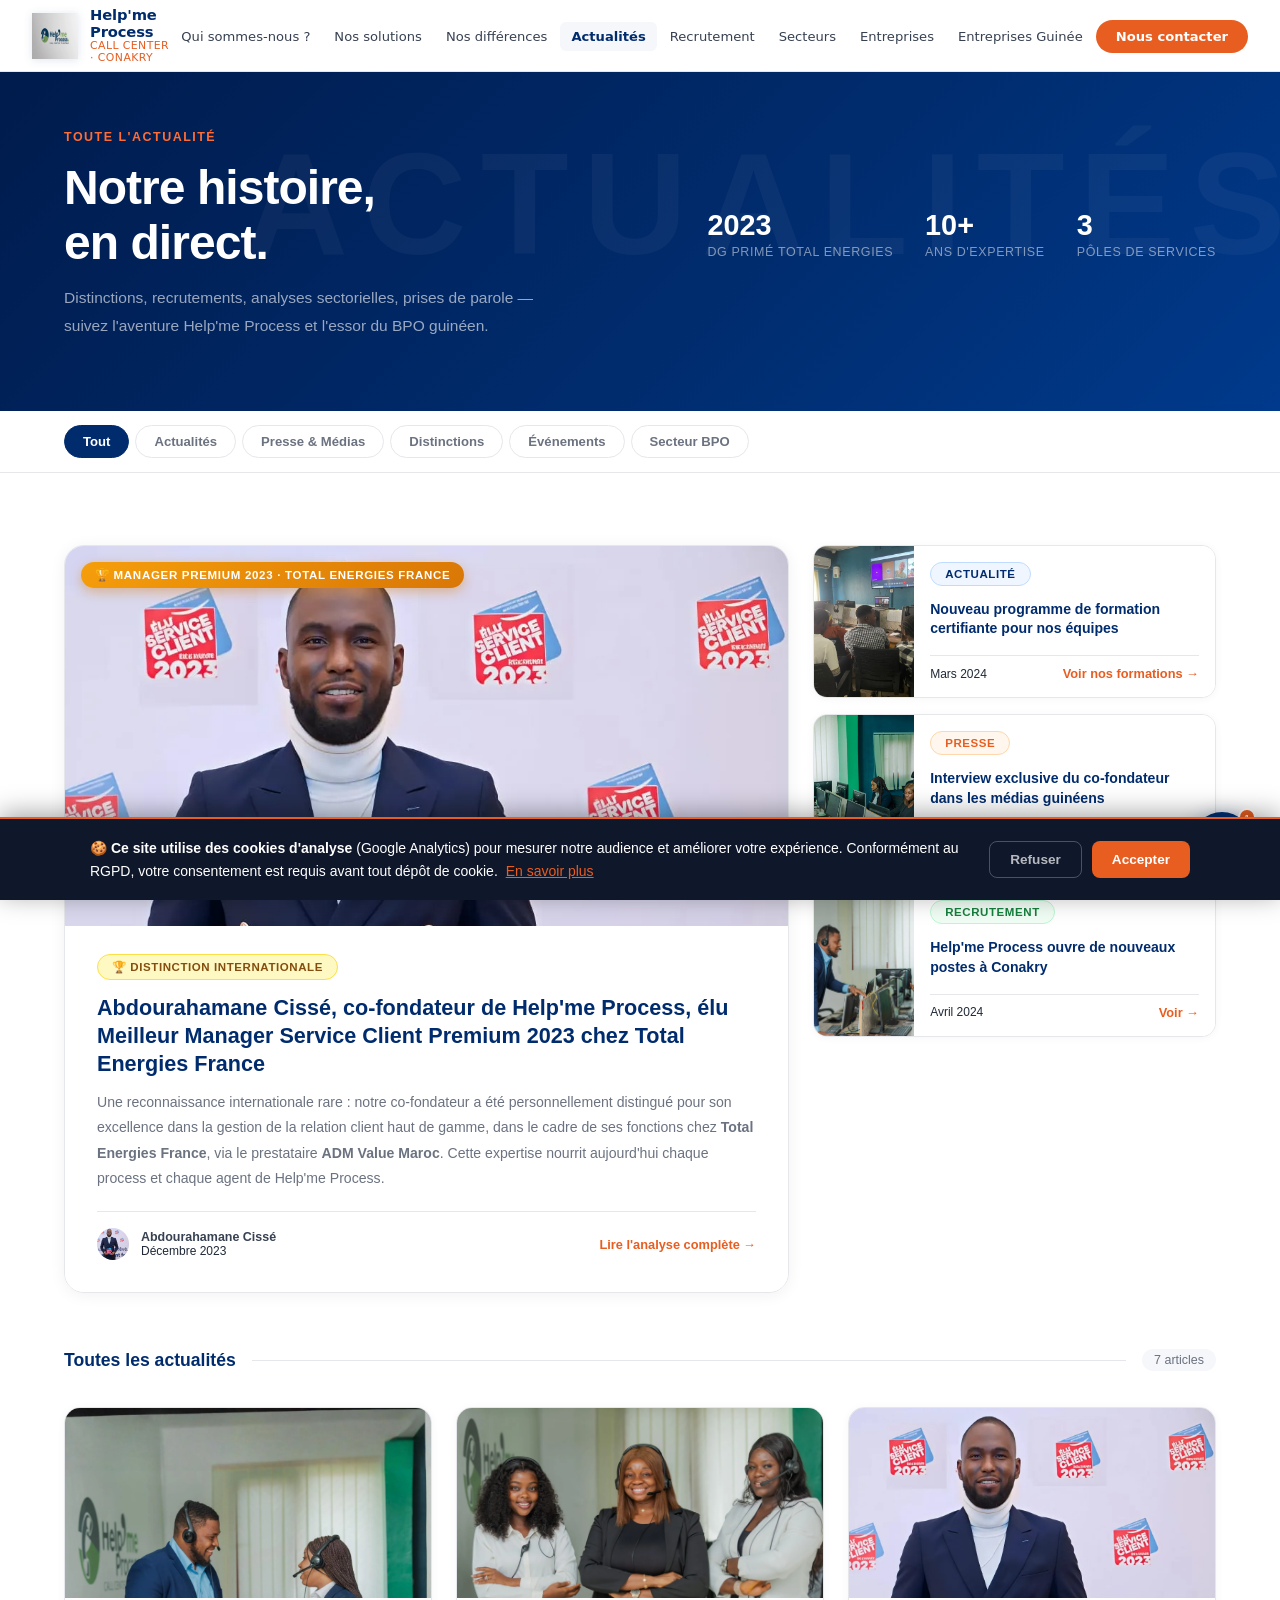
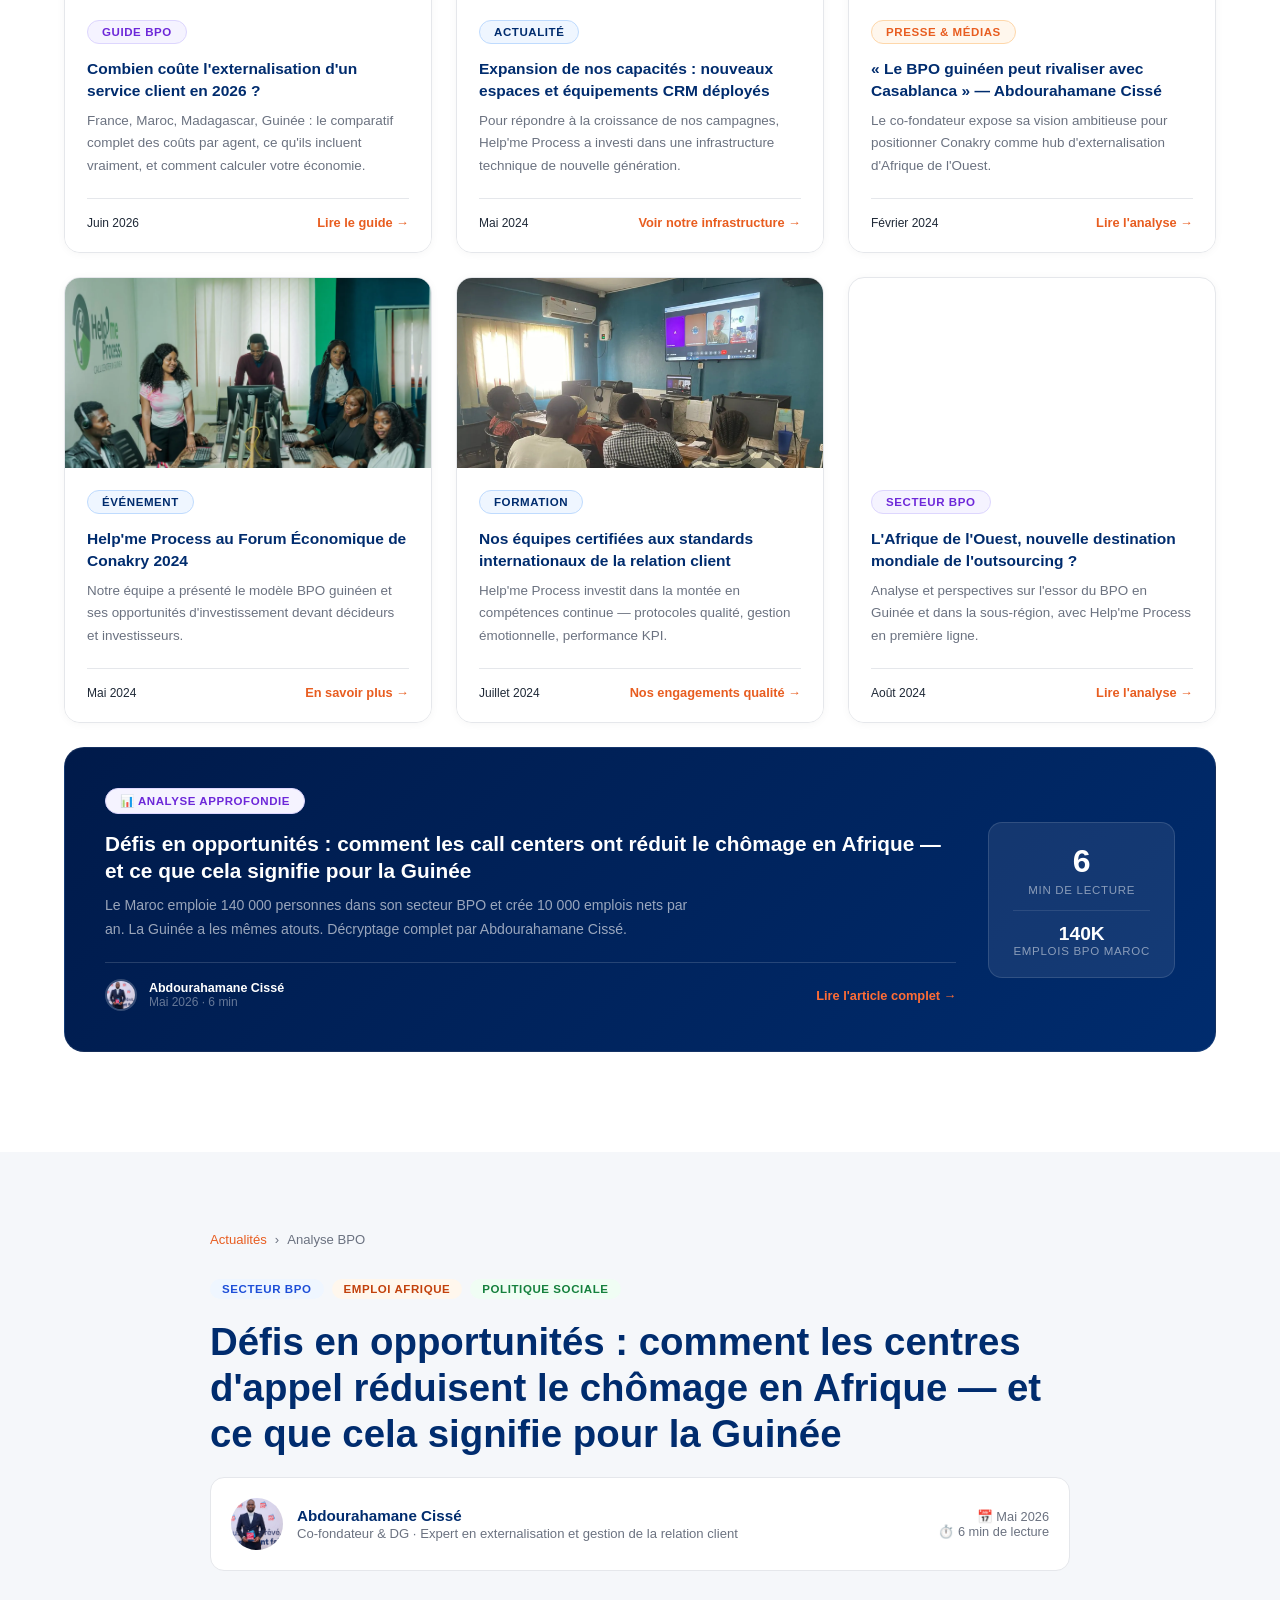
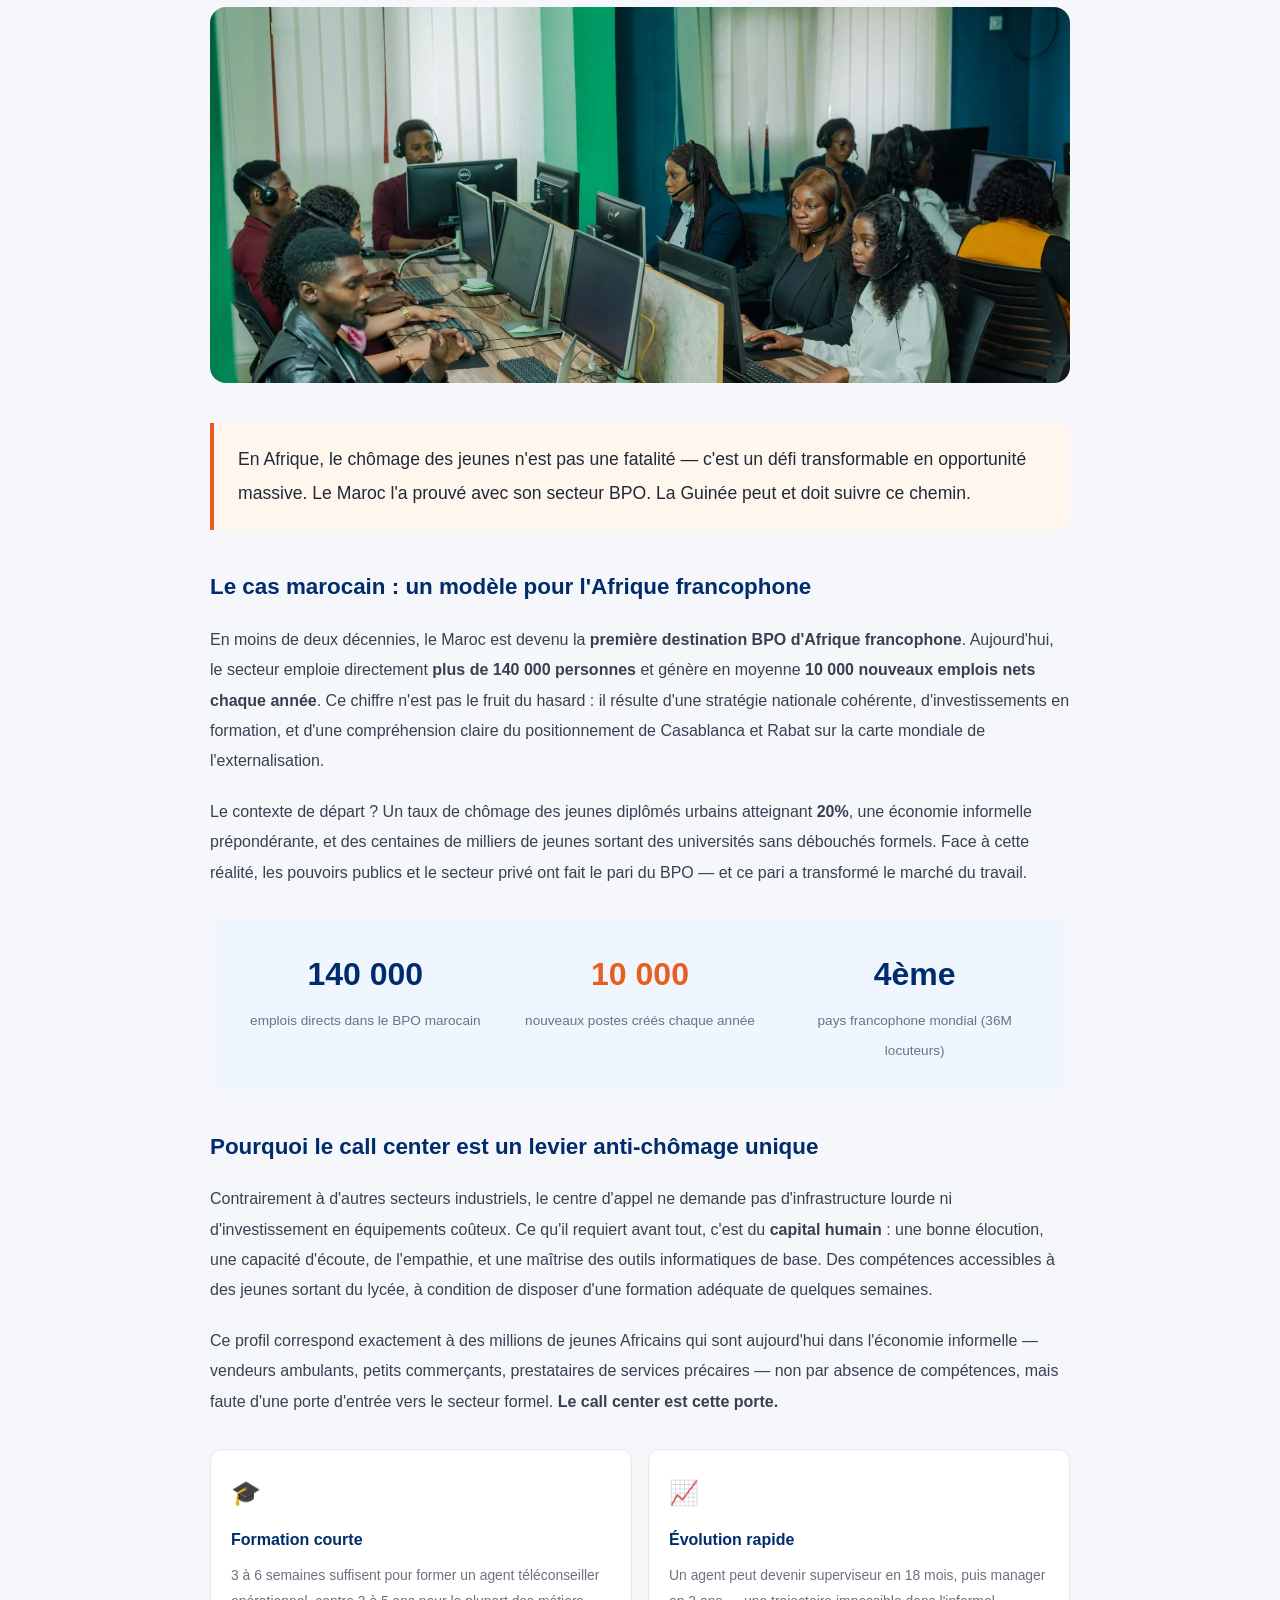
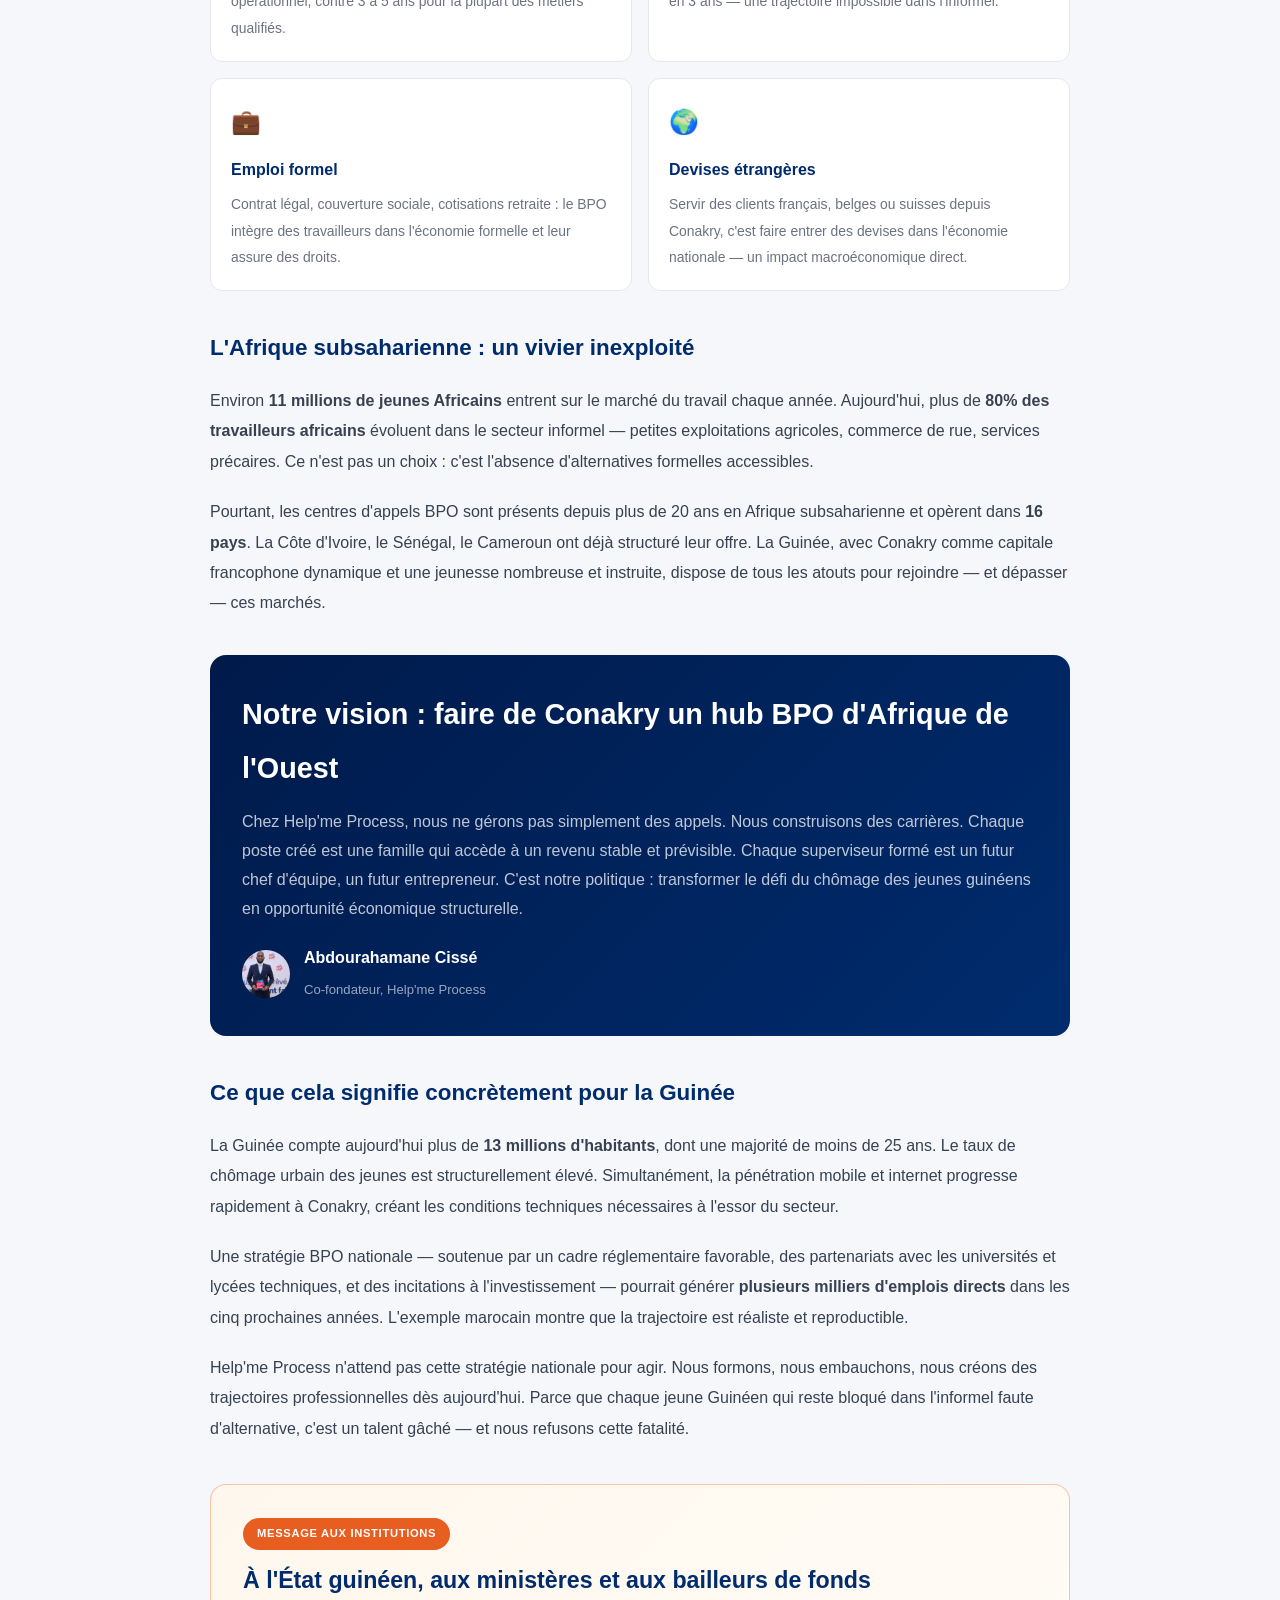
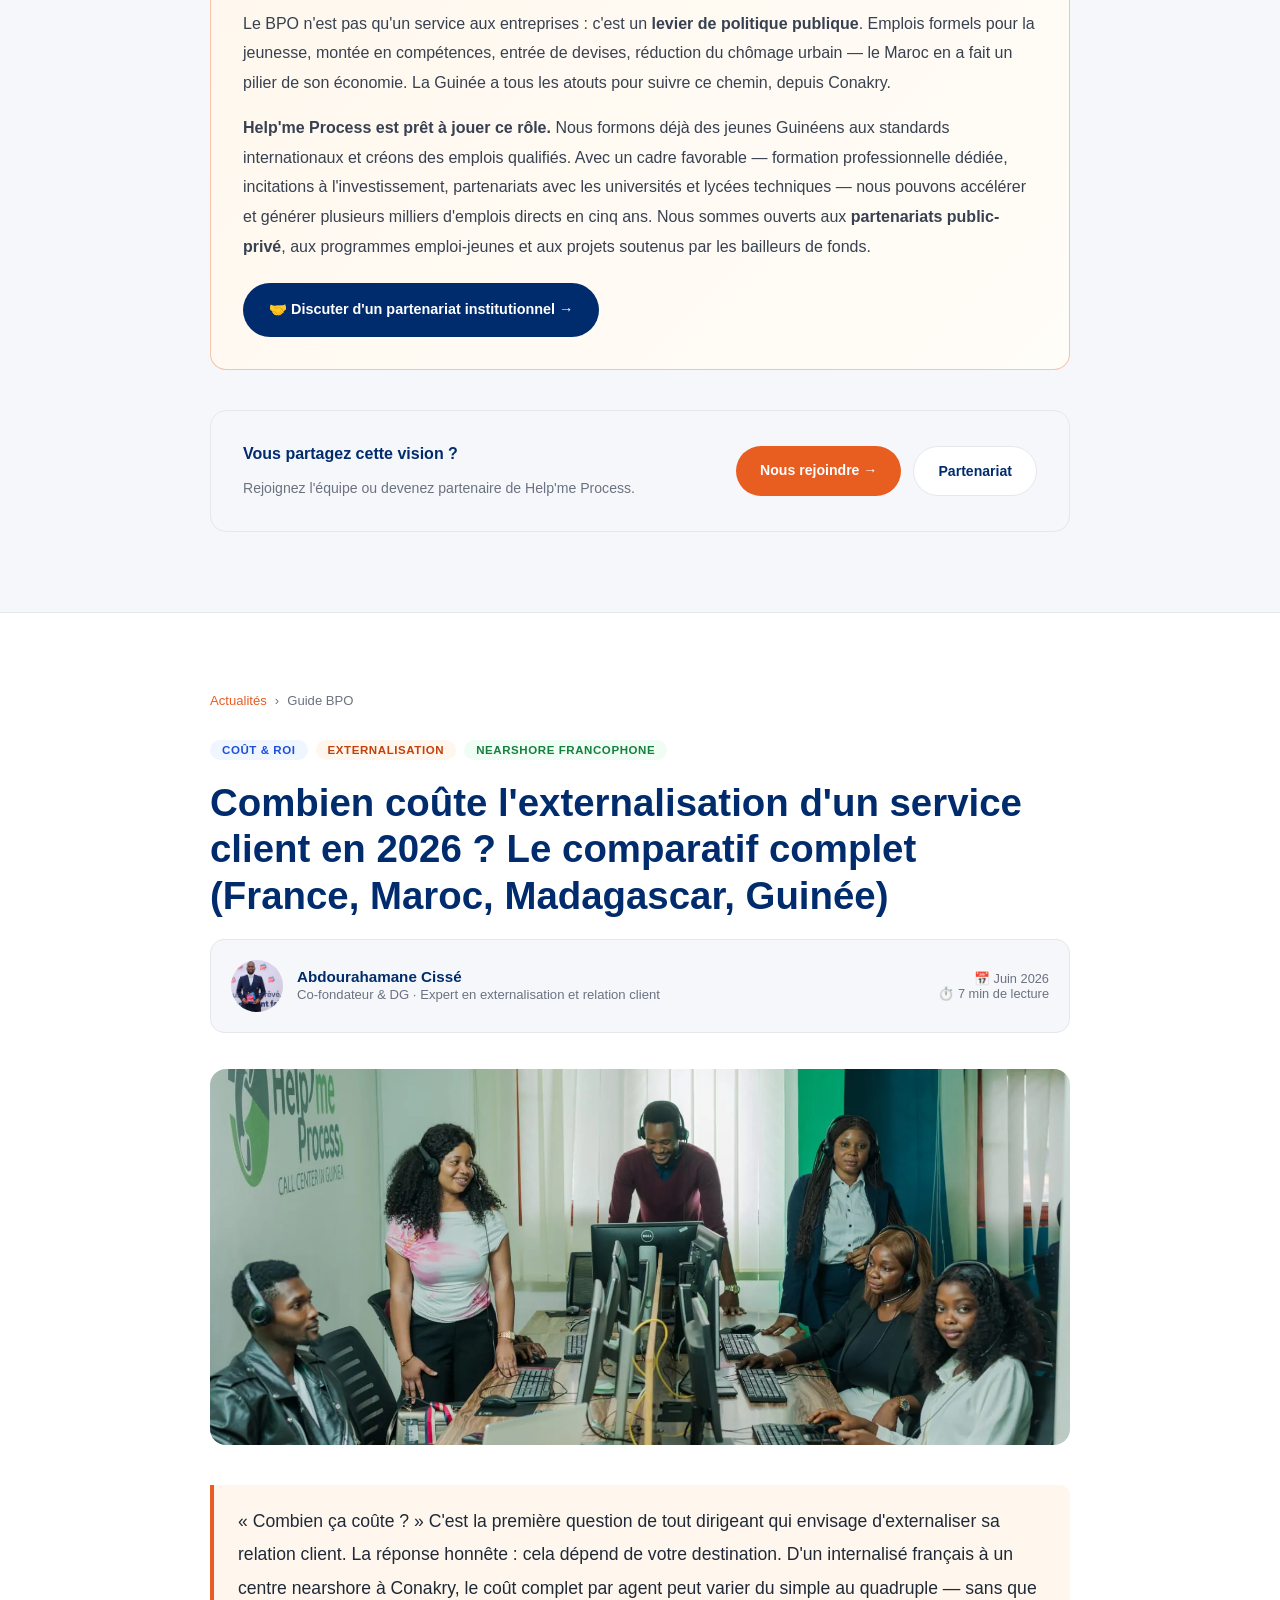
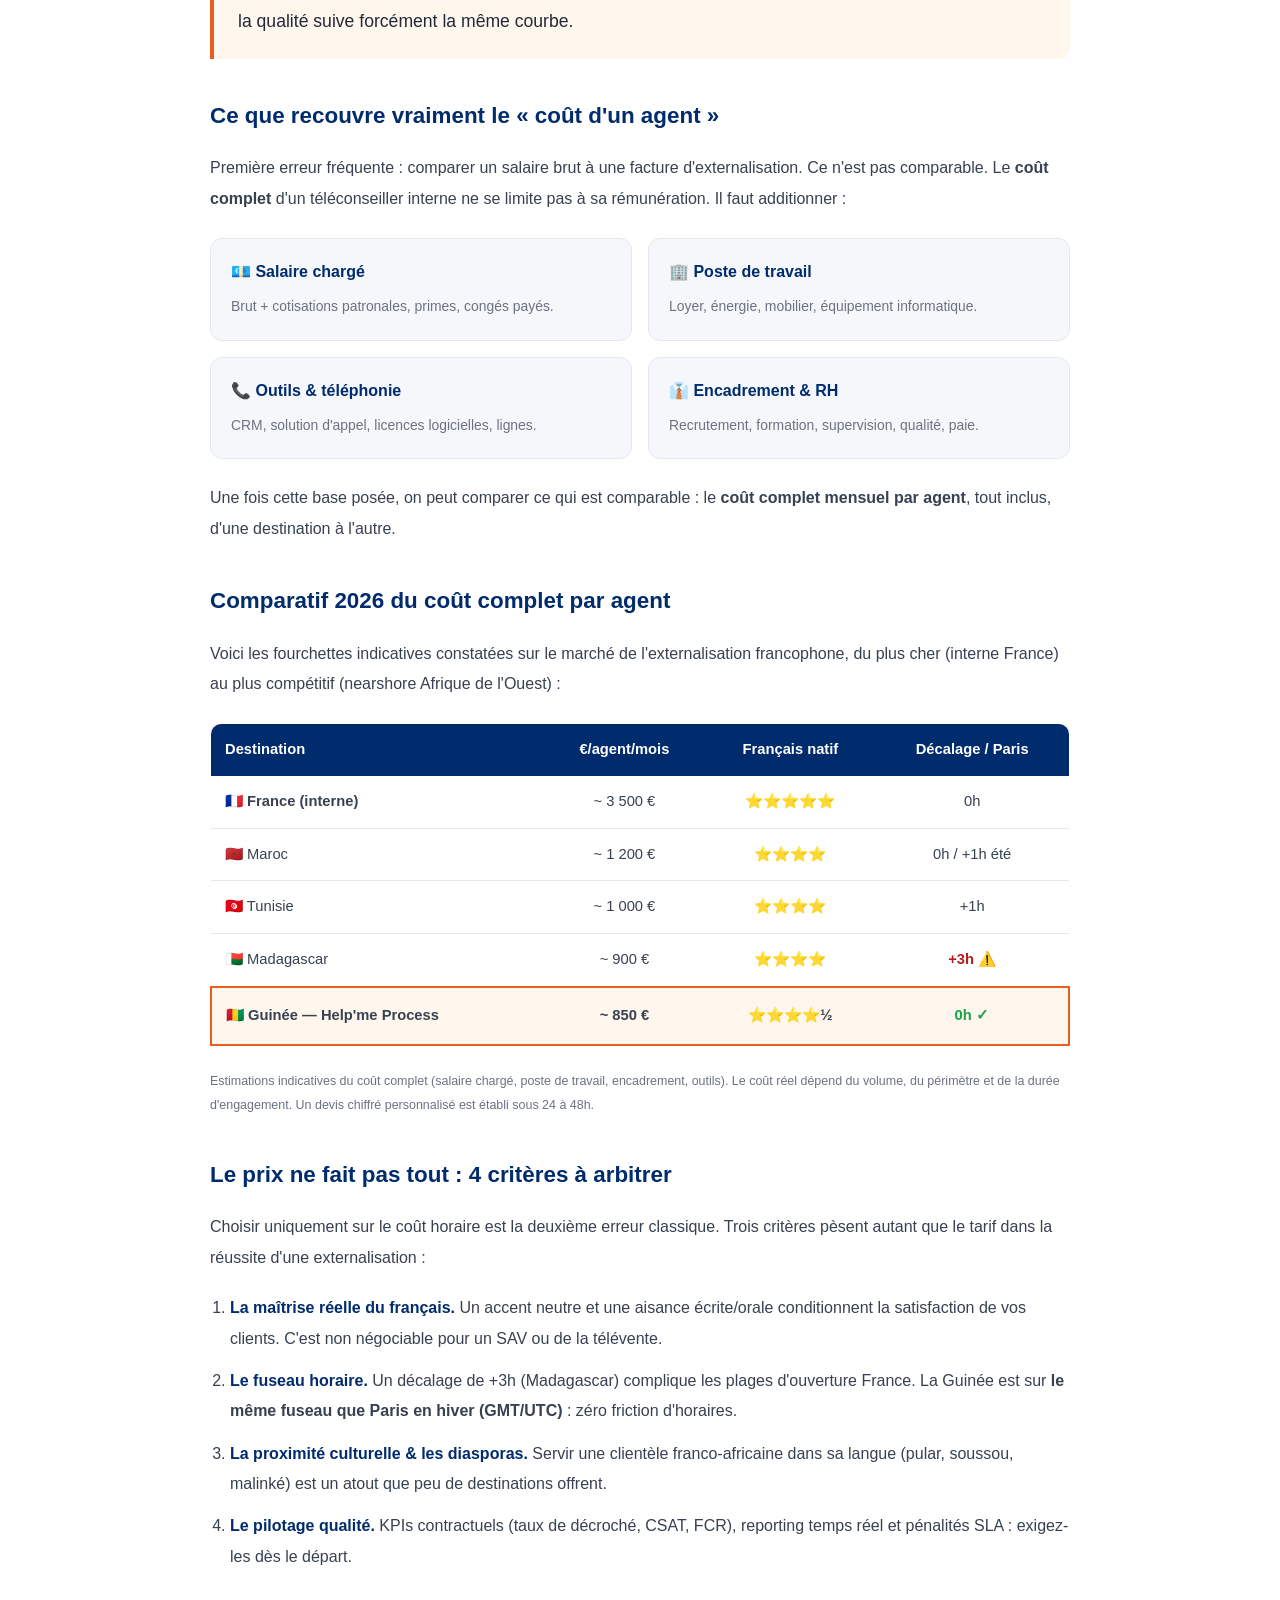
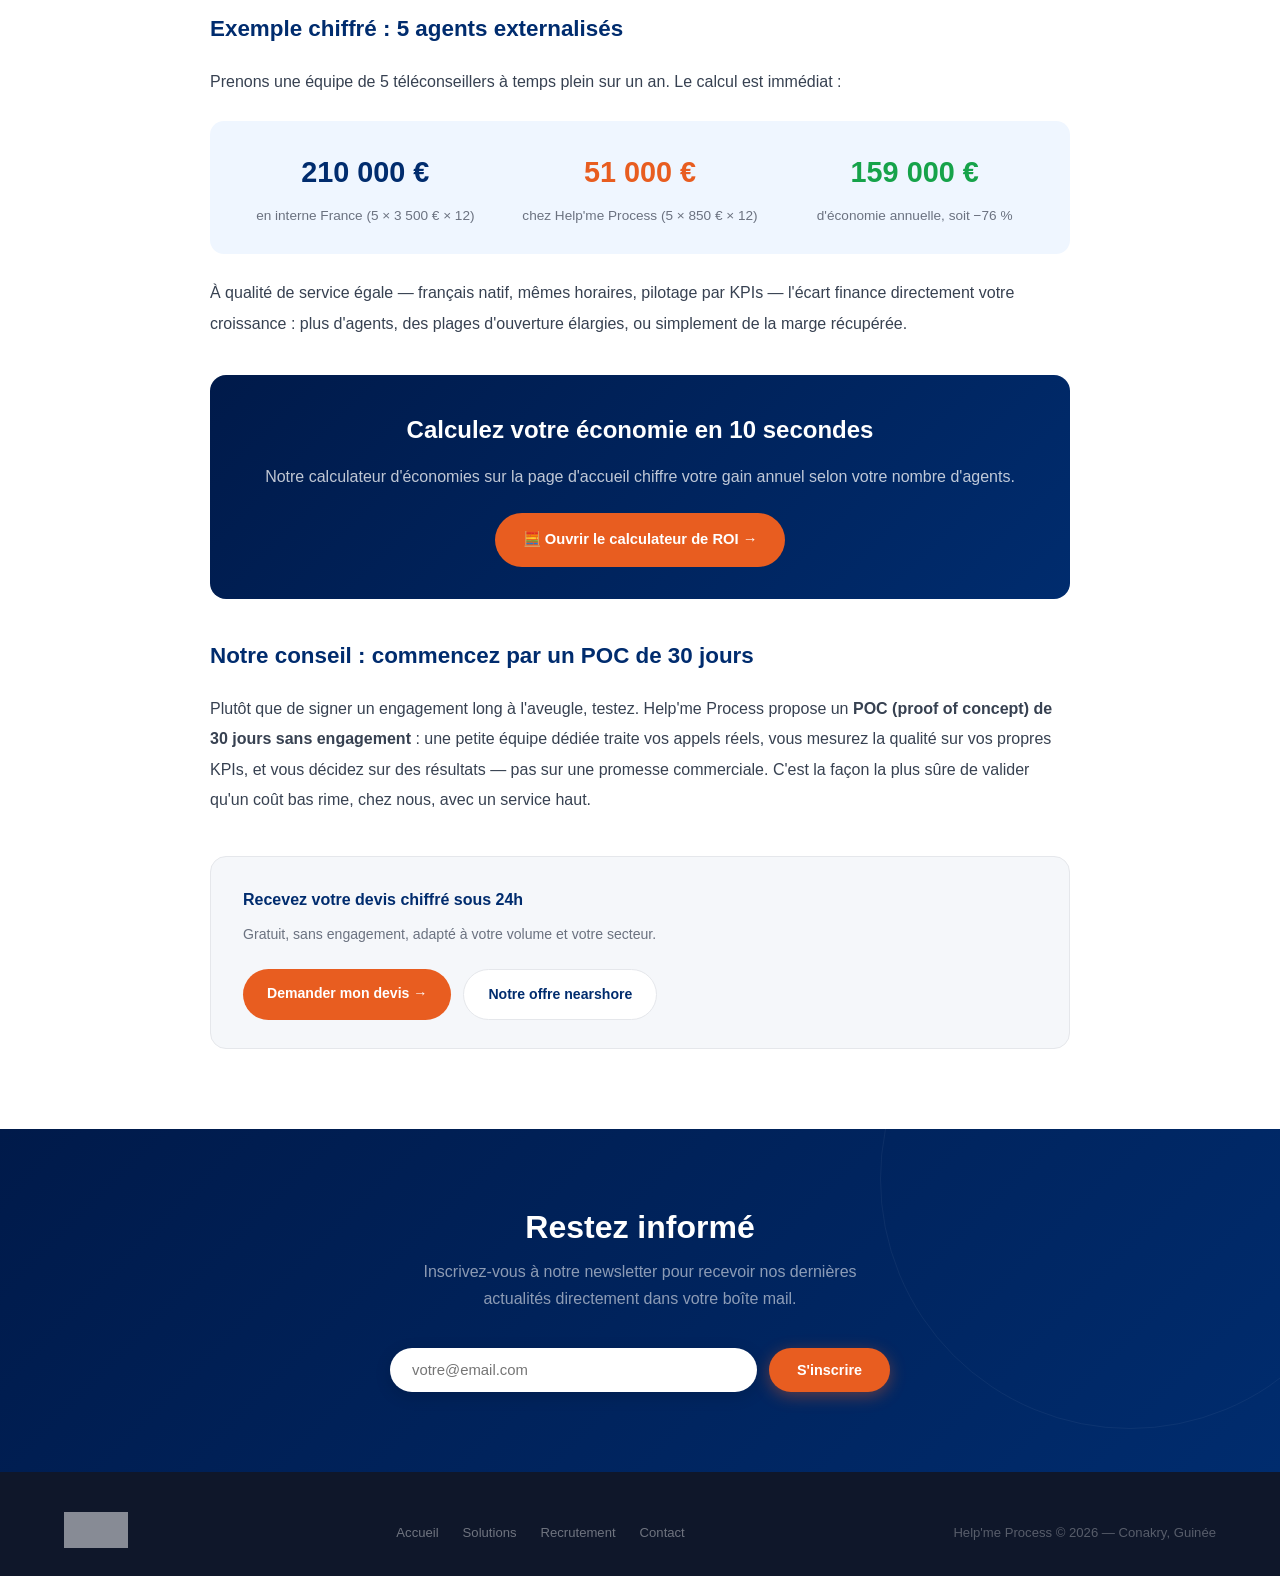
<file: actualites.html>
<!DOCTYPE html>
<html lang="fr">
<head>
  <meta charset="UTF-8"/>
  <meta name="viewport" content="width=device-width, initial-scale=1.0"/>
  <meta name="description" content="Actualités Help'me Process — Distinctions, formations, partenariats, vie d'entreprise du premier call center premium à Conakry."/>
  <title>Actualités | Help'me Process</title>
  <link rel="canonical" href="https://helpmeprocess.com/actualites.html"/>
  <meta property="og:title" content="Actualités | Help'me Process — Call Center Conakry"/>
  <meta property="og:description" content="Actualités Help'me Process — Distinctions, formations, partenariats, vie d'entreprise du premier call center premium à Conakry."/>
  <meta property="og:type" content="website"/>
  <meta property="og:locale" content="fr_FR"/>
  <meta property="og:url" content="https://helpmeprocess.com/actualites.html"/>
  <meta property="og:site_name" content="Help'me Process"/>
  <meta property="og:image" content="https://helpmeprocess.com/hero-team.jpeg"/>
  <meta property="og:image:alt" content="Équipe Help'me Process — centre d'appel à Conakry"/>
  <meta name="twitter:card" content="summary_large_image"/>
  <meta name="twitter:title" content="Actualités | Help'me Process"/>
  <meta name="twitter:description" content="Distinctions, formations, partenariats et vie d'entreprise du call center premium à Conakry."/>
  <meta name="twitter:image" content="https://helpmeprocess.com/hero-team.jpeg"/>
  <meta http-equiv="Content-Security-Policy" content="default-src 'self'; img-src 'self' data: https://img.youtube.com; style-src 'self' 'unsafe-inline' https://fonts.googleapis.com; font-src 'self' https://fonts.gstatic.com; script-src 'self' 'unsafe-inline'; frame-src https://www.youtube.com; connect-src 'self'; object-src 'none'; base-uri 'self'; form-action 'self'; frame-ancestors 'none'; upgrade-insecure-requests"/>
  <meta http-equiv="X-Content-Type-Options" content="nosniff"/>
  <meta name="referrer" content="strict-origin-when-cross-origin"/>
  <meta http-equiv="Permissions-Policy" content="geolocation=(), microphone=(), camera=(), payment=()"/>
  <meta name="theme-color" content="#002C6E"/>
    <link rel="icon" href="logo.jpeg" type="image/jpeg"/>
  <link rel="apple-touch-icon" href="logo.jpeg"/>
  <link rel="preconnect" href="https://fonts.googleapis.com"/>
  <link rel="preconnect" href="https://fonts.gstatic.com" crossorigin/>
  <link href="https://fonts.googleapis.com/css2?family=Inter:wght@300;400;500;600;700;800;900&display=swap" rel="stylesheet"/>
  <style>
    *,*::before,*::after{box-sizing:border-box;margin:0;padding:0}
    :root{
      --navy:#002C6E;--navy2:#003A8C;--navy3:#001A4A;
      --orange:#E85D20;--orange2:#FF6D35;
      --white:#fff;--light:#F5F7FA;--dark:#0F172A;
      --gray:#6B7280;--border:#E5E7EB;--text:#1F2937;--text2:#374151;
    }
    html{scroll-behavior:smooth}
    body{font-family:'Inter',sans-serif;color:var(--text);background:#fff;overflow-x:hidden;-webkit-font-smoothing:antialiased}

    /* NAV */
    nav{position:fixed;inset:0 0 auto;z-index:999;height:72px;display:flex;align-items:center;padding:0 64px;background:#fff;border-bottom:1px solid var(--border);transition:box-shadow .3s}
    nav.scrolled{box-shadow:0 2px 20px rgba(0,0,0,.08)}
    .nav-inner{display:flex;align-items:center;justify-content:space-between;width:100%;max-width:1280px;margin:0 auto}
    .nav-logo{display:flex;align-items:center;gap:12px;text-decoration:none}
    .nav-logo img{height:44px;display:block}
    .nav-logo-text strong{display:block;font-size:.92rem;font-weight:800;color:var(--navy)}
    .nav-logo-text span{display:block;font-size:.68rem;font-weight:500;color:var(--orange);letter-spacing:.04em;text-transform:uppercase}
    .nav-links{display:flex;align-items:center;gap:8px;list-style:none}
    .nav-links a{text-decoration:none;color:var(--text2);font-weight:500;font-size:.9rem;padding:8px 16px;border-radius:6px;transition:all .2s}
    .nav-links a:hover,.nav-links a.active{color:var(--navy);background:var(--light)}
    .nav-cta{background:var(--orange);color:#fff!important;padding:10px 24px!important;border-radius:50px!important;font-weight:600!important;font-size:.88rem!important}
    .nav-cta:hover{background:var(--orange2)!important}
    .burger{display:none;flex-direction:column;gap:5px;cursor:pointer;padding:4px}
    .burger span{width:24px;height:2px;background:var(--navy);border-radius:2px}
    .mob-nav{display:none;position:fixed;inset:72px 0 0;background:#fff;z-index:998;padding:24px;flex-direction:column;gap:4px;border-top:1px solid var(--border)}
    .mob-nav.open{display:flex}
    .mob-nav a{font-size:1rem;font-weight:500;color:var(--text2);text-decoration:none;padding:12px 16px;border-radius:8px}

    /* HERO PAGE */
    .page-hero{
      padding:130px 64px 72px;
      background:linear-gradient(135deg,var(--navy3) 0%,var(--navy) 60%,var(--navy2) 100%);
      position:relative;overflow:hidden;
    }
    .page-hero::after{
      content:'ACTUALITÉS';
      position:absolute;right:-20px;top:50%;transform:translateY(-50%);
      font-size:9rem;font-weight:900;color:rgba(255,255,255,.04);
      letter-spacing:.1em;white-space:nowrap;pointer-events:none;
    }
    .page-hero-inner{max-width:1280px;margin:0 auto;display:flex;align-items:center;justify-content:space-between;gap:40px;flex-wrap:wrap;position:relative}
    .page-hero-left .eyebrow{color:var(--orange2);font-size:.78rem;font-weight:700;text-transform:uppercase;letter-spacing:.12em;display:block;margin-bottom:16px}
    .page-hero-left h1{font-size:clamp(2rem,4vw,3rem);font-weight:900;color:#fff;letter-spacing:-.02em;margin-bottom:14px;line-height:1.15}
    .page-hero-left p{color:rgba(255,255,255,.6);font-size:.97rem;max-width:480px;line-height:1.75}
    .page-hero-stats{display:flex;gap:32px;flex-wrap:wrap}
    .ph-stat strong{display:block;font-size:1.8rem;font-weight:900;color:#fff}
    .ph-stat span{font-size:.78rem;color:rgba(255,255,255,.5);text-transform:uppercase;letter-spacing:.05em}

    /* FILTERS */
    .filters{background:#fff;border-bottom:1px solid var(--border);padding:0 64px;position:sticky;top:72px;z-index:10}
    .filters-inner{max-width:1280px;margin:0 auto;display:flex;gap:6px;align-items:center;overflow-x:auto;scrollbar-width:none;padding:14px 0}
    .filters-inner::-webkit-scrollbar{display:none}
    .filter-btn{
      white-space:nowrap;padding:8px 18px;border-radius:50px;border:1.5px solid var(--border);
      background:#fff;font-family:'Inter',sans-serif;font-size:.82rem;font-weight:600;
      color:var(--gray);cursor:pointer;transition:all .2s;flex-shrink:0;
    }
    .filter-btn:hover,.filter-btn.active{background:var(--navy);color:#fff;border-color:var(--navy)}

    /* SECTION NEWS */
    section.news{padding:72px 64px 100px;background:#fff}
    .news-wrap{max-width:1280px;margin:0 auto}

    /* FEATURED — magazine style */
    .news-featured{
      display:grid;grid-template-columns:1.8fr 1fr;gap:24px;
      margin-bottom:56px;
    }
    .art-big{
      border-radius:20px;overflow:hidden;
      box-shadow:0 2px 16px rgba(0,0,0,.06);
      display:flex;flex-direction:column;
      transition:all .35s;cursor:pointer;
      border:1px solid var(--border);
    }
    .art-big:hover{box-shadow:0 16px 56px rgba(0,44,110,.14);transform:translateY(-5px)}
    .art-img{overflow:hidden;position:relative}
    .art-img img{width:100%;height:100%;object-fit:cover;object-position:top center;transition:transform .6s ease}
    .art-big .art-img{height:340px}
    .art-big:hover .art-img img{transform:scale(1.04)}
    .art-award-ribbon{
      position:absolute;top:16px;left:16px;
      background:linear-gradient(135deg,#F59E0B,#D97706);
      color:#fff;font-size:.72rem;font-weight:800;text-transform:uppercase;letter-spacing:.06em;
      padding:6px 14px;border-radius:50px;display:flex;align-items:center;gap:6px;
      box-shadow:0 4px 12px rgba(217,119,6,.4);
    }
    .art-body{padding:28px 32px 32px;flex:1;display:flex;flex-direction:column;background:#fff}
    .art-cat{
      display:inline-flex;align-items:center;gap:6px;padding:5px 14px;border-radius:50px;
      font-size:.72rem;font-weight:700;letter-spacing:.05em;text-transform:uppercase;
      margin-bottom:14px;width:fit-content;
    }
    .cat-prix{background:#FEF9C3;color:#854D0E;border:1px solid #FDE047}
    .cat-actu{background:#EFF6FF;color:var(--navy);border:1px solid #BFDBFE}
    .cat-presse{background:#FFF7ED;color:var(--orange);border:1px solid #FED7AA}
    .cat-emploi{background:#F0FDF4;color:#15803D;border:1px solid #BBF7D0}
    .cat-bpo{background:#F5F3FF;color:#6D28D9;border:1px solid #DDD6FE}
    .art-body h2{font-size:1.35rem;font-weight:800;color:var(--navy);line-height:1.3;margin-bottom:12px}
    .art-body h3{font-size:1rem;font-weight:700;color:var(--navy);line-height:1.4;margin-bottom:8px}
    .art-body p{font-size:.88rem;color:var(--gray);line-height:1.8;flex:1;margin-bottom:0}
    .art-meta{display:flex;align-items:center;gap:12px;margin-top:20px;padding-top:16px;border-top:1px solid var(--border)}
    .art-ava{width:32px;height:32px;border-radius:50%;overflow:hidden;flex-shrink:0}
    .art-ava img{width:100%;height:100%;object-fit:cover;object-position:top center}
    .art-author{font-size:.78rem;font-weight:600;color:var(--text2)}
    .art-date{font-size:.75rem;color:var(--gray2)}
    .art-lire{
      margin-left:auto;display:inline-flex;align-items:center;gap:5px;
      color:var(--orange);font-weight:700;font-size:.8rem;text-decoration:none;
      transition:gap .2s,color .2s;white-space:nowrap;
    }
    .art-lire:hover{gap:10px;color:var(--orange2)}

    /* SIDE ARTICLES */
    .art-side{display:flex;flex-direction:column;gap:16px}
    .art-sm{
      border-radius:14px;overflow:hidden;border:1px solid var(--border);
      display:flex;flex-direction:row;transition:all .3s;cursor:pointer;background:#fff;
      box-shadow:0 1px 8px rgba(0,0,0,.04);
    }
    .art-sm:hover{box-shadow:0 8px 28px rgba(0,44,110,.1);transform:translateY(-3px)}
    .art-sm .art-img{width:100px;min-width:100px;height:auto}
    .art-sm .art-body{padding:16px;flex:1}
    .art-sm .art-body h3{font-size:.88rem;line-height:1.4;margin-bottom:6px}
    .art-sm .art-meta{margin-top:10px;padding-top:10px}

    /* SEPARATOR */
    .news-sep{display:flex;align-items:center;gap:16px;margin:48px 0 36px}
    .news-sep h2{font-size:1.1rem;font-weight:800;color:var(--navy);white-space:nowrap}
    .news-sep-line{flex:1;height:1px;background:var(--border)}
    .news-sep-count{font-size:.78rem;color:var(--gray);background:var(--light);padding:4px 12px;border-radius:50px;white-space:nowrap}

    /* GRID */
    .news-grid{display:grid;grid-template-columns:repeat(3,1fr);gap:24px}
    .art-card{
      border-radius:16px;overflow:hidden;border:1px solid var(--border);
      display:flex;flex-direction:column;transition:all .35s;cursor:pointer;background:#fff;
      box-shadow:0 1px 8px rgba(0,0,0,.04);
    }
    .art-card:hover{box-shadow:0 12px 40px rgba(0,44,110,.12);transform:translateY(-5px)}
    .art-card .art-img{height:190px}
    .art-card .art-body{padding:22px;flex:1;display:flex;flex-direction:column}
    .art-card .art-body h3{font-size:.97rem;margin-bottom:8px}
    .art-card .art-body p{font-size:.84rem;color:var(--gray);line-height:1.7;flex:1}

    /* ARTICLE FEATURED BPO (big analysis) */
    .art-analysis{
      background:linear-gradient(135deg,var(--navy3),var(--navy));
      border-radius:20px;padding:40px;display:grid;grid-template-columns:1fr auto;gap:32px;
      align-items:center;margin-top:24px;cursor:pointer;transition:all .3s;
      border:1px solid rgba(255,255,255,.08);
    }
    .art-analysis:hover{transform:translateY(-3px);box-shadow:0 16px 48px rgba(0,44,110,.3)}
    .art-analysis-txt h3{font-size:1.3rem;font-weight:800;color:#fff;margin-bottom:10px;line-height:1.3}
    .art-analysis-txt p{color:rgba(255,255,255,.6);font-size:.88rem;line-height:1.7;max-width:600px}
    .art-analysis-txt .art-meta{border-color:rgba(255,255,255,.15);margin-top:20px}
    .art-analysis-txt .art-date{color:rgba(255,255,255,.4)}
    .art-analysis-txt .art-lire{color:var(--orange2)}
    .art-analysis-badge{
      background:rgba(255,255,255,.08);border:1px solid rgba(255,255,255,.12);
      border-radius:14px;padding:20px 24px;text-align:center;flex-shrink:0;
    }
    .art-analysis-badge strong{display:block;font-size:2rem;font-weight:900;color:#fff}
    .art-analysis-badge span{font-size:.72rem;color:rgba(255,255,255,.5);text-transform:uppercase;letter-spacing:.06em}

    /* NEWSLETTER */
    .newsletter{
      background:linear-gradient(135deg,var(--navy3),var(--navy));
      padding:80px 64px;text-align:center;position:relative;overflow:hidden;
    }
    .newsletter::before{content:'';position:absolute;width:500px;height:500px;border-radius:50%;border:1px solid rgba(255,255,255,.05);top:-200px;right:-100px}
    .newsletter h2{font-size:2rem;font-weight:800;color:#fff;margin-bottom:12px;position:relative}
    .newsletter p{color:rgba(255,255,255,.55);margin-bottom:36px;position:relative;max-width:500px;margin-left:auto;margin-right:auto;line-height:1.7}
    .nl-form{display:flex;gap:12px;max-width:500px;margin:0 auto;flex-wrap:wrap;position:relative}
    .nl-input{flex:1;min-width:220px;padding:14px 22px;border-radius:50px;border:none;font-family:'Inter',sans-serif;font-size:.93rem;outline:none;box-shadow:0 4px 16px rgba(0,0,0,.15)}
    .nl-btn{padding:14px 28px;border-radius:50px;border:none;background:var(--orange);color:#fff;font-family:'Inter',sans-serif;font-weight:700;font-size:.9rem;cursor:pointer;transition:all .2s;box-shadow:0 4px 16px rgba(232,93,32,.4)}
    .nl-btn:hover{background:var(--orange2);transform:translateY(-2px)}

    /* FOOTER */
    footer{background:var(--dark);padding:40px 64px 24px}
    .ft-bottom{max-width:1280px;margin:0 auto;display:flex;justify-content:space-between;align-items:center;flex-wrap:wrap;gap:12px}
    .ft-bottom p{font-size:.82rem;color:rgba(255,255,255,.3)}
    .ft-logo img{height:36px;filter:brightness(0) invert(1);opacity:.5}
    .ft-links{display:flex;gap:24px}
    .ft-links a{color:rgba(255,255,255,.4);text-decoration:none;font-size:.82rem;transition:color .2s}
    .ft-links a:hover{color:#fff}

    /* FADE */
    .fi{opacity:0;transform:translateY(24px);transition:opacity .65s ease,transform .65s ease}
    .fi.on{opacity:1;transform:translateY(0)}
    .fi-d1{transition-delay:.1s}.fi-d2{transition-delay:.2s}.fi-d3{transition-delay:.3s}

    /* RESPONSIVE */
    @media(max-width:1100px){nav,.page-hero,.filters,section.news,.newsletter,footer{padding-left:32px;padding-right:32px}}
    @media(max-width:900px){
      .news-featured{grid-template-columns:1fr}
      .news-grid{grid-template-columns:1fr 1fr}
      .art-analysis{grid-template-columns:1fr}
      .art-analysis-badge{display:none}
    }
    @media(max-width:640px){
      .nav-links{display:none}.burger{display:flex}.nav-logo-text{display:none}
      .page-hero,.filters,section.news,.newsletter,footer{padding-left:20px;padding-right:20px}
      .news-grid{grid-template-columns:1fr}
      .nl-form{flex-direction:column}.nl-input,.nl-btn{width:100%;border-radius:12px}
      .art-analysis{padding:24px}
    }
  </style>
  <!-- Google Analytics 4 -->
  <script>
    window.dataLayer=window.dataLayer||[];function gtag(){dataLayer.push(arguments);}
    gtag('consent','default',{'analytics_storage':'denied','ad_storage':'denied'});
    function loadGA4(){
      if(document.getElementById('ga4script')) return;
      var s=document.createElement('script');
      s.id='ga4script';s.async=true;
      s.src='https://www.googletagmanager.com/gtag/js?id=G-37403M153P';
      document.head.appendChild(s);
      gtag('consent','update',{'analytics_storage':'granted'});
      gtag('js',new Date());gtag('config','G-37403M153P');
    }
    if(localStorage.getItem('hp_cookie_consent')==='granted') loadGA4();
  </script>
  <link rel="stylesheet" href="/nav.css"/>
</head>
<body>

<!-- Scroll Progress Bar -->
<div id="scrollProgress" style="position:fixed;top:0;left:0;height:3px;width:0;background:linear-gradient(90deg,var(--orange),#FFD700);z-index:10000;transition:width .1s ease-out;box-shadow:0 0 10px rgba(232,93,32,.5)"></div>

<!-- NAV -->
<nav id="nav">
  <div class="nav-inner">
    <a href="index.html" class="nav-logo">
      <picture><source srcset="logo.webp" type="image/webp"><img src="logo.jpeg" alt="Help'me Process" loading="lazy" decoding="async"/></picture>
      <div class="nav-logo-text"><strong>Help'me Process</strong><span>Call Center · Conakry</span></div>
    </a>
    <ul class="nav-links">
      <li><a href="index.html#about">Qui sommes-nous ?</a></li>
      <li><a href="index.html#services">Nos solutions</a></li>
      <li><a href="index.html#pourquoi">Nos différences</a></li>
      <li><a href="actualites.html" class="active">Actualités</a></li>
      <li><a href="recrutement.html">Recrutement</a></li>
      <li><a href="presentation-entreprises.html">Entreprises</a></li>
      <li><a href="index.html#contact" class="nav-cta">Nous contacter</a></li>
    </ul>
    <div class="burger" id="burger"><span></span><span></span><span></span></div>
  </div>
</nav>
<div class="mob-nav" id="mobnav">
  <a href="index.html" onclick="cm()">Accueil</a>
  <a href="index.html#services" onclick="cm()">Nos solutions</a>
  <a href="actualites.html" onclick="cm()">Actualités</a>
  <a href="recrutement.html" onclick="cm()">Recrutement</a>
  <a href="index.html#contact" onclick="cm()">Nous contacter →</a>
</div>

<!-- PAGE HERO -->
<div class="page-hero">
  <div class="page-hero-inner">
    <div class="page-hero-left">
      <span class="eyebrow">Toute l'actualité</span>
      <h1>Notre histoire,<br/>en direct.</h1>
      <p>Distinctions, recrutements, analyses sectorielles, prises de parole — suivez l'aventure Help'me Process et l'essor du BPO guinéen.</p>
    </div>
    <div class="page-hero-stats">
      <div class="ph-stat"><strong>2023</strong><span>DG primé Total Energies</span></div>
      <div class="ph-stat"><strong>10+</strong><span>Ans d'expertise</span></div>
      <div class="ph-stat"><strong>3</strong><span>Pôles de services</span></div>
    </div>
  </div>
</div>

<!-- FILTERS -->
<div class="filters">
  <div class="filters-inner">
    <button class="filter-btn active">Tout</button>
    <button class="filter-btn">Actualités</button>
    <button class="filter-btn cat-orange">Presse & Médias</button>
    <button class="filter-btn">Distinctions</button>
    <button class="filter-btn">Événements</button>
    <button class="filter-btn">Secteur BPO</button>
  </div>
</div>

<!-- ARTICLES -->
<section class="news">
  <div class="news-wrap">

    <!-- FEATURED -->
    <div class="news-featured fi">
      <article class="art-big">
        <div class="art-img" style="height:380px">
          <div class="art-award-ribbon">🏆 Manager Premium 2023 · Total Energies France</div>
          <picture><source srcset="award.webp" type="image/webp"><img src="award.jpeg" alt="Abdourahamane Cissé — Manager Service Client Premium Total Energies France 2023" style="object-position:top center" loading="lazy" decoding="async"/></picture>
        </div>
        <div class="art-body">
          <span class="art-cat cat-prix">🏆 Distinction internationale</span>
          <h2>Abdourahamane Cissé, co-fondateur de Help'me Process, élu Meilleur Manager Service Client Premium 2023 chez Total Energies France</h2>
          <p>Une reconnaissance internationale rare : notre co-fondateur a été personnellement distingué pour son excellence dans la gestion de la relation client haut de gamme, dans le cadre de ses fonctions chez <strong>Total Energies France</strong>, via le prestataire <strong>ADM Value Maroc</strong>. Cette expertise nourrit aujourd'hui chaque process et chaque agent de Help'me Process.</p>
          <div class="art-meta">
            <div class="art-ava"><picture><source srcset="award.webp" type="image/webp"><img src="award.jpeg" alt="Abdourahamane Cissé" loading="lazy" decoding="async"/></picture></div>
            <div>
              <div class="art-author">Abdourahamane Cissé</div>
              <div class="art-date">Décembre 2023</div>
            </div>
            <a href="#article-maroc" class="art-lire">Lire l'analyse complète →</a>
          </div>
        </div>
      </article>

      <div class="art-side fi fi-d1">
        <article class="art-sm">
          <div class="art-img"><picture><source srcset="training.webp" type="image/webp"><img src="training.jpeg" alt="Formation" loading="lazy" decoding="async"/></picture></div>
          <div class="art-body">
            <span class="art-cat cat-actu">Actualité</span>
            <h3>Nouveau programme de formation certifiante pour nos équipes</h3>
            <div class="art-meta">
              <span class="art-date">Mars 2024</span>
              <a href="recrutement.html" class="art-lire">Voir nos formations →</a>
            </div>
          </div>
        </article>
        <article class="art-sm">
          <div class="art-img"><picture><source srcset="open-space.webp" type="image/webp"><img src="open-space.jpeg" alt="Open space" loading="lazy" decoding="async"/></picture></div>
          <div class="art-body">
            <span class="art-cat cat-presse">Presse</span>
            <h3>Interview exclusive du co-fondateur dans les médias guinéens</h3>
            <div class="art-meta">
              <span class="art-date">Janvier 2024</span>
              <a href="index.html#fondateur" class="art-lire">Découvrir le fondateur →</a>
            </div>
          </div>
        </article>
        <article class="art-sm">
          <div class="art-img"><picture><source srcset="manager-coaching.webp" type="image/webp"><img src="manager-coaching.jpeg" alt="Coaching" loading="lazy" decoding="async"/></picture></div>
          <div class="art-body">
            <span class="art-cat cat-emploi">Recrutement</span>
            <h3>Help'me Process ouvre de nouveaux postes à Conakry</h3>
            <div class="art-meta">
              <span class="art-date">Avril 2024</span>
              <a href="recrutement.html" class="art-lire">Voir →</a>
            </div>
          </div>
        </article>
      </div>
    </div>

    <!-- SEPARATOR -->
    <div class="news-sep fi">
      <h2>Toutes les actualités</h2>
      <div class="news-sep-line"></div>
      <span class="news-sep-count">7 articles</span>
    </div>

    <!-- GRID -->
    <div class="news-grid">
      <!-- Article SEO : guide coût externalisation (requête acheteur à forte intention) -->
      <article class="art-card fi">
        <div class="art-img"><picture><source srcset="duo-agents.webp" type="image/webp"><img src="duo-agents.jpeg" alt="Agents de centre d'appel Help'me Process à Conakry" loading="lazy" decoding="async"/></picture></div>
        <div class="art-body">
          <span class="art-cat cat-bpo">Guide BPO</span>
          <h3>Combien coûte l'externalisation d'un service client en 2026 ?</h3>
          <p>France, Maroc, Madagascar, Guinée : le comparatif complet des coûts par agent, ce qu'ils incluent vraiment, et comment calculer votre économie.</p>
          <div class="art-meta">
            <span class="art-date">Juin 2026</span>
            <a href="#article-cout" class="art-lire">Lire le guide →</a>
          </div>
        </div>
      </article>

      <article class="art-card fi">
        <div class="art-img"><picture><source srcset="hero-team.webp" type="image/webp"><img src="hero-team.jpeg" alt="Équipe" loading="lazy" decoding="async"/></picture></div>
        <div class="art-body">
          <span class="art-cat cat-actu">Actualité</span>
          <h3>Expansion de nos capacités : nouveaux espaces et équipements CRM déployés</h3>
          <p>Pour répondre à la croissance de nos campagnes, Help'me Process a investi dans une infrastructure technique de nouvelle génération.</p>
          <div class="art-meta">
            <span class="art-date">Mai 2024</span>
            <a href="index.html#infrastructure" class="art-lire">Voir notre infrastructure →</a>
          </div>
        </div>
      </article>

      <article class="art-card fi fi-d1">
        <div class="art-img"><picture><source srcset="award.webp" type="image/webp"><img src="award.jpeg" alt="Abdourahamane Cissé" style="object-position:top center" loading="lazy" decoding="async"/></picture></div>
        <div class="art-body">
          <span class="art-cat cat-presse">Presse & Médias</span>
          <h3>« Le BPO guinéen peut rivaliser avec Casablanca » — Abdourahamane Cissé</h3>
          <p>Le co-fondateur expose sa vision ambitieuse pour positionner Conakry comme hub d'externalisation d'Afrique de l'Ouest.</p>
          <div class="art-meta">
            <span class="art-date">Février 2024</span>
            <a href="#article-maroc" class="art-lire">Lire l'analyse →</a>
          </div>
        </div>
      </article>

      <article class="art-card fi fi-d2">
        <div class="art-img"><picture><source srcset="team-office.webp" type="image/webp"><img src="team-office.jpeg" alt="Équipe" loading="lazy" decoding="async"/></picture></div>
        <div class="art-body">
          <span class="art-cat cat-actu">Événement</span>
          <h3>Help'me Process au Forum Économique de Conakry 2024</h3>
          <p>Notre équipe a présenté le modèle BPO guinéen et ses opportunités d'investissement devant décideurs et investisseurs.</p>
          <div class="art-meta">
            <span class="art-date">Mai 2024</span>
            <a href="presentation-entreprises.html" class="art-lire">En savoir plus →</a>
          </div>
        </div>
      </article>

      <article class="art-card fi">
        <div class="art-img"><picture><source srcset="training2.webp" type="image/webp"><img src="training2.jpeg" alt="Formation" loading="lazy" decoding="async"/></picture></div>
        <div class="art-body">
          <span class="art-cat cat-actu">Formation</span>
          <h3>Nos équipes certifiées aux standards internationaux de la relation client</h3>
          <p>Help'me Process investit dans la montée en compétences continue — protocoles qualité, gestion émotionnelle, performance KPI.</p>
          <div class="art-meta">
            <span class="art-date">Juillet 2024</span>
            <a href="index.html#pourquoi" class="art-lire">Nos engagements qualité →</a>
          </div>
        </div>
      </article>

      <article class="art-card fi fi-d1">
        <div class="art-img"><picture><source srcset="agents-travail.webp" type="image/webp"><img src="agents-travail.jpeg" alt="Agents" loading="lazy" decoding="async"/></picture></div>
        <div class="art-body">
          <span class="art-cat cat-bpo">Secteur BPO</span>
          <h3>L'Afrique de l'Ouest, nouvelle destination mondiale de l'outsourcing ?</h3>
          <p>Analyse et perspectives sur l'essor du BPO en Guinée et dans la sous-région, avec Help'me Process en première ligne.</p>
          <div class="art-meta">
            <span class="art-date">Août 2024</span>
            <a href="#article-maroc" class="art-lire">Lire l'analyse →</a>
          </div>
        </div>
      </article>
    </div>

    <!-- ARTICLE ANALYSE DARK -->
    <div class="art-analysis fi" onclick="document.getElementById('article-maroc').scrollIntoView({behavior:'smooth'})">
      <div class="art-analysis-txt">
        <span class="art-cat cat-bpo" style="margin-bottom:16px;display:inline-flex">📊 Analyse approfondie</span>
        <h3>Défis en opportunités : comment les call centers ont réduit le chômage en Afrique — et ce que cela signifie pour la Guinée</h3>
        <p>Le Maroc emploie 140 000 personnes dans son secteur BPO et crée 10 000 emplois nets par an. La Guinée a les mêmes atouts. Décryptage complet par Abdourahamane Cissé.</p>
        <div class="art-meta">
          <div class="art-ava" style="border:2px solid rgba(255,255,255,.2)"><picture><source srcset="award.webp" type="image/webp"><img src="award.jpeg" alt="Abdourahamane Cissé" loading="lazy" decoding="async"/></picture></div>
          <div><div class="art-author" style="color:#fff">Abdourahamane Cissé</div><div class="art-date">Mai 2026 · 6 min</div></div>
          <a href="#article-maroc" class="art-lire">Lire l'article complet →</a>
        </div>
      </div>
      <div class="art-analysis-badge">
        <strong>6</strong><span>min de lecture</span>
        <div style="margin-top:12px;padding-top:12px;border-top:1px solid rgba(255,255,255,.1)">
          <strong style="font-size:1.2rem">140K</strong><span style="display:block">emplois BPO Maroc</span>
        </div>
      </div>
    </div>

  </div>
</section>

<!-- ══ ARTICLE COMPLET : MAROC / AFRIQUE ══ -->
<section id="article-maroc" style="background:var(--light);padding:80px 64px">
  <div style="max-width:860px;margin:0 auto">
    <!-- Breadcrumb -->
    <div style="font-size:.82rem;color:var(--gray);margin-bottom:32px;display:flex;align-items:center;gap:8px">
      <a href="actualites.html" style="color:var(--orange);text-decoration:none">Actualités</a>
      <span>›</span><span>Analyse BPO</span>
    </div>

    <!-- Tags -->
    <div style="display:flex;flex-wrap:wrap;gap:8px;margin-bottom:20px">
      <span style="background:#EFF6FF;color:#1D4ED8;font-size:.72rem;font-weight:700;text-transform:uppercase;letter-spacing:.05em;padding:4px 12px;border-radius:50px">Secteur BPO</span>
      <span style="background:#FFF7ED;color:#C2410C;font-size:.72rem;font-weight:700;text-transform:uppercase;letter-spacing:.05em;padding:4px 12px;border-radius:50px">Emploi Afrique</span>
      <span style="background:#F0FDF4;color:#15803D;font-size:.72rem;font-weight:700;text-transform:uppercase;letter-spacing:.05em;padding:4px 12px;border-radius:50px">Politique sociale</span>
    </div>

    <!-- Title -->
    <h1 style="font-size:clamp(1.6rem,3vw,2.4rem);font-weight:900;color:var(--navy);line-height:1.2;margin-bottom:20px">
      Défis en opportunités : comment les centres d'appel réduisent le chômage en Afrique — et ce que cela signifie pour la Guinée
    </h1>

    <!-- Author -->
    <div style="display:flex;align-items:center;gap:14px;padding:20px;background:#fff;border-radius:14px;border:1px solid var(--border);margin-bottom:36px">
      <div style="width:52px;height:52px;border-radius:50%;overflow:hidden;flex-shrink:0">
        <picture><source srcset="award.webp" type="image/webp"><img src="award.jpeg" style="width:100%;height:100%;object-fit:cover;object-position:top center" alt="Abdourahamane Cissé" loading="lazy" decoding="async"/></picture>
      </div>
      <div>
        <strong style="display:block;font-size:.95rem;color:var(--navy)">Abdourahamane Cissé</strong>
        <span style="font-size:.82rem;color:var(--gray)">Co-fondateur & DG · Expert en externalisation et gestion de la relation client</span>
      </div>
      <div style="margin-left:auto;text-align:right;font-size:.8rem;color:var(--gray)">
        <span style="display:block">📅 Mai 2026</span>
        <span>⏱️ 6 min de lecture</span>
      </div>
    </div>

    <!-- Cover image -->
    <div style="border-radius:16px;overflow:hidden;margin-bottom:40px;aspect-ratio:16/7">
      <picture><source srcset="open-space.webp" type="image/webp"><img src="open-space.jpeg" style="width:100%;height:100%;object-fit:cover" alt="Centre d'appel Help'me Process" loading="lazy" decoding="async"/></picture>
    </div>

    <!-- Article body -->
    <div style="font-size:1rem;line-height:1.9;color:var(--text2)">

      <p style="font-size:1.1rem;font-weight:500;color:var(--text);margin-bottom:28px;padding:20px 24px;border-left:4px solid var(--orange);background:#FFF7ED;border-radius:0 10px 10px 0">
        En Afrique, le chômage des jeunes n'est pas une fatalité — c'est un défi transformable en opportunité massive. Le Maroc l'a prouvé avec son secteur BPO. La Guinée peut et doit suivre ce chemin.
      </p>

      <h2 style="font-size:1.4rem;font-weight:800;color:var(--navy);margin:36px 0 16px">Le cas marocain : un modèle pour l'Afrique francophone</h2>
      <p style="margin-bottom:20px">
        En moins de deux décennies, le Maroc est devenu la <strong>première destination BPO d'Afrique francophone</strong>. Aujourd'hui, le secteur emploie directement <strong>plus de 140 000 personnes</strong> et génère en moyenne <strong>10 000 nouveaux emplois nets chaque année</strong>. Ce chiffre n'est pas le fruit du hasard : il résulte d'une stratégie nationale cohérente, d'investissements en formation, et d'une compréhension claire du positionnement de Casablanca et Rabat sur la carte mondiale de l'externalisation.
      </p>
      <p style="margin-bottom:20px">
        Le contexte de départ ? Un taux de chômage des jeunes diplômés urbains atteignant <strong>20%</strong>, une économie informelle prépondérante, et des centaines de milliers de jeunes sortant des universités sans débouchés formels. Face à cette réalité, les pouvoirs publics et le secteur privé ont fait le pari du BPO — et ce pari a transformé le marché du travail.
      </p>

      <div style="background:#EFF6FF;border-radius:14px;padding:24px 28px;margin:32px 0;display:grid;grid-template-columns:repeat(3,1fr);gap:20px;text-align:center">
        <div><strong style="display:block;font-size:2rem;font-weight:900;color:var(--navy)">140 000</strong><span style="font-size:.85rem;color:var(--gray)">emplois directs dans le BPO marocain</span></div>
        <div><strong style="display:block;font-size:2rem;font-weight:900;color:var(--orange)">10 000</strong><span style="font-size:.85rem;color:var(--gray)">nouveaux postes créés chaque année</span></div>
        <div><strong style="display:block;font-size:2rem;font-weight:900;color:var(--navy)">4ème</strong><span style="font-size:.85rem;color:var(--gray)">pays francophone mondial (36M locuteurs)</span></div>
      </div>

      <h2 style="font-size:1.4rem;font-weight:800;color:var(--navy);margin:36px 0 16px">Pourquoi le call center est un levier anti-chômage unique</h2>
      <p style="margin-bottom:20px">
        Contrairement à d'autres secteurs industriels, le centre d'appel ne demande pas d'infrastructure lourde ni d'investissement en équipements coûteux. Ce qu'il requiert avant tout, c'est du <strong>capital humain</strong> : une bonne élocution, une capacité d'écoute, de l'empathie, et une maîtrise des outils informatiques de base. Des compétences accessibles à des jeunes sortant du lycée, à condition de disposer d'une formation adéquate de quelques semaines.
      </p>
      <p style="margin-bottom:20px">
        Ce profil correspond exactement à des millions de jeunes Africains qui sont aujourd'hui dans l'économie informelle — vendeurs ambulants, petits commerçants, prestataires de services précaires — non par absence de compétences, mais faute d'une porte d'entrée vers le secteur formel. <strong>Le call center est cette porte.</strong>
      </p>

      <div style="display:grid;grid-template-columns:1fr 1fr;gap:16px;margin:32px 0">
        <div style="background:#fff;border:1px solid var(--border);border-radius:12px;padding:20px">
          <div style="font-size:1.5rem;margin-bottom:10px">🎓</div>
          <strong style="display:block;color:var(--navy);margin-bottom:6px">Formation courte</strong>
          <p style="font-size:.87rem;color:var(--gray)">3 à 6 semaines suffisent pour former un agent téléconseiller opérationnel, contre 3 à 5 ans pour la plupart des métiers qualifiés.</p>
        </div>
        <div style="background:#fff;border:1px solid var(--border);border-radius:12px;padding:20px">
          <div style="font-size:1.5rem;margin-bottom:10px">📈</div>
          <strong style="display:block;color:var(--navy);margin-bottom:6px">Évolution rapide</strong>
          <p style="font-size:.87rem;color:var(--gray)">Un agent peut devenir superviseur en 18 mois, puis manager en 3 ans — une trajectoire impossible dans l'informel.</p>
        </div>
        <div style="background:#fff;border:1px solid var(--border);border-radius:12px;padding:20px">
          <div style="font-size:1.5rem;margin-bottom:10px">💼</div>
          <strong style="display:block;color:var(--navy);margin-bottom:6px">Emploi formel</strong>
          <p style="font-size:.87rem;color:var(--gray)">Contrat légal, couverture sociale, cotisations retraite : le BPO intègre des travailleurs dans l'économie formelle et leur assure des droits.</p>
        </div>
        <div style="background:#fff;border:1px solid var(--border);border-radius:12px;padding:20px">
          <div style="font-size:1.5rem;margin-bottom:10px">🌍</div>
          <strong style="display:block;color:var(--navy);margin-bottom:6px">Devises étrangères</strong>
          <p style="font-size:.87rem;color:var(--gray)">Servir des clients français, belges ou suisses depuis Conakry, c'est faire entrer des devises dans l'économie nationale — un impact macroéconomique direct.</p>
        </div>
      </div>

      <h2 style="font-size:1.4rem;font-weight:800;color:var(--navy);margin:36px 0 16px">L'Afrique subsaharienne : un vivier inexploité</h2>
      <p style="margin-bottom:20px">
        Environ <strong>11 millions de jeunes Africains</strong> entrent sur le marché du travail chaque année. Aujourd'hui, plus de <strong>80% des travailleurs africains</strong> évoluent dans le secteur informel — petites exploitations agricoles, commerce de rue, services précaires. Ce n'est pas un choix : c'est l'absence d'alternatives formelles accessibles.
      </p>
      <p style="margin-bottom:20px">
        Pourtant, les centres d'appels BPO sont présents depuis plus de 20 ans en Afrique subsaharienne et opèrent dans <strong>16 pays</strong>. La Côte d'Ivoire, le Sénégal, le Cameroun ont déjà structuré leur offre. La Guinée, avec Conakry comme capitale francophone dynamique et une jeunesse nombreuse et instruite, dispose de tous les atouts pour rejoindre — et dépasser — ces marchés.
      </p>

      <div style="background:linear-gradient(135deg,var(--navy3),var(--navy));border-radius:16px;padding:32px;margin:36px 0;color:#fff">
        <div style="font-size:1.8rem;font-weight:900;margin-bottom:12px">Notre vision : faire de Conakry un hub BPO d'Afrique de l'Ouest</div>
        <p style="color:rgba(255,255,255,.75);line-height:1.8;margin-bottom:20px">
          Chez Help'me Process, nous ne gérons pas simplement des appels. Nous construisons des carrières. Chaque poste créé est une famille qui accède à un revenu stable et prévisible. Chaque superviseur formé est un futur chef d'équipe, un futur entrepreneur. C'est notre politique : transformer le défi du chômage des jeunes guinéens en opportunité économique structurelle.
        </p>
        <div style="display:flex;align-items:center;gap:14px">
          <div style="width:48px;height:48px;border-radius:50%;overflow:hidden;flex-shrink:0">
            <picture><source srcset="award.webp" type="image/webp"><img src="award.jpeg" alt="Abdourahamane Cissé, co-fondateur de Help'me Process" style="width:100%;height:100%;object-fit:cover;object-position:top center" loading="lazy" decoding="async"/></picture>
          </div>
          <div>
            <strong style="display:block;color:#fff">Abdourahamane Cissé</strong>
            <span style="font-size:.82rem;color:rgba(255,255,255,.6)">Co-fondateur, Help'me Process</span>
          </div>
        </div>
      </div>

      <h2 style="font-size:1.4rem;font-weight:800;color:var(--navy);margin:36px 0 16px">Ce que cela signifie concrètement pour la Guinée</h2>
      <p style="margin-bottom:20px">
        La Guinée compte aujourd'hui plus de <strong>13 millions d'habitants</strong>, dont une majorité de moins de 25 ans. Le taux de chômage urbain des jeunes est structurellement élevé. Simultanément, la pénétration mobile et internet progresse rapidement à Conakry, créant les conditions techniques nécessaires à l'essor du secteur.
      </p>
      <p style="margin-bottom:20px">
        Une stratégie BPO nationale — soutenue par un cadre réglementaire favorable, des partenariats avec les universités et lycées techniques, et des incitations à l'investissement — pourrait générer <strong>plusieurs milliers d'emplois directs</strong> dans les cinq prochaines années. L'exemple marocain montre que la trajectoire est réaliste et reproductible.
      </p>
      <p style="margin-bottom:20px">
        Help'me Process n'attend pas cette stratégie nationale pour agir. Nous formons, nous embauchons, nous créons des trajectoires professionnelles dès aujourd'hui. Parce que chaque jeune Guinéen qui reste bloqué dans l'informel faute d'alternative, c'est un talent gâché — et nous refusons cette fatalité.
      </p>

      <!-- PLAIDOYER INSTITUTIONNEL -->
      <div style="background:linear-gradient(135deg,#FFF7ED,#FFFDF8);border:1px solid rgba(232,93,32,.35);border-radius:16px;padding:32px;margin:40px 0">
        <span style="display:inline-block;background:var(--orange);color:#fff;font-size:.7rem;font-weight:800;text-transform:uppercase;letter-spacing:.06em;padding:5px 14px;border-radius:50px;margin-bottom:16px">Message aux institutions</span>
        <h2 style="font-size:1.45rem;font-weight:900;color:var(--navy);margin:0 0 14px;line-height:1.25">À l'État guinéen, aux ministères et aux bailleurs de fonds</h2>
        <p style="margin-bottom:16px;color:var(--text2);line-height:1.85">
          Le BPO n'est pas qu'un service aux entreprises : c'est un <strong>levier de politique publique</strong>. Emplois formels pour la jeunesse, montée en compétences, entrée de devises, réduction du chômage urbain — le Maroc en a fait un pilier de son économie. La Guinée a tous les atouts pour suivre ce chemin, depuis Conakry.
        </p>
        <p style="margin-bottom:22px;color:var(--text2);line-height:1.85">
          <strong>Help'me Process est prêt à jouer ce rôle.</strong> Nous formons déjà des jeunes Guinéens aux standards internationaux et créons des emplois qualifiés. Avec un cadre favorable — formation professionnelle dédiée, incitations à l'investissement, partenariats avec les universités et lycées techniques — nous pouvons accélérer et générer plusieurs milliers d'emplois directs en cinq ans. Nous sommes ouverts aux <strong>partenariats public-privé</strong>, aux programmes emploi-jeunes et aux projets soutenus par les bailleurs de fonds.
        </p>
        <a href="index.html#contact" style="display:inline-flex;align-items:center;gap:8px;padding:13px 26px;background:var(--navy);color:#fff;border-radius:50px;text-decoration:none;font-weight:700;font-size:.9rem">🤝 Discuter d'un partenariat institutionnel →</a>
      </div>

      <!-- CTA -->
      <div style="background:var(--light);border-radius:16px;padding:28px 32px;margin-top:40px;display:flex;align-items:center;justify-content:space-between;flex-wrap:wrap;gap:20px;border:1px solid var(--border)">
        <div>
          <strong style="display:block;font-size:1rem;color:var(--navy);margin-bottom:4px">Vous partagez cette vision ?</strong>
          <span style="font-size:.88rem;color:var(--gray)">Rejoignez l'équipe ou devenez partenaire de Help'me Process.</span>
        </div>
        <div style="display:flex;gap:12px;flex-wrap:wrap">
          <a href="recrutement.html" style="padding:11px 24px;background:var(--orange);color:#fff;border-radius:50px;text-decoration:none;font-weight:600;font-size:.88rem">Nous rejoindre →</a>
          <a href="index.html#contact" style="padding:11px 24px;background:#fff;color:var(--navy);border-radius:50px;text-decoration:none;font-weight:600;font-size:.88rem;border:1.5px solid var(--border)">Partenariat</a>
        </div>
      </div>
    </div>
  </div>
</section>

<!-- ══════════ ARTICLE SEO — COÛT EXTERNALISATION ══════════ -->
<!-- Article de fond optimisé pour requêtes acheteur : « coût externalisation
     service client », « prix call center externalisé », « tarif BPO 2026 ».
     Données reprises du comparatif de l'accueil (850 € vs 3 500 €). -->
<section id="article-cout" style="background:#fff;padding:80px 64px;border-top:1px solid var(--border)">
  <div style="max-width:860px;margin:0 auto">
    <!-- Breadcrumb -->
    <div style="font-size:.82rem;color:var(--gray);margin-bottom:32px;display:flex;align-items:center;gap:8px">
      <a href="actualites.html" style="color:var(--orange);text-decoration:none">Actualités</a>
      <span>›</span><span>Guide BPO</span>
    </div>

    <!-- Tags -->
    <div style="display:flex;flex-wrap:wrap;gap:8px;margin-bottom:20px">
      <span style="background:#EFF6FF;color:#1D4ED8;font-size:.72rem;font-weight:700;text-transform:uppercase;letter-spacing:.05em;padding:4px 12px;border-radius:50px">Coût & ROI</span>
      <span style="background:#FFF7ED;color:#C2410C;font-size:.72rem;font-weight:700;text-transform:uppercase;letter-spacing:.05em;padding:4px 12px;border-radius:50px">Externalisation</span>
      <span style="background:#F0FDF4;color:#15803D;font-size:.72rem;font-weight:700;text-transform:uppercase;letter-spacing:.05em;padding:4px 12px;border-radius:50px">Nearshore francophone</span>
    </div>

    <!-- Title -->
    <h1 style="font-size:clamp(1.6rem,3vw,2.4rem);font-weight:900;color:var(--navy);line-height:1.2;margin-bottom:20px">
      Combien coûte l'externalisation d'un service client en 2026 ? Le comparatif complet (France, Maroc, Madagascar, Guinée)
    </h1>

    <!-- Author -->
    <div style="display:flex;align-items:center;gap:14px;padding:20px;background:var(--light);border-radius:14px;border:1px solid var(--border);margin-bottom:36px">
      <div style="width:52px;height:52px;border-radius:50%;overflow:hidden;flex-shrink:0">
        <picture><source srcset="award.webp" type="image/webp"><img src="award.jpeg" style="width:100%;height:100%;object-fit:cover;object-position:top center" alt="Abdourahamane Cissé" loading="lazy" decoding="async"/></picture>
      </div>
      <div>
        <strong style="display:block;font-size:.95rem;color:var(--navy)">Abdourahamane Cissé</strong>
        <span style="font-size:.82rem;color:var(--gray)">Co-fondateur &amp; DG · Expert en externalisation et relation client</span>
      </div>
      <div style="margin-left:auto;text-align:right;font-size:.8rem;color:var(--gray)">
        <span style="display:block">📅 Juin 2026</span>
        <span>⏱️ 7 min de lecture</span>
      </div>
    </div>

    <!-- Cover image -->
    <div style="border-radius:16px;overflow:hidden;margin-bottom:40px;aspect-ratio:16/7">
      <picture><source srcset="team-office.webp" type="image/webp"><img src="team-office.jpeg" style="width:100%;height:100%;object-fit:cover" alt="Équipe d'un centre d'appel externalisé francophone à Conakry" loading="lazy" decoding="async"/></picture>
    </div>

    <!-- Article body -->
    <div style="font-size:1rem;line-height:1.9;color:var(--text2)">

      <p style="font-size:1.1rem;font-weight:500;color:var(--text);margin-bottom:28px;padding:20px 24px;border-left:4px solid var(--orange);background:#FFF7ED;border-radius:0 10px 10px 0">
        « Combien ça coûte ? » C'est la première question de tout dirigeant qui envisage d'externaliser sa relation client. La réponse honnête : cela dépend de votre destination. D'un internalisé français à un centre nearshore à Conakry, le coût complet par agent peut varier du simple au quadruple — sans que la qualité suive forcément la même courbe.
      </p>

      <h2 style="font-size:1.4rem;font-weight:800;color:var(--navy);margin:36px 0 16px">Ce que recouvre vraiment le « coût d'un agent »</h2>
      <p style="margin-bottom:20px">
        Première erreur fréquente : comparer un salaire brut à une facture d'externalisation. Ce n'est pas comparable. Le <strong>coût complet</strong> d'un téléconseiller interne ne se limite pas à sa rémunération. Il faut additionner :
      </p>
      <div style="display:grid;grid-template-columns:1fr 1fr;gap:16px;margin:24px 0">
        <div style="background:var(--light);border:1px solid var(--border);border-radius:12px;padding:18px 20px"><strong style="display:block;color:var(--navy);margin-bottom:4px">💶 Salaire chargé</strong><span style="font-size:.87rem;color:var(--gray)">Brut + cotisations patronales, primes, congés payés.</span></div>
        <div style="background:var(--light);border:1px solid var(--border);border-radius:12px;padding:18px 20px"><strong style="display:block;color:var(--navy);margin-bottom:4px">🏢 Poste de travail</strong><span style="font-size:.87rem;color:var(--gray)">Loyer, énergie, mobilier, équipement informatique.</span></div>
        <div style="background:var(--light);border:1px solid var(--border);border-radius:12px;padding:18px 20px"><strong style="display:block;color:var(--navy);margin-bottom:4px">📞 Outils & téléphonie</strong><span style="font-size:.87rem;color:var(--gray)">CRM, solution d'appel, licences logicielles, lignes.</span></div>
        <div style="background:var(--light);border:1px solid var(--border);border-radius:12px;padding:18px 20px"><strong style="display:block;color:var(--navy);margin-bottom:4px">👔 Encadrement & RH</strong><span style="font-size:.87rem;color:var(--gray)">Recrutement, formation, supervision, qualité, paie.</span></div>
      </div>
      <p style="margin-bottom:20px">
        Une fois cette base posée, on peut comparer ce qui est comparable : le <strong>coût complet mensuel par agent</strong>, tout inclus, d'une destination à l'autre.
      </p>

      <h2 style="font-size:1.4rem;font-weight:800;color:var(--navy);margin:36px 0 16px">Comparatif 2026 du coût complet par agent</h2>
      <p style="margin-bottom:20px">
        Voici les fourchettes indicatives constatées sur le marché de l'externalisation francophone, du plus cher (interne France) au plus compétitif (nearshore Afrique de l'Ouest) :
      </p>
      <div style="overflow-x:auto;margin:24px 0">
        <table style="width:100%;border-collapse:collapse;font-size:.92rem;min-width:520px">
          <thead>
            <tr style="background:var(--navy);color:#fff">
              <th style="text-align:left;padding:12px 14px;border-radius:10px 0 0 0">Destination</th>
              <th style="text-align:center;padding:12px 14px">€/agent/mois</th>
              <th style="text-align:center;padding:12px 14px">Français natif</th>
              <th style="text-align:center;padding:12px 14px;border-radius:0 10px 0 0">Décalage / Paris</th>
            </tr>
          </thead>
          <tbody>
            <tr style="border-bottom:1px solid var(--border)"><td style="padding:12px 14px"><strong>🇫🇷 France (interne)</strong></td><td style="text-align:center">~ 3 500 €</td><td style="text-align:center">⭐⭐⭐⭐⭐</td><td style="text-align:center">0h</td></tr>
            <tr style="border-bottom:1px solid var(--border)"><td style="padding:12px 14px">🇲🇦 Maroc</td><td style="text-align:center">~ 1 200 €</td><td style="text-align:center">⭐⭐⭐⭐</td><td style="text-align:center">0h / +1h été</td></tr>
            <tr style="border-bottom:1px solid var(--border)"><td style="padding:12px 14px">🇹🇳 Tunisie</td><td style="text-align:center">~ 1 000 €</td><td style="text-align:center">⭐⭐⭐⭐</td><td style="text-align:center">+1h</td></tr>
            <tr style="border-bottom:1px solid var(--border)"><td style="padding:12px 14px">🇲🇬 Madagascar</td><td style="text-align:center">~ 900 €</td><td style="text-align:center">⭐⭐⭐⭐</td><td style="text-align:center;color:#B91C1C;font-weight:700">+3h ⚠️</td></tr>
            <tr style="background:#FFF7ED;border:2px solid var(--orange)"><td style="padding:14px"><strong>🇬🇳 Guinée — Help'me Process</strong></td><td style="text-align:center"><strong>~ 850 €</strong></td><td style="text-align:center"><strong>⭐⭐⭐⭐½</strong></td><td style="text-align:center;color:#16A34A;font-weight:700">0h ✓</td></tr>
          </tbody>
        </table>
      </div>
      <p style="font-size:.78rem;color:var(--gray);margin-bottom:20px">
        Estimations indicatives du coût complet (salaire chargé, poste de travail, encadrement, outils). Le coût réel dépend du volume, du périmètre et de la durée d'engagement. Un devis chiffré personnalisé est établi sous 24 à 48h.
      </p>

      <h2 style="font-size:1.4rem;font-weight:800;color:var(--navy);margin:36px 0 16px">Le prix ne fait pas tout : 4 critères à arbitrer</h2>
      <p style="margin-bottom:20px">
        Choisir uniquement sur le coût horaire est la deuxième erreur classique. Trois critères pèsent autant que le tarif dans la réussite d'une externalisation :
      </p>
      <ol style="margin:0 0 24px 20px;padding:0">
        <li style="margin-bottom:12px"><strong style="color:var(--navy)">La maîtrise réelle du français.</strong> Un accent neutre et une aisance écrite/orale conditionnent la satisfaction de vos clients. C'est non négociable pour un SAV ou de la télévente.</li>
        <li style="margin-bottom:12px"><strong style="color:var(--navy)">Le fuseau horaire.</strong> Un décalage de +3h (Madagascar) complique les plages d'ouverture France. La Guinée est sur <strong>le même fuseau que Paris en hiver (GMT/UTC)</strong> : zéro friction d'horaires.</li>
        <li style="margin-bottom:12px"><strong style="color:var(--navy)">La proximité culturelle &amp; les diasporas.</strong> Servir une clientèle franco-africaine dans sa langue (pular, soussou, malinké) est un atout que peu de destinations offrent.</li>
        <li style="margin-bottom:12px"><strong style="color:var(--navy)">Le pilotage qualité.</strong> KPIs contractuels (taux de décroché, CSAT, FCR), reporting temps réel et pénalités SLA : exigez-les dès le départ.</li>
      </ol>

      <h2 style="font-size:1.4rem;font-weight:800;color:var(--navy);margin:36px 0 16px">Exemple chiffré : 5 agents externalisés</h2>
      <p style="margin-bottom:20px">
        Prenons une équipe de 5 téléconseillers à temps plein sur un an. Le calcul est immédiat :
      </p>
      <div style="background:#EFF6FF;border-radius:14px;padding:24px 28px;margin:24px 0;display:grid;grid-template-columns:repeat(3,1fr);gap:20px;text-align:center">
        <div><strong style="display:block;font-size:1.8rem;font-weight:900;color:var(--navy)">210 000 €</strong><span style="font-size:.85rem;color:var(--gray)">en interne France (5 × 3 500 € × 12)</span></div>
        <div><strong style="display:block;font-size:1.8rem;font-weight:900;color:var(--orange)">51 000 €</strong><span style="font-size:.85rem;color:var(--gray)">chez Help'me Process (5 × 850 € × 12)</span></div>
        <div><strong style="display:block;font-size:1.8rem;font-weight:900;color:#16A34A">159 000 €</strong><span style="font-size:.85rem;color:var(--gray)">d'économie annuelle, soit −76 %</span></div>
      </div>
      <p style="margin-bottom:20px">
        À qualité de service égale — français natif, mêmes horaires, pilotage par KPIs — l'écart finance directement votre croissance : plus d'agents, des plages d'ouverture élargies, ou simplement de la marge récupérée.
      </p>

      <!-- CTA calculateur -->
      <div style="background:linear-gradient(135deg,var(--navy3),var(--navy));border-radius:16px;padding:32px;margin:36px 0;color:#fff;text-align:center">
        <div style="font-size:1.5rem;font-weight:900;margin-bottom:10px">Calculez votre économie en 10 secondes</div>
        <p style="color:rgba(255,255,255,.75);line-height:1.8;margin-bottom:22px">Notre calculateur d'économies sur la page d'accueil chiffre votre gain annuel selon votre nombre d'agents.</p>
        <a href="index.html#roi" style="display:inline-flex;align-items:center;gap:8px;padding:13px 28px;background:var(--orange);color:#fff;border-radius:50px;text-decoration:none;font-weight:700;font-size:.92rem">🧮 Ouvrir le calculateur de ROI →</a>
      </div>

      <h2 style="font-size:1.4rem;font-weight:800;color:var(--navy);margin:36px 0 16px">Notre conseil : commencez par un POC de 30 jours</h2>
      <p style="margin-bottom:20px">
        Plutôt que de signer un engagement long à l'aveugle, testez. Help'me Process propose un <strong>POC (proof of concept) de 30 jours sans engagement</strong> : une petite équipe dédiée traite vos appels réels, vous mesurez la qualité sur vos propres KPIs, et vous décidez sur des résultats — pas sur une promesse commerciale. C'est la façon la plus sûre de valider qu'un coût bas rime, chez nous, avec un service haut.
      </p>

      <!-- CTA final -->
      <div style="background:var(--light);border-radius:16px;padding:28px 32px;margin-top:40px;display:flex;align-items:center;justify-content:space-between;flex-wrap:wrap;gap:20px;border:1px solid var(--border)">
        <div>
          <strong style="display:block;font-size:1rem;color:var(--navy);margin-bottom:4px">Recevez votre devis chiffré sous 24h</strong>
          <span style="font-size:.88rem;color:var(--gray)">Gratuit, sans engagement, adapté à votre volume et votre secteur.</span>
        </div>
        <div style="display:flex;gap:12px;flex-wrap:wrap">
          <a href="index.html#contact" style="padding:11px 24px;background:var(--orange);color:#fff;border-radius:50px;text-decoration:none;font-weight:600;font-size:.88rem">Demander mon devis →</a>
          <a href="bpo-nearshore-francophone.html" style="padding:11px 24px;background:#fff;color:var(--navy);border-radius:50px;text-decoration:none;font-weight:600;font-size:.88rem;border:1.5px solid var(--border)">Notre offre nearshore</a>
        </div>
      </div>
    </div>
  </div>
</section>

<!-- NEWSLETTER -->
<div class="newsletter">
  <h2>Restez informé</h2>
  <p>Inscrivez-vous à notre newsletter pour recevoir nos dernières actualités directement dans votre boîte mail.</p>
  <div class="nl-form">
    <input class="nl-input" type="email" placeholder="votre@email.com"/>
    <button class="nl-btn" onclick="this.textContent='✓ Inscrit !';this.style.background='#16A34A'">S'inscrire</button>
  </div>
</div>

<!-- FOOTER -->
<footer>
  <div class="ft-bottom">
    <a href="index.html" class="ft-logo"><picture><source srcset="logo.webp" type="image/webp"><img src="logo.jpeg" alt="Help'me Process" loading="lazy" decoding="async"/></picture></a>
    <div class="ft-links">
      <a href="index.html">Accueil</a>
      <a href="index.html#services">Solutions</a>
      <a href="recrutement.html">Recrutement</a>
      <a href="index.html#contact">Contact</a>
    </div>
    <p>Help'me Process © 2026 — Conakry, Guinée</p>
  </div>
</footer>

<script>
  const nav=document.getElementById('nav');
  window.addEventListener('scroll',()=>nav.classList.toggle('scrolled',scrollY>20));
  const burger=document.getElementById('burger');
  const mob=document.getElementById('mobnav');
  burger.addEventListener('click',()=>mob.classList.toggle('open'));
  function cm(){mob.classList.remove('open')}

  document.querySelectorAll('.filter-btn').forEach(btn=>{
    btn.addEventListener('click',function(){
      document.querySelectorAll('.filter-btn').forEach(b=>b.classList.remove('active'));
      this.classList.add('active');
    });
  });

  const io=new IntersectionObserver(e=>e.forEach(x=>{if(x.isIntersecting){x.target.classList.add('on');io.unobserve(x.target)}}),{threshold:.1});
  document.querySelectorAll('.fi').forEach(el=>io.observe(el));

  /* Scroll Progress Bar */
  (function(){
    const bar=document.getElementById('scrollProgress');
    if(!bar)return;
    let ticking=false;
    window.addEventListener('scroll',()=>{
      if(!ticking){
        requestAnimationFrame(()=>{
          const h=document.documentElement.scrollHeight-window.innerHeight;
          bar.style.width=(h>0?(window.scrollY/h)*100:0)+'%';
          ticking=false;
        });
        ticking=true;
      }
    },{passive:true});
  })();

  /* Magnetic CTA buttons */
  (function(){
    if(window.matchMedia('(pointer:coarse)').matches)return;
    document.querySelectorAll('.nav-cta,.btn-orange,.filter-btn').forEach(btn=>{
      btn.style.transition='transform .25s cubic-bezier(.23,1,.32,1)';
      btn.addEventListener('mousemove',e=>{
        const r=btn.getBoundingClientRect();
        btn.style.transform=`translate(${(e.clientX-(r.left+r.width/2))*0.15}px,${(e.clientY-(r.top+r.height/2))*0.2}px)`;
      });
      btn.addEventListener('mouseleave',()=>{btn.style.transform='translate(0,0)'});
    });
  })();
</script>
<script src="chatbot.js"></script>

<!-- ══════════ BANNIÈRE RGPD ══════════ -->
<div id="cookieBanner" style="display:none;position:fixed;bottom:0;left:0;right:0;z-index:99999;background:#0F172A;border-top:2px solid #E85D20;padding:18px 24px;box-shadow:0 -4px 24px rgba(0,0,0,.35)">
  <div style="max-width:1100px;margin:0 auto;display:flex;align-items:center;gap:20px;flex-wrap:wrap;justify-content:space-between">
    <div style="flex:1;min-width:260px">
      <p style="color:#fff;font-family:'Inter',sans-serif;font-size:.875rem;line-height:1.6;margin:0">
        🍪 <strong>Ce site utilise des cookies d'analyse</strong> (Google Analytics) pour mesurer notre audience et améliorer votre expérience. Conformément au RGPD, votre consentement est requis avant tout dépôt de cookie.
        <a href="mentions-legales.html" style="color:#E85D20;text-decoration:underline;margin-left:4px">En savoir plus</a>
      </p>
    </div>
    <div style="display:flex;gap:10px;flex-shrink:0">
      <button onclick="cookieDecline()" style="padding:10px 20px;border-radius:8px;border:1.5px solid rgba(255,255,255,.25);background:transparent;color:rgba(255,255,255,.7);font-family:'Inter',sans-serif;font-size:.85rem;font-weight:600;cursor:pointer">Refuser</button>
      <button onclick="cookieAccept()" style="padding:10px 20px;border-radius:8px;border:none;background:#E85D20;color:#fff;font-family:'Inter',sans-serif;font-size:.85rem;font-weight:700;cursor:pointer">Accepter</button>
    </div>
  </div>
</div>
<script>
  (function(){
    var consent = localStorage.getItem('hp_cookie_consent');
    if(!consent) document.getElementById('cookieBanner').style.display='block';
  })();
  function cookieAccept(){
    localStorage.setItem('hp_cookie_consent','granted');
    document.getElementById('cookieBanner').style.display='none';
    loadGA4();
  }
  function cookieDecline(){
    localStorage.setItem('hp_cookie_consent','denied');
    document.getElementById('cookieBanner').style.display='none';
  }
</script>
  <script src="/nav.js" defer></script>
  <script src="/back-to-top.js" defer></script>
  <script src="/sticky-cta.js" defer></script>
</body>
</html>
</file>
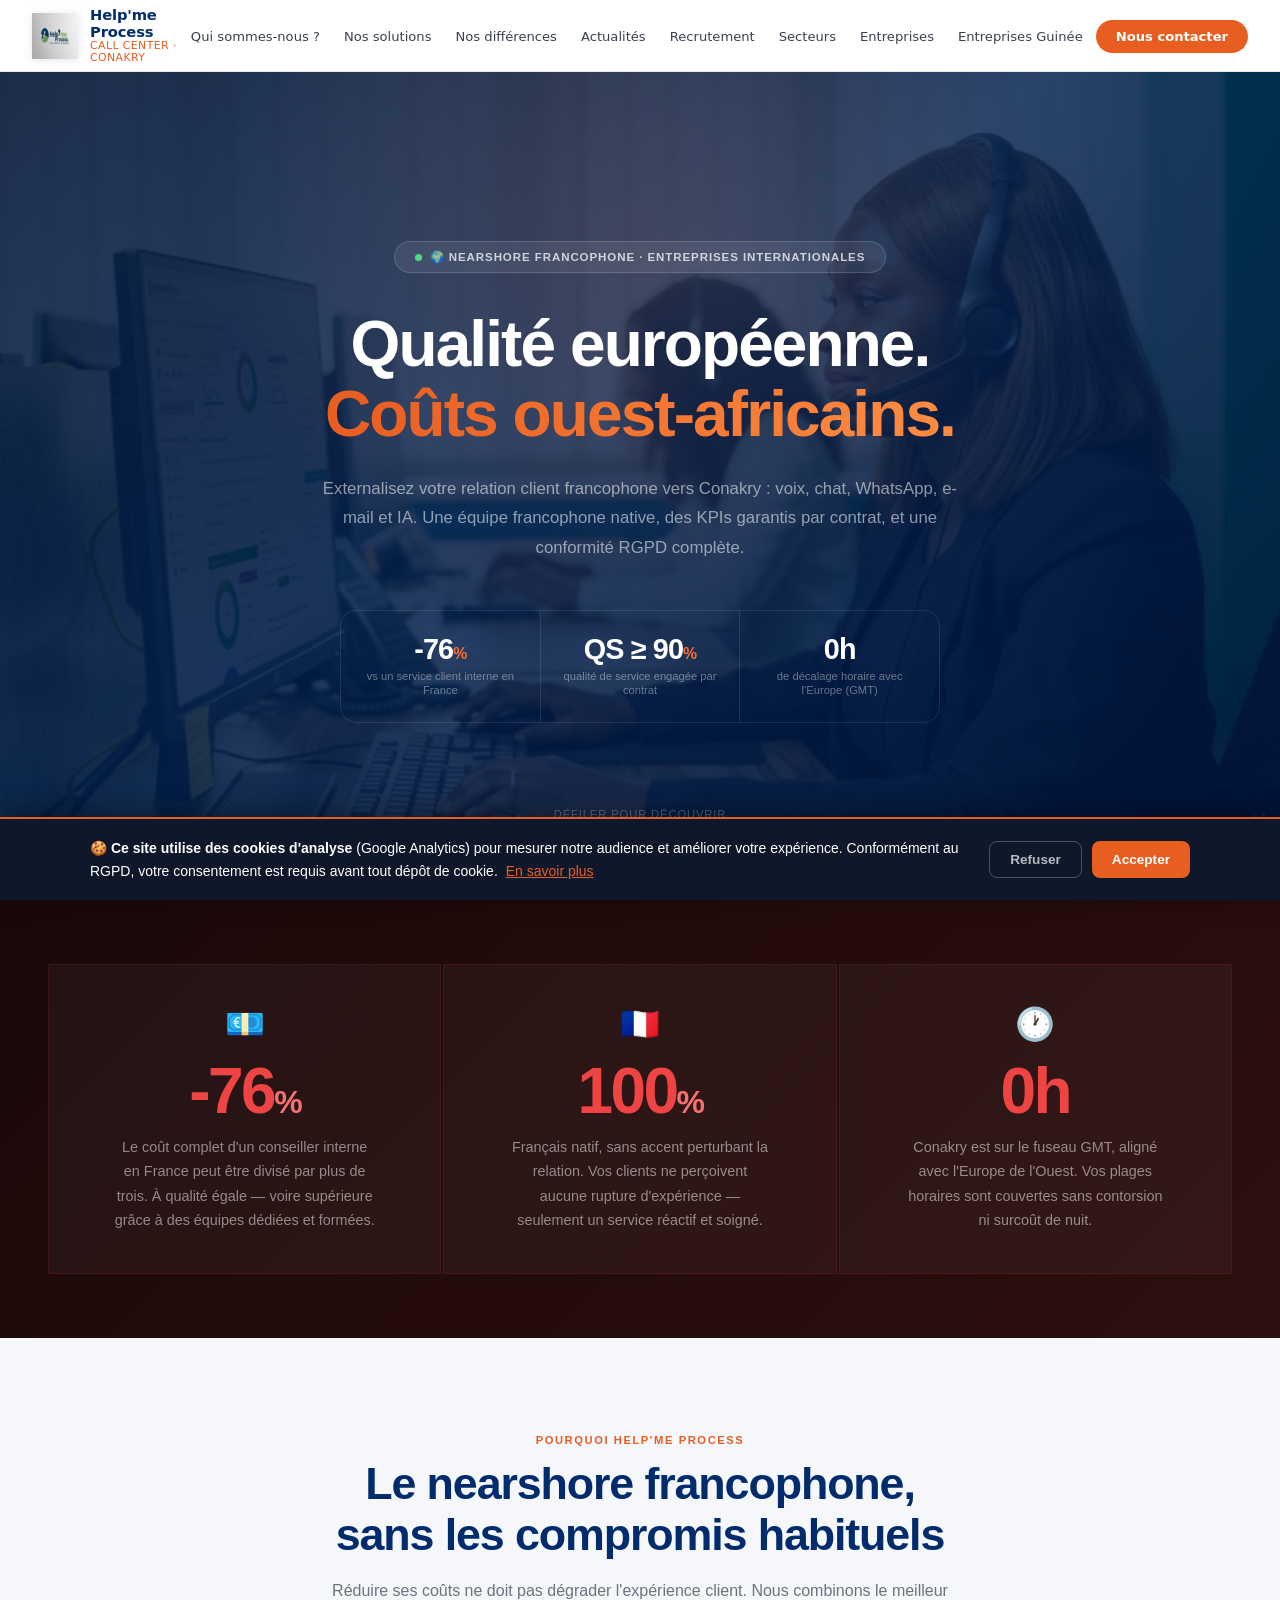
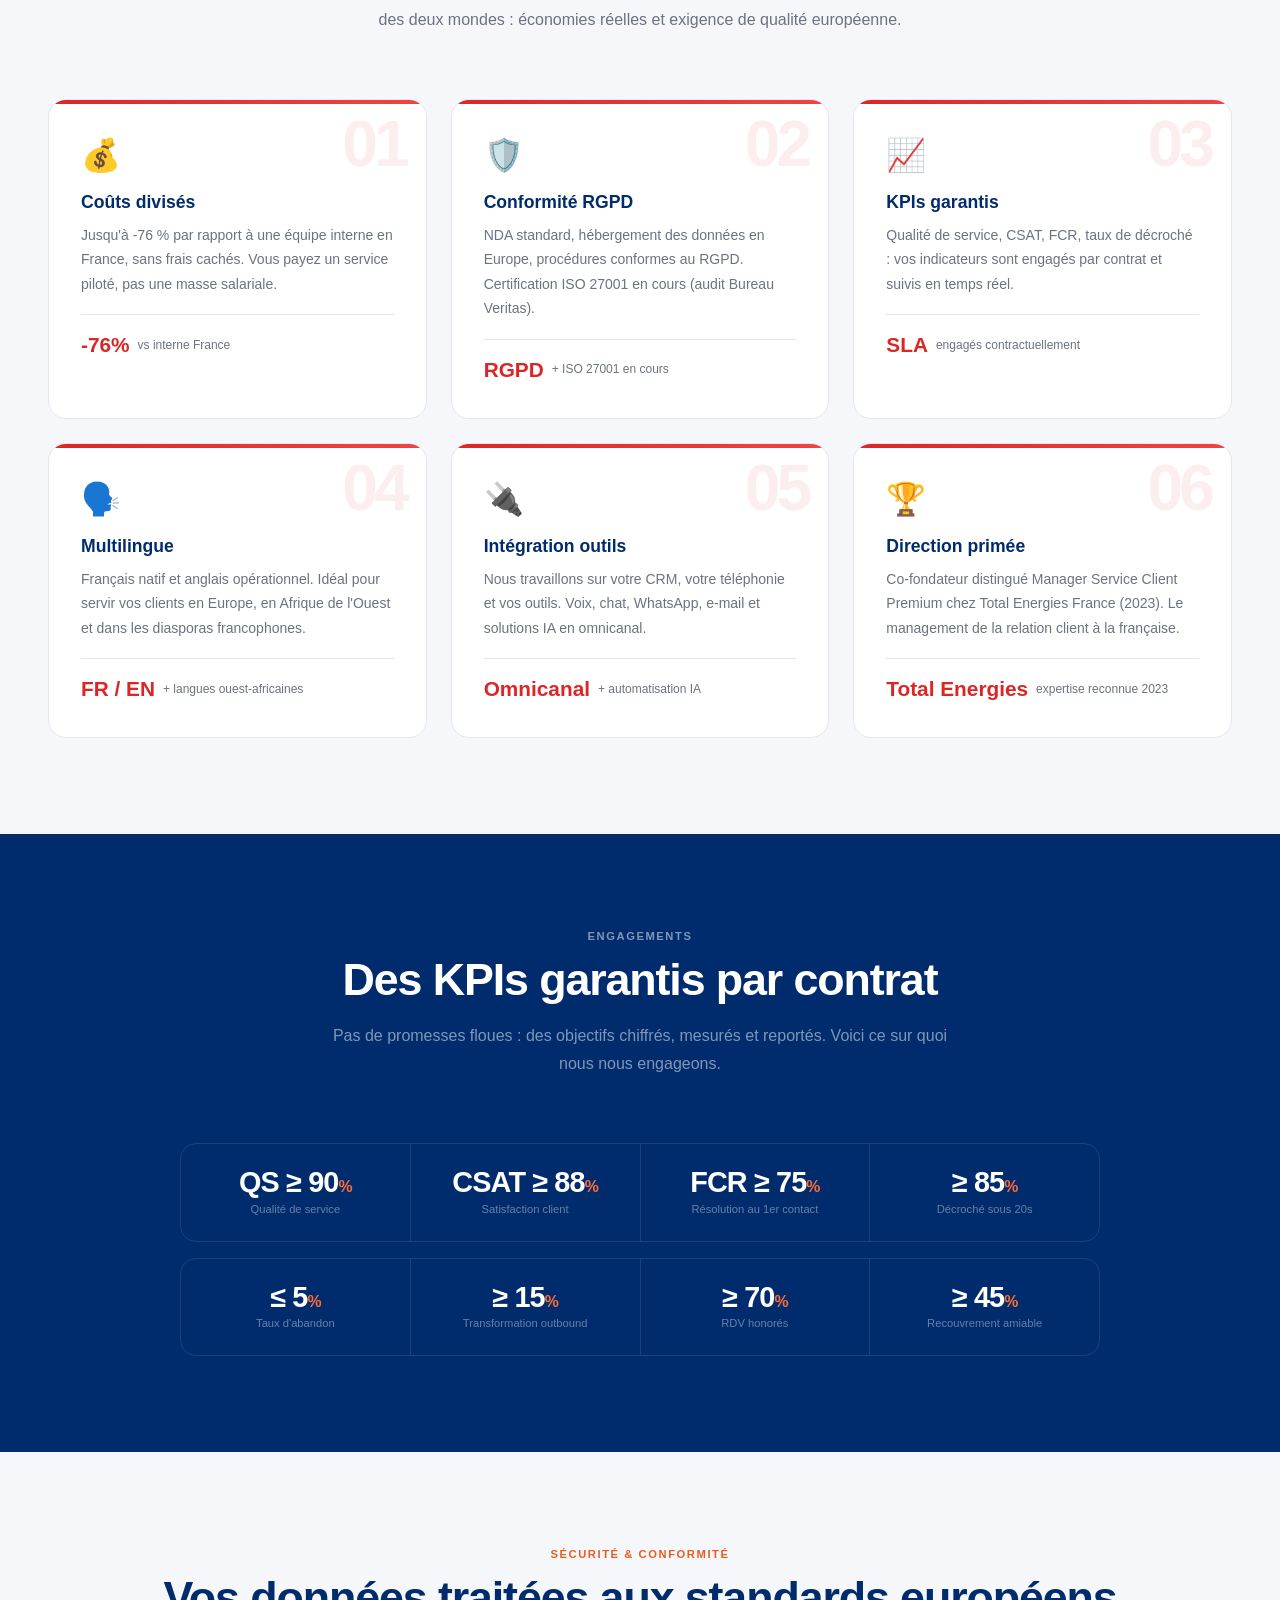
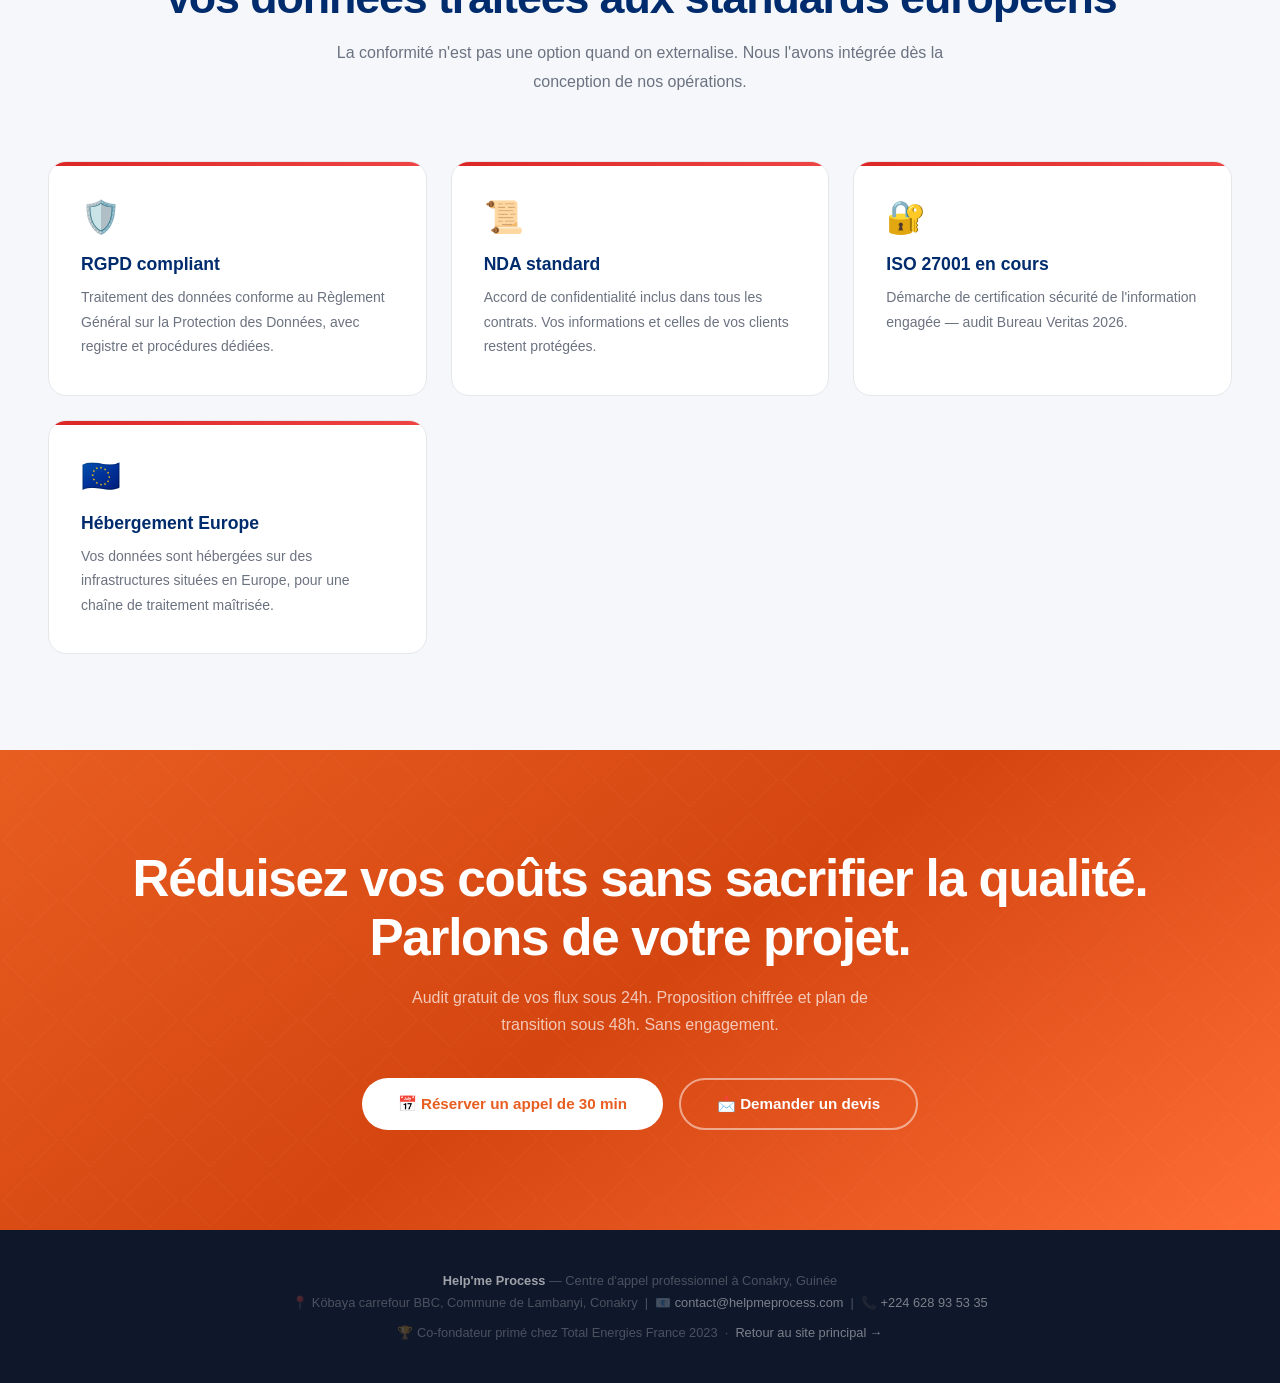
<file: bpo-nearshore-francophone.html>
<!DOCTYPE html>
<html lang="fr">
<head>
  <meta charset="UTF-8"/>
  <meta name="viewport" content="width=device-width, initial-scale=1.0"/>
  <meta name="description" content="Centre d'appel BPO nearshore francophone à Conakry : qualité européenne, coûts ouest-africains. Jusqu'à -76% vs interne France, KPIs garantis, conformité RGPD et hébergement Europe."/>
  <meta name="keywords" content="BPO francophone Afrique, centre d'appel offshore francophone, outsourcing call center francophone, externalisation relation client Afrique de l'Ouest, nearshore francophone, délocalisation service client francophone, call center pas cher francophone"/>
  <title>BPO & centre d'appel nearshore francophone | Conakry, Guinée — Help'me Process</title>
  <link rel="canonical" href="https://helpmeprocess.com/bpo-nearshore-francophone.html"/>
  <meta property="og:title" content="BPO & centre d'appel nearshore francophone | Conakry, Guinée"/>
  <meta property="og:description" content="BPO nearshore francophone à Conakry : qualité européenne, coûts ouest-africains. Jusqu'à -76% vs interne France, KPIs garantis, conformité RGPD."/>
  <meta property="og:type" content="website"/>
  <meta property="og:locale" content="fr_FR"/>
  <meta property="og:url" content="https://helpmeprocess.com/bpo-nearshore-francophone.html"/>
  <meta property="og:site_name" content="Help'me Process"/>
  <meta property="og:image" content="https://helpmeprocess.com/hero-team.jpeg"/>
  <meta property="og:image:alt" content="Équipe Help'me Process — centre d'appel à Conakry"/>
  <meta name="twitter:card" content="summary_large_image"/>
  <meta name="twitter:title" content="BPO nearshore francophone à Conakry — Help'me Process"/>
  <meta name="twitter:description" content="Qualité européenne, coûts ouest-africains. Jusqu'à -76% vs interne France, KPIs garantis, RGPD."/>
  <meta name="twitter:image" content="https://helpmeprocess.com/hero-team.jpeg"/>
  <script type="application/ld+json">
  {
    "@context": "https://schema.org",
    "@type": "Service",
    "serviceType": "BPO et centre d'appel nearshore francophone",
    "name": "BPO & centre d'appel nearshore francophone à Conakry",
    "description": "Centre d'appel BPO nearshore francophone à Conakry : qualité européenne, coûts ouest-africains. Jusqu'à -76% vs une équipe interne en France, KPIs garantis, conformité RGPD et hébergement Europe.",
    "url": "https://helpmeprocess.com/bpo-nearshore-francophone.html",
    "areaServed": ["FR", "Europe", "GN", "Afrique de l'Ouest"],
    "provider": {
      "@type": "Organization",
      "name": "Help'me Process",
      "url": "https://helpmeprocess.com/",
      "logo": "https://helpmeprocess.com/logo.jpeg",
      "telephone": "+224628935335",
      "address": {
        "@type": "PostalAddress",
        "streetAddress": "Köbaya carrefour BBC, Immeuble Monopole, Commune de Lambanyi",
        "addressLocality": "Conakry",
        "addressCountry": "GN"
      }
    }
  }
  </script>
  <script type="application/ld+json">
  {
    "@context": "https://schema.org",
    "@type": "BreadcrumbList",
    "itemListElement": [
      { "@type": "ListItem", "position": 1, "name": "Accueil", "item": "https://helpmeprocess.com/" },
      { "@type": "ListItem", "position": 2, "name": "BPO nearshore francophone", "item": "https://helpmeprocess.com/bpo-nearshore-francophone.html" }
    ]
  }
  </script>
  <meta http-equiv="Content-Security-Policy" content="default-src 'self'; img-src 'self' data: https://img.youtube.com; style-src 'self' 'unsafe-inline' https://fonts.googleapis.com; font-src 'self' https://fonts.gstatic.com; script-src 'self' 'unsafe-inline'; frame-src https://www.youtube.com; connect-src 'self'; object-src 'none'; base-uri 'self'; form-action 'self'; frame-ancestors 'none'; upgrade-insecure-requests"/>
  <meta http-equiv="X-Content-Type-Options" content="nosniff"/>
  <meta name="referrer" content="strict-origin-when-cross-origin"/>
  <meta http-equiv="Permissions-Policy" content="geolocation=(), microphone=(), camera=(), payment=()"/>
  <meta name="theme-color" content="#002C6E"/>
    <link rel="icon" href="logo.jpeg" type="image/jpeg"/>
  <link rel="apple-touch-icon" href="logo.jpeg"/>
  <link rel="preconnect" href="https://fonts.googleapis.com"/>
  <link rel="preconnect" href="https://fonts.gstatic.com" crossorigin/>
  <link href="https://fonts.googleapis.com/css2?family=Inter:wght@300;400;500;600;700;800;900&display=swap" rel="stylesheet"/>
  <style>
    *,*::before,*::after{box-sizing:border-box;margin:0;padding:0}
    :root{
      --navy:#002C6E;--navy2:#003A8C;--navy3:#001A4A;
      --orange:#E85D20;--orange2:#FF6D35;
      --light:#F5F7FA;--dark:#0F172A;
      --gray:#6B7280;--border:#E5E7EB;--text:#1F2937;--text2:#374151;
      --red:#DC2626;--green:#16A34A;--gold:#C8960E;
    }
    html{scroll-behavior:smooth}
    body{font-family:'Inter',sans-serif;color:var(--text);background:#fff;-webkit-font-smoothing:antialiased;overflow-x:hidden}

    /* ── NAV ── */
    nav{position:fixed;inset:0 0 auto;z-index:99;height:64px;display:flex;align-items:center;padding:0 32px;background:rgba(255,255,255,.96);backdrop-filter:blur(12px);border-bottom:1px solid var(--border)}
    .nav-in{display:flex;align-items:center;justify-content:space-between;width:100%;max-width:1400px;margin:0 auto;gap:16px}
    .nav-logo{display:flex;align-items:center;gap:10px;text-decoration:none;flex-shrink:0}
    .nav-logo img{height:36px}
    .nav-logo strong{font-size:.88rem;font-weight:800;color:var(--navy)}
    .nav-logo span{font-size:.65rem;font-weight:500;color:var(--orange);text-transform:uppercase;letter-spacing:.05em}
    .nav-logo-txt{display:flex;flex-direction:column;line-height:1.1}
    .nav-links{display:flex;align-items:center;gap:2px;list-style:none;flex:1;justify-content:center}
    .nav-links a{text-decoration:none;color:var(--gray);font-weight:500;font-size:.82rem;padding:7px 11px;border-radius:6px;transition:all .2s;white-space:nowrap}
    .nav-links a:hover,.nav-links a.active{color:var(--navy);background:var(--light)}
    .nav-tag{display:inline-flex;align-items:center;gap:6px;background:rgba(232,93,32,.08);border:1px solid rgba(232,93,32,.2);color:var(--orange);padding:5px 14px;border-radius:50px;font-size:.72rem;font-weight:700;letter-spacing:.04em;white-space:nowrap;flex-shrink:0}
    .nav-cta-btn{background:var(--orange);color:#fff;padding:9px 20px;border-radius:50px;font-size:.82rem;font-weight:700;text-decoration:none;transition:all .2s;white-space:nowrap;flex-shrink:0}
    .nav-cta-btn:hover{background:var(--orange2)}
    @media print{nav{display:none}}

    /* ── HERO COVER ── */
    .cover{
      min-height:100vh;padding-top:64px;
      background:url('coaching2.jpeg') center top / cover no-repeat;
      display:flex;align-items:center;justify-content:center;
      position:relative;overflow:hidden;text-align:center;
    }
    .cover::before{
      content:'';position:absolute;inset:0;
      background:linear-gradient(145deg,rgba(0,18,50,.88) 0%,rgba(0,32,80,.82) 45%,rgba(0,20,60,.90) 100%);
    }
    .cover::after{
      content:'';position:absolute;top:-200px;left:50%;transform:translateX(-50%);
      width:900px;height:900px;border-radius:50%;
      background:radial-gradient(circle,rgba(232,93,32,.12),transparent 65%);
      pointer-events:none;
    }
    .cover-inner{position:relative;z-index:1;max-width:900px;padding:40px 48px}
    .cover-tag{
      display:inline-flex;align-items:center;gap:8px;
      background:rgba(255,255,255,.08);border:1px solid rgba(255,255,255,.15);
      color:rgba(255,255,255,.75);padding:8px 20px;border-radius:50px;
      font-size:.72rem;font-weight:700;letter-spacing:.08em;text-transform:uppercase;
      margin-bottom:36px;
    }
    .cover-dot{width:7px;height:7px;border-radius:50%;background:#4ADE80;animation:pulse 1.5s infinite}
    @keyframes pulse{0%,100%{opacity:1}50%{opacity:.3}}
    .cover h1{
      font-size:clamp(2.4rem,5vw,4rem);font-weight:900;color:#fff;
      line-height:1.1;letter-spacing:-.03em;margin-bottom:24px;
    }
    .cover h1 em{
      font-style:normal;
      background:linear-gradient(90deg,var(--orange),#FF8C42);
      -webkit-background-clip:text;-webkit-text-fill-color:transparent;background-clip:text;
    }
    .cover-sub{font-size:1.05rem;color:rgba(255,255,255,.55);line-height:1.75;max-width:640px;margin:0 auto 48px}
    .cover-stats{
      display:flex;justify-content:center;gap:0;
      border:1px solid rgba(255,255,255,.1);border-radius:16px;overflow:hidden;
      max-width:600px;margin:0 auto;
    }
    .cst{flex:1;padding:24px 16px;text-align:center;border-right:1px solid rgba(255,255,255,.1)}
    .cst:last-child{border-right:none}
    .cst-num{font-size:1.8rem;font-weight:900;color:#fff;letter-spacing:-.03em;line-height:1}
    .cst-num span{font-size:55%;color:var(--orange2)}
    .cst-lbl{font-size:.7rem;color:rgba(255,255,255,.4);margin-top:5px;line-height:1.3;font-weight:500}
    .scroll-hint{position:absolute;bottom:36px;left:50%;transform:translateX(-50%);display:flex;flex-direction:column;align-items:center;gap:8px;color:rgba(255,255,255,.3);font-size:.7rem;letter-spacing:.08em;text-transform:uppercase}
    .scroll-hint::after{content:'';display:block;width:1px;height:36px;background:linear-gradient(to bottom,rgba(255,255,255,.3),transparent)}

    /* ── SECTION BASE ── */
    .sec{padding:96px 48px;max-width:1200px;margin:0 auto}
    .sec-full{padding:96px 48px;background:var(--light)}
    .sec-full .sec{padding:0;background:none}
    .sec-dark{padding:96px 48px;background:var(--navy)}
    .sec-dark .sec{padding:0;background:none}
    .eyebrow{font-size:.7rem;font-weight:700;text-transform:uppercase;letter-spacing:.14em;color:var(--orange);display:block;margin-bottom:12px}
    .eyebrow-white{color:rgba(255,255,255,.5)}
    h2.big{font-size:clamp(1.9rem,3.5vw,2.9rem);font-weight:900;color:var(--navy);line-height:1.15;letter-spacing:-.025em;margin-bottom:16px}
    h2.big-white{color:#fff}
    .lead{font-size:1rem;color:var(--gray);line-height:1.8;max-width:620px}
    .lead-white{color:rgba(255,255,255,.5)}
    .hd{margin-bottom:64px}
    .hd.c{text-align:center}.hd.c .lead{margin:0 auto}

    /* ── ALERTE CHIFFRES ── */
    .alert-strip{
      background:linear-gradient(135deg,#1A0808 0%,#2D0F0F 100%);
      padding:64px 48px;
    }
    .alert-inner{max-width:1200px;margin:0 auto;display:grid;grid-template-columns:repeat(3,1fr);gap:2px}
    .alert-card{
      background:rgba(255,255,255,.04);border:1px solid rgba(220,38,38,.15);
      padding:40px 36px;text-align:center;
      transition:background .3s;
    }
    .alert-card:hover{background:rgba(220,38,38,.08)}
    .alert-num{font-size:clamp(3rem,5vw,4.5rem);font-weight:900;color:#EF4444;letter-spacing:-.04em;line-height:1;margin-bottom:12px}
    .alert-num span{font-size:50%;color:#F87171}
    .alert-txt{font-size:.9rem;color:rgba(255,255,255,.5);line-height:1.7;max-width:260px;margin:0 auto}
    .alert-ico{font-size:2rem;margin-bottom:16px;display:block}

    /* ── PROBLÈMES ── */
    .probs-grid{display:grid;grid-template-columns:repeat(3,1fr);gap:24px}
    .prob-card{
      background:#fff;border:1px solid var(--border);border-radius:18px;
      padding:36px 32px;position:relative;overflow:hidden;
      transition:all .3s;
    }
    .prob-card:hover{box-shadow:0 12px 40px rgba(220,38,38,.1);border-color:rgba(220,38,38,.25);transform:translateY(-4px)}
    .prob-card::before{content:'';position:absolute;top:0;left:0;right:0;height:4px;background:linear-gradient(90deg,#DC2626,#EF4444)}
    .prob-num{
      font-size:4rem;font-weight:900;letter-spacing:-.06em;
      color:rgba(220,38,38,.08);line-height:1;
      position:absolute;top:12px;right:20px;
    }
    .prob-ico{font-size:2rem;margin-bottom:18px;display:block}
    .prob-card h3{font-size:1.1rem;font-weight:800;color:var(--navy);margin-bottom:10px}
    .prob-card p{font-size:.875rem;color:var(--gray);line-height:1.75}
    .prob-impact{
      display:flex;align-items:center;gap:8px;
      margin-top:18px;padding-top:18px;border-top:1px solid var(--border);
    }
    .prob-impact-val{font-size:1.3rem;font-weight:900;color:#DC2626}
    .prob-impact-txt{font-size:.75rem;color:var(--gray);line-height:1.35}

    /* ── CAS PRATIQUES ── */
    .cas-list{display:flex;flex-direction:column;gap:32px}
    .cas{
      background:#fff;border-radius:20px;border:1px solid var(--border);
      overflow:hidden;transition:box-shadow .3s;
    }
    .cas:hover{box-shadow:0 8px 40px rgba(0,0,0,.08)}
    .cas-head{
      padding:28px 36px;
      display:flex;align-items:center;justify-content:space-between;
      border-bottom:1px solid var(--border);
      gap:16px;
    }
    .cas-sector-badge{
      display:inline-flex;align-items:center;gap:8px;
      background:var(--navy);color:#fff;
      padding:8px 18px;border-radius:50px;
      font-size:.78rem;font-weight:700;letter-spacing:.03em;flex-shrink:0;
    }
    .cas-title{font-size:1.15rem;font-weight:800;color:var(--navy);flex:1}
    .cas-body{display:grid;grid-template-columns:1fr auto 1fr auto 1fr;align-items:stretch;gap:0}
    .cas-col{padding:32px 36px}
    .cas-col-arrow{display:flex;align-items:center;justify-content:center;padding:0 16px;color:var(--orange);font-size:1.6rem}
    .cas-col h4{font-size:.68rem;font-weight:700;text-transform:uppercase;letter-spacing:.1em;margin-bottom:14px}
    .cas-col-prob h4{color:#DC2626}
    .cas-col-sol h4{color:var(--green)}
    .cas-col-res h4{color:var(--navy)}
    .cas-col-prob{background:#FEF2F2;border-right:1px solid #FECACA}
    .cas-col-sol{background:#F0FDF4;border-right:1px solid #BBF7D0}
    .cas-col-res{background:var(--light)}
    .cas-col p{font-size:.87rem;line-height:1.7;color:var(--text2)}
    .cas-metric{font-size:2.2rem;font-weight:900;color:var(--navy);letter-spacing:-.04em;line-height:1;margin-bottom:4px}
    .cas-metric-txt{font-size:.78rem;color:var(--gray);line-height:1.4}
    .cas-cost{
      display:flex;align-items:center;gap:10px;
      margin-top:14px;padding:10px 14px;
      background:#fff;border-radius:10px;border:1px solid var(--border);
    }
    .cas-cost-ico{font-size:1.1rem}
    .cas-cost-txt{font-size:.78rem;color:var(--gray);font-weight:600}
    .cas-cost-val{font-size:.9rem;font-weight:800;color:var(--green);margin-left:auto}

    /* ── ROI TABLEAU ── */
    .roi-wrap{overflow-x:auto}
    .roi-table{width:100%;border-collapse:collapse;border-radius:16px;overflow:hidden;box-shadow:0 4px 32px rgba(0,0,0,.07)}
    .roi-table th{background:var(--navy);color:#fff;padding:18px 24px;text-align:left;font-size:.8rem;font-weight:700;letter-spacing:.04em;text-transform:uppercase}
    .roi-table th:first-child{border-radius:0}
    .roi-table td{padding:18px 24px;border-bottom:1px solid var(--border);font-size:.9rem;color:var(--text2)}
    .roi-table tr:last-child td{border-bottom:none}
    .roi-table tr:hover td{background:#F8FAFF}
    .roi-table .highlight{background:rgba(232,93,32,.04)}
    .roi-table .highlight td{color:var(--navy);font-weight:700}
    .roi-table .roi-good{color:var(--green);font-weight:700}
    .roi-table .roi-bad{color:var(--red);font-weight:600}
    .roi-table .roi-neutral{color:var(--gray)}

    /* ── OFFRE PACKS ── */
    .packs-grid{display:grid;grid-template-columns:repeat(3,1fr);gap:24px}
    .pack{
      border-radius:20px;overflow:hidden;border:1px solid var(--border);
      display:flex;flex-direction:column;transition:all .3s;
    }
    .pack:hover{box-shadow:0 12px 40px rgba(0,44,110,.1);transform:translateY(-4px)}
    .pack.featured{border-color:var(--orange);box-shadow:0 8px 32px rgba(232,93,32,.2)}
    .pack-head{padding:32px 28px}
    .pack.p1 .pack-head{background:var(--light)}
    .pack.p2 .pack-head{background:var(--navy)}
    .pack.p3 .pack-head{background:var(--navy3)}
    .pack-badge{display:inline-block;background:var(--orange);color:#fff;font-size:.66rem;font-weight:800;letter-spacing:.06em;text-transform:uppercase;padding:4px 10px;border-radius:50px;margin-bottom:14px}
    .pack-name{font-size:1.3rem;font-weight:900;margin-bottom:4px}
    .pack.p1 .pack-name{color:var(--navy)}
    .pack.p2 .pack-name,.pack.p3 .pack-name{color:#fff}
    .pack-desc{font-size:.82rem;line-height:1.65}
    .pack.p1 .pack-desc{color:var(--gray)}
    .pack.p2 .pack-desc,.pack.p3 .pack-desc{color:rgba(255,255,255,.5)}
    .pack-body{padding:28px;flex:1;background:#fff}
    .pack-list{list-style:none;display:flex;flex-direction:column;gap:10px;margin-bottom:24px}
    .pack-list li{font-size:.875rem;color:var(--text2);display:flex;align-items:flex-start;gap:10px;padding-bottom:10px;border-bottom:1px solid var(--border)}
    .pack-list li:last-child{border-bottom:none;padding-bottom:0}
    .pack-list li::before{content:'✓';color:var(--green);font-weight:800;flex-shrink:0}
    .pack-cta{
      display:block;text-align:center;padding:13px;border-radius:50px;
      font-weight:700;font-size:.88rem;text-decoration:none;transition:all .2s;
    }
    .pack.p1 .pack-cta{background:var(--light);color:var(--navy);border:1.5px solid var(--border)}
    .pack.p1 .pack-cta:hover{background:var(--navy);color:#fff;border-color:var(--navy)}
    .pack.p2 .pack-cta,.pack.p3 .pack-cta{background:var(--orange);color:#fff}
    .pack.p2 .pack-cta:hover,.pack.p3 .pack-cta:hover{background:var(--orange2)}

    /* ── TÉMOIGNAGES ── */
    .testi-grid{display:grid;grid-template-columns:repeat(3,1fr);gap:24px}
    .tcard{background:#fff;border:1px solid var(--border);border-radius:18px;padding:36px 32px;transition:all .3s}
    .tcard:hover{box-shadow:0 8px 32px rgba(0,0,0,.08);background:var(--light)}
    .stars{color:var(--orange);font-size:.95rem;letter-spacing:2px;margin-bottom:14px}
    .tcard q{font-size:.9rem;color:var(--text2);line-height:1.75;font-style:italic;display:block;margin-bottom:20px;quotes:'"' '"'}
    .t-author{display:flex;align-items:center;gap:12px;border-top:1px solid var(--border);padding-top:18px}
    .t-ava{width:42px;height:42px;border-radius:50%;background:linear-gradient(135deg,var(--navy),var(--navy2));display:flex;align-items:center;justify-content:center;color:#fff;font-weight:800;font-size:.88rem;flex-shrink:0}
    .t-name{font-weight:700;font-size:.85rem;color:var(--navy)}
    .t-role{font-size:.75rem;color:var(--gray)}

    /* ── CTA FINAL ── */
    .final-cta{
      background:linear-gradient(145deg,var(--orange) 0%,#D44510 50%,var(--orange2) 100%);
      padding:100px 48px;text-align:center;position:relative;overflow:hidden;
    }
    .final-cta::before{
      content:'';position:absolute;inset:0;
      background-image:url("data:image/svg+xml,%3Csvg xmlns='http://www.w3.org/2000/svg' width='60' height='60'%3E%3Cpolygon points='30,3 57,30 30,57 3,30' fill='none' stroke='%23ffffff' stroke-width='0.6' opacity='0.08'/%3E%3C/svg%3E");
    }
    .final-cta h2{font-size:clamp(2rem,4vw,3.2rem);font-weight:900;color:#fff;margin-bottom:16px;letter-spacing:-.025em;line-height:1.15;position:relative;z-index:1}
    .final-cta p{color:rgba(255,255,255,.7);font-size:1rem;margin-bottom:40px;position:relative;z-index:1;max-width:520px;margin-left:auto;margin-right:auto;line-height:1.7}
    .final-btns{display:flex;gap:16px;justify-content:center;flex-wrap:wrap;position:relative;z-index:1}
    .btn-white{background:#fff;color:var(--orange);padding:15px 36px;border-radius:50px;font-weight:700;font-size:.95rem;text-decoration:none;transition:all .2s;display:inline-flex;align-items:center;gap:8px}
    .btn-white:hover{background:var(--light);transform:translateY(-2px)}
    .btn-outline-white{background:transparent;color:#fff;border:2px solid rgba(255,255,255,.5);padding:15px 36px;border-radius:50px;font-weight:600;font-size:.95rem;text-decoration:none;transition:all .2s;display:inline-flex;align-items:center;gap:8px}
    .btn-outline-white:hover{background:rgba(255,255,255,.12);border-color:#fff}

    /* ── FOOTER ── */
    .pres-footer{background:var(--dark);padding:40px 48px;text-align:center}
    .pres-footer p{font-size:.8rem;color:rgba(255,255,255,.25);line-height:1.7}
    .pres-footer a{color:rgba(255,255,255,.45);text-decoration:none}
    .pres-footer a:hover{color:#fff}

    /* ── FADE IN ── */
    .fi{opacity:0;transform:translateY(24px);transition:opacity .6s ease,transform .6s ease}
    .fi.on{opacity:1;transform:none}
    .fi-d1{transition-delay:.1s}.fi-d2{transition-delay:.2s}.fi-d3{transition-delay:.3s}

    /* ── RESPONSIVE ── */
    @media(max-width:900px){
      .probs-grid,.packs-grid,.testi-grid{grid-template-columns:1fr 1fr}
      .alert-inner{grid-template-columns:1fr}
      .cas-body{grid-template-columns:1fr;grid-template-rows:auto}
      .cas-col-arrow{display:none}
      .cas-col-prob,.cas-col-sol{border-right:none;border-bottom:1px solid var(--border)}
    }
    @media(max-width:600px){
      .probs-grid,.packs-grid,.testi-grid{grid-template-columns:1fr}
      .sec,.sec-full,.sec-dark,.alert-strip,.final-cta{padding:64px 20px}
      nav{padding:0 20px}
      .cover-stats{flex-direction:column;max-width:280px}
      .cst{border-right:none;border-bottom:1px solid rgba(255,255,255,.1)}
      .cst:last-child{border-bottom:none}
      .cas-head{flex-direction:column;align-items:flex-start}
    }
    @media print{
      nav,.scroll-hint{display:none}
      .cover{min-height:auto;padding:60px 48px}
      .fi{opacity:1;transform:none}
      .sec,.sec-full,.sec-dark,.alert-strip,.final-cta{padding:48px}
      .probs-grid{grid-template-columns:repeat(3,1fr)}
    }
  </style>
  <!-- Google Analytics 4 -->
  <script>
    window.dataLayer=window.dataLayer||[];function gtag(){dataLayer.push(arguments);}
    gtag('consent','default',{'analytics_storage':'denied','ad_storage':'denied'});
    function loadGA4(){
      if(document.getElementById('ga4script')) return;
      var s=document.createElement('script');
      s.id='ga4script';s.async=true;
      s.src='https://www.googletagmanager.com/gtag/js?id=G-37403M153P';
      document.head.appendChild(s);
      gtag('consent','update',{'analytics_storage':'granted'});
      gtag('js',new Date());gtag('config','G-37403M153P');
    }
    if(localStorage.getItem('hp_cookie_consent')==='granted') loadGA4();
  </script>
  <link rel="stylesheet" href="/nav.css"/>
</head>
<body>

<!-- Scroll Progress Bar -->
<div id="scrollProgress" style="position:fixed;top:0;left:0;height:3px;width:0;background:linear-gradient(90deg,var(--orange),#FFD700);z-index:10000;transition:width .1s ease-out;box-shadow:0 0 10px rgba(232,93,32,.5)"></div>

<!-- ══════════ NAV ══════════ -->
<nav>
  <div class="nav-in">
    <a href="index.html" class="nav-logo">
      <picture><source srcset="logo.webp" type="image/webp"><img src="logo.jpeg" alt="Help'me Process" loading="lazy" decoding="async"/></picture>
      <div class="nav-logo-txt">
        <strong>Help'me Process</strong>
        <span>Call Center · Conakry</span>
      </div>
    </a>
    <ul class="nav-links">
      <li><a href="index.html#about">Qui sommes-nous ?</a></li>
      <li><a href="index.html#services">Nos solutions</a></li>
      <li><a href="index.html#pourquoi">Nos différences</a></li>
      <li><a href="actualites.html">Actualités</a></li>
      <li><a href="recrutement.html">Recrutement</a></li>
      <li><a href="presentation-entreprises.html">Entreprises</a></li>
    </ul>
    <div style="display:flex;align-items:center;gap:12px;flex-shrink:0">
      <div class="nav-tag">🌍 International</div>
      <a href="#contact-final" class="nav-cta-btn">Devis gratuit →</a>
    </div>
  </div>
</nav>

<!-- ══════════ COUVERTURE ══════════ -->

<!-- ══════════ COUVERTURE ══════════ -->
<section class="cover">
  <div class="cover-inner">
    <div class="cover-tag"><span class="cover-dot"></span>🌍 Nearshore francophone · entreprises internationales</div>
    <h1>Qualité européenne.<br/><em>Coûts ouest-africains.</em></h1>
    <p class="cover-sub">Externalisez votre relation client francophone vers Conakry : voix, chat, WhatsApp, e-mail et IA. Une équipe francophone native, des KPIs garantis par contrat, et une conformité RGPD complète.</p>
    <div class="cover-stats">
      <div class="cst"><div class="cst-num">-76<span>%</span></div><div class="cst-lbl">vs un service client interne en France</div></div>
      <div class="cst"><div class="cst-num">QS ≥ 90<span>%</span></div><div class="cst-lbl">qualité de service engagée par contrat</div></div>
      <div class="cst"><div class="cst-num">0h</div><div class="cst-lbl">de décalage horaire avec l'Europe (GMT)</div></div>
    </div>
  </div>
  <div class="scroll-hint">Défiler pour découvrir</div>
</section>

<!-- ══════════ POURQUOI ══════════ -->
<div class="alert-strip">
  <div class="alert-inner">
    <div class="alert-card fi">
      <span class="alert-ico">💶</span>
      <div class="alert-num">-76<span>%</span></div>
      <div class="alert-txt">Le coût complet d'un conseiller interne en France peut être divisé par plus de trois. À qualité égale — voire supérieure grâce à des équipes dédiées et formées.</div>
    </div>
    <div class="alert-card fi fi-d1">
      <span class="alert-ico">🇫🇷</span>
      <div class="alert-num">100<span>%</span></div>
      <div class="alert-txt">Français natif, sans accent perturbant la relation. Vos clients ne perçoivent aucune rupture d'expérience — seulement un service réactif et soigné.</div>
    </div>
    <div class="alert-card fi fi-d2">
      <span class="alert-ico">🕐</span>
      <div class="alert-num">0h</div>
      <div class="alert-txt">Conakry est sur le fuseau GMT, aligné avec l'Europe de l'Ouest. Vos plages horaires sont couvertes sans contorsion ni surcoût de nuit.</div>
    </div>
  </div>
</div>

<!-- ══════════ AVANTAGES ══════════ -->
<div class="sec-full">
  <div class="sec">
    <div class="hd c fi">
      <span class="eyebrow">Pourquoi Help'me Process</span>
      <h2 class="big">Le nearshore francophone,<br/>sans les compromis habituels</h2>
      <p class="lead">Réduire ses coûts ne doit pas dégrader l'expérience client. Nous combinons le meilleur des deux mondes : économies réelles et exigence de qualité européenne.</p>
    </div>
    <div class="probs-grid">
      <div class="prob-card fi">
        <div class="prob-num">01</div>
        <span class="prob-ico">💰</span>
        <h3>Coûts divisés</h3>
        <p>Jusqu'à -76 % par rapport à une équipe interne en France, sans frais cachés. Vous payez un service piloté, pas une masse salariale.</p>
        <div class="prob-impact"><div class="prob-impact-val">-76%</div><div class="prob-impact-txt">vs interne France</div></div>
      </div>
      <div class="prob-card fi fi-d1">
        <div class="prob-num">02</div>
        <span class="prob-ico">🛡️</span>
        <h3>Conformité RGPD</h3>
        <p>NDA standard, hébergement des données en Europe, procédures conformes au RGPD. Certification ISO 27001 en cours (audit Bureau Veritas).</p>
        <div class="prob-impact"><div class="prob-impact-val">RGPD</div><div class="prob-impact-txt">+ ISO 27001 en cours</div></div>
      </div>
      <div class="prob-card fi fi-d2">
        <div class="prob-num">03</div>
        <span class="prob-ico">📈</span>
        <h3>KPIs garantis</h3>
        <p>Qualité de service, CSAT, FCR, taux de décroché : vos indicateurs sont engagés par contrat et suivis en temps réel.</p>
        <div class="prob-impact"><div class="prob-impact-val">SLA</div><div class="prob-impact-txt">engagés contractuellement</div></div>
      </div>
      <div class="prob-card fi">
        <div class="prob-num">04</div>
        <span class="prob-ico">🗣️</span>
        <h3>Multilingue</h3>
        <p>Français natif et anglais opérationnel. Idéal pour servir vos clients en Europe, en Afrique de l'Ouest et dans les diasporas francophones.</p>
        <div class="prob-impact"><div class="prob-impact-val">FR / EN</div><div class="prob-impact-txt">+ langues ouest-africaines</div></div>
      </div>
      <div class="prob-card fi fi-d1">
        <div class="prob-num">05</div>
        <span class="prob-ico">🔌</span>
        <h3>Intégration outils</h3>
        <p>Nous travaillons sur votre CRM, votre téléphonie et vos outils. Voix, chat, WhatsApp, e-mail et solutions IA en omnicanal.</p>
        <div class="prob-impact"><div class="prob-impact-val">Omnicanal</div><div class="prob-impact-txt">+ automatisation IA</div></div>
      </div>
      <div class="prob-card fi fi-d2">
        <div class="prob-num">06</div>
        <span class="prob-ico">🏆</span>
        <h3>Direction primée</h3>
        <p>Co-fondateur distingué Manager Service Client Premium chez Total Energies France (2023). Le management de la relation client à la française.</p>
        <div class="prob-impact"><div class="prob-impact-val">Total Energies</div><div class="prob-impact-txt">expertise reconnue 2023</div></div>
      </div>
    </div>
  </div>
</div>

<!-- ══════════ KPIs GARANTIS ══════════ -->
<div class="sec-dark">
  <div class="sec">
    <div class="hd c fi">
      <span class="eyebrow eyebrow-white">Engagements</span>
      <h2 class="big big-white">Des KPIs garantis par contrat</h2>
      <p class="lead lead-white">Pas de promesses floues : des objectifs chiffrés, mesurés et reportés. Voici ce sur quoi nous nous engageons.</p>
    </div>
    <div class="cover-stats" style="max-width:920px;flex-wrap:wrap">
      <div class="cst"><div class="cst-num">QS ≥ 90<span>%</span></div><div class="cst-lbl">Qualité de service</div></div>
      <div class="cst"><div class="cst-num">CSAT ≥ 88<span>%</span></div><div class="cst-lbl">Satisfaction client</div></div>
      <div class="cst"><div class="cst-num">FCR ≥ 75<span>%</span></div><div class="cst-lbl">Résolution au 1er contact</div></div>
      <div class="cst"><div class="cst-num">≥ 85<span>%</span></div><div class="cst-lbl">Décroché sous 20s</div></div>
    </div>
    <div class="cover-stats" style="max-width:920px;flex-wrap:wrap;margin-top:16px">
      <div class="cst"><div class="cst-num">≤ 5<span>%</span></div><div class="cst-lbl">Taux d'abandon</div></div>
      <div class="cst"><div class="cst-num">≥ 15<span>%</span></div><div class="cst-lbl">Transformation outbound</div></div>
      <div class="cst"><div class="cst-num">≥ 70<span>%</span></div><div class="cst-lbl">RDV honorés</div></div>
      <div class="cst"><div class="cst-num">≥ 45<span>%</span></div><div class="cst-lbl">Recouvrement amiable</div></div>
    </div>
  </div>
</div>

<!-- ══════════ CONFORMITÉ ══════════ -->
<div class="sec-full">
  <div class="sec">
    <div class="hd c fi">
      <span class="eyebrow">Sécurité & conformité</span>
      <h2 class="big">Vos données traitées aux standards européens</h2>
      <p class="lead">La conformité n'est pas une option quand on externalise. Nous l'avons intégrée dès la conception de nos opérations.</p>
    </div>
    <div class="probs-grid">
      <div class="prob-card fi"><span class="prob-ico">🛡️</span><h3>RGPD compliant</h3><p>Traitement des données conforme au Règlement Général sur la Protection des Données, avec registre et procédures dédiées.</p></div>
      <div class="prob-card fi fi-d1"><span class="prob-ico">📜</span><h3>NDA standard</h3><p>Accord de confidentialité inclus dans tous les contrats. Vos informations et celles de vos clients restent protégées.</p></div>
      <div class="prob-card fi fi-d2"><span class="prob-ico">🔐</span><h3>ISO 27001 en cours</h3><p>Démarche de certification sécurité de l'information engagée — audit Bureau Veritas 2026.</p></div>
      <div class="prob-card fi"><span class="prob-ico">🇪🇺</span><h3>Hébergement Europe</h3><p>Vos données sont hébergées sur des infrastructures situées en Europe, pour une chaîne de traitement maîtrisée.</p></div>
    </div>
  </div>
</div>

<!-- ══════════ CTA FINALE ══════════ -->
<div class="final-cta" id="contact-final">
  <h2>Réduisez vos coûts sans sacrifier la qualité.<br/>Parlons de votre projet.</h2>
  <p>Audit gratuit de vos flux sous 24h. Proposition chiffrée et plan de transition sous 48h. Sans engagement.</p>
  <div class="final-btns">
    <a href="https://calendly.com/xprocesssarl/30min" target="_blank" rel="noopener noreferrer" class="btn-white">📅 Réserver un appel de 30 min</a>
    <a href="index.html#devis-international" class="btn-outline-white">📩 Demander un devis</a>
  </div>
</div>

<!-- ══════════ FOOTER ══════════ -->
<div class="pres-footer">
  <p>
    <strong style="color:rgba(255,255,255,.6)">Help'me Process</strong> — Centre d'appel professionnel à Conakry, Guinée<br/>
    📍 Köbaya carrefour BBC, Commune de Lambanyi, Conakry &nbsp;|&nbsp;
    📧 <a href="mailto:contact@helpmeprocess.com">contact@helpmeprocess.com</a> &nbsp;|&nbsp;
    📞 <a href="tel:+224628935335">+224 628 93 53 35</a><br/>
    <span style="margin-top:8px;display:block">🏆 Co-fondateur primé chez Total Energies France 2023 &nbsp;·&nbsp; <a href="index.html">Retour au site principal →</a></span>
  </p>
</div>

<script>
  // Fade-in observer
  const io = new IntersectionObserver(entries=>{
    entries.forEach(e=>{if(e.isIntersecting){e.target.classList.add('on');io.unobserve(e.target)}})
  },{threshold:.08});
  document.querySelectorAll('.fi').forEach(el=>io.observe(el));

  /* Scroll Progress Bar */
  (function(){
    const bar=document.getElementById('scrollProgress');
    if(!bar)return;
    let ticking=false;
    window.addEventListener('scroll',()=>{
      if(!ticking){
        requestAnimationFrame(()=>{
          const h=document.documentElement.scrollHeight-window.innerHeight;
          bar.style.width=(h>0?(window.scrollY/h)*100:0)+'%';
          ticking=false;
        });
        ticking=true;
      }
    },{passive:true});
  })();

  /* Magnetic CTA buttons */
  (function(){
    if(window.matchMedia('(pointer:coarse)').matches)return;
    document.querySelectorAll('.nav-cta-btn,.btn-pack,.cta-btn').forEach(btn=>{
      btn.style.transition='transform .25s cubic-bezier(.23,1,.32,1)';
      btn.addEventListener('mousemove',e=>{
        const r=btn.getBoundingClientRect();
        btn.style.transform=`translate(${(e.clientX-(r.left+r.width/2))*0.15}px,${(e.clientY-(r.top+r.height/2))*0.2}px)`;
      });
      btn.addEventListener('mouseleave',()=>{btn.style.transform='translate(0,0)'});
    });
  })();
</script>

<!-- ══════════ BANNIÈRE RGPD ══════════ -->
<div id="cookieBanner" style="display:none;position:fixed;bottom:0;left:0;right:0;z-index:99999;background:#0F172A;border-top:2px solid #E85D20;padding:18px 24px;box-shadow:0 -4px 24px rgba(0,0,0,.35)">
  <div style="max-width:1100px;margin:0 auto;display:flex;align-items:center;gap:20px;flex-wrap:wrap;justify-content:space-between">
    <div style="flex:1;min-width:260px">
      <p style="color:#fff;font-family:'Inter',sans-serif;font-size:.875rem;line-height:1.6;margin:0">
        🍪 <strong>Ce site utilise des cookies d'analyse</strong> (Google Analytics) pour mesurer notre audience et améliorer votre expérience. Conformément au RGPD, votre consentement est requis avant tout dépôt de cookie.
        <a href="mentions-legales.html" style="color:#E85D20;text-decoration:underline;margin-left:4px">En savoir plus</a>
      </p>
    </div>
    <div style="display:flex;gap:10px;flex-shrink:0">
      <button onclick="cookieDecline()" style="padding:10px 20px;border-radius:8px;border:1.5px solid rgba(255,255,255,.25);background:transparent;color:rgba(255,255,255,.7);font-family:'Inter',sans-serif;font-size:.85rem;font-weight:600;cursor:pointer">Refuser</button>
      <button onclick="cookieAccept()" style="padding:10px 20px;border-radius:8px;border:none;background:#E85D20;color:#fff;font-family:'Inter',sans-serif;font-size:.85rem;font-weight:700;cursor:pointer">Accepter</button>
    </div>
  </div>
</div>
<script>
  (function(){
    var consent = localStorage.getItem('hp_cookie_consent');
    if(!consent) document.getElementById('cookieBanner').style.display='block';
  })();
  function cookieAccept(){
    localStorage.setItem('hp_cookie_consent','granted');
    document.getElementById('cookieBanner').style.display='none';
    loadGA4();
  }
  function cookieDecline(){
    localStorage.setItem('hp_cookie_consent','denied');
    document.getElementById('cookieBanner').style.display='none';
  }
</script>
  <script src="/nav.js" defer></script>
  <script src="/back-to-top.js" defer></script>
  <script src="/sticky-cta.js" defer></script>
</body>
</html>
</file>
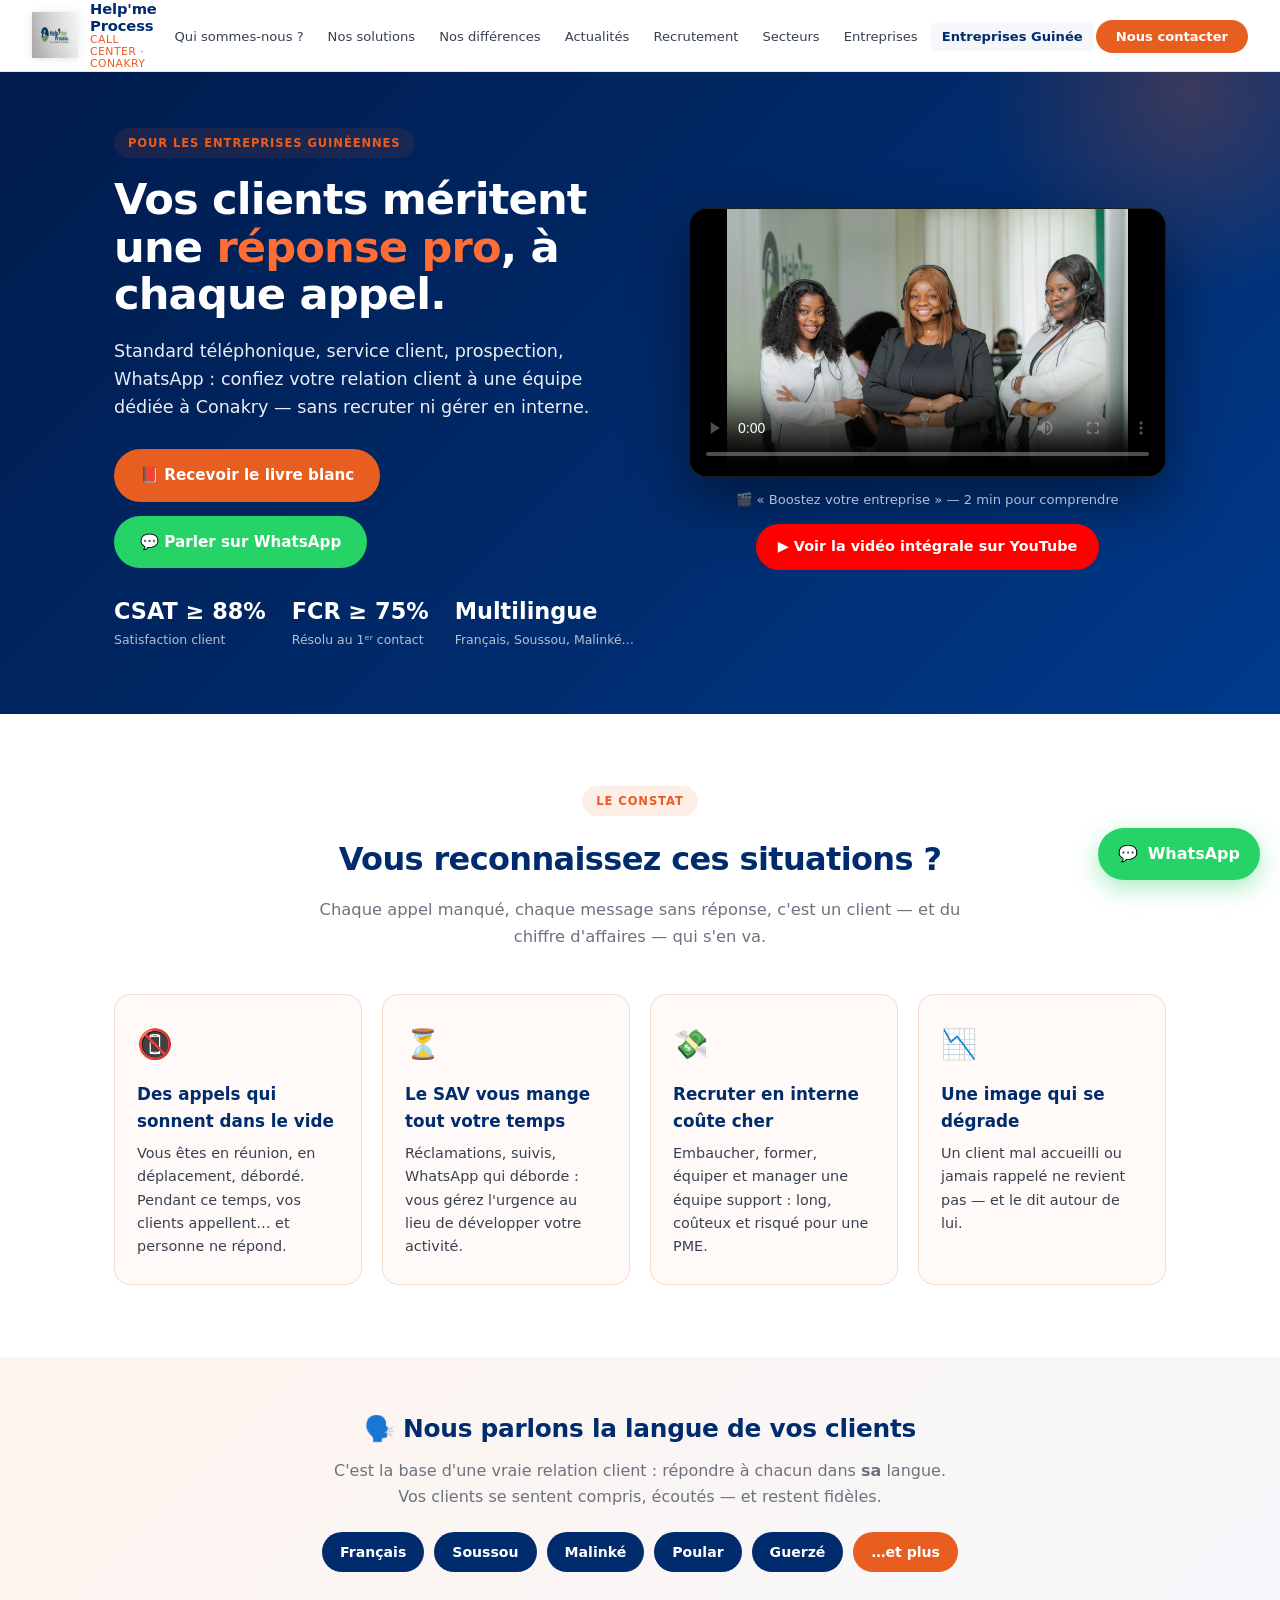
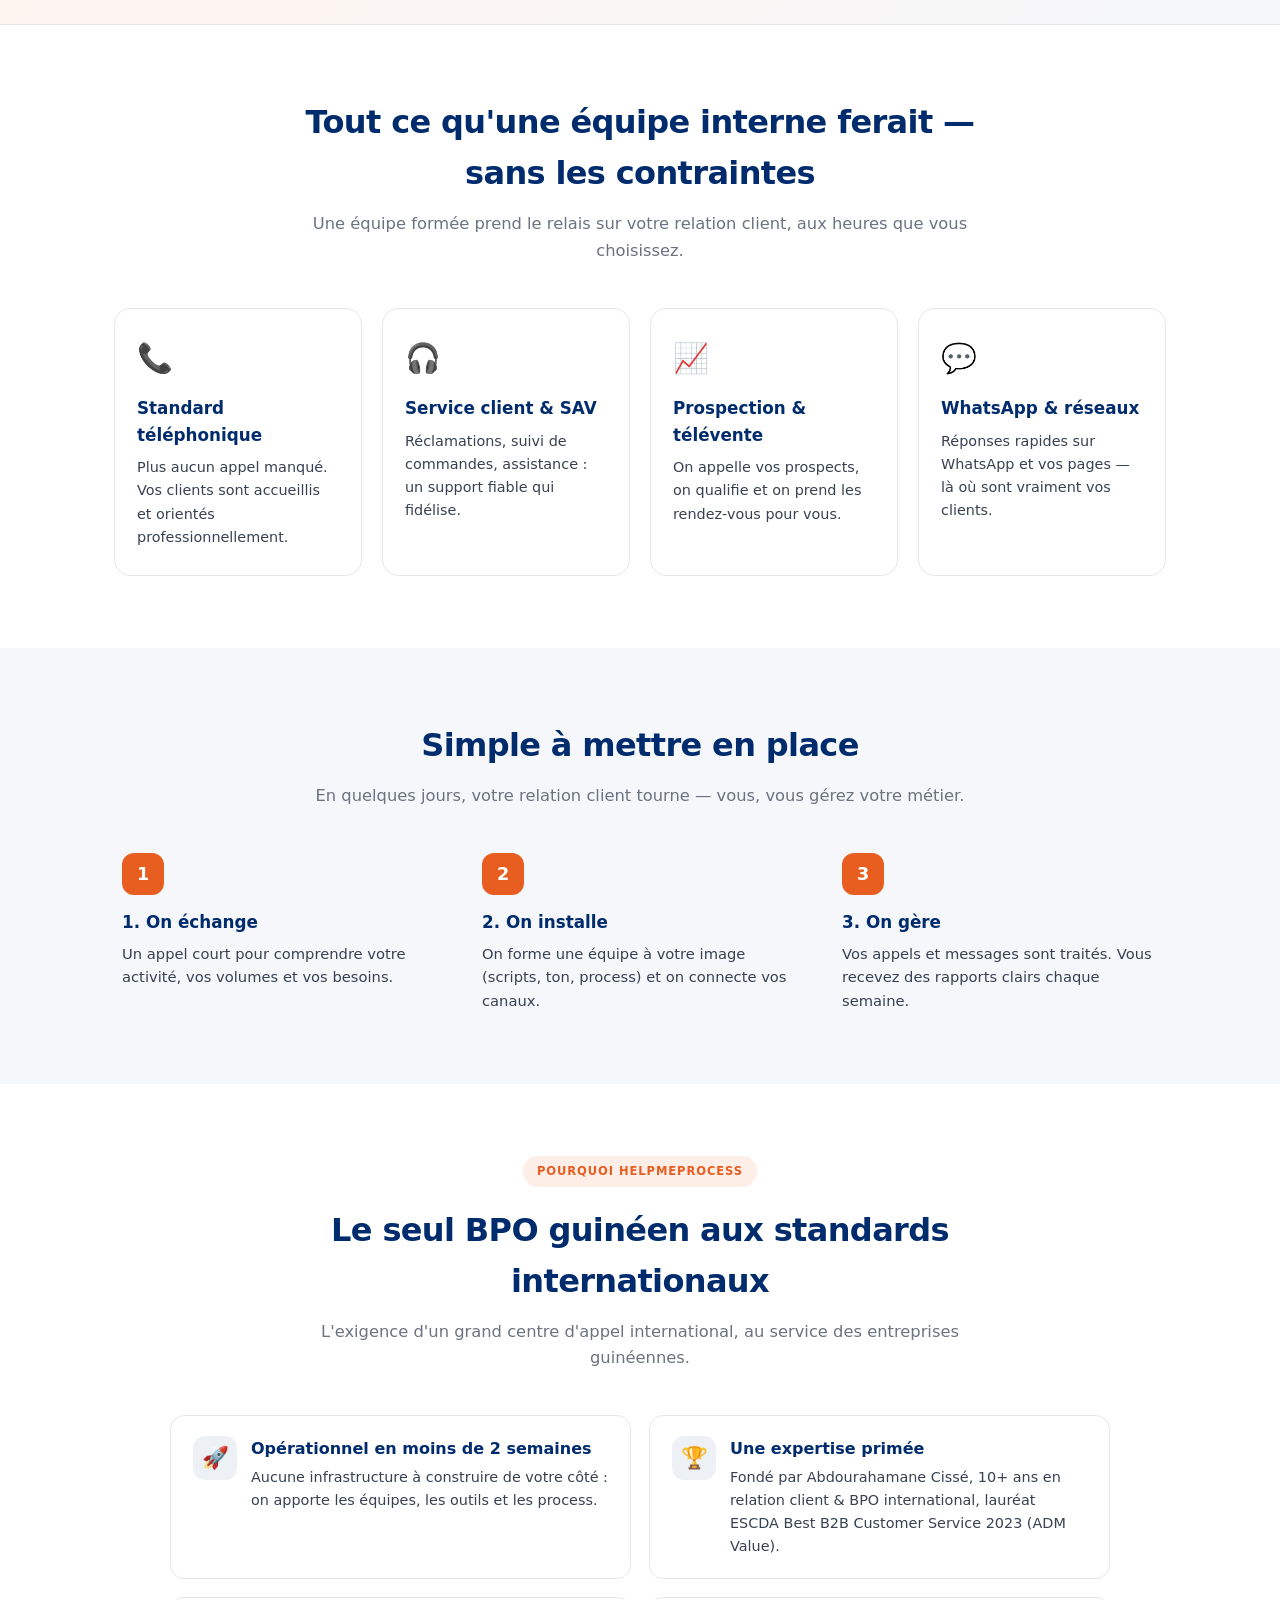
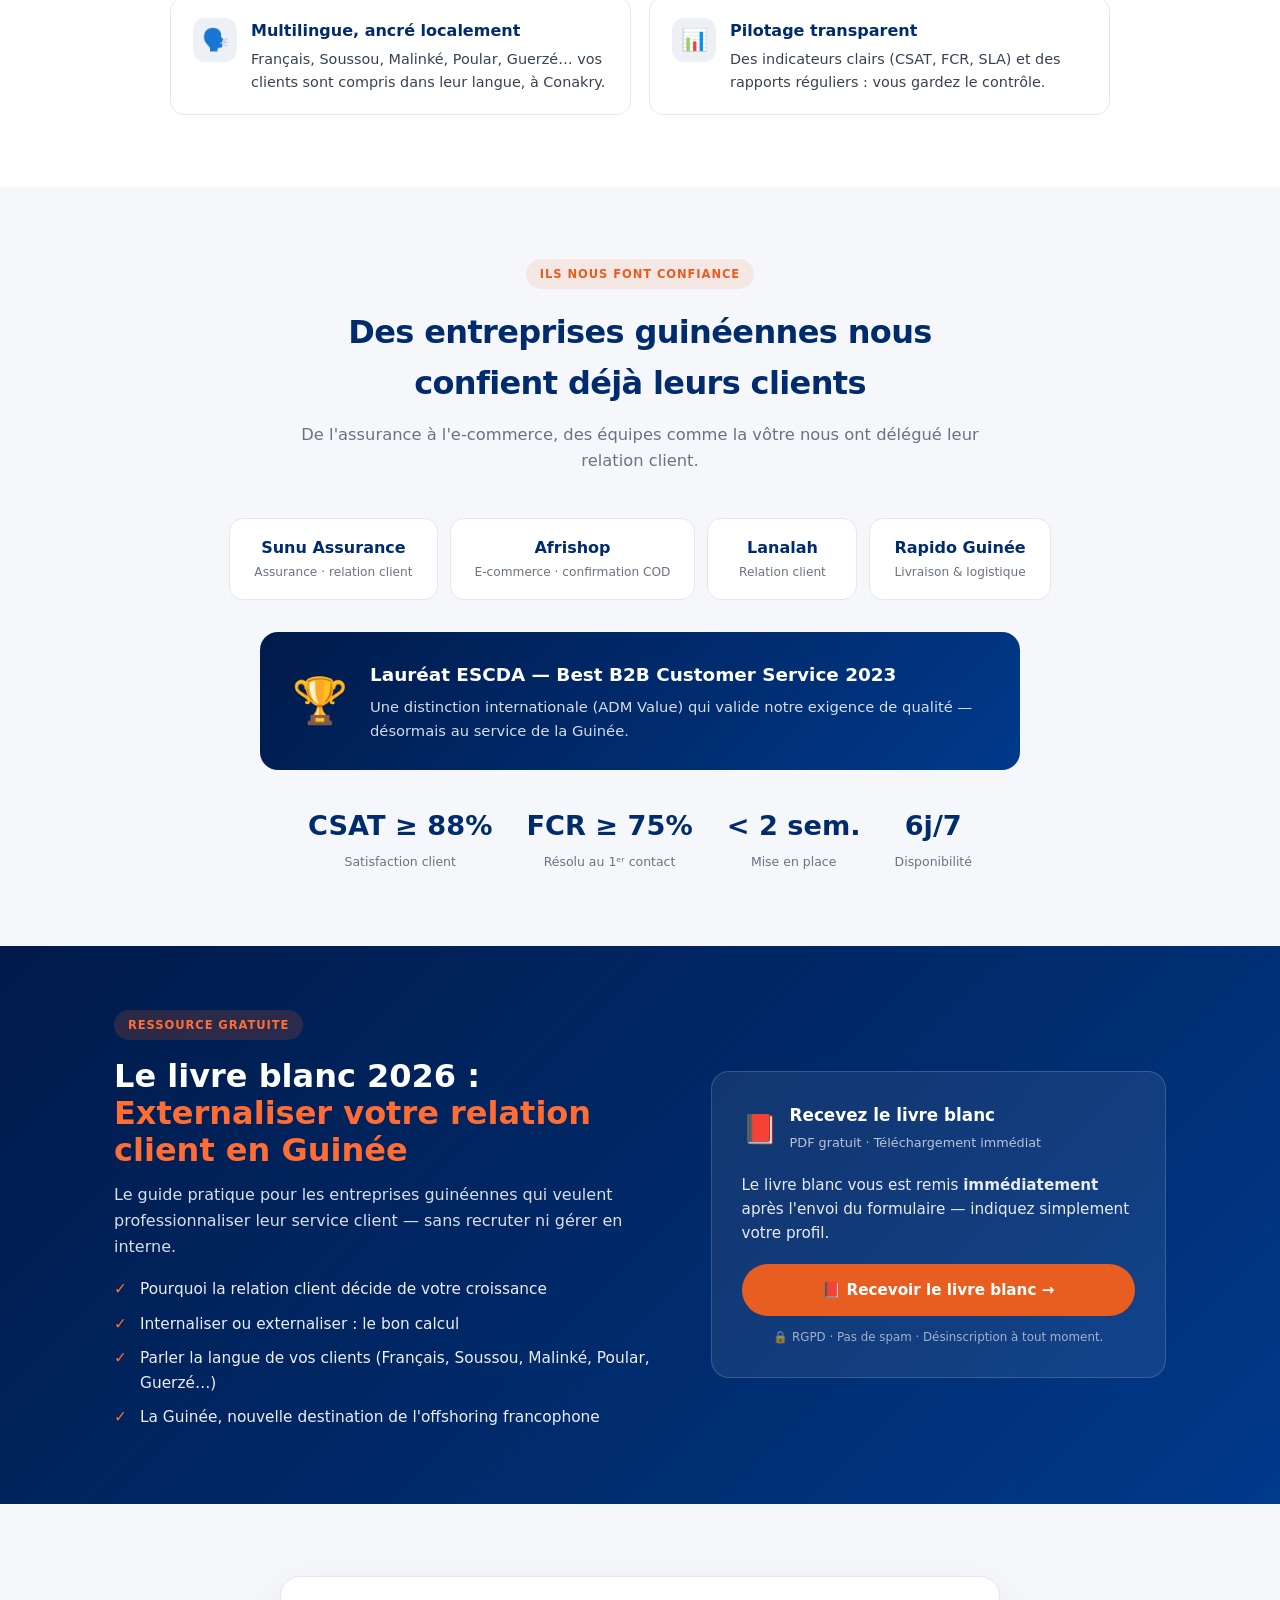
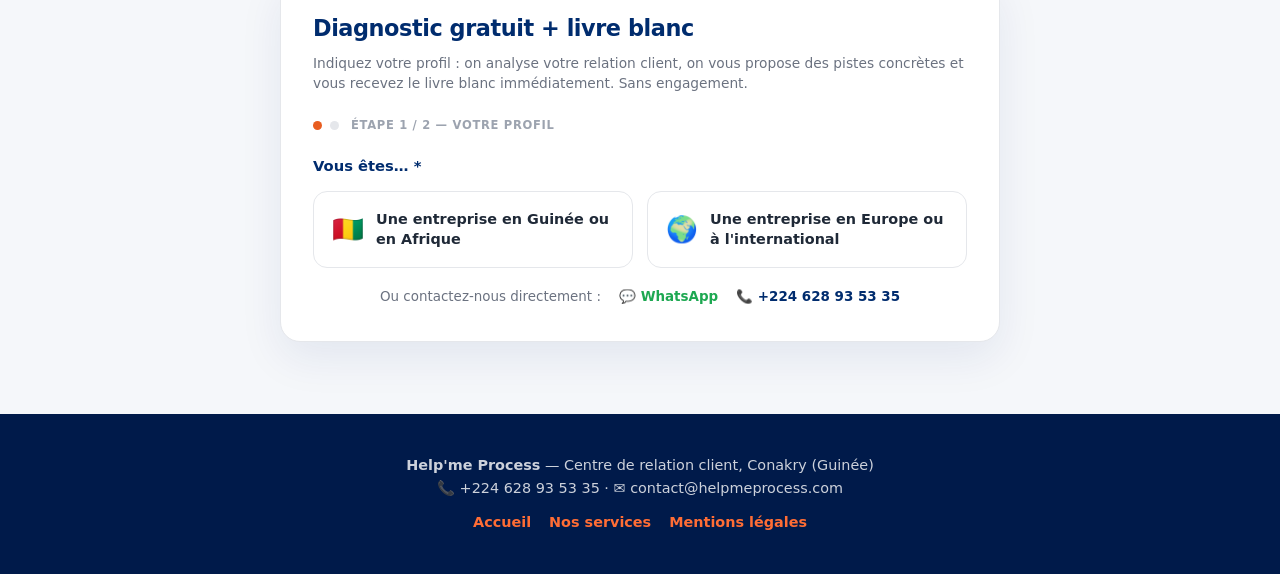
<file: entreprises-guinee.html>
<!DOCTYPE html>
<html lang="fr">
<head>
  <meta charset="UTF-8"/>
  <meta name="viewport" content="width=device-width, initial-scale=1.0"/>
  <meta http-equiv="Content-Security-Policy" content="default-src 'self'; img-src 'self' data: https:; media-src 'self'; style-src 'self' 'unsafe-inline' https://fonts.googleapis.com; font-src 'self' https://fonts.gstatic.com; script-src 'self' 'unsafe-inline'; connect-src 'self'; object-src 'none'; base-uri 'self'; form-action 'self'; frame-ancestors 'none'; upgrade-insecure-requests"/>

  <title>Service Client Externalisé en Guinée | Helpmeprocess Conakry</title>
  <meta name="description" content="Helpmeprocess gère votre service client à Conakry. Call center guinéen pour télécom, banques, assurances et e-commerce COD."/>
  <link rel="canonical" href="https://helpme-process.vercel.app/entreprises-guinee"/>

  <!-- Open Graph -->
  <meta property="og:type" content="website"/>
  <meta property="og:title" content="Confiez votre relation client à des pros — à Conakry"/>
  <meta property="og:description" content="Standard, SAV, prospection, WhatsApp : une équipe dédiée pour votre entreprise en Guinée. Recevez la vidéo + un diagnostic gratuit."/>
  <meta property="og:image" content="https://helpme-process.vercel.app/team-headsets.jpeg"/>
  <meta property="og:url" content="https://helpme-process.vercel.app/entreprises-guinee"/>

  <link rel="icon" href="logo.jpeg"/>
  <link rel="preconnect" href="https://fonts.googleapis.com"/>
  <link rel="preconnect" href="https://fonts.gstatic.com" crossorigin/>
  <link href="https://fonts.googleapis.com/css2?family=Inter:wght@300;400;500;600;700;800;900&display=swap" rel="stylesheet"/>

  <style>
    :root{
      --navy:#002C6E; --navy2:#003A8C; --navy3:#001A4A;
      --orange:#E85D20; --orange2:#FF6D35;
      --light:#F5F7FA; --border:#E5E7EB;
      --text:#1F2937; --text2:#374151; --gray:#6B7280;
      --green:#1A8A2E; --green2:#25D366;
    }
    *{margin:0;padding:0;box-sizing:border-box}
    html{scroll-behavior:smooth}
    body{font-family:'Inter',system-ui,sans-serif;color:var(--text);background:#fff;line-height:1.6;-webkit-font-smoothing:antialiased;overflow-x:hidden}
    a{color:inherit}
    .wrap{max-width:1100px;margin:0 auto;padding:0 24px}
    .eyebrow{display:inline-block;font-size:.72rem;font-weight:700;letter-spacing:.08em;text-transform:uppercase;color:var(--orange);background:rgba(232,93,32,.1);padding:6px 14px;border-radius:50px;margin-bottom:18px}
    .btn{display:inline-flex;align-items:center;gap:8px;font-weight:600;font-size:.95rem;padding:14px 26px;border-radius:50px;text-decoration:none;border:none;cursor:pointer;transition:all .2s;white-space:nowrap}
    .btn-orange{background:var(--orange);color:#fff}
    .btn-orange:hover{background:var(--orange2);transform:translateY(-2px);box-shadow:0 8px 24px rgba(232,93,32,.32)}
    .btn-wa{background:var(--green2);color:#fff}
    .btn-wa:hover{background:#1ebe57;transform:translateY(-2px);box-shadow:0 8px 24px rgba(37,211,102,.32)}
    .btn-ghost{background:#fff;color:var(--navy);border:1.5px solid var(--border)}
    .btn-ghost:hover{border-color:var(--navy);background:var(--light)}

    /* HERO */
    .hero{position:relative;padding:128px 0 64px;background:linear-gradient(135deg,#001A4A,#002C6E 60%,#003A8C);color:#fff;overflow:hidden}
    .hero::after{content:"";position:absolute;right:-120px;top:-120px;width:420px;height:420px;background:radial-gradient(circle,rgba(232,93,32,.25),transparent 70%);border-radius:50%}
    .hero-grid{display:grid;grid-template-columns:1.05fr .95fr;gap:48px;align-items:center;position:relative;z-index:1}
    .hero h1{font-size:2.7rem;line-height:1.1;font-weight:800;letter-spacing:-.02em;margin-bottom:18px}
    .hero h1 span{color:var(--orange2)}
    .hero p.hero-lead{font-size:1.1rem;color:rgba(255,255,255,.92);margin-bottom:28px;max-width:560px}
    .hero-cta{display:flex;gap:14px;flex-wrap:wrap;margin-bottom:26px}
    .hero-trust{display:flex;gap:26px;flex-wrap:wrap}
    .hero-trust div{display:flex;flex-direction:column}
    .hero-trust strong{font-size:1.4rem;font-weight:800;color:#fff}
    .hero-trust span{font-size:.78rem;color:rgba(255,255,255,.7)}

    /* VIDEO */
    .video-frame{background:#000;border-radius:18px;overflow:hidden;box-shadow:0 24px 60px rgba(0,0,0,.45);border:1px solid rgba(255,255,255,.12)}
    .video-frame video{display:block;width:100%;height:auto;aspect-ratio:16/9;background:#000}
    .video-cap{margin-top:12px;font-size:.82rem;color:rgba(255,255,255,.7);text-align:center}
    /* BANDEAU LANGUES */
    .langband{background:linear-gradient(135deg,#FFF4EE,#F5F7FA);padding:52px 0;text-align:center;border-bottom:1px solid var(--border)}
    .langband h2{font-size:1.55rem;color:var(--navy);margin-bottom:10px;letter-spacing:-.01em}
    .langband p{color:var(--gray);max-width:640px;margin:0 auto 22px;font-size:1rem}
    .lang-chips{display:flex;flex-wrap:wrap;gap:10px;justify-content:center}
    .lang-chips span{background:var(--navy);color:#fff;font-weight:600;font-size:.88rem;padding:9px 18px;border-radius:50px}
    .lang-chips span.more{background:var(--orange)}
    .video-yt{text-align:center;margin-top:14px}
    .btn-yt{display:inline-flex;align-items:center;gap:8px;background:#FF0000;color:#fff;font-weight:600;font-size:.9rem;padding:11px 22px;border-radius:50px;text-decoration:none;transition:all .2s}
    .btn-yt:hover{background:#cc0000;transform:translateY(-2px);box-shadow:0 8px 24px rgba(255,0,0,.3)}

    /* LIVRE BLANC — section mise en avant (style international) */
    .lbsec{background:linear-gradient(135deg,#001A4A,#002C6E 60%,#003A8C);color:#fff;padding:64px 0}
    .lbsec-grid{display:grid;grid-template-columns:1.1fr .9fr;gap:40px;align-items:center;max-width:1100px;margin:0 auto;padding:0 24px}
    .lbsec .eyebrow{background:rgba(232,93,32,.18);color:#FF6D35}
    .lbsec h2{color:#fff;font-size:2rem;line-height:1.15;margin-bottom:14px}
    .lbsec h2 span{color:#FF6D35}
    .lbsec p.intro{color:rgba(255,255,255,.85);margin-bottom:18px}
    .lbsec ul{list-style:none;margin:0}
    .lbsec li{padding-left:26px;position:relative;margin-bottom:10px;color:rgba(255,255,255,.92);font-size:.96rem}
    .lbsec li::before{content:"✓";position:absolute;left:0;color:#FF6D35;font-weight:800}
    .lbsec-card{background:rgba(255,255,255,.07);border:1px solid rgba(255,255,255,.16);border-radius:18px;padding:30px}
    .lbsec-card .head{display:flex;align-items:center;gap:12px;margin-bottom:18px}
    .lbsec-card .head .ico{font-size:1.8rem}
    .lbsec-card .head b{display:block;color:#fff;font-size:1.05rem}
    .lbsec-card .head small{color:rgba(255,255,255,.7);font-size:.8rem}
    .lbsec-card .field label{color:rgba(255,255,255,.85)}
    .lbsec-card .field input{background:rgba(255,255,255,.1);border-color:rgba(255,255,255,.22);color:#fff}
    .lbsec-card .field input::placeholder{color:rgba(255,255,255,.5)}
    .lbsec-card .disc{font-size:.74rem;color:rgba(255,255,255,.6);text-align:center;margin-top:12px}
    @media(max-width:760px){ .lbsec-grid{grid-template-columns:1fr;gap:24px} .lbsec h2{font-size:1.6rem} }

    /* SECTIONS */
    section.block{padding:72px 0}
    .sec-head{text-align:center;max-width:680px;margin:0 auto 44px}
    .sec-head h2{font-size:2rem;font-weight:800;color:var(--navy);letter-spacing:-.02em;margin-bottom:12px}
    .sec-head p{color:var(--gray);font-size:1.02rem}

    .cards{display:grid;grid-template-columns:repeat(4,1fr);gap:20px}
    .card{background:#fff;border:1px solid var(--border);border-radius:16px;padding:26px 22px;transition:all .2s}
    .card:hover{transform:translateY(-4px);box-shadow:0 12px 30px rgba(0,44,110,.1);border-color:transparent}
    .card .ico{font-size:1.8rem;margin-bottom:14px}
    .card h3{font-size:1.05rem;color:var(--navy);margin-bottom:8px}
    .card p{font-size:.9rem;color:var(--text2)}

    .steps{display:grid;grid-template-columns:repeat(3,1fr);gap:28px;counter-reset:s}
    .step{position:relative;padding-left:8px}
    .step::before{counter-increment:s;content:counter(s);display:flex;align-items:center;justify-content:center;width:42px;height:42px;border-radius:12px;background:var(--orange);color:#fff;font-weight:800;font-size:1.1rem;margin-bottom:14px}
    .step h3{font-size:1.05rem;color:var(--navy);margin-bottom:6px}
    .step p{font-size:.92rem;color:var(--text2)}

    /* FORM */
    .lead{background:var(--light)}
    .lead-card{background:#fff;border:1px solid var(--border);border-radius:20px;padding:40px;max-width:760px;margin:0 auto;box-shadow:0 16px 40px rgba(0,44,110,.07)}
    .lead-card h2{font-size:1.7rem;color:var(--navy);text-align:center;margin-bottom:8px}
    .lead-card .sub{text-align:center;color:var(--gray);margin-bottom:26px}
    .duo-head{max-width:680px;margin:0 auto 28px;text-align:center}
    .duo-head h2{color:var(--navy);font-size:1.8rem;margin-bottom:8px}
    .lead-duo{display:grid;grid-template-columns:1fr 1fr;gap:20px;max-width:1000px;margin:0 auto;align-items:start}
    .lead-card.duo{max-width:none;margin:0}
    .duo-ico{font-size:2rem;text-align:center;margin-bottom:6px}
    @media(max-width:760px){ .lead-duo{grid-template-columns:1fr} }
    .form-row{display:grid;grid-template-columns:1fr 1fr;gap:14px}
    .field{margin-bottom:14px}
    .field label{display:block;font-size:.82rem;font-weight:600;color:var(--text2);margin-bottom:6px}
    .field input{width:100%;padding:13px 16px;border:1.5px solid var(--border);border-radius:10px;font-size:.95rem;font-family:inherit;transition:border .2s;background:#fff}
    .field input:focus{outline:none;border-color:var(--navy)}
    .form-actions{display:flex;flex-direction:column;gap:12px;margin-top:6px}
    .or{text-align:center;color:var(--gray);font-size:.82rem;margin:4px 0}
    .lead-or-wa{display:flex;justify-content:center}
    .disclaimer{font-size:.76rem;color:var(--gray);text-align:center;margin-top:16px}
    .form-msg{display:none;text-align:center;padding:16px;border-radius:10px;margin-top:14px;font-weight:600}
    .form-msg.ok{display:block;background:rgba(26,138,46,.1);color:var(--green)}
    .form-msg.err{display:block;background:rgba(232,93,32,.1);color:var(--orange)}

    /* FOOTER */
    footer{background:var(--navy3);color:rgba(255,255,255,.8);padding:40px 0;text-align:center;font-size:.9rem}
    footer a{color:var(--orange2);text-decoration:none;font-weight:600}
    footer .ft-links{margin-top:10px;display:flex;gap:18px;justify-content:center;flex-wrap:wrap}

    /* WhatsApp flottant */
    .wa-float{position:fixed;right:20px;bottom:20px;z-index:1001;display:flex;align-items:center;gap:10px;background:var(--green2);color:#fff;padding:13px 20px;border-radius:50px;text-decoration:none;font-weight:700;box-shadow:0 8px 24px rgba(37,211,102,.4);transition:transform .2s}
    .wa-float:hover{transform:scale(1.05)}

    @media(max-width:880px){
      .hero-grid{grid-template-columns:1fr;gap:32px}
      .hero h1{font-size:2.1rem}
      .cards{grid-template-columns:1fr 1fr}
      .steps{grid-template-columns:1fr}
    }
    @media(max-width:560px){
      .hero{padding:104px 0 48px}
      .hero h1{font-size:1.8rem}
      .cards{grid-template-columns:1fr}
      .form-row{grid-template-columns:1fr}
      .lead-card{padding:28px 20px}
      .wa-float span{display:none}
    }

    /* DOULEURS (réutilise .cards/.card) */
    .pain-card{background:#FFFAF7;border-color:#F3DECF}
    .pain-card .ico{color:var(--orange)}
    /* POURQUOI NOUS */
    .why-grid{display:grid;grid-template-columns:repeat(2,1fr);gap:18px;max-width:940px;margin:0 auto}
    .why-item{display:flex;gap:14px;align-items:flex-start;background:#fff;border:1px solid var(--border);border-radius:14px;padding:20px 22px;transition:all .2s}
    .why-item:hover{box-shadow:0 12px 30px rgba(0,44,110,.08);border-color:transparent}
    .why-item .wico{flex:0 0 auto;width:44px;height:44px;border-radius:12px;background:rgba(0,44,110,.07);display:flex;align-items:center;justify-content:center;font-size:1.35rem}
    .why-item h3{font-size:1rem;color:var(--navy);margin-bottom:4px}
    .why-item p{font-size:.9rem;color:var(--text2)}
    /* PREUVES */
    .proof{background:var(--light)}
    .clients{display:flex;flex-wrap:wrap;gap:12px;justify-content:center;margin-bottom:32px}
    .client{display:flex;flex-direction:column;background:#fff;border:1px solid var(--border);border-radius:14px;padding:16px 24px;min-width:150px;text-align:center}
    .client b{color:var(--navy);font-size:1rem}
    .client span{font-size:.76rem;color:var(--gray);margin-top:3px}
    .distinction{display:flex;align-items:center;gap:22px;max-width:760px;margin:0 auto;background:linear-gradient(135deg,#001A4A,#003A8C);color:#fff;border-radius:18px;padding:28px 32px}
    .distinction .award{font-size:2.8rem;flex:0 0 auto;line-height:1}
    .distinction h3{color:#fff;font-size:1.15rem;margin-bottom:6px}
    .distinction p{color:rgba(255,255,255,.84);font-size:.92rem}
    .proof-stats{display:flex;flex-wrap:wrap;gap:34px;justify-content:center;margin-top:34px}
    .proof-stats div{text-align:center}
    .proof-stats strong{display:block;font-size:1.7rem;font-weight:800;color:var(--navy)}
    .proof-stats span{font-size:.78rem;color:var(--gray)}
    @media(max-width:760px){ .why-grid{grid-template-columns:1fr} }
    @media(max-width:560px){ .distinction{flex-direction:column;text-align:center;gap:14px} }
  </style>
  <link rel="stylesheet" href="/nav.css"/>
  <link rel="stylesheet" href="/lead-form.css"/>
</head>
<body>

<!-- HERO -->
<header class="hero">
  <div class="wrap hero-grid">
    <div>
      <span class="eyebrow">Pour les entreprises guinéennes</span>
      <h1>Vos clients méritent une <span>réponse pro</span>, à chaque appel.</h1>
      <p class="hero-lead">Standard téléphonique, service client, prospection, WhatsApp : confiez votre relation client à une équipe dédiée à Conakry — sans recruter ni gérer en interne.</p>
      <div class="hero-cta">
        <a href="#livreblanc-local" class="btn btn-orange">📕 Recevoir le livre blanc</a>
        <a id="waHero" href="https://wa.me/224628935335?text=Bonjour%20Help'me%20Process%2C%20je%20dirige%20une%20entreprise%20en%20Guin%C3%A9e%20et%20je%20veux%20en%20savoir%20plus%20sur%20vos%20services." class="btn btn-wa" target="_blank" rel="noopener">💬 Parler sur WhatsApp</a>
      </div>
      <div class="hero-trust">
        <div><strong>CSAT ≥ 88%</strong><span>Satisfaction client</span></div>
        <div><strong>FCR ≥ 75%</strong><span>Résolu au 1ᵉʳ contact</span></div>
        <div><strong>Multilingue</strong><span>Français, Soussou, Malinké…</span></div>
      </div>
    </div>
    <div>
      <div class="video-frame">
        <video controls preload="metadata" poster="team-headsets.jpeg">
          <source src="video-boostez.mp4" type="video/mp4"/>
          Votre navigateur ne lit pas la vidéo.
        </video>
      </div>
      <p class="video-cap">🎬 « Boostez votre entreprise » — 2 min pour comprendre</p>
      <div class="video-yt">
        <a href="https://www.youtube.com/watch?v=fQ_qigCUk20&amp;t=499s" target="_blank" rel="noopener" class="btn-yt">▶️ Voir la vidéo intégrale sur YouTube</a>
      </div>
    </div>
  </div>
</header>

<main>

<!-- DOULEURS -->
<section class="block" id="douleurs">
  <div class="wrap">
    <div class="sec-head">
      <span class="eyebrow">Le constat</span>
      <h2>Vous reconnaissez ces situations&nbsp;?</h2>
      <p>Chaque appel manqué, chaque message sans réponse, c'est un client — et du chiffre d'affaires — qui s'en va.</p>
    </div>
    <div class="cards">
      <article class="card pain-card"><div class="ico">📵</div><h3>Des appels qui sonnent dans le vide</h3><p>Vous êtes en réunion, en déplacement, débordé. Pendant ce temps, vos clients appellent… et personne ne répond.</p></article>
      <article class="card pain-card"><div class="ico">⏳</div><h3>Le SAV vous mange tout votre temps</h3><p>Réclamations, suivis, WhatsApp qui déborde : vous gérez l'urgence au lieu de développer votre activité.</p></article>
      <article class="card pain-card"><div class="ico">💸</div><h3>Recruter en interne coûte cher</h3><p>Embaucher, former, équiper et manager une équipe support : long, coûteux et risqué pour une PME.</p></article>
      <article class="card pain-card"><div class="ico">📉</div><h3>Une image qui se dégrade</h3><p>Un client mal accueilli ou jamais rappelé ne revient pas — et le dit autour de lui.</p></article>
    </div>
  </div>
</section>

<!-- BANDEAU LANGUES -->
<section class="langband">
  <div class="wrap">
    <h2>🗣️ Nous parlons la langue de vos clients</h2>
    <p>C'est la base d'une vraie relation client : répondre à chacun dans <strong>sa</strong> langue. Vos clients se sentent compris, écoutés — et restent fidèles.</p>
    <div class="lang-chips">
      <span>Français</span>
      <span>Soussou</span>
      <span>Malinké</span>
      <span>Poular</span>
      <span>Guerzé</span>
      <span class="more">…et plus</span>
    </div>
  </div>
</section>

<!-- SERVICES -->
<section class="block">
  <div class="wrap">
    <div class="sec-head">
      <h2>Tout ce qu'une équipe interne ferait — sans les contraintes</h2>
      <p>Une équipe formée prend le relais sur votre relation client, aux heures que vous choisissez.</p>
    </div>
    <div class="cards">
      <div class="card"><div class="ico">📞</div><h3>Standard téléphonique</h3><p>Plus aucun appel manqué. Vos clients sont accueillis et orientés professionnellement.</p></div>
      <div class="card"><div class="ico">🎧</div><h3>Service client & SAV</h3><p>Réclamations, suivi de commandes, assistance : un support fiable qui fidélise.</p></div>
      <div class="card"><div class="ico">📈</div><h3>Prospection & télévente</h3><p>On appelle vos prospects, on qualifie et on prend les rendez-vous pour vous.</p></div>
      <div class="card"><div class="ico">💬</div><h3>WhatsApp & réseaux</h3><p>Réponses rapides sur WhatsApp et vos pages — là où sont vraiment vos clients.</p></div>
    </div>
  </div>
</section>

<!-- ÉTAPES -->
<section class="block" style="background:var(--light)">
  <div class="wrap">
    <div class="sec-head">
      <h2>Simple à mettre en place</h2>
      <p>En quelques jours, votre relation client tourne — vous, vous gérez votre métier.</p>
    </div>
    <div class="steps">
      <div class="step"><h3>1. On échange</h3><p>Un appel court pour comprendre votre activité, vos volumes et vos besoins.</p></div>
      <div class="step"><h3>2. On installe</h3><p>On forme une équipe à votre image (scripts, ton, process) et on connecte vos canaux.</p></div>
      <div class="step"><h3>3. On gère</h3><p>Vos appels et messages sont traités. Vous recevez des rapports clairs chaque semaine.</p></div>
    </div>
  </div>
</section>

<!-- POURQUOI NOUS -->
<section class="block" id="pourquoi-nous">
  <div class="wrap">
    <div class="sec-head">
      <span class="eyebrow">Pourquoi Helpmeprocess</span>
      <h2>Le seul BPO guinéen aux standards internationaux</h2>
      <p>L'exigence d'un grand centre d'appel international, au service des entreprises guinéennes.</p>
    </div>
    <div class="why-grid">
      <article class="why-item"><div class="wico">🚀</div><div><h3>Opérationnel en moins de 2 semaines</h3><p>Aucune infrastructure à construire de votre côté : on apporte les équipes, les outils et les process.</p></div></article>
      <article class="why-item"><div class="wico">🏆</div><div><h3>Une expertise primée</h3><p>Fondé par Abdourahamane Cissé, 10+ ans en relation client &amp; BPO international, lauréat ESCDA Best B2B Customer Service 2023 (ADM Value).</p></div></article>
      <article class="why-item"><div class="wico">🗣️</div><div><h3>Multilingue, ancré localement</h3><p>Français, Soussou, Malinké, Poular, Guerzé… vos clients sont compris dans leur langue, à Conakry.</p></div></article>
      <article class="why-item"><div class="wico">📊</div><div><h3>Pilotage transparent</h3><p>Des indicateurs clairs (CSAT, FCR, SLA) et des rapports réguliers : vous gardez le contrôle.</p></div></article>
    </div>
  </div>
</section>

<!-- PREUVES -->
<section class="block proof" id="preuves">
  <div class="wrap">
    <div class="sec-head">
      <span class="eyebrow">Ils nous font confiance</span>
      <h2>Des entreprises guinéennes nous confient déjà leurs clients</h2>
      <p>De l'assurance à l'e-commerce, des équipes comme la vôtre nous ont délégué leur relation client.</p>
    </div>
    <div class="clients">
      <div class="client"><b>Sunu Assurance</b><span>Assurance · relation client</span></div>
      <div class="client"><b>Afrishop</b><span>E-commerce · confirmation COD</span></div>
      <div class="client"><b>Lanalah</b><span>Relation client</span></div>
      <div class="client"><b>Rapido Guinée</b><span>Livraison &amp; logistique</span></div>
    </div>
    <div class="distinction">
      <div class="award">🏆</div>
      <div>
        <h3>Lauréat ESCDA — Best B2B Customer Service 2023</h3>
        <p>Une distinction internationale (ADM Value) qui valide notre exigence de qualité — désormais au service de la Guinée.</p>
      </div>
    </div>
    <div class="proof-stats">
      <div><strong>CSAT ≥ 88%</strong><span>Satisfaction client</span></div>
      <div><strong>FCR ≥ 75%</strong><span>Résolu au 1ᵉʳ contact</span></div>
      <div><strong>&lt; 2 sem.</strong><span>Mise en place</span></div>
      <div><strong>6j/7</strong><span>Disponibilité</span></div>
    </div>
  </div>
</section>

<!-- LIVRE BLANC — ressource gratuite (juste avant le formulaire) -->
<section class="lbsec" id="livreblanc-local">
  <div class="lbsec-grid">
    <div>
      <span class="eyebrow">Ressource gratuite</span>
      <h2>Le livre blanc 2026 :<br><span>Externaliser votre relation client en Guinée</span></h2>
      <p class="intro">Le guide pratique pour les entreprises guinéennes qui veulent professionnaliser leur service client — sans recruter ni gérer en interne.</p>
      <ul>
        <li>Pourquoi la relation client décide de votre croissance</li>
        <li>Internaliser ou externaliser : le bon calcul</li>
        <li>Parler la langue de vos clients (Français, Soussou, Malinké, Poular, Guerzé…)</li>
        <li>La Guinée, nouvelle destination de l'offshoring francophone</li>
      </ul>
    </div>
    <div class="lbsec-card">
      <div class="head">
        <div class="ico">📕</div>
        <div><b>Recevez le livre blanc</b><small>PDF gratuit · Téléchargement immédiat</small></div>
      </div>
      <p style="color:rgba(255,255,255,.9);font-size:.95rem;line-height:1.6;margin-bottom:18px">Le livre blanc vous est remis <strong>immédiatement</strong> après l'envoi du formulaire — indiquez simplement votre profil.</p>
      <a href="#diagnostic" class="btn btn-orange" style="width:100%;justify-content:center">📕 Recevoir le livre blanc →</a>
      <p class="disc">🔒 RGPD · Pas de spam · Désinscription à tout moment.</p>
    </div>
  </div>
</section>

<!-- DIAGNOSTIC (un seul, en bas) -->
<section class="block lead" id="diagnostic">
  <div class="wrap">
    <div data-hp-leadform
         data-title="Diagnostic gratuit + livre blanc"
         data-note="Indiquez votre profil : on analyse votre relation client, on vous propose des pistes concrètes et vous recevez le livre blanc immédiatement. Sans engagement."></div>
  </div>
</section>

</main>

<!-- FOOTER -->
<footer>
  <div class="wrap">
    <strong>Help'me Process</strong> — Centre de relation client, Conakry (Guinée)<br/>
    📞 +224 628 93 53 35 · ✉️ contact@helpmeprocess.com
    <div class="ft-links">
      <a href="index.html">Accueil</a>
      <a href="presentation-entreprises.html">Nos services</a>
      <a href="mentions-legales.html">Mentions légales</a>
    </div>
  </div>
</footer>

<a class="wa-float" href="https://wa.me/224628935335?text=Bonjour%20Help'me%20Process%2C%20je%20veux%20en%20savoir%20plus." target="_blank" rel="noopener">💬 <span>WhatsApp</span></a>

<!-- Capture des leads + livre blanc : gérée par le composant /lead-form.js -->
<script src="/lead-form.js" defer></script>
<script src="/nav.js" defer></script>
  <script src="/back-to-top.js" defer></script>
  <script src="/sticky-cta.js" defer></script>
</body>
</html>
</file>
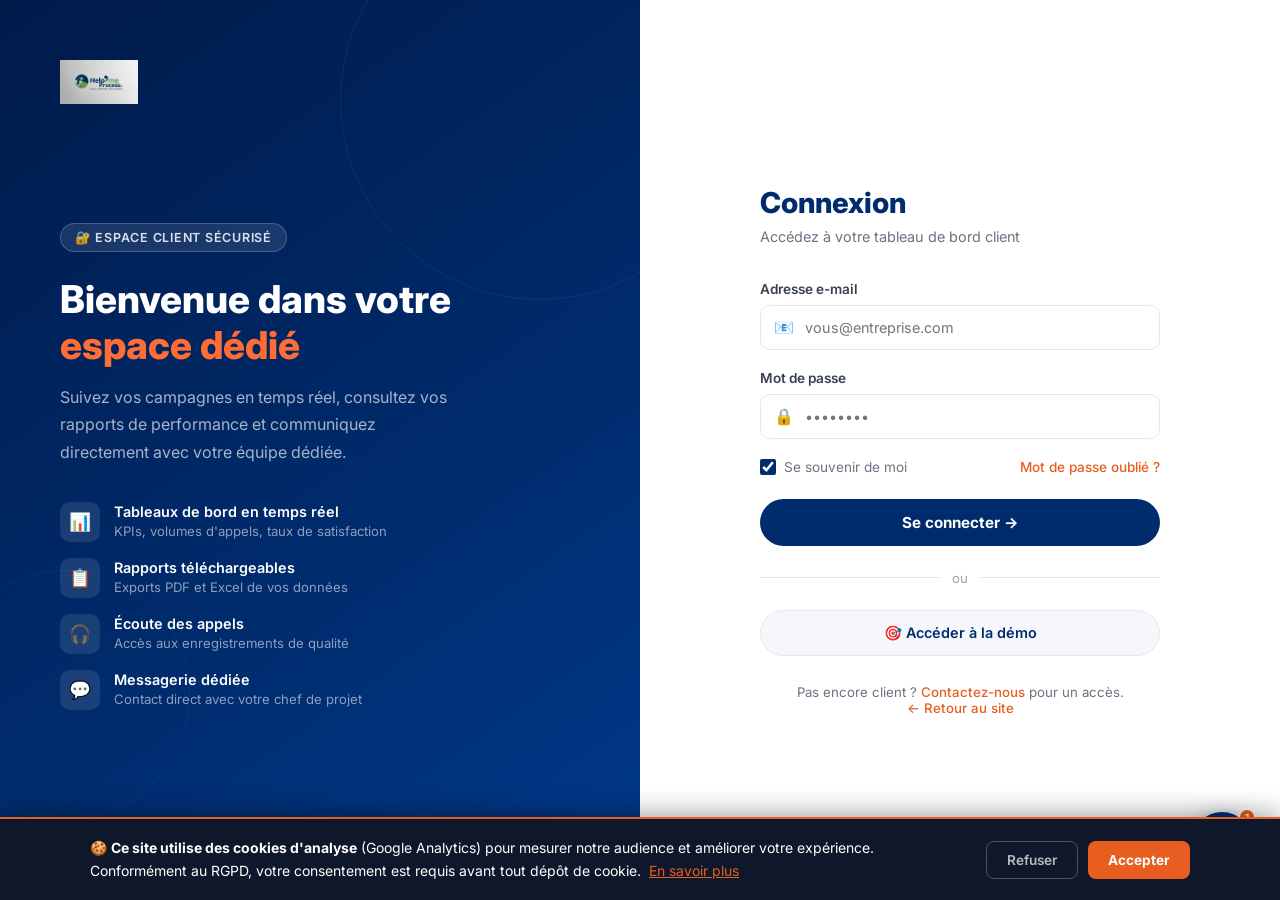
<file: espace-client.html>
<!DOCTYPE html>
<html lang="fr">
<head>
  <meta charset="UTF-8"/>
  <meta name="viewport" content="width=device-width, initial-scale=1.0"/>
  <title>Espace Client | Help'me Process</title>
  <link href="https://fonts.googleapis.com/css2?family=Inter:wght@300;400;500;600;700;800&display=swap" rel="stylesheet"/>
  <style>
    *,*::before,*::after{box-sizing:border-box;margin:0;padding:0}
    :root{
      --navy:#002C6E;--navy2:#003A8C;--navy3:#001A4A;
      --orange:#E85D20;--orange2:#FF6D35;
      --white:#fff;--light:#F5F7FA;--dark:#0F172A;
      --gray:#6B7280;--gray2:#9CA3AF;--border:#E5E7EB;
      --text:#1F2937;--text2:#374151;
      --green:#16A34A;--green-bg:#F0FDF4;
    }
    html{scroll-behavior:smooth}
    body{font-family:'Inter',sans-serif;color:var(--text);background:var(--light);min-height:100vh;-webkit-font-smoothing:antialiased}

    /* ── LOGIN PAGE ── */
    .login-page{
      min-height:100vh;display:grid;grid-template-columns:1fr 1fr;
    }
    .login-left{
      background:linear-gradient(145deg,var(--navy3) 0%,var(--navy) 60%,var(--navy2) 100%);
      padding:60px;display:flex;flex-direction:column;justify-content:space-between;
      position:relative;overflow:hidden;
    }
    .login-left::before{
      content:'';position:absolute;width:400px;height:400px;
      border-radius:50%;border:1px solid rgba(255,255,255,.06);
      top:-100px;right:-100px;
    }
    .login-left::after{
      content:'';position:absolute;width:250px;height:250px;
      border-radius:50%;border:1px solid rgba(255,255,255,.04);
      bottom:80px;left:-60px;
    }
    .ll-logo img{height:44px}
    .ll-content{position:relative;z-index:1}
    .ll-badge{
      display:inline-flex;align-items:center;gap:8px;
      background:rgba(255,255,255,.1);border:1px solid rgba(255,255,255,.2);
      color:rgba(255,255,255,.85);font-size:.78rem;font-weight:600;
      letter-spacing:.06em;text-transform:uppercase;
      padding:6px 14px;border-radius:50px;margin-bottom:24px;
    }
    .ll-content h1{font-size:2.4rem;font-weight:800;color:#fff;line-height:1.2;margin-bottom:16px}
    .ll-content h1 span{color:var(--orange2)}
    .ll-content p{color:rgba(255,255,255,.65);font-size:1rem;line-height:1.7;max-width:400px}
    .ll-features{display:flex;flex-direction:column;gap:16px;margin-top:36px}
    .ll-feat{display:flex;align-items:center;gap:14px}
    .ll-feat-icon{
      width:40px;height:40px;border-radius:10px;
      background:rgba(255,255,255,.1);
      display:flex;align-items:center;justify-content:center;font-size:1.1rem;flex-shrink:0;
    }
    .ll-feat-txt strong{display:block;color:#fff;font-size:.9rem;font-weight:600}
    .ll-feat-txt span{color:rgba(255,255,255,.55);font-size:.82rem}
    .ll-bottom{color:rgba(255,255,255,.4);font-size:.8rem;position:relative;z-index:1}

    /* ── LOGIN FORM ── */
    .login-right{
      display:flex;align-items:center;justify-content:center;
      padding:60px 80px;background:#fff;
    }
    .login-form-wrap{width:100%;max-width:400px}
    .lf-header{margin-bottom:36px}
    .lf-header h2{font-size:1.8rem;font-weight:800;color:var(--navy);margin-bottom:8px}
    .lf-header p{color:var(--gray);font-size:.9rem}
    .form-group{margin-bottom:20px}
    .form-group label{display:block;font-size:.85rem;font-weight:600;color:var(--text2);margin-bottom:8px}
    .form-group input{
      width:100%;padding:13px 16px;border-radius:10px;
      border:1.5px solid var(--border);
      font-family:'Inter',sans-serif;font-size:.9rem;color:var(--text);
      outline:none;transition:border-color .2s,box-shadow .2s;
    }
    .form-group input:focus{border-color:var(--navy);box-shadow:0 0 0 3px rgba(0,44,110,.08)}
    .input-icon{position:relative}
    .input-icon input{padding-left:44px}
    .input-icon .icon{position:absolute;left:14px;top:50%;transform:translateY(-50%);font-size:1rem;color:var(--gray2)}
    .form-options{display:flex;align-items:center;justify-content:space-between;margin-bottom:24px}
    .remember{display:flex;align-items:center;gap:8px;font-size:.85rem;color:var(--gray)}
    .remember input{accent-color:var(--navy);width:16px;height:16px}
    .forgot{font-size:.85rem;color:var(--orange);text-decoration:none;font-weight:500}
    .forgot:hover{color:var(--orange2)}
    .btn-login{
      width:100%;padding:14px;background:var(--navy);color:#fff;
      border:none;border-radius:50px;font-family:'Inter',sans-serif;
      font-size:.95rem;font-weight:700;cursor:pointer;transition:all .2s;
    }
    .btn-login:hover{background:var(--navy2);transform:translateY(-1px);box-shadow:0 4px 16px rgba(0,44,110,.3)}
    .divider{display:flex;align-items:center;gap:12px;margin:24px 0;color:var(--gray2);font-size:.82rem}
    .divider::before,.divider::after{content:'';flex:1;height:1px;background:var(--border)}
    .btn-demo{
      width:100%;padding:13px;background:var(--light);color:var(--navy);
      border:1.5px solid var(--border);border-radius:50px;
      font-family:'Inter',sans-serif;font-size:.9rem;font-weight:600;cursor:pointer;transition:all .2s;
    }
    .btn-demo:hover{background:#EFF6FF;border-color:var(--navy)}
    .lf-footer{text-align:center;margin-top:28px;font-size:.83rem;color:var(--gray)}
    .lf-footer a{color:var(--orange);text-decoration:none;font-weight:500}

    /* ── DASHBOARD ── */
    .dashboard{display:none;min-height:100vh;background:var(--light)}
    .db-nav{
      background:#fff;border-bottom:1px solid var(--border);
      padding:0 32px;height:64px;display:flex;align-items:center;
      justify-content:space-between;position:sticky;top:0;z-index:99;
    }
    .db-nav-left{display:flex;align-items:center;gap:20px}
    .db-nav-left img{height:38px}
    .db-nav-divider{width:1px;height:28px;background:var(--border)}
    .db-nav-title{font-size:.9rem;color:var(--gray);font-weight:500}
    .db-nav-right{display:flex;align-items:center;gap:16px}
    .db-notif{
      width:38px;height:38px;border-radius:50%;background:var(--light);
      border:1px solid var(--border);display:flex;align-items:center;justify-content:center;
      cursor:pointer;position:relative;font-size:1rem;
    }
    .db-notif-badge{
      position:absolute;top:6px;right:6px;width:8px;height:8px;
      background:var(--orange);border-radius:50%;border:2px solid #fff;
    }
    .db-user{display:flex;align-items:center;gap:10px;cursor:pointer}
    .db-user-ava{
      width:38px;height:38px;border-radius:50%;
      background:linear-gradient(135deg,var(--navy),var(--navy2));
      display:flex;align-items:center;justify-content:center;color:#fff;font-size:.9rem;font-weight:700;
    }
    .db-user-info strong{display:block;font-size:.85rem;color:var(--text);font-weight:600}
    .db-user-info span{font-size:.75rem;color:var(--gray)}
    .btn-logout{
      padding:7px 16px;border-radius:50px;background:none;
      border:1.5px solid var(--border);font-family:'Inter',sans-serif;
      font-size:.82rem;font-weight:500;color:var(--gray);cursor:pointer;transition:all .2s;
    }
    .btn-logout:hover{border-color:var(--navy);color:var(--navy)}

    /* ── DB LAYOUT ── */
    .db-layout{display:grid;grid-template-columns:240px 1fr;min-height:calc(100vh - 64px)}
    .db-sidebar{background:#fff;border-right:1px solid var(--border);padding:24px 16px}
    .db-sidebar-section{margin-bottom:28px}
    .db-sidebar-label{font-size:.72rem;font-weight:700;letter-spacing:.08em;text-transform:uppercase;color:var(--gray2);padding:0 12px;margin-bottom:10px}
    .db-menu-item{
      display:flex;align-items:center;gap:10px;padding:10px 12px;
      border-radius:8px;cursor:pointer;transition:all .2s;
      font-size:.875rem;color:var(--text2);font-weight:500;text-decoration:none;
    }
    .db-menu-item:hover{background:var(--light);color:var(--navy)}
    .db-menu-item.active{background:#EFF6FF;color:var(--navy);font-weight:600}
    .db-menu-item .mi-icon{font-size:1rem;width:20px;text-align:center}
    .db-menu-item .mi-badge{
      margin-left:auto;font-size:.7rem;padding:2px 7px;border-radius:50px;
      background:var(--orange);color:#fff;font-weight:700;
    }

    /* ── DB CONTENT ── */
    .db-content{padding:32px;overflow-y:auto}
    .db-greeting{margin-bottom:32px}
    .db-greeting h2{font-size:1.5rem;font-weight:800;color:var(--navy)}
    .db-greeting p{color:var(--gray);font-size:.9rem;margin-top:4px}

    /* KPI cards */
    .kpi-grid{display:grid;grid-template-columns:repeat(4,1fr);gap:16px;margin-bottom:32px}
    .kpi-card{background:#fff;border-radius:14px;padding:20px 24px;border:1px solid var(--border)}
    .kpi-label{font-size:.8rem;color:var(--gray);font-weight:500;margin-bottom:10px;display:flex;align-items:center;gap:6px}
    .kpi-value{font-size:2rem;font-weight:800;color:var(--navy);line-height:1}
    .kpi-change{font-size:.78rem;margin-top:6px;display:flex;align-items:center;gap:4px}
    .kpi-up{color:var(--green)}.kpi-down{color:#DC2626}

    /* Charts placeholder */
    .db-grid-2{display:grid;grid-template-columns:2fr 1fr;gap:20px;margin-bottom:24px}
    .db-card{background:#fff;border-radius:14px;padding:24px;border:1px solid var(--border)}
    .db-card-title{font-size:.95rem;font-weight:700;color:var(--navy);margin-bottom:18px;display:flex;align-items:center;justify-content:space-between}
    .db-card-title .period{font-size:.78rem;font-weight:400;color:var(--gray);background:var(--light);padding:4px 10px;border-radius:50px}
    .chart-bars{display:flex;align-items:flex-end;gap:8px;height:120px}
    .chart-bar-wrap{flex:1;display:flex;flex-direction:column;align-items:center;gap:6px}
    .chart-bar{width:100%;background:linear-gradient(180deg,var(--navy),var(--navy2));border-radius:4px 4px 0 0;transition:height .6s ease}
    .chart-bar:hover{background:linear-gradient(180deg,var(--orange),var(--orange2))}
    .chart-label{font-size:.7rem;color:var(--gray2)}

    /* Tickets table */
    .ticket-table{width:100%;border-collapse:collapse}
    .ticket-table th{text-align:left;font-size:.78rem;font-weight:600;color:var(--gray);text-transform:uppercase;letter-spacing:.05em;padding:10px 12px;border-bottom:1px solid var(--border)}
    .ticket-table td{padding:12px;border-bottom:1px solid #F9FAFB;font-size:.85rem;color:var(--text2)}
    .ticket-table tr:last-child td{border-bottom:none}
    .ticket-table tr:hover td{background:var(--light)}
    .status-badge{padding:3px 10px;border-radius:50px;font-size:.72rem;font-weight:600}
    .s-open{background:#FEF3C7;color:#D97706}
    .s-progress{background:#DBEAFE;color:#1D4ED8}
    .s-done{background:var(--green-bg);color:var(--green)}

    /* Quick actions */
    .quick-grid{display:grid;grid-template-columns:repeat(3,1fr);gap:12px;margin-top:16px}
    .quick-btn{
      padding:16px;border-radius:12px;border:1.5px solid var(--border);
      background:#fff;cursor:pointer;text-align:center;transition:all .2s;
    }
    .quick-btn:hover{border-color:var(--navy);background:#EFF6FF;transform:translateY(-2px)}
    .quick-btn .qb-icon{font-size:1.5rem;margin-bottom:8px}
    .quick-btn p{font-size:.82rem;font-weight:600;color:var(--navy)}

    /* Alert banner */
    .db-alert{
      background:linear-gradient(135deg,#FFF7ED,#FEF3C7);
      border:1px solid #FDE68A;border-radius:12px;padding:16px 20px;
      display:flex;align-items:center;gap:14px;margin-bottom:24px;
    }
    .db-alert .da-icon{font-size:1.3rem}
    .db-alert p{font-size:.87rem;color:#92400E;line-height:1.5}
    .db-alert strong{color:#78350F}

    @media(max-width:1024px){
      .login-left{display:none}
      .login-right{padding:40px}
      .kpi-grid{grid-template-columns:1fr 1fr}
      .db-grid-2{grid-template-columns:1fr}
    }
    @media(max-width:768px){
      .db-layout{grid-template-columns:1fr}
      .db-sidebar{display:none}
      .login-right{padding:32px 24px}
      .kpi-grid{grid-template-columns:1fr 1fr}
      .quick-grid{grid-template-columns:1fr 1fr}
    }
  </style>
  <!-- Google Analytics 4 -->
  <script>
    window.dataLayer=window.dataLayer||[];function gtag(){dataLayer.push(arguments);}
    gtag('consent','default',{'analytics_storage':'denied','ad_storage':'denied'});
    function loadGA4(){
      if(document.getElementById('ga4script')) return;
      var s=document.createElement('script');
      s.id='ga4script';s.async=true;
      s.src='https://www.googletagmanager.com/gtag/js?id=G-37403M153P';
      document.head.appendChild(s);
      gtag('consent','update',{'analytics_storage':'granted'});
      gtag('js',new Date());gtag('config','G-37403M153P');
    }
    if(localStorage.getItem('hp_cookie_consent')==='granted') loadGA4();
  </script>
</head>
<body>

<!-- ══ LOGIN PAGE ══ -->
<div class="login-page" id="loginPage">
  <div class="login-left">
    <div class="ll-logo"><a href="index.html"><picture><source srcset="logo.webp" type="image/webp"><img src="logo.jpeg" alt="Help'me Process"/></picture></a></div>
    <div class="ll-content">
      <div class="ll-badge">🔐 Espace client sécurisé</div>
      <h1>Bienvenue dans votre<br/><span>espace dédié</span></h1>
      <p>Suivez vos campagnes en temps réel, consultez vos rapports de performance et communiquez directement avec votre équipe dédiée.</p>
      <div class="ll-features">
        <div class="ll-feat"><div class="ll-feat-icon">📊</div><div class="ll-feat-txt"><strong>Tableaux de bord en temps réel</strong><span>KPIs, volumes d'appels, taux de satisfaction</span></div></div>
        <div class="ll-feat"><div class="ll-feat-icon">📋</div><div class="ll-feat-txt"><strong>Rapports téléchargeables</strong><span>Exports PDF et Excel de vos données</span></div></div>
        <div class="ll-feat"><div class="ll-feat-icon">🎧</div><div class="ll-feat-txt"><strong>Écoute des appels</strong><span>Accès aux enregistrements de qualité</span></div></div>
        <div class="ll-feat"><div class="ll-feat-icon">💬</div><div class="ll-feat-txt"><strong>Messagerie dédiée</strong><span>Contact direct avec votre chef de projet</span></div></div>
      </div>
    </div>
    <div class="ll-bottom">© 2026 Help'me Process · Conakry, Guinée</div>
  </div>

  <div class="login-right">
    <div class="login-form-wrap">
      <div class="lf-header">
        <h2>Connexion</h2>
        <p>Accédez à votre tableau de bord client</p>
      </div>
      <div id="loginError" style="display:none;background:#FEF2F2;border:1px solid #FECACA;border-radius:10px;padding:12px 16px;margin-bottom:20px;font-size:.85rem;color:#B91C1C">
        ⚠️ Identifiants incorrects. Utilisez le bouton "Accéder à la démo" ci-dessous.
      </div>
      <div class="form-group">
        <label>Adresse e-mail</label>
        <div class="input-icon">
          <span class="icon">📧</span>
          <input type="email" id="loginEmail" placeholder="vous@entreprise.com"/>
        </div>
      </div>
      <div class="form-group">
        <label>Mot de passe</label>
        <div class="input-icon">
          <span class="icon">🔒</span>
          <input type="password" id="loginPass" placeholder="••••••••"/>
        </div>
      </div>
      <div class="form-options">
        <label class="remember"><input type="checkbox" checked/> Se souvenir de moi</label>
        <a href="#" class="forgot">Mot de passe oublié ?</a>
      </div>
      <button class="btn-login" onclick="doLogin()">Se connecter →</button>
      <div class="divider">ou</div>
      <button class="btn-demo" onclick="doLoginDemo()">🎯 Accéder à la démo</button>
      <div class="lf-footer">
        Pas encore client ? <a href="index.html#contact">Contactez-nous</a> pour un accès.<br/>
        <a href="index.html">← Retour au site</a>
      </div>
    </div>
  </div>
</div>

<!-- ══ DASHBOARD ══ -->
<div class="dashboard" id="dashboard">
  <!-- Top Nav -->
  <div class="db-nav">
    <div class="db-nav-left">
      <a href="index.html"><picture><source srcset="logo.webp" type="image/webp"><img src="logo.jpeg" alt="Help'me Process"/></picture></a>
      <div class="db-nav-divider"></div>
      <span class="db-nav-title">Espace Client</span>
    </div>
    <div class="db-nav-right">
      <div class="db-notif">🔔<div class="db-notif-badge"></div></div>
      <div class="db-user">
        <div class="db-user-ava" id="userAva">AB</div>
        <div class="db-user-info">
          <strong id="userName">Entreprise Demo</strong>
          <span>Client Premium</span>
        </div>
      </div>
      <button class="btn-logout" onclick="doLogout()">Déconnexion</button>
    </div>
  </div>

  <!-- Layout -->
  <div class="db-layout">
    <!-- Sidebar -->
    <nav class="db-sidebar">
      <div class="db-sidebar-section">
        <div class="db-sidebar-label">Principal</div>
        <a class="db-menu-item active" href="#"><span class="mi-icon">📊</span> Tableau de bord</a>
        <a class="db-menu-item" href="#"><span class="mi-icon">📞</span> Mes campagnes <span class="mi-badge">3</span></a>
        <a class="db-menu-item" href="#"><span class="mi-icon">📈</span> Rapports</a>
        <a class="db-menu-item" href="#"><span class="mi-icon">🎙️</span> Écoute appels</a>
      </div>
      <div class="db-sidebar-section">
        <div class="db-sidebar-label">Support</div>
        <a class="db-menu-item" href="#"><span class="mi-icon">🎫</span> Tickets <span class="mi-badge">2</span></a>
        <a class="db-menu-item" href="#"><span class="mi-icon">💬</span> Messagerie</a>
        <a class="db-menu-item" href="#"><span class="mi-icon">📄</span> Documents</a>
      </div>
      <div class="db-sidebar-section">
        <div class="db-sidebar-label">Compte</div>
        <a class="db-menu-item" href="#"><span class="mi-icon">⚙️</span> Paramètres</a>
        <a class="db-menu-item" href="index.html"><span class="mi-icon">🌐</span> Retour au site</a>
      </div>
    </nav>

    <!-- Content -->
    <main class="db-content">
      <div class="db-greeting">
        <h2>Bonjour, <span id="greetName">Entreprise Demo</span> 👋</h2>
        <p>Voici votre tableau de bord — données du mois en cours</p>
      </div>

      <div class="db-alert">
        <div class="da-icon">📢</div>
        <p><strong>Rapport mensuel disponible !</strong> Votre rapport de performance d'avril 2026 est prêt à télécharger. <a href="#" style="color:var(--orange);font-weight:600">Télécharger →</a></p>
      </div>

      <!-- KPIs -->
      <div class="kpi-grid">
        <div class="kpi-card">
          <div class="kpi-label">📞 Appels traités</div>
          <div class="kpi-value" id="kpi1">0</div>
          <div class="kpi-change kpi-up">↑ +12% vs mois dernier</div>
        </div>
        <div class="kpi-card">
          <div class="kpi-label">⏱️ Durée moy. appel</div>
          <div class="kpi-value">3:42</div>
          <div class="kpi-change kpi-up">↑ Qualité améliorée</div>
        </div>
        <div class="kpi-card">
          <div class="kpi-label">😊 Satisfaction client</div>
          <div class="kpi-value" id="kpi3">0%</div>
          <div class="kpi-change kpi-up">↑ +3pts vs objectif</div>
        </div>
        <div class="kpi-card">
          <div class="kpi-label">🎯 Taux de résolution</div>
          <div class="kpi-value" id="kpi4">0%</div>
          <div class="kpi-change kpi-down">↓ -2% vs cible</div>
        </div>
      </div>

      <!-- Chart + Quick actions -->
      <div class="db-grid-2">
        <div class="db-card">
          <div class="db-card-title">Volume d'appels <span class="period">7 derniers jours</span></div>
          <div class="chart-bars" id="chartBars"></div>
          <div style="display:flex;gap:8px;margin-top:12px;justify-content:center" id="chartLabels"></div>
        </div>
        <div class="db-card">
          <div class="db-card-title">Actions rapides</div>
          <div class="quick-grid">
            <div class="quick-btn"><div class="qb-icon">📥</div><p>Rapport PDF</p></div>
            <div class="quick-btn"><div class="qb-icon">📊</div><p>Export Excel</p></div>
            <div class="quick-btn"><div class="qb-icon">🎙️</div><p>Écouter</p></div>
            <div class="quick-btn"><div class="qb-icon">💬</div><p>Messagerie</p></div>
            <div class="quick-btn"><div class="qb-icon">🎫</div><p>Ticket SAV</p></div>
            <div class="quick-btn"><div class="qb-icon">📅</div><p>Planning</p></div>
          </div>
        </div>
      </div>

      <!-- Tickets -->
      <div class="db-card">
        <div class="db-card-title">Derniers tickets support <span class="period">En cours</span></div>
        <table class="ticket-table">
          <thead>
            <tr>
              <th>#</th><th>Sujet</th><th>Campagne</th><th>Date</th><th>Statut</th>
            </tr>
          </thead>
          <tbody>
            <tr><td>#1042</td><td>Modification du script d'accueil</td><td>SAV Inbound</td><td>10 mai 2026</td><td><span class="status-badge s-progress">En cours</span></td></tr>
            <tr><td>#1038</td><td>Rapport hebdomadaire manquant</td><td>Prospection</td><td>8 mai 2026</td><td><span class="status-badge s-open">Ouvert</span></td></tr>
            <tr><td>#1031</td><td>Ajout de 5 agents sur la campagne</td><td>Back Office</td><td>2 mai 2026</td><td><span class="status-badge s-done">Résolu</span></td></tr>
            <tr><td>#1025</td><td>Mise à jour base de données clients</td><td>Outbound</td><td>28 avr. 2026</td><td><span class="status-badge s-done">Résolu</span></td></tr>
          </tbody>
        </table>
      </div>
    </main>
  </div>
</div>

<script>
  // ── Auth ──
  const DEMO = {email:'demo@helpmeprocess.com', pass:'demo1234', name:'Entreprise Demo'};

  function doLogin(){
    const e=document.getElementById('loginEmail').value.trim();
    const p=document.getElementById('loginPass').value.trim();
    if(e===DEMO.email && p===DEMO.pass){
      showDashboard(DEMO.name);
    } else {
      document.getElementById('loginError').style.display='block';
    }
  }
  function doLoginDemo(){showDashboard(DEMO.name)}
  function doLogout(){
    document.getElementById('dashboard').style.display='none';
    document.getElementById('loginPage').style.display='grid';
  }
  function showDashboard(name){
    document.getElementById('loginPage').style.display='none';
    document.getElementById('dashboard').style.display='block';
    document.getElementById('userName').textContent=name;
    document.getElementById('greetName').textContent=name;
    document.getElementById('userAva').textContent=name.substring(0,2).toUpperCase();
    animateKPIs();
    buildChart();
  }

  document.getElementById('loginPass').addEventListener('keypress',e=>{if(e.key==='Enter')doLogin()});

  // ── KPI counters ──
  function animateKPIs(){
    animCount('kpi1',0,4827,1800,'');
    animCount('kpi3',0,94,1400,'%');
    animCount('kpi4',0,87,1600,'%');
  }
  function animCount(id,from,to,dur,suffix){
    const el=document.getElementById(id);
    const step=(to-from)/(dur/16);
    let cur=from;
    const t=setInterval(()=>{
      cur=Math.min(cur+step,to);
      el.textContent=Math.round(cur)+suffix;
      if(cur>=to)clearInterval(t);
    },16);
  }

  // ── Chart ──
  function buildChart(){
    const days=['Lun','Mar','Mer','Jeu','Ven','Sam','Dim'];
    const vals=[210,185,240,195,268,180,144];
    const max=Math.max(...vals);
    const bars=document.getElementById('chartBars');
    const labels=document.getElementById('chartLabels');
    bars.innerHTML=''; labels.innerHTML='';
    days.forEach((d,i)=>{
      const w=document.createElement('div');
      w.className='chart-bar-wrap';
      const b=document.createElement('div');
      b.className='chart-bar';
      b.style.height='0px';
      b.title=vals[i]+' appels';
      w.appendChild(b);
      bars.appendChild(w);
      const l=document.createElement('span');
      l.style.cssText='font-size:.68rem;color:#9CA3AF';
      l.textContent=d;
      labels.appendChild(l);
      setTimeout(()=>{b.style.height=Math.round((vals[i]/max)*110)+'px'},100+i*80);
    });
  }
</script>
<script src="chatbot.js"></script>

<!-- ══════════ BANNIÈRE RGPD ══════════ -->
<div id="cookieBanner" style="display:none;position:fixed;bottom:0;left:0;right:0;z-index:99999;background:#0F172A;border-top:2px solid #E85D20;padding:18px 24px;box-shadow:0 -4px 24px rgba(0,0,0,.35)">
  <div style="max-width:1100px;margin:0 auto;display:flex;align-items:center;gap:20px;flex-wrap:wrap;justify-content:space-between">
    <div style="flex:1;min-width:260px">
      <p style="color:#fff;font-family:'Inter',sans-serif;font-size:.875rem;line-height:1.6;margin:0">
        🍪 <strong>Ce site utilise des cookies d'analyse</strong> (Google Analytics) pour mesurer notre audience et améliorer votre expérience. Conformément au RGPD, votre consentement est requis avant tout dépôt de cookie.
        <a href="mentions-legales.html" style="color:#E85D20;text-decoration:underline;margin-left:4px">En savoir plus</a>
      </p>
    </div>
    <div style="display:flex;gap:10px;flex-shrink:0">
      <button onclick="cookieDecline()" style="padding:10px 20px;border-radius:8px;border:1.5px solid rgba(255,255,255,.25);background:transparent;color:rgba(255,255,255,.7);font-family:'Inter',sans-serif;font-size:.85rem;font-weight:600;cursor:pointer">Refuser</button>
      <button onclick="cookieAccept()" style="padding:10px 20px;border-radius:8px;border:none;background:#E85D20;color:#fff;font-family:'Inter',sans-serif;font-size:.85rem;font-weight:700;cursor:pointer">Accepter</button>
    </div>
  </div>
</div>
<script>
  (function(){
    var consent = localStorage.getItem('hp_cookie_consent');
    if(!consent) document.getElementById('cookieBanner').style.display='block';
  })();
  function cookieAccept(){
    localStorage.setItem('hp_cookie_consent','granted');
    document.getElementById('cookieBanner').style.display='none';
    loadGA4();
  }
  function cookieDecline(){
    localStorage.setItem('hp_cookie_consent','denied');
    document.getElementById('cookieBanner').style.display='none';
  }
</script>
  <script src="/back-to-top.js" defer></script>
  <script src="/sticky-cta.js" defer></script>
</body>
</html>
</file>
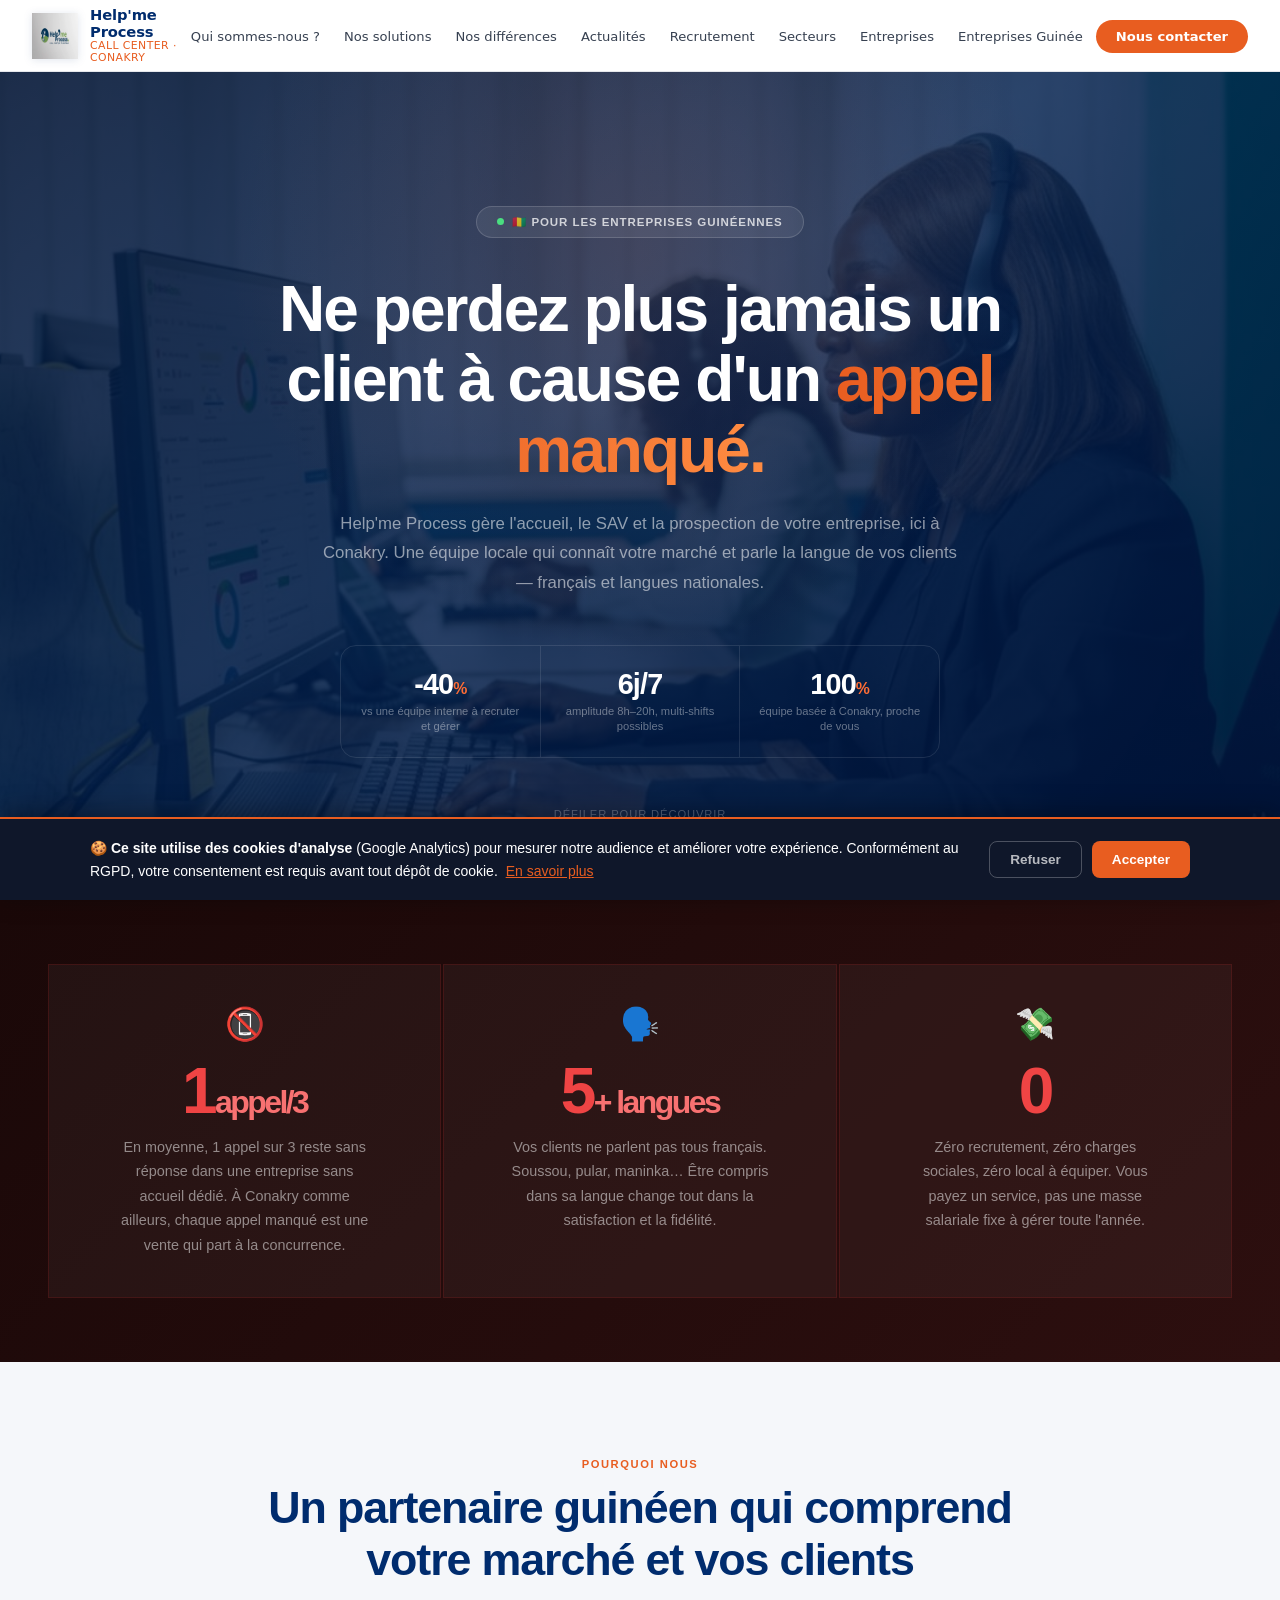
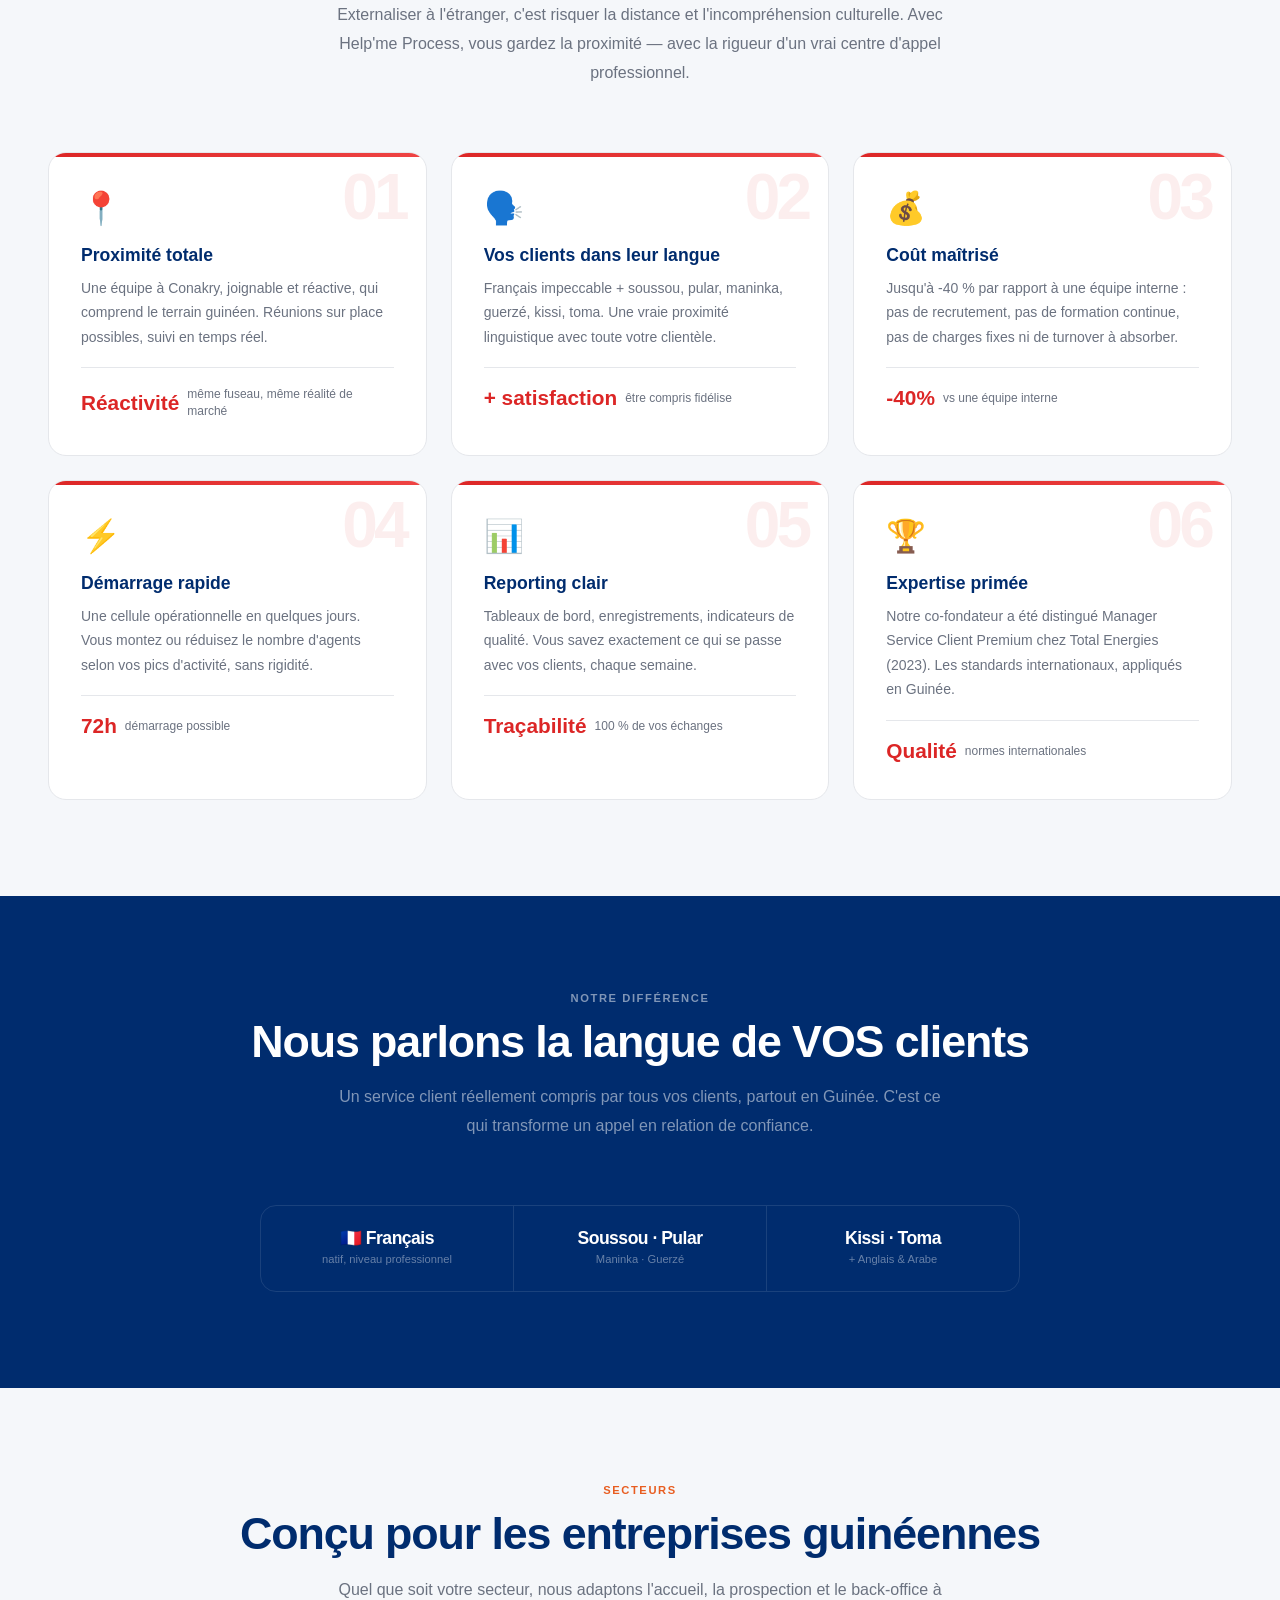
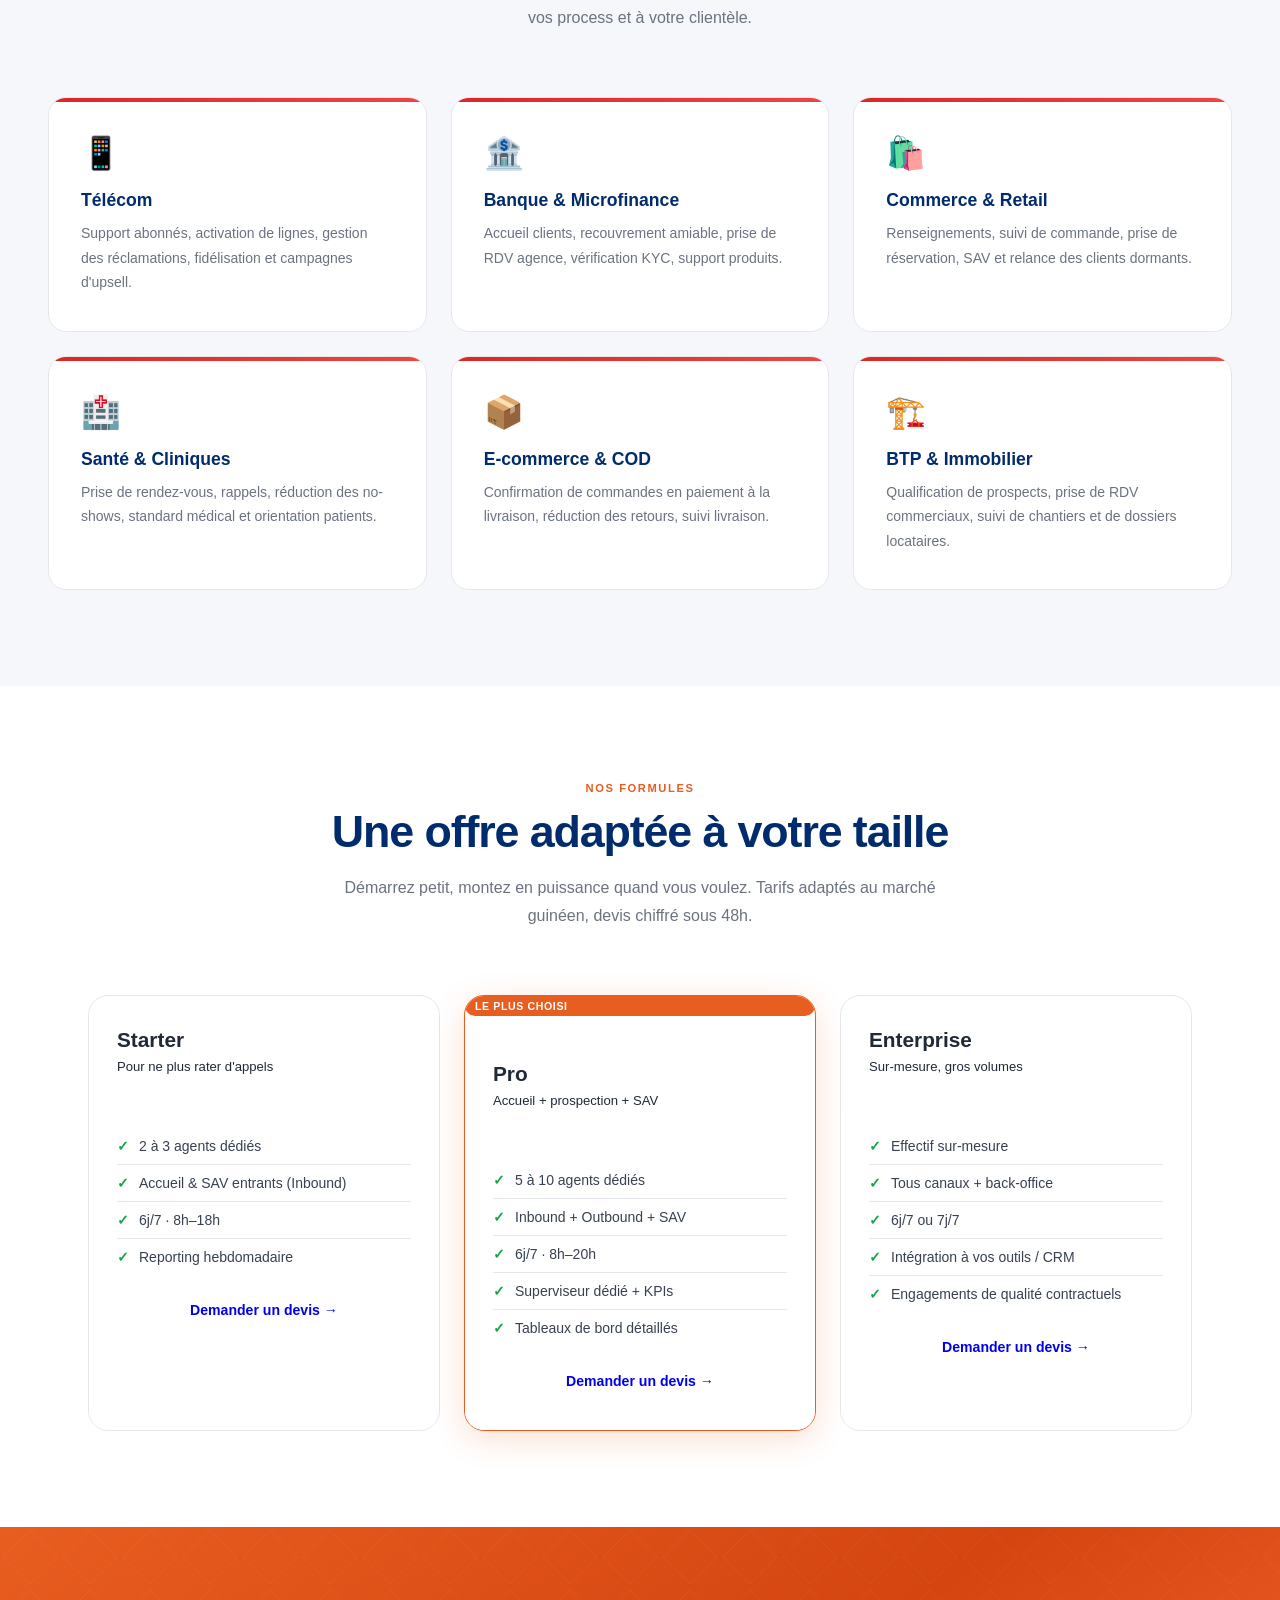
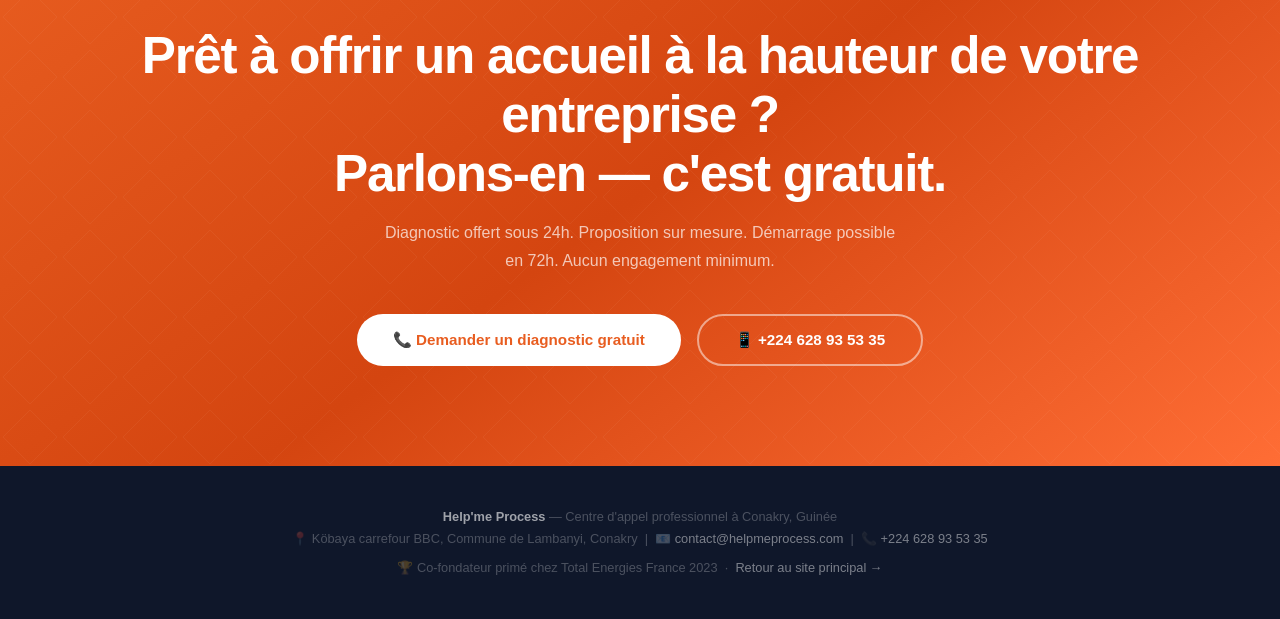
<file: externalisation-guinee.html>
<!DOCTYPE html>
<html lang="fr">
<head>
  <meta charset="UTF-8"/>
  <meta name="viewport" content="width=device-width, initial-scale=1.0"/>
  <meta name="description" content="Externalisez votre relation client en Guinée avec Help'me Process : accueil, SAV, prospection et back-office depuis Conakry. Équipe locale francophone + langues nationales, jusqu'à -40% vs une équipe interne."/>
  <meta name="keywords" content="centre d'appel Conakry, call center Guinée, externalisation service client Guinée, relation client Conakry, prospection téléphonique Guinée, BPO Conakry, accueil téléphonique Guinée"/>
  <title>Externalisation service client en Guinée | Centre d'appel à Conakry — Help'me Process</title>
  <link rel="canonical" href="https://helpmeprocess.com/externalisation-guinee.html"/>
  <meta property="og:title" content="Externalisation service client en Guinée | Centre d'appel à Conakry"/>
  <meta property="og:description" content="Externalisez votre relation client en Guinée avec Help'me Process : accueil, SAV, prospection et back-office depuis Conakry. Jusqu'à -40% vs une équipe interne."/>
  <meta property="og:type" content="website"/>
  <meta property="og:locale" content="fr_FR"/>
  <meta property="og:url" content="https://helpmeprocess.com/externalisation-guinee.html"/>
  <meta property="og:site_name" content="Help'me Process"/>
  <meta property="og:image" content="https://helpmeprocess.com/hero-team.jpeg"/>
  <meta property="og:image:alt" content="Équipe Help'me Process — centre d'appel à Conakry"/>
  <meta name="twitter:card" content="summary_large_image"/>
  <meta name="twitter:title" content="Externalisation service client en Guinée — Help'me Process"/>
  <meta name="twitter:description" content="Accueil, SAV, prospection et back-office depuis Conakry. Équipe locale francophone + langues nationales."/>
  <meta name="twitter:image" content="https://helpmeprocess.com/hero-team.jpeg"/>
  <script type="application/ld+json">
  {
    "@context": "https://schema.org",
    "@type": "Service",
    "serviceType": "Externalisation de la relation client",
    "name": "Externalisation service client en Guinée",
    "description": "Externalisez votre relation client en Guinée avec Help'me Process : accueil téléphonique, SAV, prospection et back-office depuis Conakry. Équipe locale francophone et langues nationales (Pular, Soussou, Malinké).",
    "url": "https://helpmeprocess.com/externalisation-guinee.html",
    "areaServed": ["GN", "Afrique de l'Ouest"],
    "provider": {
      "@type": "Organization",
      "name": "Help'me Process",
      "url": "https://helpmeprocess.com/",
      "logo": "https://helpmeprocess.com/logo.jpeg",
      "telephone": "+224628935335",
      "address": {
        "@type": "PostalAddress",
        "streetAddress": "Köbaya carrefour BBC, Immeuble Monopole, Commune de Lambanyi",
        "addressLocality": "Conakry",
        "addressCountry": "GN"
      }
    }
  }
  </script>
  <script type="application/ld+json">
  {
    "@context": "https://schema.org",
    "@type": "BreadcrumbList",
    "itemListElement": [
      { "@type": "ListItem", "position": 1, "name": "Accueil", "item": "https://helpmeprocess.com/" },
      { "@type": "ListItem", "position": 2, "name": "Externalisation service client en Guinée", "item": "https://helpmeprocess.com/externalisation-guinee.html" }
    ]
  }
  </script>
  <meta http-equiv="Content-Security-Policy" content="default-src 'self'; img-src 'self' data: https://img.youtube.com; style-src 'self' 'unsafe-inline' https://fonts.googleapis.com; font-src 'self' https://fonts.gstatic.com; script-src 'self' 'unsafe-inline'; frame-src https://www.youtube.com; connect-src 'self'; object-src 'none'; base-uri 'self'; form-action 'self'; frame-ancestors 'none'; upgrade-insecure-requests"/>
  <meta http-equiv="X-Content-Type-Options" content="nosniff"/>
  <meta name="referrer" content="strict-origin-when-cross-origin"/>
  <meta http-equiv="Permissions-Policy" content="geolocation=(), microphone=(), camera=(), payment=()"/>
  <meta name="theme-color" content="#002C6E"/>
    <link rel="icon" href="logo.jpeg" type="image/jpeg"/>
  <link rel="apple-touch-icon" href="logo.jpeg"/>
  <link rel="preconnect" href="https://fonts.googleapis.com"/>
  <link rel="preconnect" href="https://fonts.gstatic.com" crossorigin/>
  <link href="https://fonts.googleapis.com/css2?family=Inter:wght@300;400;500;600;700;800;900&display=swap" rel="stylesheet"/>
  <style>
    *,*::before,*::after{box-sizing:border-box;margin:0;padding:0}
    :root{
      --navy:#002C6E;--navy2:#003A8C;--navy3:#001A4A;
      --orange:#E85D20;--orange2:#FF6D35;
      --light:#F5F7FA;--dark:#0F172A;
      --gray:#6B7280;--border:#E5E7EB;--text:#1F2937;--text2:#374151;
      --red:#DC2626;--green:#16A34A;--gold:#C8960E;
    }
    html{scroll-behavior:smooth}
    body{font-family:'Inter',sans-serif;color:var(--text);background:#fff;-webkit-font-smoothing:antialiased;overflow-x:hidden}

    /* ── NAV ── */
    nav{position:fixed;inset:0 0 auto;z-index:99;height:64px;display:flex;align-items:center;padding:0 32px;background:rgba(255,255,255,.96);backdrop-filter:blur(12px);border-bottom:1px solid var(--border)}
    .nav-in{display:flex;align-items:center;justify-content:space-between;width:100%;max-width:1400px;margin:0 auto;gap:16px}
    .nav-logo{display:flex;align-items:center;gap:10px;text-decoration:none;flex-shrink:0}
    .nav-logo img{height:36px}
    .nav-logo strong{font-size:.88rem;font-weight:800;color:var(--navy)}
    .nav-logo span{font-size:.65rem;font-weight:500;color:var(--orange);text-transform:uppercase;letter-spacing:.05em}
    .nav-logo-txt{display:flex;flex-direction:column;line-height:1.1}
    .nav-links{display:flex;align-items:center;gap:2px;list-style:none;flex:1;justify-content:center}
    .nav-links a{text-decoration:none;color:var(--gray);font-weight:500;font-size:.82rem;padding:7px 11px;border-radius:6px;transition:all .2s;white-space:nowrap}
    .nav-links a:hover,.nav-links a.active{color:var(--navy);background:var(--light)}
    .nav-tag{display:inline-flex;align-items:center;gap:6px;background:rgba(232,93,32,.08);border:1px solid rgba(232,93,32,.2);color:var(--orange);padding:5px 14px;border-radius:50px;font-size:.72rem;font-weight:700;letter-spacing:.04em;white-space:nowrap;flex-shrink:0}
    .nav-cta-btn{background:var(--orange);color:#fff;padding:9px 20px;border-radius:50px;font-size:.82rem;font-weight:700;text-decoration:none;transition:all .2s;white-space:nowrap;flex-shrink:0}
    .nav-cta-btn:hover{background:var(--orange2)}
    @media print{nav{display:none}}

    /* ── HERO COVER ── */
    .cover{
      min-height:100vh;padding-top:64px;
      background:url('coaching2.jpeg') center top / cover no-repeat;
      display:flex;align-items:center;justify-content:center;
      position:relative;overflow:hidden;text-align:center;
    }
    .cover::before{
      content:'';position:absolute;inset:0;
      background:linear-gradient(145deg,rgba(0,18,50,.88) 0%,rgba(0,32,80,.82) 45%,rgba(0,20,60,.90) 100%);
    }
    .cover::after{
      content:'';position:absolute;top:-200px;left:50%;transform:translateX(-50%);
      width:900px;height:900px;border-radius:50%;
      background:radial-gradient(circle,rgba(232,93,32,.12),transparent 65%);
      pointer-events:none;
    }
    .cover-inner{position:relative;z-index:1;max-width:900px;padding:40px 48px}
    .cover-tag{
      display:inline-flex;align-items:center;gap:8px;
      background:rgba(255,255,255,.08);border:1px solid rgba(255,255,255,.15);
      color:rgba(255,255,255,.75);padding:8px 20px;border-radius:50px;
      font-size:.72rem;font-weight:700;letter-spacing:.08em;text-transform:uppercase;
      margin-bottom:36px;
    }
    .cover-dot{width:7px;height:7px;border-radius:50%;background:#4ADE80;animation:pulse 1.5s infinite}
    @keyframes pulse{0%,100%{opacity:1}50%{opacity:.3}}
    .cover h1{
      font-size:clamp(2.4rem,5vw,4rem);font-weight:900;color:#fff;
      line-height:1.1;letter-spacing:-.03em;margin-bottom:24px;
    }
    .cover h1 em{
      font-style:normal;
      background:linear-gradient(90deg,var(--orange),#FF8C42);
      -webkit-background-clip:text;-webkit-text-fill-color:transparent;background-clip:text;
    }
    .cover-sub{font-size:1.05rem;color:rgba(255,255,255,.55);line-height:1.75;max-width:640px;margin:0 auto 48px}
    .cover-stats{
      display:flex;justify-content:center;gap:0;
      border:1px solid rgba(255,255,255,.1);border-radius:16px;overflow:hidden;
      max-width:600px;margin:0 auto;
    }
    .cst{flex:1;padding:24px 16px;text-align:center;border-right:1px solid rgba(255,255,255,.1)}
    .cst:last-child{border-right:none}
    .cst-num{font-size:1.8rem;font-weight:900;color:#fff;letter-spacing:-.03em;line-height:1}
    .cst-num span{font-size:55%;color:var(--orange2)}
    .cst-lbl{font-size:.7rem;color:rgba(255,255,255,.4);margin-top:5px;line-height:1.3;font-weight:500}
    .scroll-hint{position:absolute;bottom:36px;left:50%;transform:translateX(-50%);display:flex;flex-direction:column;align-items:center;gap:8px;color:rgba(255,255,255,.3);font-size:.7rem;letter-spacing:.08em;text-transform:uppercase}
    .scroll-hint::after{content:'';display:block;width:1px;height:36px;background:linear-gradient(to bottom,rgba(255,255,255,.3),transparent)}

    /* ── SECTION BASE ── */
    .sec{padding:96px 48px;max-width:1200px;margin:0 auto}
    .sec-full{padding:96px 48px;background:var(--light)}
    .sec-full .sec{padding:0;background:none}
    .sec-dark{padding:96px 48px;background:var(--navy)}
    .sec-dark .sec{padding:0;background:none}
    .eyebrow{font-size:.7rem;font-weight:700;text-transform:uppercase;letter-spacing:.14em;color:var(--orange);display:block;margin-bottom:12px}
    .eyebrow-white{color:rgba(255,255,255,.5)}
    h2.big{font-size:clamp(1.9rem,3.5vw,2.9rem);font-weight:900;color:var(--navy);line-height:1.15;letter-spacing:-.025em;margin-bottom:16px}
    h2.big-white{color:#fff}
    .lead{font-size:1rem;color:var(--gray);line-height:1.8;max-width:620px}
    .lead-white{color:rgba(255,255,255,.5)}
    .hd{margin-bottom:64px}
    .hd.c{text-align:center}.hd.c .lead{margin:0 auto}

    /* ── ALERTE CHIFFRES ── */
    .alert-strip{
      background:linear-gradient(135deg,#1A0808 0%,#2D0F0F 100%);
      padding:64px 48px;
    }
    .alert-inner{max-width:1200px;margin:0 auto;display:grid;grid-template-columns:repeat(3,1fr);gap:2px}
    .alert-card{
      background:rgba(255,255,255,.04);border:1px solid rgba(220,38,38,.15);
      padding:40px 36px;text-align:center;
      transition:background .3s;
    }
    .alert-card:hover{background:rgba(220,38,38,.08)}
    .alert-num{font-size:clamp(3rem,5vw,4.5rem);font-weight:900;color:#EF4444;letter-spacing:-.04em;line-height:1;margin-bottom:12px}
    .alert-num span{font-size:50%;color:#F87171}
    .alert-txt{font-size:.9rem;color:rgba(255,255,255,.5);line-height:1.7;max-width:260px;margin:0 auto}
    .alert-ico{font-size:2rem;margin-bottom:16px;display:block}

    /* ── PROBLÈMES ── */
    .probs-grid{display:grid;grid-template-columns:repeat(3,1fr);gap:24px}
    .prob-card{
      background:#fff;border:1px solid var(--border);border-radius:18px;
      padding:36px 32px;position:relative;overflow:hidden;
      transition:all .3s;
    }
    .prob-card:hover{box-shadow:0 12px 40px rgba(220,38,38,.1);border-color:rgba(220,38,38,.25);transform:translateY(-4px)}
    .prob-card::before{content:'';position:absolute;top:0;left:0;right:0;height:4px;background:linear-gradient(90deg,#DC2626,#EF4444)}
    .prob-num{
      font-size:4rem;font-weight:900;letter-spacing:-.06em;
      color:rgba(220,38,38,.08);line-height:1;
      position:absolute;top:12px;right:20px;
    }
    .prob-ico{font-size:2rem;margin-bottom:18px;display:block}
    .prob-card h3{font-size:1.1rem;font-weight:800;color:var(--navy);margin-bottom:10px}
    .prob-card p{font-size:.875rem;color:var(--gray);line-height:1.75}
    .prob-impact{
      display:flex;align-items:center;gap:8px;
      margin-top:18px;padding-top:18px;border-top:1px solid var(--border);
    }
    .prob-impact-val{font-size:1.3rem;font-weight:900;color:#DC2626}
    .prob-impact-txt{font-size:.75rem;color:var(--gray);line-height:1.35}

    /* ── CAS PRATIQUES ── */
    .cas-list{display:flex;flex-direction:column;gap:32px}
    .cas{
      background:#fff;border-radius:20px;border:1px solid var(--border);
      overflow:hidden;transition:box-shadow .3s;
    }
    .cas:hover{box-shadow:0 8px 40px rgba(0,0,0,.08)}
    .cas-head{
      padding:28px 36px;
      display:flex;align-items:center;justify-content:space-between;
      border-bottom:1px solid var(--border);
      gap:16px;
    }
    .cas-sector-badge{
      display:inline-flex;align-items:center;gap:8px;
      background:var(--navy);color:#fff;
      padding:8px 18px;border-radius:50px;
      font-size:.78rem;font-weight:700;letter-spacing:.03em;flex-shrink:0;
    }
    .cas-title{font-size:1.15rem;font-weight:800;color:var(--navy);flex:1}
    .cas-body{display:grid;grid-template-columns:1fr auto 1fr auto 1fr;align-items:stretch;gap:0}
    .cas-col{padding:32px 36px}
    .cas-col-arrow{display:flex;align-items:center;justify-content:center;padding:0 16px;color:var(--orange);font-size:1.6rem}
    .cas-col h4{font-size:.68rem;font-weight:700;text-transform:uppercase;letter-spacing:.1em;margin-bottom:14px}
    .cas-col-prob h4{color:#DC2626}
    .cas-col-sol h4{color:var(--green)}
    .cas-col-res h4{color:var(--navy)}
    .cas-col-prob{background:#FEF2F2;border-right:1px solid #FECACA}
    .cas-col-sol{background:#F0FDF4;border-right:1px solid #BBF7D0}
    .cas-col-res{background:var(--light)}
    .cas-col p{font-size:.87rem;line-height:1.7;color:var(--text2)}
    .cas-metric{font-size:2.2rem;font-weight:900;color:var(--navy);letter-spacing:-.04em;line-height:1;margin-bottom:4px}
    .cas-metric-txt{font-size:.78rem;color:var(--gray);line-height:1.4}
    .cas-cost{
      display:flex;align-items:center;gap:10px;
      margin-top:14px;padding:10px 14px;
      background:#fff;border-radius:10px;border:1px solid var(--border);
    }
    .cas-cost-ico{font-size:1.1rem}
    .cas-cost-txt{font-size:.78rem;color:var(--gray);font-weight:600}
    .cas-cost-val{font-size:.9rem;font-weight:800;color:var(--green);margin-left:auto}

    /* ── ROI TABLEAU ── */
    .roi-wrap{overflow-x:auto}
    .roi-table{width:100%;border-collapse:collapse;border-radius:16px;overflow:hidden;box-shadow:0 4px 32px rgba(0,0,0,.07)}
    .roi-table th{background:var(--navy);color:#fff;padding:18px 24px;text-align:left;font-size:.8rem;font-weight:700;letter-spacing:.04em;text-transform:uppercase}
    .roi-table th:first-child{border-radius:0}
    .roi-table td{padding:18px 24px;border-bottom:1px solid var(--border);font-size:.9rem;color:var(--text2)}
    .roi-table tr:last-child td{border-bottom:none}
    .roi-table tr:hover td{background:#F8FAFF}
    .roi-table .highlight{background:rgba(232,93,32,.04)}
    .roi-table .highlight td{color:var(--navy);font-weight:700}
    .roi-table .roi-good{color:var(--green);font-weight:700}
    .roi-table .roi-bad{color:var(--red);font-weight:600}
    .roi-table .roi-neutral{color:var(--gray)}

    /* ── OFFRE PACKS ── */
    .packs-grid{display:grid;grid-template-columns:repeat(3,1fr);gap:24px}
    .pack{
      border-radius:20px;overflow:hidden;border:1px solid var(--border);
      display:flex;flex-direction:column;transition:all .3s;
    }
    .pack:hover{box-shadow:0 12px 40px rgba(0,44,110,.1);transform:translateY(-4px)}
    .pack.featured{border-color:var(--orange);box-shadow:0 8px 32px rgba(232,93,32,.2)}
    .pack-head{padding:32px 28px}
    .pack.p1 .pack-head{background:var(--light)}
    .pack.p2 .pack-head{background:var(--navy)}
    .pack.p3 .pack-head{background:var(--navy3)}
    .pack-badge{display:inline-block;background:var(--orange);color:#fff;font-size:.66rem;font-weight:800;letter-spacing:.06em;text-transform:uppercase;padding:4px 10px;border-radius:50px;margin-bottom:14px}
    .pack-name{font-size:1.3rem;font-weight:900;margin-bottom:4px}
    .pack.p1 .pack-name{color:var(--navy)}
    .pack.p2 .pack-name,.pack.p3 .pack-name{color:#fff}
    .pack-desc{font-size:.82rem;line-height:1.65}
    .pack.p1 .pack-desc{color:var(--gray)}
    .pack.p2 .pack-desc,.pack.p3 .pack-desc{color:rgba(255,255,255,.5)}
    .pack-body{padding:28px;flex:1;background:#fff}
    .pack-list{list-style:none;display:flex;flex-direction:column;gap:10px;margin-bottom:24px}
    .pack-list li{font-size:.875rem;color:var(--text2);display:flex;align-items:flex-start;gap:10px;padding-bottom:10px;border-bottom:1px solid var(--border)}
    .pack-list li:last-child{border-bottom:none;padding-bottom:0}
    .pack-list li::before{content:'✓';color:var(--green);font-weight:800;flex-shrink:0}
    .pack-cta{
      display:block;text-align:center;padding:13px;border-radius:50px;
      font-weight:700;font-size:.88rem;text-decoration:none;transition:all .2s;
    }
    .pack.p1 .pack-cta{background:var(--light);color:var(--navy);border:1.5px solid var(--border)}
    .pack.p1 .pack-cta:hover{background:var(--navy);color:#fff;border-color:var(--navy)}
    .pack.p2 .pack-cta,.pack.p3 .pack-cta{background:var(--orange);color:#fff}
    .pack.p2 .pack-cta:hover,.pack.p3 .pack-cta:hover{background:var(--orange2)}

    /* ── TÉMOIGNAGES ── */
    .testi-grid{display:grid;grid-template-columns:repeat(3,1fr);gap:24px}
    .tcard{background:#fff;border:1px solid var(--border);border-radius:18px;padding:36px 32px;transition:all .3s}
    .tcard:hover{box-shadow:0 8px 32px rgba(0,0,0,.08);background:var(--light)}
    .stars{color:var(--orange);font-size:.95rem;letter-spacing:2px;margin-bottom:14px}
    .tcard q{font-size:.9rem;color:var(--text2);line-height:1.75;font-style:italic;display:block;margin-bottom:20px;quotes:'"' '"'}
    .t-author{display:flex;align-items:center;gap:12px;border-top:1px solid var(--border);padding-top:18px}
    .t-ava{width:42px;height:42px;border-radius:50%;background:linear-gradient(135deg,var(--navy),var(--navy2));display:flex;align-items:center;justify-content:center;color:#fff;font-weight:800;font-size:.88rem;flex-shrink:0}
    .t-name{font-weight:700;font-size:.85rem;color:var(--navy)}
    .t-role{font-size:.75rem;color:var(--gray)}

    /* ── CTA FINAL ── */
    .final-cta{
      background:linear-gradient(145deg,var(--orange) 0%,#D44510 50%,var(--orange2) 100%);
      padding:100px 48px;text-align:center;position:relative;overflow:hidden;
    }
    .final-cta::before{
      content:'';position:absolute;inset:0;
      background-image:url("data:image/svg+xml,%3Csvg xmlns='http://www.w3.org/2000/svg' width='60' height='60'%3E%3Cpolygon points='30,3 57,30 30,57 3,30' fill='none' stroke='%23ffffff' stroke-width='0.6' opacity='0.08'/%3E%3C/svg%3E");
    }
    .final-cta h2{font-size:clamp(2rem,4vw,3.2rem);font-weight:900;color:#fff;margin-bottom:16px;letter-spacing:-.025em;line-height:1.15;position:relative;z-index:1}
    .final-cta p{color:rgba(255,255,255,.7);font-size:1rem;margin-bottom:40px;position:relative;z-index:1;max-width:520px;margin-left:auto;margin-right:auto;line-height:1.7}
    .final-btns{display:flex;gap:16px;justify-content:center;flex-wrap:wrap;position:relative;z-index:1}
    .btn-white{background:#fff;color:var(--orange);padding:15px 36px;border-radius:50px;font-weight:700;font-size:.95rem;text-decoration:none;transition:all .2s;display:inline-flex;align-items:center;gap:8px}
    .btn-white:hover{background:var(--light);transform:translateY(-2px)}
    .btn-outline-white{background:transparent;color:#fff;border:2px solid rgba(255,255,255,.5);padding:15px 36px;border-radius:50px;font-weight:600;font-size:.95rem;text-decoration:none;transition:all .2s;display:inline-flex;align-items:center;gap:8px}
    .btn-outline-white:hover{background:rgba(255,255,255,.12);border-color:#fff}

    /* ── FOOTER ── */
    .pres-footer{background:var(--dark);padding:40px 48px;text-align:center}
    .pres-footer p{font-size:.8rem;color:rgba(255,255,255,.25);line-height:1.7}
    .pres-footer a{color:rgba(255,255,255,.45);text-decoration:none}
    .pres-footer a:hover{color:#fff}

    /* ── FADE IN ── */
    .fi{opacity:0;transform:translateY(24px);transition:opacity .6s ease,transform .6s ease}
    .fi.on{opacity:1;transform:none}
    .fi-d1{transition-delay:.1s}.fi-d2{transition-delay:.2s}.fi-d3{transition-delay:.3s}

    /* ── RESPONSIVE ── */
    @media(max-width:900px){
      .probs-grid,.packs-grid,.testi-grid{grid-template-columns:1fr 1fr}
      .alert-inner{grid-template-columns:1fr}
      .cas-body{grid-template-columns:1fr;grid-template-rows:auto}
      .cas-col-arrow{display:none}
      .cas-col-prob,.cas-col-sol{border-right:none;border-bottom:1px solid var(--border)}
    }
    @media(max-width:600px){
      .probs-grid,.packs-grid,.testi-grid{grid-template-columns:1fr}
      .sec,.sec-full,.sec-dark,.alert-strip,.final-cta{padding:64px 20px}
      nav{padding:0 20px}
      .cover-stats{flex-direction:column;max-width:280px}
      .cst{border-right:none;border-bottom:1px solid rgba(255,255,255,.1)}
      .cst:last-child{border-bottom:none}
      .cas-head{flex-direction:column;align-items:flex-start}
    }
    @media print{
      nav,.scroll-hint{display:none}
      .cover{min-height:auto;padding:60px 48px}
      .fi{opacity:1;transform:none}
      .sec,.sec-full,.sec-dark,.alert-strip,.final-cta{padding:48px}
      .probs-grid{grid-template-columns:repeat(3,1fr)}
    }
  </style>
  <!-- Google Analytics 4 -->
  <script>
    window.dataLayer=window.dataLayer||[];function gtag(){dataLayer.push(arguments);}
    gtag('consent','default',{'analytics_storage':'denied','ad_storage':'denied'});
    function loadGA4(){
      if(document.getElementById('ga4script')) return;
      var s=document.createElement('script');
      s.id='ga4script';s.async=true;
      s.src='https://www.googletagmanager.com/gtag/js?id=G-37403M153P';
      document.head.appendChild(s);
      gtag('consent','update',{'analytics_storage':'granted'});
      gtag('js',new Date());gtag('config','G-37403M153P');
    }
    if(localStorage.getItem('hp_cookie_consent')==='granted') loadGA4();
  </script>
  <link rel="stylesheet" href="/nav.css"/>
</head>
<body>

<!-- Scroll Progress Bar -->
<div id="scrollProgress" style="position:fixed;top:0;left:0;height:3px;width:0;background:linear-gradient(90deg,var(--orange),#FFD700);z-index:10000;transition:width .1s ease-out;box-shadow:0 0 10px rgba(232,93,32,.5)"></div>

<!-- ══════════ NAV ══════════ -->
<nav>
  <div class="nav-in">
    <a href="index.html" class="nav-logo">
      <picture><source srcset="logo.webp" type="image/webp"><img src="logo.jpeg" alt="Help'me Process" loading="lazy" decoding="async"/></picture>
      <div class="nav-logo-txt">
        <strong>Help'me Process</strong>
        <span>Call Center · Conakry</span>
      </div>
    </a>
    <ul class="nav-links">
      <li><a href="index.html#about">Qui sommes-nous ?</a></li>
      <li><a href="index.html#services">Nos solutions</a></li>
      <li><a href="index.html#pourquoi">Nos différences</a></li>
      <li><a href="actualites.html">Actualités</a></li>
      <li><a href="recrutement.html">Recrutement</a></li>
      <li><a href="presentation-entreprises.html">Entreprises</a></li>
    </ul>
    <div style="display:flex;align-items:center;gap:12px;flex-shrink:0">
      <div class="nav-tag">🇬🇳 Entreprises Guinée</div>
      <a href="#contact-final" class="nav-cta-btn">Devis gratuit →</a>
    </div>
  </div>
</nav>

<!-- ══════════ COUVERTURE ══════════ -->

<!-- ══════════ COUVERTURE ══════════ -->
<section class="cover">
  <div class="cover-inner">
    <div class="cover-tag"><span class="cover-dot"></span>🇬🇳 Pour les entreprises guinéennes</div>
    <h1>Ne perdez plus jamais un client à cause d'un <em>appel manqué.</em></h1>
    <p class="cover-sub">Help'me Process gère l'accueil, le SAV et la prospection de votre entreprise, ici à Conakry. Une équipe locale qui connaît votre marché et parle la langue de vos clients — français et langues nationales.</p>
    <div class="cover-stats">
      <div class="cst"><div class="cst-num">-40<span>%</span></div><div class="cst-lbl">vs une équipe interne à recruter et gérer</div></div>
      <div class="cst"><div class="cst-num">6j/7</div><div class="cst-lbl">amplitude 8h–20h, multi-shifts possibles</div></div>
      <div class="cst"><div class="cst-num">100<span>%</span></div><div class="cst-lbl">équipe basée à Conakry, proche de vous</div></div>
    </div>
  </div>
  <div class="scroll-hint">Défiler pour découvrir</div>
</section>

<!-- ══════════ ALERTE : LE COÛT RÉEL ══════════ -->
<div class="alert-strip">
  <div class="alert-inner">
    <div class="alert-card fi">
      <span class="alert-ico">📵</span>
      <div class="alert-num">1<span>appel/3</span></div>
      <div class="alert-txt">En moyenne, 1 appel sur 3 reste sans réponse dans une entreprise sans accueil dédié. À Conakry comme ailleurs, chaque appel manqué est une vente qui part à la concurrence.</div>
    </div>
    <div class="alert-card fi fi-d1">
      <span class="alert-ico">🗣️</span>
      <div class="alert-num">5<span>+ langues</span></div>
      <div class="alert-txt">Vos clients ne parlent pas tous français. Soussou, pular, maninka… Être compris dans sa langue change tout dans la satisfaction et la fidélité.</div>
    </div>
    <div class="alert-card fi fi-d2">
      <span class="alert-ico">💸</span>
      <div class="alert-num">0</div>
      <div class="alert-txt">Zéro recrutement, zéro charges sociales, zéro local à équiper. Vous payez un service, pas une masse salariale fixe à gérer toute l'année.</div>
    </div>
  </div>
</div>

<!-- ══════════ POURQUOI UN PRESTATAIRE LOCAL ══════════ -->
<div class="sec-full">
  <div class="sec">
    <div class="hd c fi">
      <span class="eyebrow">Pourquoi nous</span>
      <h2 class="big">Un partenaire guinéen qui comprend<br/>votre marché et vos clients</h2>
      <p class="lead">Externaliser à l'étranger, c'est risquer la distance et l'incompréhension culturelle. Avec Help'me Process, vous gardez la proximité — avec la rigueur d'un vrai centre d'appel professionnel.</p>
    </div>
    <div class="probs-grid">
      <div class="prob-card fi">
        <div class="prob-num">01</div>
        <span class="prob-ico">📍</span>
        <h3>Proximité totale</h3>
        <p>Une équipe à Conakry, joignable et réactive, qui comprend le terrain guinéen. Réunions sur place possibles, suivi en temps réel.</p>
        <div class="prob-impact"><div class="prob-impact-val">Réactivité</div><div class="prob-impact-txt">même fuseau, même réalité de marché</div></div>
      </div>
      <div class="prob-card fi fi-d1">
        <div class="prob-num">02</div>
        <span class="prob-ico">🗣️</span>
        <h3>Vos clients dans leur langue</h3>
        <p>Français impeccable + soussou, pular, maninka, guerzé, kissi, toma. Une vraie proximité linguistique avec toute votre clientèle.</p>
        <div class="prob-impact"><div class="prob-impact-val">+ satisfaction</div><div class="prob-impact-txt">être compris fidélise</div></div>
      </div>
      <div class="prob-card fi fi-d2">
        <div class="prob-num">03</div>
        <span class="prob-ico">💰</span>
        <h3>Coût maîtrisé</h3>
        <p>Jusqu'à -40 % par rapport à une équipe interne : pas de recrutement, pas de formation continue, pas de charges fixes ni de turnover à absorber.</p>
        <div class="prob-impact"><div class="prob-impact-val">-40%</div><div class="prob-impact-txt">vs une équipe interne</div></div>
      </div>
      <div class="prob-card fi">
        <div class="prob-num">04</div>
        <span class="prob-ico">⚡</span>
        <h3>Démarrage rapide</h3>
        <p>Une cellule opérationnelle en quelques jours. Vous montez ou réduisez le nombre d'agents selon vos pics d'activité, sans rigidité.</p>
        <div class="prob-impact"><div class="prob-impact-val">72h</div><div class="prob-impact-txt">démarrage possible</div></div>
      </div>
      <div class="prob-card fi fi-d1">
        <div class="prob-num">05</div>
        <span class="prob-ico">📊</span>
        <h3>Reporting clair</h3>
        <p>Tableaux de bord, enregistrements, indicateurs de qualité. Vous savez exactement ce qui se passe avec vos clients, chaque semaine.</p>
        <div class="prob-impact"><div class="prob-impact-val">Traçabilité</div><div class="prob-impact-txt">100 % de vos échanges</div></div>
      </div>
      <div class="prob-card fi fi-d2">
        <div class="prob-num">06</div>
        <span class="prob-ico">🏆</span>
        <h3>Expertise primée</h3>
        <p>Notre co-fondateur a été distingué Manager Service Client Premium chez Total Energies (2023). Les standards internationaux, appliqués en Guinée.</p>
        <div class="prob-impact"><div class="prob-impact-val">Qualité</div><div class="prob-impact-txt">normes internationales</div></div>
      </div>
    </div>
  </div>
</div>

<!-- ══════════ LANGUES LOCALES ══════════ -->
<div class="sec-dark">
  <div class="sec">
    <div class="hd c fi">
      <span class="eyebrow eyebrow-white">Notre différence</span>
      <h2 class="big big-white">Nous parlons la langue de VOS clients</h2>
      <p class="lead lead-white">Un service client réellement compris par tous vos clients, partout en Guinée. C'est ce qui transforme un appel en relation de confiance.</p>
    </div>
    <div class="cover-stats" style="max-width:760px">
      <div class="cst"><div class="cst-num" style="font-size:1.1rem">🇫🇷 Français</div><div class="cst-lbl">natif, niveau professionnel</div></div>
      <div class="cst"><div class="cst-num" style="font-size:1.1rem">Soussou · Pular</div><div class="cst-lbl">Maninka · Guerzé</div></div>
      <div class="cst"><div class="cst-num" style="font-size:1.1rem">Kissi · Toma</div><div class="cst-lbl">+ Anglais & Arabe</div></div>
    </div>
  </div>
</div>

<!-- ══════════ SECTEURS ══════════ -->
<div class="sec-full">
  <div class="sec">
    <div class="hd c fi">
      <span class="eyebrow">Secteurs</span>
      <h2 class="big">Conçu pour les entreprises guinéennes</h2>
      <p class="lead">Quel que soit votre secteur, nous adaptons l'accueil, la prospection et le back-office à vos process et à votre clientèle.</p>
    </div>
    <div class="probs-grid">
      <div class="prob-card fi"><span class="prob-ico">📱</span><h3>Télécom</h3><p>Support abonnés, activation de lignes, gestion des réclamations, fidélisation et campagnes d'upsell.</p></div>
      <div class="prob-card fi fi-d1"><span class="prob-ico">🏦</span><h3>Banque & Microfinance</h3><p>Accueil clients, recouvrement amiable, prise de RDV agence, vérification KYC, support produits.</p></div>
      <div class="prob-card fi fi-d2"><span class="prob-ico">🛍️</span><h3>Commerce & Retail</h3><p>Renseignements, suivi de commande, prise de réservation, SAV et relance des clients dormants.</p></div>
      <div class="prob-card fi"><span class="prob-ico">🏥</span><h3>Santé & Cliniques</h3><p>Prise de rendez-vous, rappels, réduction des no-shows, standard médical et orientation patients.</p></div>
      <div class="prob-card fi fi-d1"><span class="prob-ico">📦</span><h3>E-commerce & COD</h3><p>Confirmation de commandes en paiement à la livraison, réduction des retours, suivi livraison.</p></div>
      <div class="prob-card fi fi-d2"><span class="prob-ico">🏗️</span><h3>BTP & Immobilier</h3><p>Qualification de prospects, prise de RDV commerciaux, suivi de chantiers et de dossiers locataires.</p></div>
    </div>
  </div>
</div>

<!-- ══════════ OFFRES ══════════ -->
<div class="sec">
  <div class="hd c fi">
    <span class="eyebrow">Nos formules</span>
    <h2 class="big">Une offre adaptée à votre taille</h2>
    <p class="lead">Démarrez petit, montez en puissance quand vous voulez. Tarifs adaptés au marché guinéen, devis chiffré sous 48h.</p>
  </div>
  <div class="packs-grid">
    <div class="pack fi">
      <div class="pack-head"><div class="pack-name">Starter</div><div class="pack-desc">Pour ne plus rater d'appels</div></div>
      <div class="pack-body">
        <ul class="pack-list">
          <li>2 à 3 agents dédiés</li>
          <li>Accueil & SAV entrants (Inbound)</li>
          <li>6j/7 · 8h–18h</li>
          <li>Reporting hebdomadaire</li>
        </ul>
        <a href="index.html#devis-local" class="pack-cta">Demander un devis →</a>
      </div>
    </div>
    <div class="pack featured fi fi-d1">
      <div class="pack-badge">Le plus choisi</div>
      <div class="pack-head"><div class="pack-name">Pro</div><div class="pack-desc">Accueil + prospection + SAV</div></div>
      <div class="pack-body">
        <ul class="pack-list">
          <li>5 à 10 agents dédiés</li>
          <li>Inbound + Outbound + SAV</li>
          <li>6j/7 · 8h–20h</li>
          <li>Superviseur dédié + KPIs</li>
          <li>Tableaux de bord détaillés</li>
        </ul>
        <a href="index.html#devis-local" class="pack-cta">Demander un devis →</a>
      </div>
    </div>
    <div class="pack fi fi-d2">
      <div class="pack-head"><div class="pack-name">Enterprise</div><div class="pack-desc">Sur-mesure, gros volumes</div></div>
      <div class="pack-body">
        <ul class="pack-list">
          <li>Effectif sur-mesure</li>
          <li>Tous canaux + back-office</li>
          <li>6j/7 ou 7j/7</li>
          <li>Intégration à vos outils / CRM</li>
          <li>Engagements de qualité contractuels</li>
        </ul>
        <a href="index.html#devis-local" class="pack-cta">Demander un devis →</a>
      </div>
    </div>
  </div>
</div>

<!-- ══════════ CTA FINALE ══════════ -->
<div class="final-cta" id="contact-final">
  <h2>Prêt à offrir un accueil à la hauteur de votre entreprise ?<br/>Parlons-en — c'est gratuit.</h2>
  <p>Diagnostic offert sous 24h. Proposition sur mesure. Démarrage possible en 72h. Aucun engagement minimum.</p>
  <div class="final-btns">
    <a href="index.html#devis-local" class="btn-white">📞 Demander un diagnostic gratuit</a>
    <a href="tel:+224628935335" class="btn-outline-white">📱 +224 628 93 53 35</a>
  </div>
</div>

<!-- ══════════ FOOTER ══════════ -->
<div class="pres-footer">
  <p>
    <strong style="color:rgba(255,255,255,.6)">Help'me Process</strong> — Centre d'appel professionnel à Conakry, Guinée<br/>
    📍 Köbaya carrefour BBC, Commune de Lambanyi, Conakry &nbsp;|&nbsp;
    📧 <a href="mailto:contact@helpmeprocess.com">contact@helpmeprocess.com</a> &nbsp;|&nbsp;
    📞 <a href="tel:+224628935335">+224 628 93 53 35</a><br/>
    <span style="margin-top:8px;display:block">🏆 Co-fondateur primé chez Total Energies France 2023 &nbsp;·&nbsp; <a href="index.html">Retour au site principal →</a></span>
  </p>
</div>

<script>
  // Fade-in observer
  const io = new IntersectionObserver(entries=>{
    entries.forEach(e=>{if(e.isIntersecting){e.target.classList.add('on');io.unobserve(e.target)}})
  },{threshold:.08});
  document.querySelectorAll('.fi').forEach(el=>io.observe(el));

  /* Scroll Progress Bar */
  (function(){
    const bar=document.getElementById('scrollProgress');
    if(!bar)return;
    let ticking=false;
    window.addEventListener('scroll',()=>{
      if(!ticking){
        requestAnimationFrame(()=>{
          const h=document.documentElement.scrollHeight-window.innerHeight;
          bar.style.width=(h>0?(window.scrollY/h)*100:0)+'%';
          ticking=false;
        });
        ticking=true;
      }
    },{passive:true});
  })();

  /* Magnetic CTA buttons */
  (function(){
    if(window.matchMedia('(pointer:coarse)').matches)return;
    document.querySelectorAll('.nav-cta-btn,.btn-pack,.cta-btn').forEach(btn=>{
      btn.style.transition='transform .25s cubic-bezier(.23,1,.32,1)';
      btn.addEventListener('mousemove',e=>{
        const r=btn.getBoundingClientRect();
        btn.style.transform=`translate(${(e.clientX-(r.left+r.width/2))*0.15}px,${(e.clientY-(r.top+r.height/2))*0.2}px)`;
      });
      btn.addEventListener('mouseleave',()=>{btn.style.transform='translate(0,0)'});
    });
  })();
</script>

<!-- ══════════ BANNIÈRE RGPD ══════════ -->
<div id="cookieBanner" style="display:none;position:fixed;bottom:0;left:0;right:0;z-index:99999;background:#0F172A;border-top:2px solid #E85D20;padding:18px 24px;box-shadow:0 -4px 24px rgba(0,0,0,.35)">
  <div style="max-width:1100px;margin:0 auto;display:flex;align-items:center;gap:20px;flex-wrap:wrap;justify-content:space-between">
    <div style="flex:1;min-width:260px">
      <p style="color:#fff;font-family:'Inter',sans-serif;font-size:.875rem;line-height:1.6;margin:0">
        🍪 <strong>Ce site utilise des cookies d'analyse</strong> (Google Analytics) pour mesurer notre audience et améliorer votre expérience. Conformément au RGPD, votre consentement est requis avant tout dépôt de cookie.
        <a href="mentions-legales.html" style="color:#E85D20;text-decoration:underline;margin-left:4px">En savoir plus</a>
      </p>
    </div>
    <div style="display:flex;gap:10px;flex-shrink:0">
      <button onclick="cookieDecline()" style="padding:10px 20px;border-radius:8px;border:1.5px solid rgba(255,255,255,.25);background:transparent;color:rgba(255,255,255,.7);font-family:'Inter',sans-serif;font-size:.85rem;font-weight:600;cursor:pointer">Refuser</button>
      <button onclick="cookieAccept()" style="padding:10px 20px;border-radius:8px;border:none;background:#E85D20;color:#fff;font-family:'Inter',sans-serif;font-size:.85rem;font-weight:700;cursor:pointer">Accepter</button>
    </div>
  </div>
</div>
<script>
  (function(){
    var consent = localStorage.getItem('hp_cookie_consent');
    if(!consent) document.getElementById('cookieBanner').style.display='block';
  })();
  function cookieAccept(){
    localStorage.setItem('hp_cookie_consent','granted');
    document.getElementById('cookieBanner').style.display='none';
    loadGA4();
  }
  function cookieDecline(){
    localStorage.setItem('hp_cookie_consent','denied');
    document.getElementById('cookieBanner').style.display='none';
  }
</script>
  <script src="/nav.js" defer></script>
  <script src="/back-to-top.js" defer></script>
  <script src="/sticky-cta.js" defer></script>
</body>
</html>
</file>
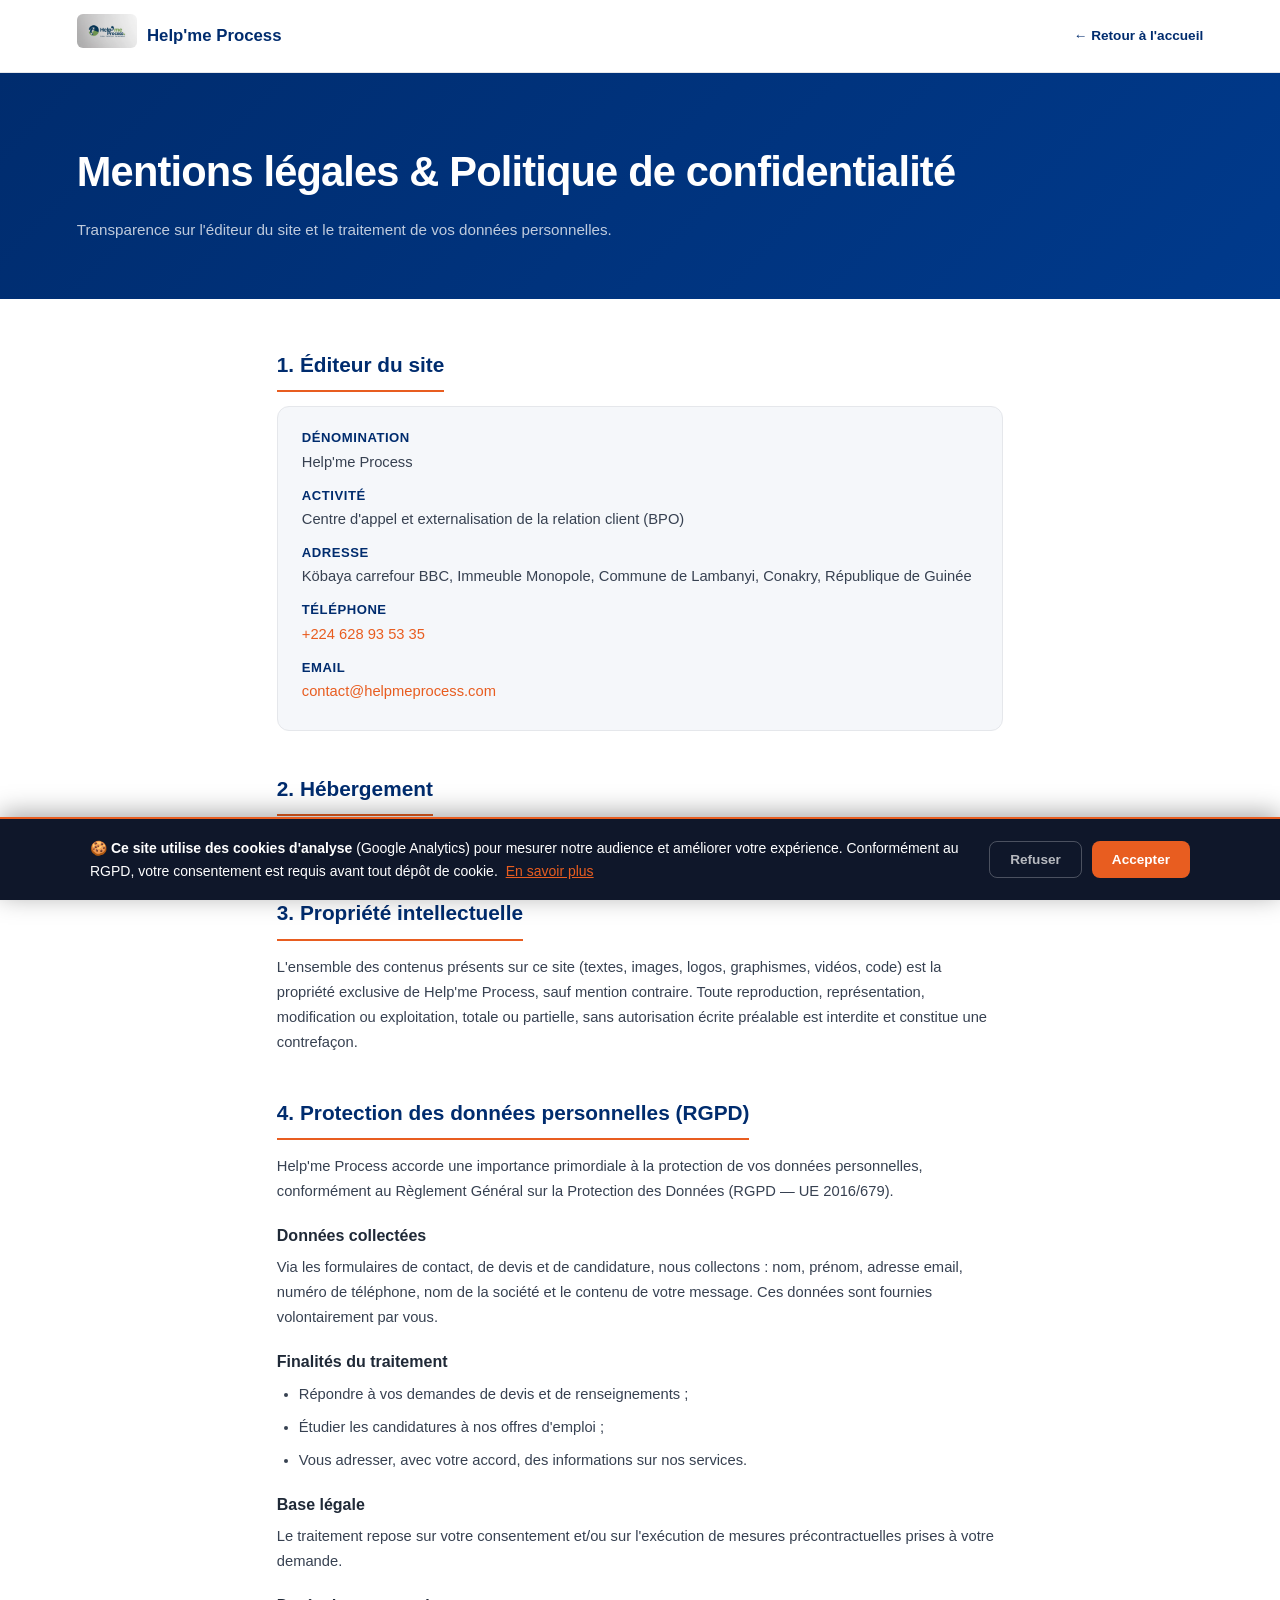
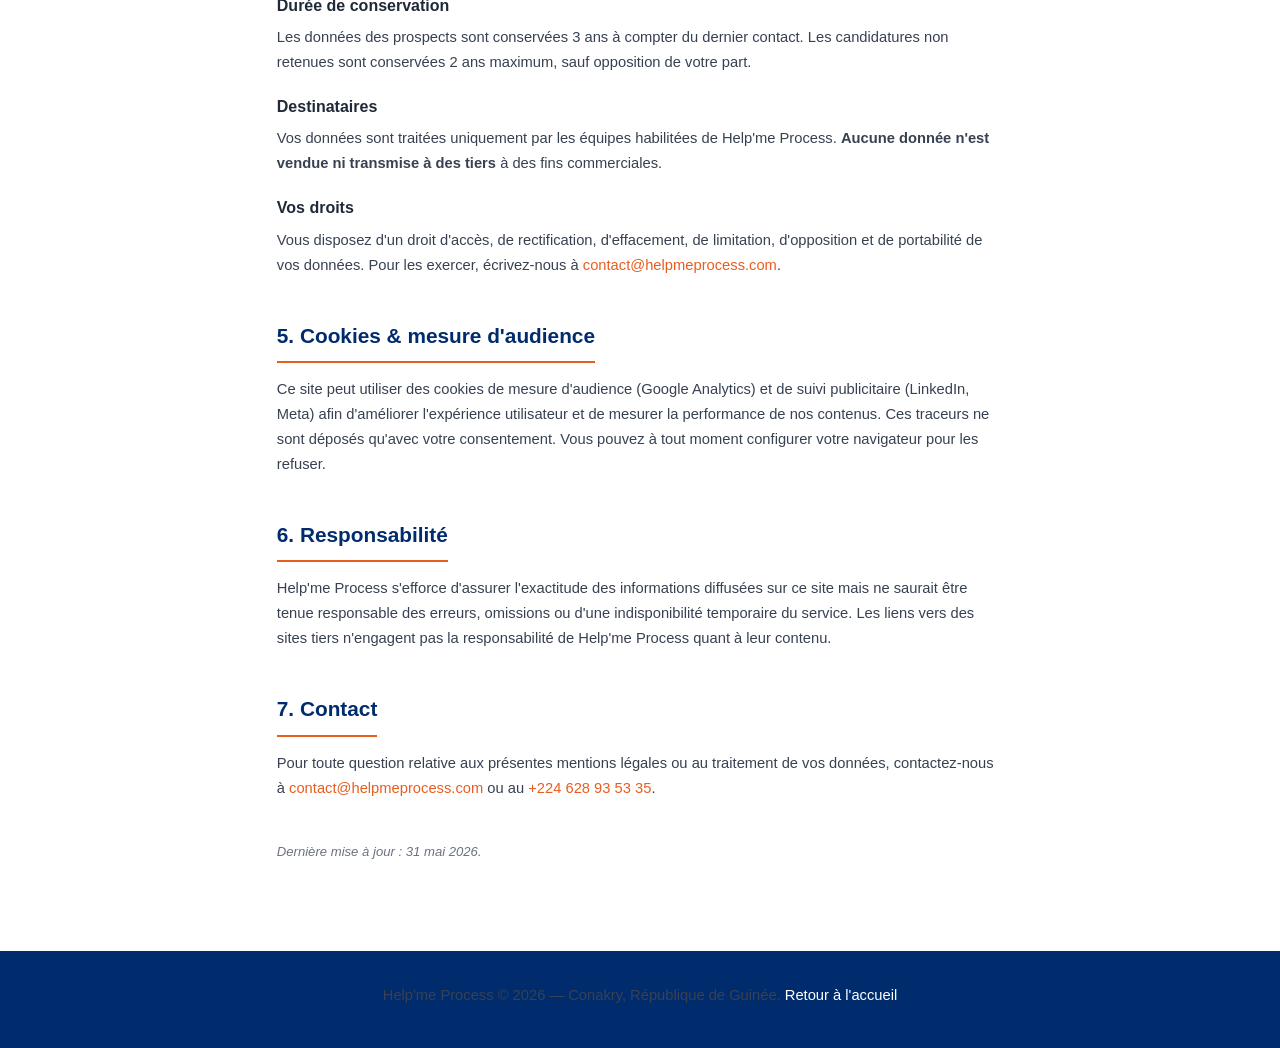
<file: mentions-legales.html>
<!DOCTYPE html>
<html lang="fr">
<head>
  <meta charset="UTF-8"/>
  <meta name="viewport" content="width=device-width, initial-scale=1.0"/>
  <meta name="description" content="Mentions légales et politique de confidentialité de Help'me Process — centre d'appel BPO à Conakry, Guinée. Traitement des données conforme au RGPD."/>
  <title>Mentions légales &amp; Confidentialité | Help'me Process</title>
  <meta http-equiv="Content-Security-Policy" content="default-src 'self'; img-src 'self' data: https:; style-src 'self' 'unsafe-inline' https://fonts.googleapis.com; font-src 'self' https://fonts.gstatic.com; script-src 'self' 'unsafe-inline'; object-src 'none'; base-uri 'self'; form-action 'self'; frame-ancestors 'none'; upgrade-insecure-requests"/>
  <meta http-equiv="X-Content-Type-Options" content="nosniff"/>
  <meta name="referrer" content="strict-origin-when-cross-origin"/>
  <meta name="robots" content="index, follow"/>
  <link rel="canonical" href="https://helpmeprocess.com/mentions-legales.html"/>
  <meta property="og:title" content="Mentions légales & Confidentialité | Help'me Process"/>
  <meta property="og:description" content="Mentions légales et politique de confidentialité de Help'me Process — centre d'appel BPO à Conakry, Guinée. Conforme au RGPD."/>
  <meta property="og:type" content="website"/>
  <meta property="og:locale" content="fr_FR"/>
  <meta property="og:url" content="https://helpmeprocess.com/mentions-legales.html"/>
  <meta property="og:site_name" content="Help'me Process"/>
  <meta property="og:image" content="https://helpmeprocess.com/hero-team.jpeg"/>
  <meta name="twitter:card" content="summary_large_image"/>
  <meta name="twitter:title" content="Mentions légales & Confidentialité | Help'me Process"/>
  <meta name="twitter:image" content="https://helpmeprocess.com/hero-team.jpeg"/>
  <meta name="theme-color" content="#002C6E"/>
    <link rel="icon" href="logo.jpeg" type="image/jpeg"/>
  <link rel="apple-touch-icon" href="logo.jpeg"/>
  <link rel="preconnect" href="https://fonts.googleapis.com"/>
  <link rel="preconnect" href="https://fonts.gstatic.com" crossorigin/>
  <link href="https://fonts.googleapis.com/css2?family=Inter:wght@400;500;600;700;800;900&display=swap" rel="stylesheet"/>
  <style>
    *,*::before,*::after{box-sizing:border-box;margin:0;padding:0}
    :root{--navy:#002C6E;--navy2:#003A8C;--orange:#E85D20;--text:#1F2937;--text2:#374151;--gray:#6B7280;--light:#F5F7FA;--border:#E5E7EB}
    body{font-family:'Inter',sans-serif;color:var(--text);background:#fff;line-height:1.7;-webkit-font-smoothing:antialiased}
    a{color:var(--orange);text-decoration:none}
    a:hover{text-decoration:underline}
    .nav{position:sticky;top:0;z-index:100;background:rgba(255,255,255,.95);backdrop-filter:blur(10px);border-bottom:1px solid var(--border);padding:14px 6%;display:flex;align-items:center;justify-content:space-between}
    .nav-logo{display:flex;align-items:center;gap:10px;font-weight:800;color:var(--navy);font-size:1.05rem}
    .nav-logo img{height:34px;width:auto;border-radius:6px}
    .nav-back{font-size:.85rem;font-weight:600;color:var(--navy)}
    .hero{background:linear-gradient(135deg,var(--navy),var(--navy2));color:#fff;padding:64px 6% 48px}
    .hero h1{font-size:clamp(1.8rem,4vw,2.6rem);font-weight:900;letter-spacing:-.02em}
    .hero p{margin-top:10px;color:rgba(255,255,255,.75);font-size:.95rem}
    .wrap{max-width:880px;margin:0 auto;padding:48px 6% 80px}
    section{margin-bottom:40px}
    h2{font-size:1.3rem;font-weight:800;color:var(--navy);margin-bottom:14px;padding-bottom:8px;border-bottom:2px solid var(--orange);display:inline-block}
    h3{font-size:1rem;font-weight:700;color:var(--text);margin:18px 0 6px}
    p,li{font-size:.92rem;color:var(--text2);margin-bottom:8px}
    ul{padding-left:22px;margin-bottom:10px}
    .card{background:var(--light);border:1px solid var(--border);border-radius:12px;padding:20px 24px;margin-bottom:16px}
    .card dt{font-weight:700;color:var(--navy);font-size:.82rem;text-transform:uppercase;letter-spacing:.04em;margin-top:10px}
    .card dt:first-child{margin-top:0}
    .card dd{font-size:.92rem;color:var(--text2);margin-bottom:6px}
    .updated{font-size:.82rem;color:var(--gray);font-style:italic;margin-top:40px}
    footer{background:var(--navy);color:rgba(255,255,255,.7);padding:32px 6%;text-align:center;font-size:.85rem}
    footer a{color:#fff}
  </style>
  <!-- Google Analytics 4 -->
  <script>
    window.dataLayer=window.dataLayer||[];function gtag(){dataLayer.push(arguments);}
    gtag('consent','default',{'analytics_storage':'denied','ad_storage':'denied'});
    function loadGA4(){
      if(document.getElementById('ga4script')) return;
      var s=document.createElement('script');
      s.id='ga4script';s.async=true;
      s.src='https://www.googletagmanager.com/gtag/js?id=G-37403M153P';
      document.head.appendChild(s);
      gtag('consent','update',{'analytics_storage':'granted'});
      gtag('js',new Date());gtag('config','G-37403M153P');
    }
    if(localStorage.getItem('hp_cookie_consent')==='granted') loadGA4();
  </script>
</head>
<body>

<nav class="nav">
  <a href="index.html" class="nav-logo">
    <picture><source srcset="logo.webp" type="image/webp"><img src="logo.jpeg" alt="Help'me Process"/></picture>
    Help'me Process
  </a>
  <a href="index.html" class="nav-back">← Retour à l'accueil</a>
</nav>

<header class="hero">
  <h1>Mentions légales &amp; Politique de confidentialité</h1>
  <p>Transparence sur l'éditeur du site et le traitement de vos données personnelles.</p>
</header>

<div class="wrap">

  <section>
    <h2>1. Éditeur du site</h2>
    <dl class="card">
      <dt>Dénomination</dt>
      <dd>Help'me Process</dd>
      <dt>Activité</dt>
      <dd>Centre d'appel et externalisation de la relation client (BPO)</dd>
      <dt>Adresse</dt>
      <dd>Köbaya carrefour BBC, Immeuble Monopole, Commune de Lambanyi, Conakry, République de Guinée</dd>
      <dt>Téléphone</dt>
      <dd><a href="tel:+224628935335">+224 628 93 53 35</a></dd>
      <dt>Email</dt>
      <dd><a href="mailto:contact@helpmeprocess.com">contact@helpmeprocess.com</a></dd>
    </dl>
  </section>

  <section>
    <h2>2. Hébergement</h2>
    <p>Le site est hébergé par <strong>Vercel Inc.</strong>, 340 S Lemon Ave #4133, Walnut, CA 91789, États-Unis — <a href="https://vercel.com" target="_blank" rel="noopener noreferrer">vercel.com</a>.</p>
  </section>

  <section>
    <h2>3. Propriété intellectuelle</h2>
    <p>L'ensemble des contenus présents sur ce site (textes, images, logos, graphismes, vidéos, code) est la propriété exclusive de Help'me Process, sauf mention contraire. Toute reproduction, représentation, modification ou exploitation, totale ou partielle, sans autorisation écrite préalable est interdite et constitue une contrefaçon.</p>
  </section>

  <section>
    <h2>4. Protection des données personnelles (RGPD)</h2>
    <p>Help'me Process accorde une importance primordiale à la protection de vos données personnelles, conformément au Règlement Général sur la Protection des Données (RGPD — UE 2016/679).</p>

    <h3>Données collectées</h3>
    <p>Via les formulaires de contact, de devis et de candidature, nous collectons : nom, prénom, adresse email, numéro de téléphone, nom de la société et le contenu de votre message. Ces données sont fournies volontairement par vous.</p>

    <h3>Finalités du traitement</h3>
    <ul>
      <li>Répondre à vos demandes de devis et de renseignements ;</li>
      <li>Étudier les candidatures à nos offres d'emploi ;</li>
      <li>Vous adresser, avec votre accord, des informations sur nos services.</li>
    </ul>

    <h3>Base légale</h3>
    <p>Le traitement repose sur votre consentement et/ou sur l'exécution de mesures précontractuelles prises à votre demande.</p>

    <h3>Durée de conservation</h3>
    <p>Les données des prospects sont conservées 3 ans à compter du dernier contact. Les candidatures non retenues sont conservées 2 ans maximum, sauf opposition de votre part.</p>

    <h3>Destinataires</h3>
    <p>Vos données sont traitées uniquement par les équipes habilitées de Help'me Process. <strong>Aucune donnée n'est vendue ni transmise à des tiers</strong> à des fins commerciales.</p>

    <h3>Vos droits</h3>
    <p>Vous disposez d'un droit d'accès, de rectification, d'effacement, de limitation, d'opposition et de portabilité de vos données. Pour les exercer, écrivez-nous à <a href="mailto:contact@helpmeprocess.com">contact@helpmeprocess.com</a>.</p>
  </section>

  <section>
    <h2>5. Cookies &amp; mesure d'audience</h2>
    <p>Ce site peut utiliser des cookies de mesure d'audience (Google Analytics) et de suivi publicitaire (LinkedIn, Meta) afin d'améliorer l'expérience utilisateur et de mesurer la performance de nos contenus. Ces traceurs ne sont déposés qu'avec votre consentement. Vous pouvez à tout moment configurer votre navigateur pour les refuser.</p>
  </section>

  <section>
    <h2>6. Responsabilité</h2>
    <p>Help'me Process s'efforce d'assurer l'exactitude des informations diffusées sur ce site mais ne saurait être tenue responsable des erreurs, omissions ou d'une indisponibilité temporaire du service. Les liens vers des sites tiers n'engagent pas la responsabilité de Help'me Process quant à leur contenu.</p>
  </section>

  <section>
    <h2>7. Contact</h2>
    <p>Pour toute question relative aux présentes mentions légales ou au traitement de vos données, contactez-nous à <a href="mailto:contact@helpmeprocess.com">contact@helpmeprocess.com</a> ou au <a href="tel:+224628935335">+224 628 93 53 35</a>.</p>
  </section>

  <p class="updated">Dernière mise à jour : 31 mai 2026.</p>

</div>

<footer>
  <p>Help'me Process © 2026 — Conakry, République de Guinée. <a href="index.html">Retour à l'accueil</a></p>
</footer>


<!-- ══════════ BANNIÈRE RGPD ══════════ -->
<div id="cookieBanner" style="display:none;position:fixed;bottom:0;left:0;right:0;z-index:99999;background:#0F172A;border-top:2px solid #E85D20;padding:18px 24px;box-shadow:0 -4px 24px rgba(0,0,0,.35)">
  <div style="max-width:1100px;margin:0 auto;display:flex;align-items:center;gap:20px;flex-wrap:wrap;justify-content:space-between">
    <div style="flex:1;min-width:260px">
      <p style="color:#fff;font-family:'Inter',sans-serif;font-size:.875rem;line-height:1.6;margin:0">
        🍪 <strong>Ce site utilise des cookies d'analyse</strong> (Google Analytics) pour mesurer notre audience et améliorer votre expérience. Conformément au RGPD, votre consentement est requis avant tout dépôt de cookie.
        <a href="mentions-legales.html" style="color:#E85D20;text-decoration:underline;margin-left:4px">En savoir plus</a>
      </p>
    </div>
    <div style="display:flex;gap:10px;flex-shrink:0">
      <button onclick="cookieDecline()" style="padding:10px 20px;border-radius:8px;border:1.5px solid rgba(255,255,255,.25);background:transparent;color:rgba(255,255,255,.7);font-family:'Inter',sans-serif;font-size:.85rem;font-weight:600;cursor:pointer">Refuser</button>
      <button onclick="cookieAccept()" style="padding:10px 20px;border-radius:8px;border:none;background:#E85D20;color:#fff;font-family:'Inter',sans-serif;font-size:.85rem;font-weight:700;cursor:pointer">Accepter</button>
    </div>
  </div>
</div>
<script>
  (function(){
    var consent = localStorage.getItem('hp_cookie_consent');
    if(!consent) document.getElementById('cookieBanner').style.display='block';
  })();
  function cookieAccept(){
    localStorage.setItem('hp_cookie_consent','granted');
    document.getElementById('cookieBanner').style.display='none';
    loadGA4();
  }
  function cookieDecline(){
    localStorage.setItem('hp_cookie_consent','denied');
    document.getElementById('cookieBanner').style.display='none';
  }
</script>
  <script src="/back-to-top.js" defer></script>
  <script src="/sticky-cta.js" defer></script>
</body>
</html>
</file>
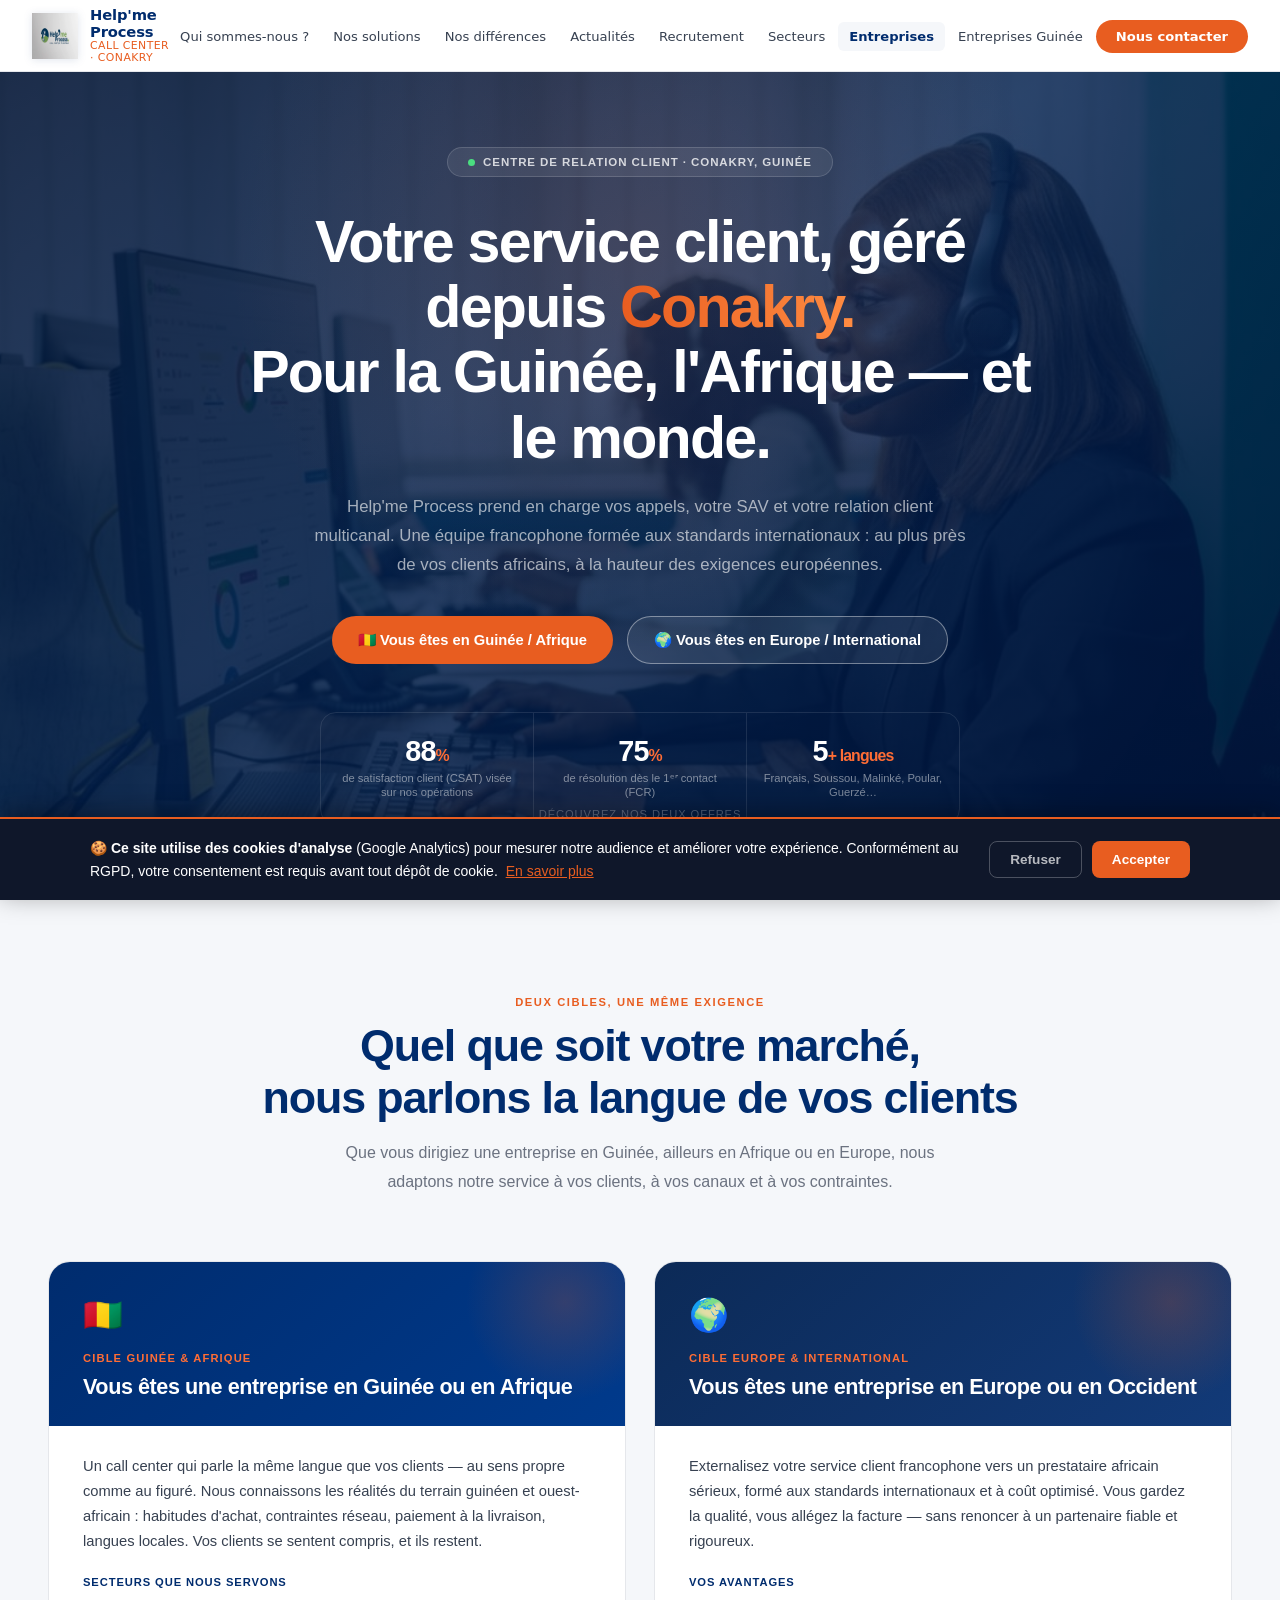
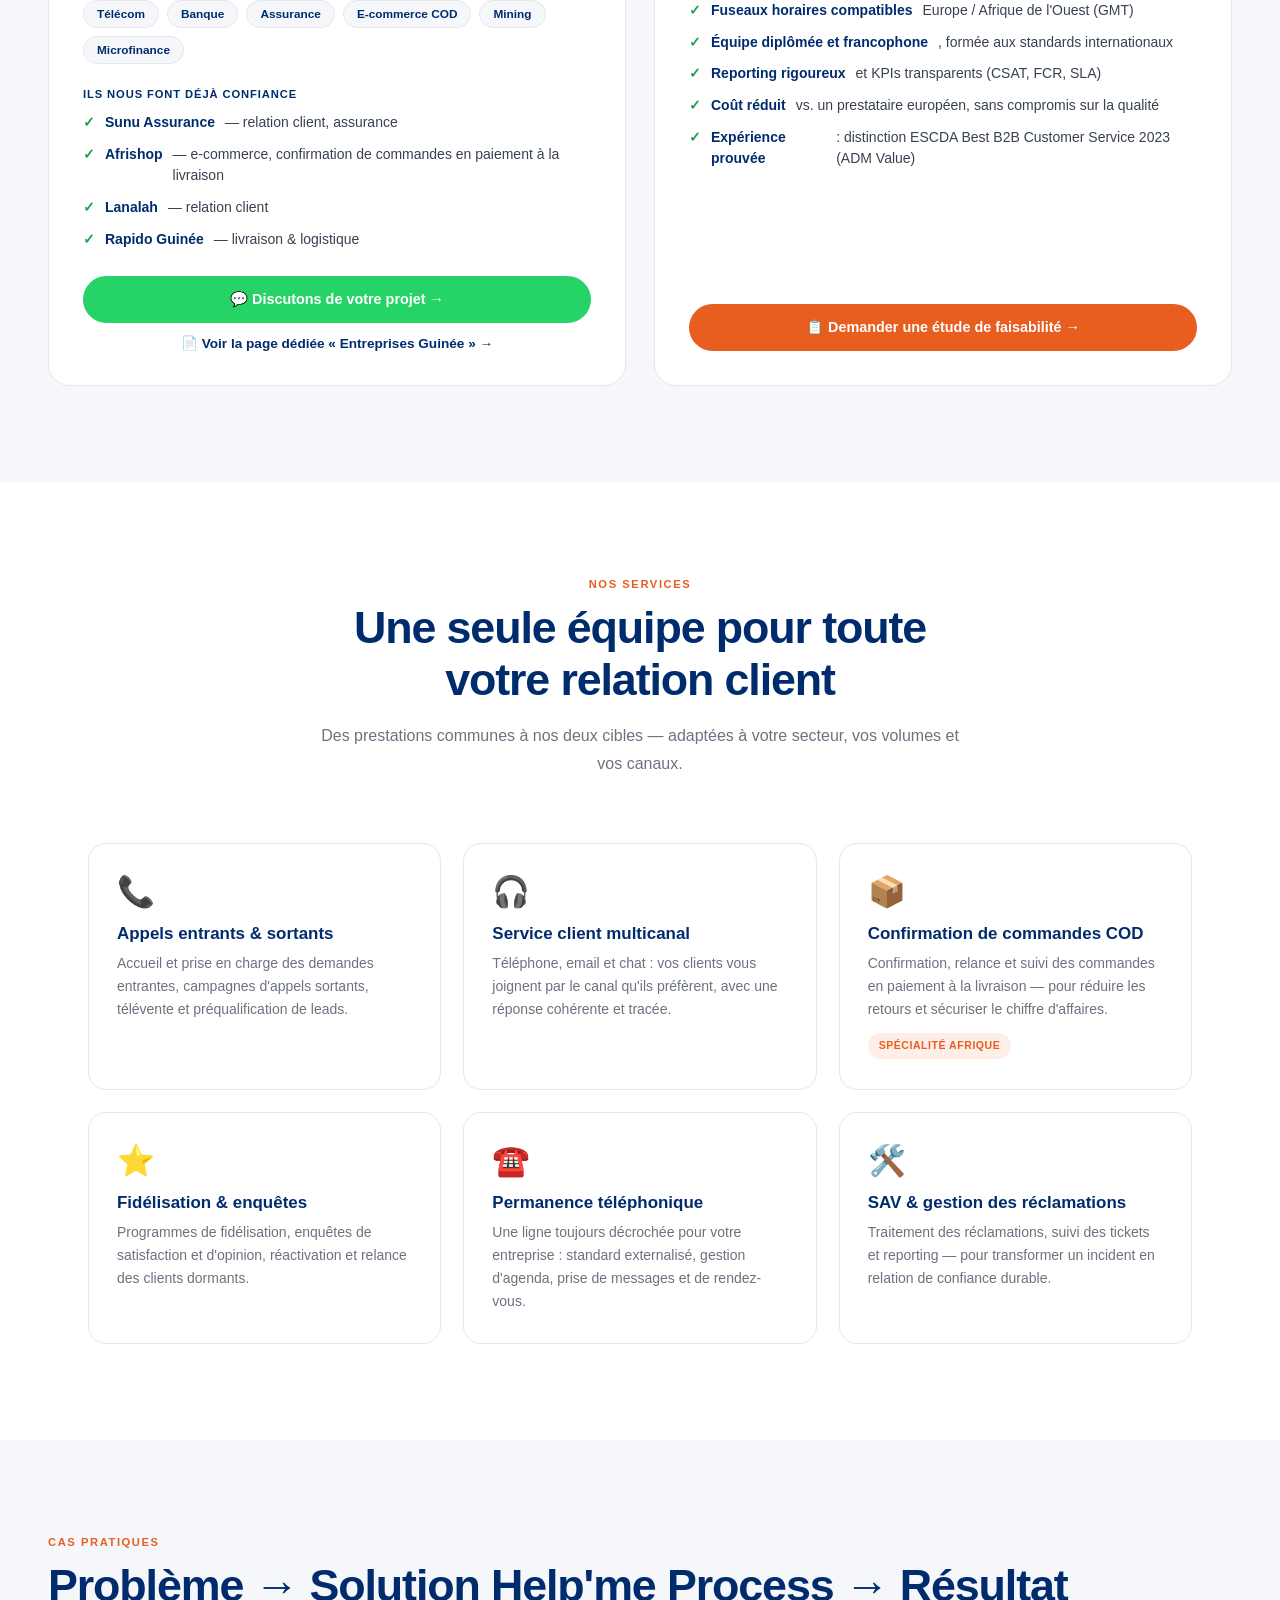
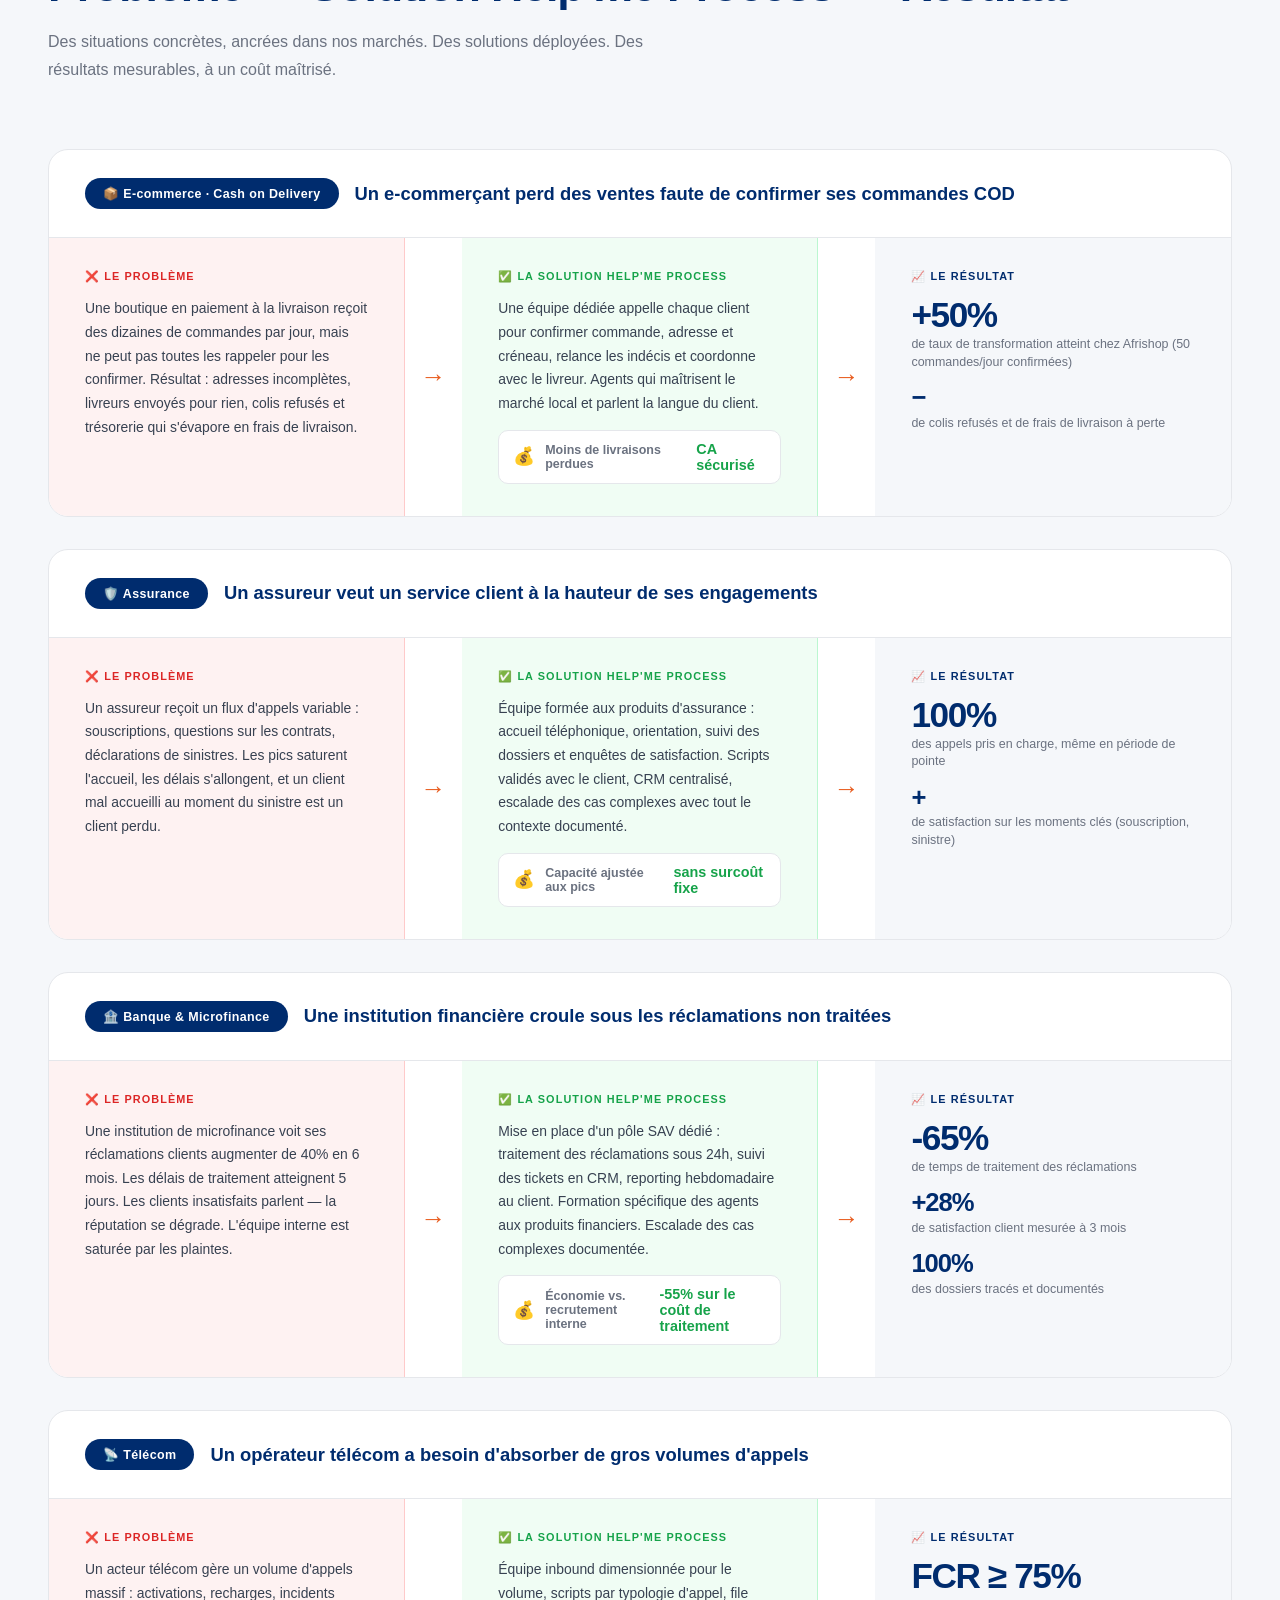
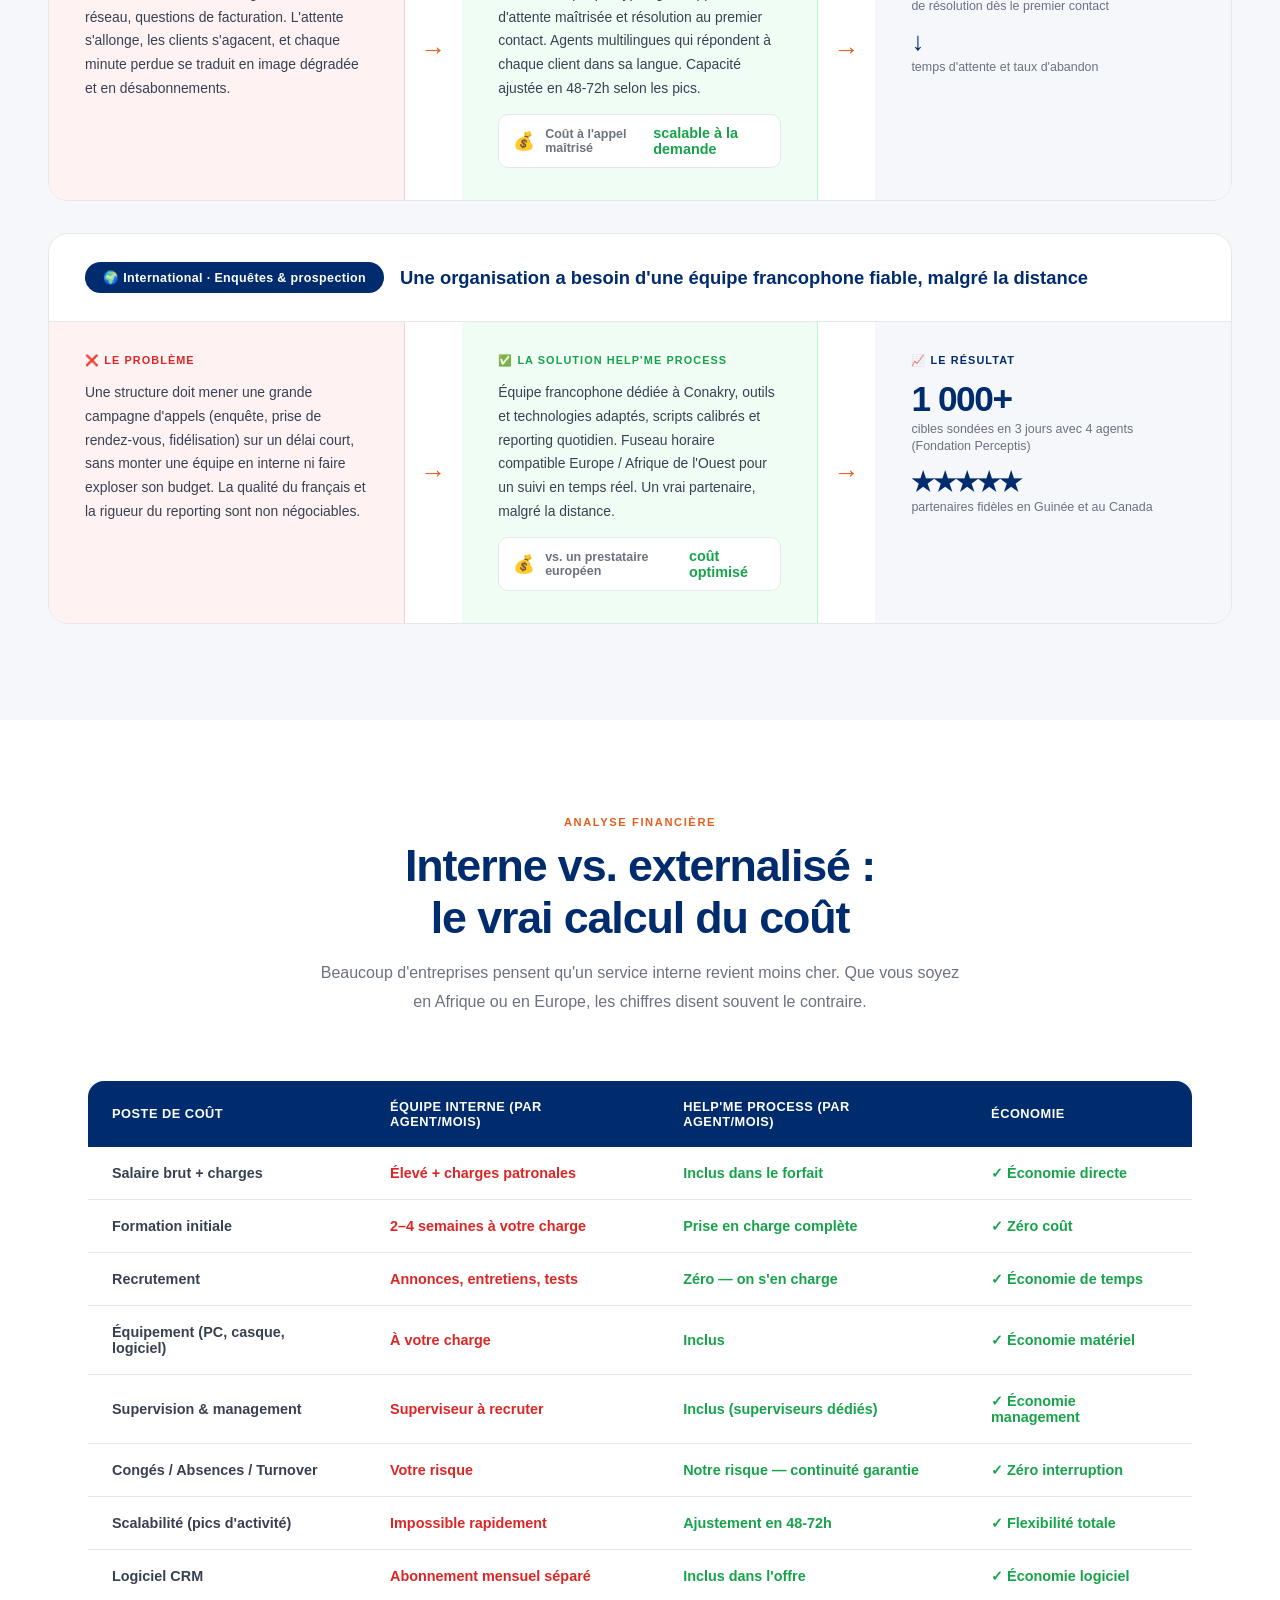
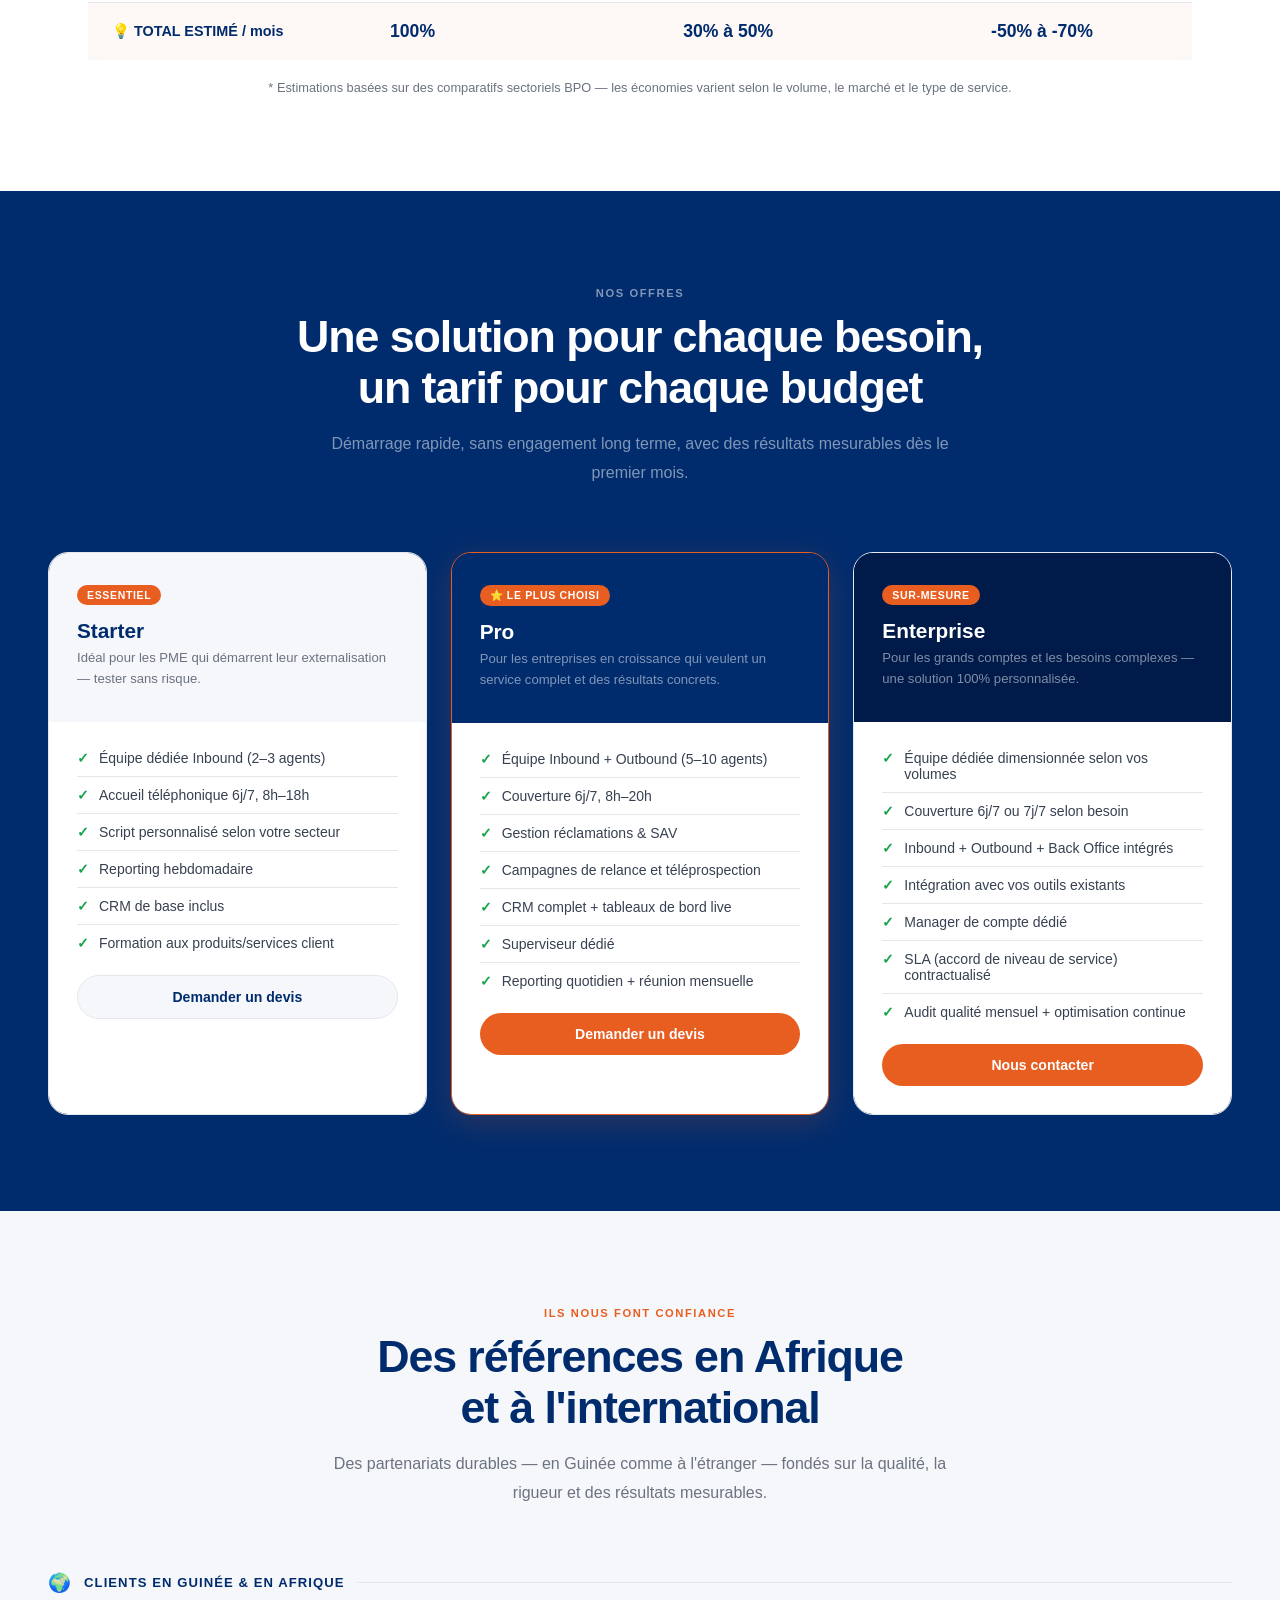
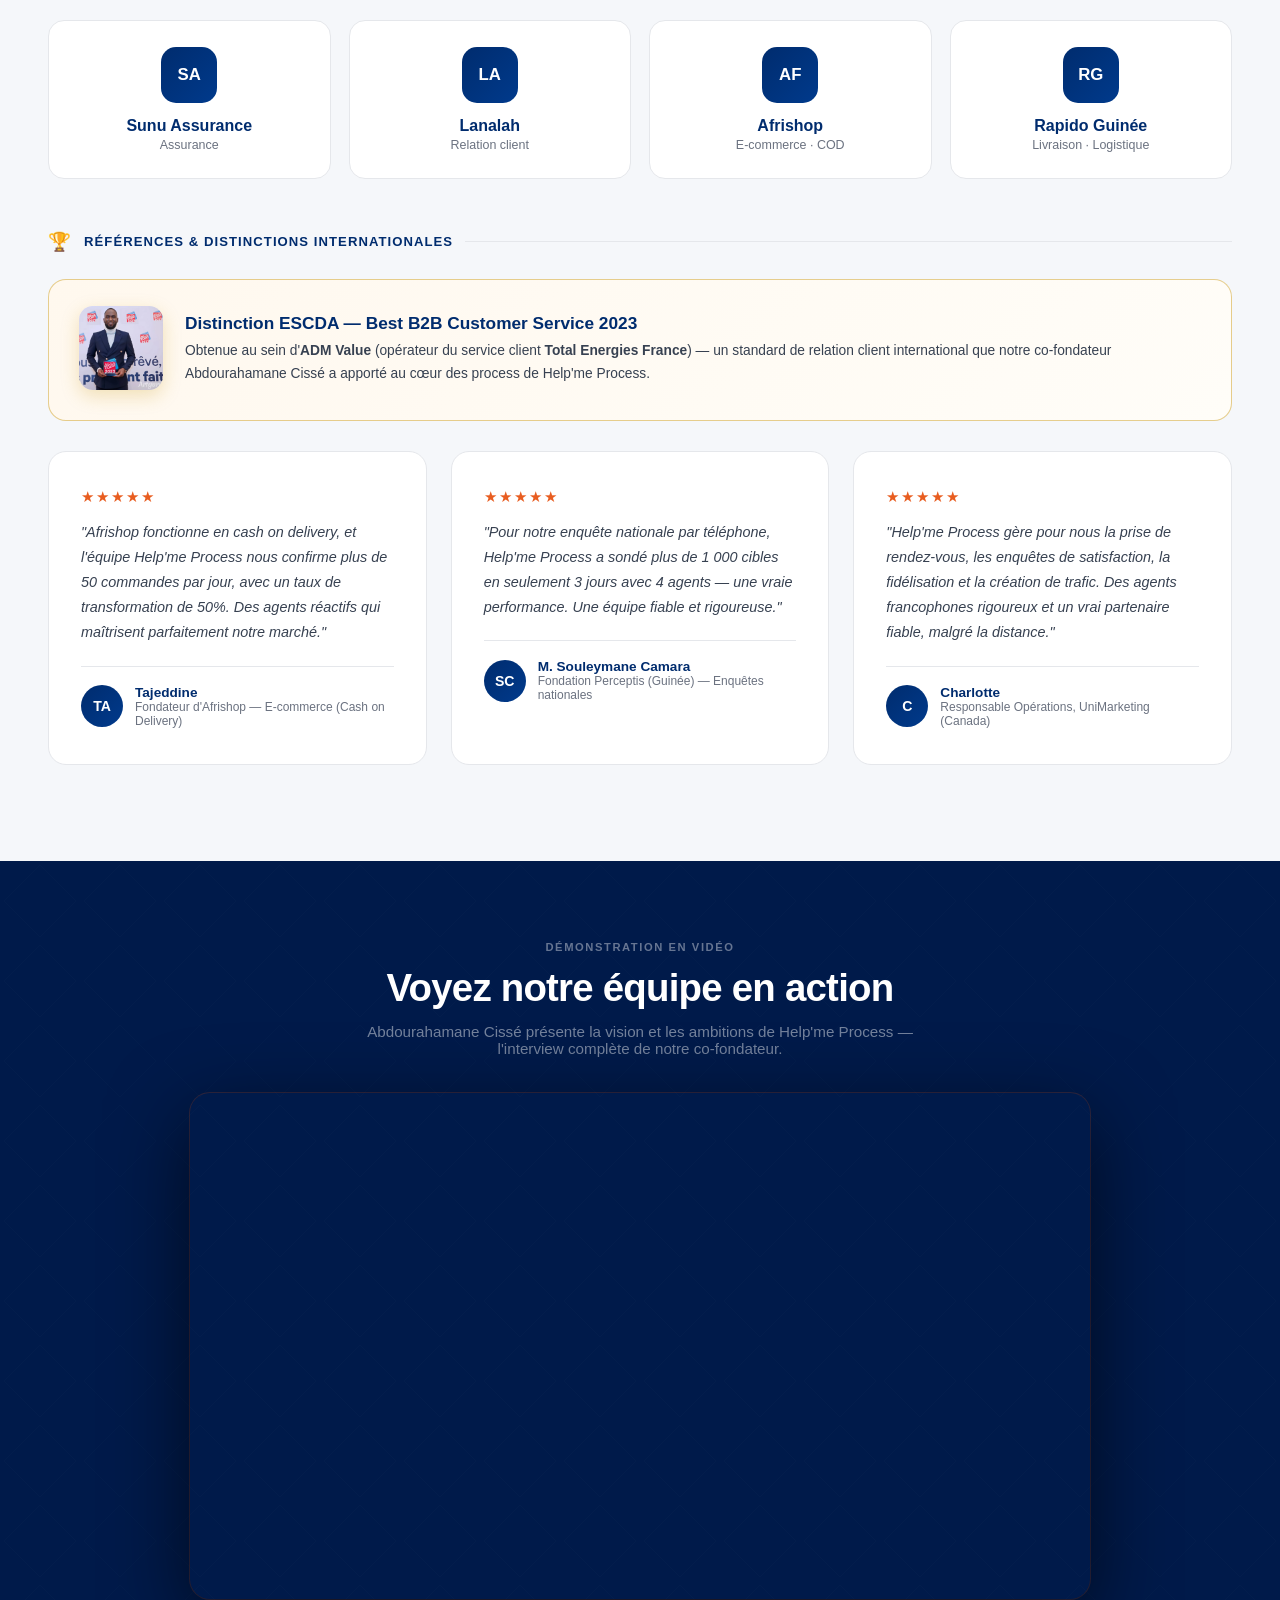
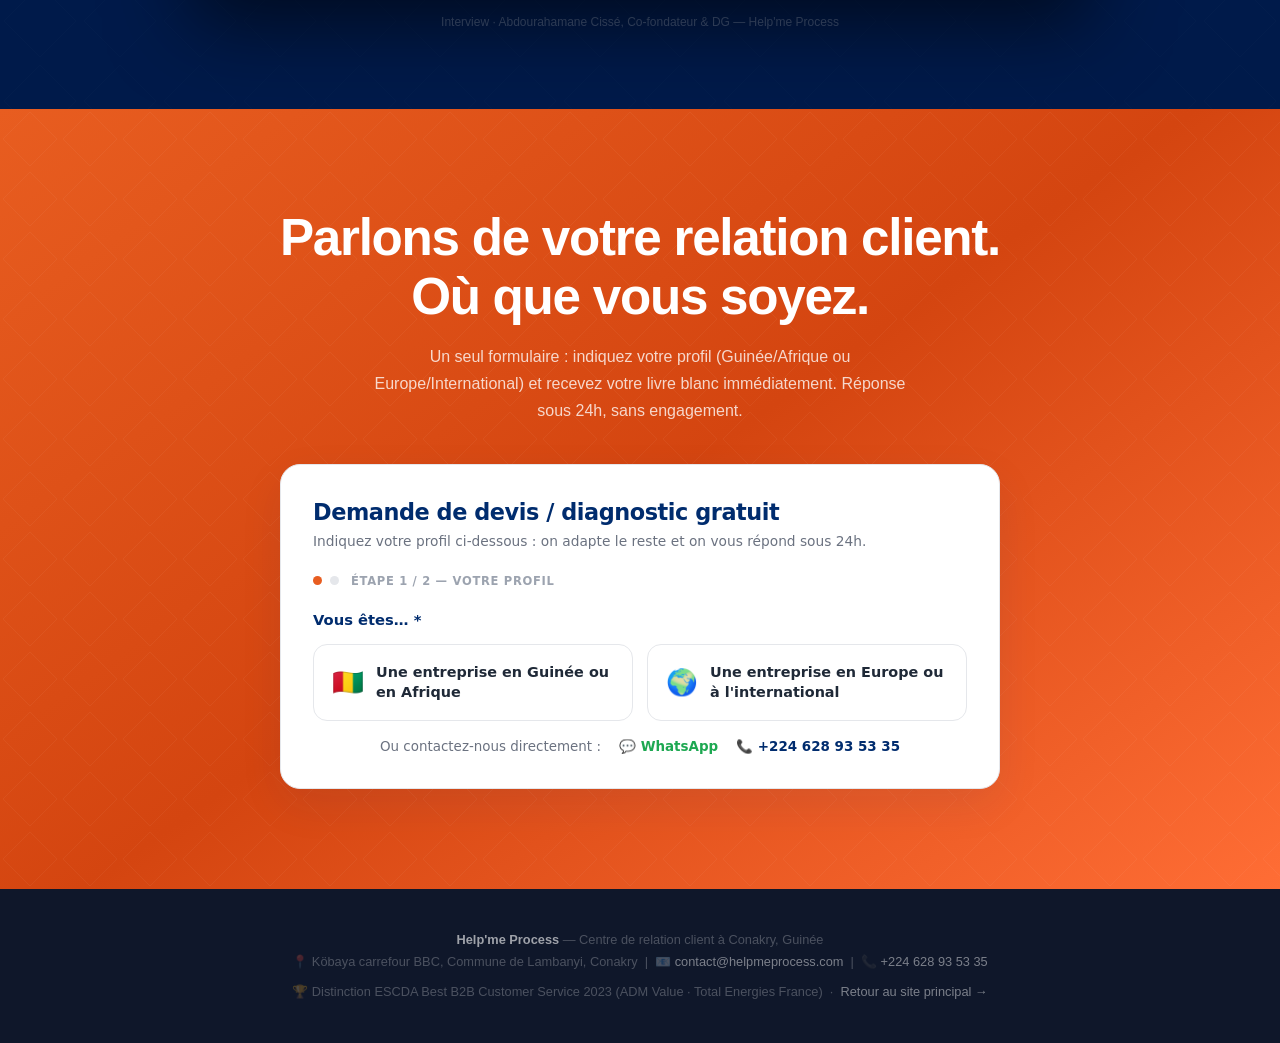
<file: presentation-entreprises.html>
<!DOCTYPE html>
<html lang="fr">
<head>
  <meta charset="UTF-8"/>
  <meta name="viewport" content="width=device-width, initial-scale=1.0"/>
  <meta name="description" content="Help'me Process, centre de relation client à Conakry. Pour les entreprises de Guinée et d'Afrique (télécom, banque, assurance, e-commerce COD) et pour les entreprises européennes qui externalisent leur service client francophone à coût optimisé."/>
  <title>Entreprises | Help'me Process — Service client géré depuis Conakry (Guinée, Afrique &amp; International)</title>
  <link rel="canonical" href="https://helpmeprocess.com/presentation-entreprises.html"/>
  <meta property="og:title" content="Votre service client géré depuis Conakry — pour la Guinée, l'Afrique et le monde"/>
  <meta property="og:description" content="Un BPO francophone à Conakry : proximité terrain pour vos clients africains, externalisation sérieuse et à coût optimisé pour les entreprises européennes."/>
  <meta property="og:type" content="website"/>
  <meta property="og:locale" content="fr_FR"/>
  <meta property="og:url" content="https://helpmeprocess.com/presentation-entreprises.html"/>
  <meta property="og:site_name" content="Help'me Process"/>
  <meta property="og:image" content="https://helpmeprocess.com/hero-team.jpeg"/>
  <meta property="og:image:alt" content="Équipe Help'me Process — centre d'appel à Conakry"/>
  <meta name="twitter:card" content="summary_large_image"/>
  <meta name="twitter:title" content="Entreprises | Help'me Process — Conakry, Guinée"/>
  <meta name="twitter:description" content="Service client géré depuis Conakry. Pour la Guinée, l'Afrique — et les entreprises européennes."/>
  <meta name="twitter:image" content="https://helpmeprocess.com/hero-team.jpeg"/>
  <script type="application/ld+json">
  {
    "@context": "https://schema.org",
    "@type": "BreadcrumbList",
    "itemListElement": [
      { "@type": "ListItem", "position": 1, "name": "Accueil", "item": "https://helpmeprocess.com/" },
      { "@type": "ListItem", "position": 2, "name": "Entreprises", "item": "https://helpmeprocess.com/presentation-entreprises.html" }
    ]
  }
  </script>
  <meta http-equiv="Content-Security-Policy" content="default-src 'self'; img-src 'self' data: https://img.youtube.com; style-src 'self' 'unsafe-inline' https://fonts.googleapis.com; font-src 'self' https://fonts.gstatic.com; script-src 'self' 'unsafe-inline'; frame-src https://www.youtube.com; connect-src 'self'; object-src 'none'; base-uri 'self'; form-action 'self'; frame-ancestors 'none'; upgrade-insecure-requests"/>
  <meta http-equiv="X-Content-Type-Options" content="nosniff"/>
  <meta name="referrer" content="strict-origin-when-cross-origin"/>
  <meta http-equiv="Permissions-Policy" content="geolocation=(), microphone=(), camera=(), payment=()"/>
  <meta name="theme-color" content="#002C6E"/>
    <link rel="icon" href="logo.jpeg" type="image/jpeg"/>
  <link rel="apple-touch-icon" href="logo.jpeg"/>
  <link rel="preconnect" href="https://fonts.googleapis.com"/>
  <link rel="preconnect" href="https://fonts.gstatic.com" crossorigin/>
  <link href="https://fonts.googleapis.com/css2?family=Inter:wght@300;400;500;600;700;800;900&display=swap" rel="stylesheet"/>
  <style>
    *,*::before,*::after{box-sizing:border-box;margin:0;padding:0}
    :root{
      --navy:#002C6E;--navy2:#003A8C;--navy3:#001A4A;
      --orange:#E85D20;--orange2:#FF6D35;
      --light:#F5F7FA;--dark:#0F172A;
      --gray:#6B7280;--border:#E5E7EB;--text:#1F2937;--text2:#374151;
      --red:#DC2626;--green:#16A34A;--gold:#C8960E;--wa:#25D366;
    }
    html{scroll-behavior:smooth}
    body{font-family:'Inter',sans-serif;color:var(--text);background:#fff;-webkit-font-smoothing:antialiased;overflow-x:hidden}

    /* ── HERO COVER ── */
    .cover{
      min-height:100vh;padding-top:72px;
      background:url('coaching2.jpeg') center top / cover no-repeat;
      display:flex;align-items:center;justify-content:center;
      position:relative;overflow:hidden;text-align:center;
    }
    .cover::before{
      content:'';position:absolute;inset:0;
      background:linear-gradient(145deg,rgba(0,18,50,.88) 0%,rgba(0,32,80,.82) 45%,rgba(0,20,60,.90) 100%);
    }
    .cover::after{
      content:'';position:absolute;top:-200px;left:50%;transform:translateX(-50%);
      width:900px;height:900px;border-radius:50%;
      background:radial-gradient(circle,rgba(232,93,32,.12),transparent 65%);
      pointer-events:none;
    }
    .cover-inner{position:relative;z-index:1;max-width:920px;padding:40px 48px}
    .cover-tag{
      display:inline-flex;align-items:center;gap:8px;
      background:rgba(255,255,255,.08);border:1px solid rgba(255,255,255,.15);
      color:rgba(255,255,255,.78);padding:8px 20px;border-radius:50px;
      font-size:.72rem;font-weight:700;letter-spacing:.08em;text-transform:uppercase;
      margin-bottom:32px;
    }
    .cover-dot{width:7px;height:7px;border-radius:50%;background:#4ADE80;animation:pulse 1.5s infinite}
    @keyframes pulse{0%,100%{opacity:1}50%{opacity:.3}}
    .cover h1{
      font-size:clamp(2.2rem,5vw,3.7rem);font-weight:900;color:#fff;
      line-height:1.1;letter-spacing:-.03em;margin-bottom:22px;
    }
    .cover h1 em{
      font-style:normal;
      background:linear-gradient(90deg,var(--orange),#FF8C42);
      -webkit-background-clip:text;-webkit-text-fill-color:transparent;background-clip:text;
    }
    .cover-sub{font-size:1.05rem;color:rgba(255,255,255,.62);line-height:1.75;max-width:660px;margin:0 auto 36px}
    .cover-btns{display:flex;gap:14px;justify-content:center;flex-wrap:wrap;margin-bottom:48px}
    .cbtn{display:inline-flex;align-items:center;gap:9px;padding:14px 26px;border-radius:50px;font-weight:700;font-size:.92rem;text-decoration:none;transition:all .2s}
    .cbtn-primary{background:var(--orange);color:#fff}
    .cbtn-primary:hover{background:var(--orange2);transform:translateY(-2px);box-shadow:0 8px 28px rgba(232,93,32,.4)}
    .cbtn-ghost{background:rgba(255,255,255,.08);color:#fff;border:1.5px solid rgba(255,255,255,.4)}
    .cbtn-ghost:hover{background:rgba(255,255,255,.16);border-color:#fff}
    .cover-stats{
      display:flex;justify-content:center;gap:0;
      border:1px solid rgba(255,255,255,.1);border-radius:16px;overflow:hidden;
      max-width:640px;margin:0 auto;
    }
    .cst{flex:1;padding:24px 16px;text-align:center;border-right:1px solid rgba(255,255,255,.1)}
    .cst:last-child{border-right:none}
    .cst-num{font-size:1.8rem;font-weight:900;color:#fff;letter-spacing:-.03em;line-height:1}
    .cst-num span{font-size:55%;color:var(--orange2)}
    .cst-lbl{font-size:.7rem;color:rgba(255,255,255,.48);margin-top:5px;line-height:1.3;font-weight:500}
    .scroll-hint{position:absolute;bottom:36px;left:50%;transform:translateX(-50%);display:flex;flex-direction:column;align-items:center;gap:8px;color:rgba(255,255,255,.3);font-size:.7rem;letter-spacing:.08em;text-transform:uppercase}
    .scroll-hint::after{content:'';display:block;width:1px;height:36px;background:linear-gradient(to bottom,rgba(255,255,255,.3),transparent)}

    /* ── SECTION BASE ── */
    .sec{padding:96px 48px;max-width:1200px;margin:0 auto}
    .sec-full{padding:96px 48px;background:var(--light)}
    .sec-full .sec{padding:0;background:none}
    .sec-dark{padding:96px 48px;background:var(--navy)}
    .sec-dark .sec{padding:0;background:none}
    .eyebrow{font-size:.7rem;font-weight:700;text-transform:uppercase;letter-spacing:.14em;color:var(--orange);display:block;margin-bottom:12px}
    .eyebrow-white{color:rgba(255,255,255,.5)}
    h2.big{font-size:clamp(1.9rem,3.5vw,2.9rem);font-weight:900;color:var(--navy);line-height:1.15;letter-spacing:-.025em;margin-bottom:16px}
    h2.big-white{color:#fff}
    .lead{font-size:1rem;color:var(--gray);line-height:1.8;max-width:640px}
    .lead-white{color:rgba(255,255,255,.5)}
    .hd{margin-bottom:64px}
    .hd.c{text-align:center}.hd.c .lead{margin:0 auto}

    /* ── DOUBLE POSITIONNEMENT ── */
    .dual-grid{display:grid;grid-template-columns:1fr 1fr;gap:28px}
    .dcard{border-radius:22px;border:1px solid var(--border);overflow:hidden;display:flex;flex-direction:column;background:#fff;transition:all .3s;scroll-margin-top:92px}
    .dcard:hover{box-shadow:0 16px 48px rgba(0,44,110,.13);transform:translateY(-4px)}
    .dcard-top{padding:34px 34px 26px;color:#fff;position:relative;overflow:hidden}
    .dcard-a .dcard-top{background:linear-gradient(140deg,var(--navy) 0%,var(--navy2) 100%)}
    .dcard-b .dcard-top{background:linear-gradient(140deg,#0C2A57 0%,#123A78 100%)}
    .dcard-top::after{content:'';position:absolute;top:-60px;right:-40px;width:200px;height:200px;border-radius:50%;background:radial-gradient(circle,rgba(232,93,32,.22),transparent 70%);pointer-events:none}
    .dcard-flag{font-size:2rem;margin-bottom:14px;display:block;position:relative;z-index:1}
    .dcard-tag{display:inline-block;font-size:.7rem;font-weight:700;text-transform:uppercase;letter-spacing:.1em;color:var(--orange2);margin-bottom:10px;position:relative;z-index:1}
    .dcard-top h3{font-size:1.35rem;font-weight:900;line-height:1.22;letter-spacing:-.02em;position:relative;z-index:1}
    .dcard-body{padding:28px 34px 34px;flex:1;display:flex;flex-direction:column}
    .dcard-lead{font-size:.92rem;color:var(--text2);line-height:1.7;margin-bottom:22px}
    .dcard-sub{font-size:.7rem;font-weight:700;text-transform:uppercase;letter-spacing:.08em;color:var(--navy);margin-bottom:12px}
    .dcard-chips{display:flex;flex-wrap:wrap;gap:8px;margin-bottom:24px}
    .dcard-chip{background:var(--light);border:1px solid var(--border);color:var(--navy);font-size:.74rem;font-weight:600;padding:6px 13px;border-radius:50px}
    .dcard-list{list-style:none;display:flex;flex-direction:column;gap:10px;margin-bottom:26px}
    .dcard-list li{font-size:.875rem;color:var(--text2);display:flex;gap:10px;align-items:flex-start;line-height:1.55}
    .dcard-list li::before{content:'✓';color:var(--green);font-weight:800;flex-shrink:0}
    .dcard-list li strong{color:var(--navy);font-weight:700}
    .dcard-cta{margin-top:auto;display:inline-flex;align-items:center;justify-content:center;gap:8px;padding:15px;border-radius:50px;font-weight:700;font-size:.9rem;text-decoration:none;transition:all .2s}
    .dcard-a .dcard-cta{background:var(--wa);color:#fff}
    .dcard-a .dcard-cta:hover{background:#1ebe57;transform:translateY(-2px);box-shadow:0 8px 24px rgba(37,211,102,.32)}
    .dcard-b .dcard-cta{background:var(--orange);color:#fff}
    .dcard-b .dcard-cta:hover{background:var(--orange2);transform:translateY(-2px);box-shadow:0 8px 24px rgba(232,93,32,.32)}

    /* ── SERVICES ── */
    .svc-grid{display:grid;grid-template-columns:repeat(3,1fr);gap:22px}
    .svc{background:#fff;border:1px solid var(--border);border-radius:18px;padding:30px 28px;transition:all .3s}
    .svc:hover{box-shadow:0 12px 36px rgba(0,44,110,.1);transform:translateY(-4px);border-color:transparent}
    .svc-ico{font-size:1.9rem;margin-bottom:14px;display:block}
    .svc h3{font-size:1.06rem;font-weight:800;color:var(--navy);margin-bottom:8px}
    .svc p{font-size:.875rem;color:var(--gray);line-height:1.65}
    .svc-badge{display:inline-block;margin-top:12px;background:rgba(232,93,32,.1);color:var(--orange);font-size:.66rem;font-weight:700;text-transform:uppercase;letter-spacing:.05em;padding:4px 11px;border-radius:50px}

    /* ── CAS PRATIQUES ── */
    .cas-list{display:flex;flex-direction:column;gap:32px}
    .cas{
      background:#fff;border-radius:20px;border:1px solid var(--border);
      overflow:hidden;transition:box-shadow .3s;
    }
    .cas:hover{box-shadow:0 8px 40px rgba(0,0,0,.08)}
    .cas-head{
      padding:28px 36px;
      display:flex;align-items:center;justify-content:space-between;
      border-bottom:1px solid var(--border);
      gap:16px;
    }
    .cas-sector-badge{
      display:inline-flex;align-items:center;gap:8px;
      background:var(--navy);color:#fff;
      padding:8px 18px;border-radius:50px;
      font-size:.78rem;font-weight:700;letter-spacing:.03em;flex-shrink:0;
    }
    .cas-title{font-size:1.15rem;font-weight:800;color:var(--navy);flex:1}
    .cas-body{display:grid;grid-template-columns:1fr auto 1fr auto 1fr;align-items:stretch;gap:0}
    .cas-col{padding:32px 36px}
    .cas-col-arrow{display:flex;align-items:center;justify-content:center;padding:0 16px;color:var(--orange);font-size:1.6rem}
    .cas-col h4{font-size:.68rem;font-weight:700;text-transform:uppercase;letter-spacing:.1em;margin-bottom:14px}
    .cas-col-prob h4{color:#DC2626}
    .cas-col-sol h4{color:var(--green)}
    .cas-col-res h4{color:var(--navy)}
    .cas-col-prob{background:#FEF2F2;border-right:1px solid #FECACA}
    .cas-col-sol{background:#F0FDF4;border-right:1px solid #BBF7D0}
    .cas-col-res{background:var(--light)}
    .cas-col p{font-size:.87rem;line-height:1.7;color:var(--text2)}
    .cas-metric{font-size:2.2rem;font-weight:900;color:var(--navy);letter-spacing:-.04em;line-height:1;margin-bottom:4px}
    .cas-metric-txt{font-size:.78rem;color:var(--gray);line-height:1.4}
    .cas-cost{
      display:flex;align-items:center;gap:10px;
      margin-top:14px;padding:10px 14px;
      background:#fff;border-radius:10px;border:1px solid var(--border);
    }
    .cas-cost-ico{font-size:1.1rem}
    .cas-cost-txt{font-size:.78rem;color:var(--gray);font-weight:600}
    .cas-cost-val{font-size:.9rem;font-weight:800;color:var(--green);margin-left:auto}

    /* ── ROI TABLEAU ── */
    .roi-wrap{overflow-x:auto}
    .roi-table{width:100%;border-collapse:collapse;border-radius:16px;overflow:hidden;box-shadow:0 4px 32px rgba(0,0,0,.07)}
    .roi-table th{background:var(--navy);color:#fff;padding:18px 24px;text-align:left;font-size:.8rem;font-weight:700;letter-spacing:.04em;text-transform:uppercase}
    .roi-table th:first-child{border-radius:0}
    .roi-table td{padding:18px 24px;border-bottom:1px solid var(--border);font-size:.9rem;color:var(--text2)}
    .roi-table tr:last-child td{border-bottom:none}
    .roi-table tr:hover td{background:#F8FAFF}
    .roi-table .highlight{background:rgba(232,93,32,.04)}
    .roi-table .highlight td{color:var(--navy);font-weight:700}
    .roi-table .roi-good{color:var(--green);font-weight:700}
    .roi-table .roi-bad{color:var(--red);font-weight:600}
    .roi-table .roi-neutral{color:var(--gray)}

    /* ── OFFRE PACKS ── */
    .packs-grid{display:grid;grid-template-columns:repeat(3,1fr);gap:24px}
    .pack{
      border-radius:20px;overflow:hidden;border:1px solid var(--border);
      display:flex;flex-direction:column;transition:all .3s;
    }
    .pack:hover{box-shadow:0 12px 40px rgba(0,44,110,.1);transform:translateY(-4px)}
    .pack.featured{border-color:var(--orange);box-shadow:0 8px 32px rgba(232,93,32,.2)}
    .pack-head{padding:32px 28px}
    .pack.p1 .pack-head{background:var(--light)}
    .pack.p2 .pack-head{background:var(--navy)}
    .pack.p3 .pack-head{background:var(--navy3)}
    .pack-badge{display:inline-block;background:var(--orange);color:#fff;font-size:.66rem;font-weight:800;letter-spacing:.06em;text-transform:uppercase;padding:4px 10px;border-radius:50px;margin-bottom:14px}
    .pack-name{font-size:1.3rem;font-weight:900;margin-bottom:4px}
    .pack.p1 .pack-name{color:var(--navy)}
    .pack.p2 .pack-name,.pack.p3 .pack-name{color:#fff}
    .pack-desc{font-size:.82rem;line-height:1.65}
    .pack.p1 .pack-desc{color:var(--gray)}
    .pack.p2 .pack-desc,.pack.p3 .pack-desc{color:rgba(255,255,255,.5)}
    .pack-body{padding:28px;flex:1;background:#fff}
    .pack-list{list-style:none;display:flex;flex-direction:column;gap:10px;margin-bottom:24px}
    .pack-list li{font-size:.875rem;color:var(--text2);display:flex;align-items:flex-start;gap:10px;padding-bottom:10px;border-bottom:1px solid var(--border)}
    .pack-list li:last-child{border-bottom:none;padding-bottom:0}
    .pack-list li::before{content:'✓';color:var(--green);font-weight:800;flex-shrink:0}
    .pack-cta{
      display:block;text-align:center;padding:13px;border-radius:50px;
      font-weight:700;font-size:.88rem;text-decoration:none;transition:all .2s;
    }
    .pack.p1 .pack-cta{background:var(--light);color:var(--navy);border:1.5px solid var(--border)}
    .pack.p1 .pack-cta:hover{background:var(--navy);color:#fff;border-color:var(--navy)}
    .pack.p2 .pack-cta,.pack.p3 .pack-cta{background:var(--orange);color:#fff}
    .pack.p2 .pack-cta:hover,.pack.p3 .pack-cta:hover{background:var(--orange2)}

    /* ── RÉFÉRENCES ── */
    .refs-group{margin-bottom:52px}
    .refs-group:last-child{margin-bottom:0}
    .refs-label{display:flex;align-items:center;gap:12px;margin-bottom:26px;font-size:.82rem;font-weight:700;text-transform:uppercase;letter-spacing:.08em;color:var(--navy)}
    .refs-label::after{content:'';flex:1;height:1px;background:var(--border)}
    .refs-label .rl-flag{font-size:1.15rem}
    .ref-grid{display:grid;grid-template-columns:repeat(4,1fr);gap:18px}
    .ref-card{background:#fff;border:1px solid var(--border);border-radius:16px;padding:26px 22px;text-align:center;transition:all .3s}
    .ref-card:hover{box-shadow:0 10px 32px rgba(0,0,0,.07);transform:translateY(-3px)}
    .ref-ava{width:56px;height:56px;border-radius:15px;margin:0 auto 14px;display:flex;align-items:center;justify-content:center;font-weight:900;font-size:1.05rem;color:#fff;background:linear-gradient(135deg,var(--navy),var(--navy2))}
    .ref-name{font-size:1rem;font-weight:800;color:var(--navy);margin-bottom:3px}
    .ref-sector{font-size:.78rem;color:var(--gray)}
    .dist-card{background:linear-gradient(135deg,#FFF8EE,#FFFDF8);border:1px solid rgba(200,150,14,.45);border-radius:18px;padding:26px 30px;display:flex;gap:22px;align-items:center;margin-bottom:30px}
    .dist-img{width:84px;height:84px;border-radius:14px;object-fit:cover;flex-shrink:0;box-shadow:0 6px 18px rgba(200,150,14,.25)}
    .dist-card h4{font-size:1.08rem;font-weight:800;color:var(--navy);margin-bottom:6px}
    .dist-card p{font-size:.86rem;color:var(--text2);line-height:1.65}

    /* ── TÉMOIGNAGES ── */
    .testi-grid{display:grid;grid-template-columns:repeat(3,1fr);gap:24px}
    .tcard{background:#fff;border:1px solid var(--border);border-radius:18px;padding:36px 32px;transition:all .3s}
    .tcard:hover{box-shadow:0 8px 32px rgba(0,0,0,.08);background:var(--light)}
    .stars{color:var(--orange);font-size:.95rem;letter-spacing:2px;margin-bottom:14px}
    .tcard q{font-size:.9rem;color:var(--text2);line-height:1.75;font-style:italic;display:block;margin-bottom:20px;quotes:'"' '"'}
    .t-author{display:flex;align-items:center;gap:12px;border-top:1px solid var(--border);padding-top:18px}
    .t-ava{width:42px;height:42px;border-radius:50%;background:linear-gradient(135deg,var(--navy),var(--navy2));display:flex;align-items:center;justify-content:center;color:#fff;font-weight:800;font-size:.88rem;flex-shrink:0}
    .t-name{font-weight:700;font-size:.85rem;color:var(--navy)}
    .t-role{font-size:.75rem;color:var(--gray)}

    /* ── CTA FINAL ── */
    .final-cta{
      background:linear-gradient(145deg,var(--orange) 0%,#D44510 50%,var(--orange2) 100%);
      padding:100px 48px;text-align:center;position:relative;overflow:hidden;
    }
    .final-cta::before{
      content:'';position:absolute;inset:0;
      background-image:url("data:image/svg+xml,%3Csvg xmlns='http://www.w3.org/2000/svg' width='60' height='60'%3E%3Cpolygon points='30,3 57,30 30,57 3,30' fill='none' stroke='%23ffffff' stroke-width='0.6' opacity='0.08'/%3E%3C/svg%3E");
    }
    .final-cta h2{font-size:clamp(2rem,4vw,3.2rem);font-weight:900;color:#fff;margin-bottom:16px;letter-spacing:-.025em;line-height:1.15;position:relative;z-index:1}
    .final-cta p{color:rgba(255,255,255,.78);font-size:1rem;margin-bottom:40px;position:relative;z-index:1;max-width:560px;margin-left:auto;margin-right:auto;line-height:1.7}
    .final-btns{display:flex;gap:16px;justify-content:center;flex-wrap:wrap;position:relative;z-index:1}
    .btn-white{background:#fff;color:var(--orange);padding:15px 32px;border-radius:50px;font-weight:700;font-size:.95rem;text-decoration:none;transition:all .2s;display:inline-flex;align-items:center;gap:8px}
    .btn-white:hover{background:var(--light);transform:translateY(-2px)}
    .btn-outline-white{background:transparent;color:#fff;border:2px solid rgba(255,255,255,.55);padding:15px 32px;border-radius:50px;font-weight:600;font-size:.95rem;text-decoration:none;transition:all .2s;display:inline-flex;align-items:center;gap:8px}
    .btn-outline-white:hover{background:rgba(255,255,255,.12);border-color:#fff}

    /* ── FOOTER ── */
    .pres-footer{background:var(--dark);padding:40px 48px;text-align:center}
    .pres-footer p{font-size:.8rem;color:rgba(255,255,255,.25);line-height:1.7}
    .pres-footer a{color:rgba(255,255,255,.45);text-decoration:none}
    .pres-footer a:hover{color:#fff}

    /* ── FADE IN ── */
    .fi{opacity:0;transform:translateY(24px);transition:opacity .6s ease,transform .6s ease}
    .fi.on{opacity:1;transform:none}
    .fi-d1{transition-delay:.1s}.fi-d2{transition-delay:.2s}.fi-d3{transition-delay:.3s}

    /* ── RESPONSIVE ── */
    @media(max-width:900px){
      .dual-grid{grid-template-columns:1fr}
      .svc-grid{grid-template-columns:1fr 1fr}
      .packs-grid,.testi-grid{grid-template-columns:1fr 1fr}
      .ref-grid{grid-template-columns:1fr 1fr}
      .cas-body{grid-template-columns:1fr;grid-template-rows:auto}
      .cas-col-arrow{display:none}
      .cas-col-prob,.cas-col-sol{border-right:none;border-bottom:1px solid var(--border)}
    }
    @media(max-width:600px){
      .svc-grid,.packs-grid,.testi-grid,.ref-grid{grid-template-columns:1fr}
      .sec,.sec-full,.sec-dark,.final-cta{padding:64px 20px}
      .cover-stats{flex-direction:column;max-width:300px}
      .cst{border-right:none;border-bottom:1px solid rgba(255,255,255,.1)}
      .cst:last-child{border-bottom:none}
      .cas-head{flex-direction:column;align-items:flex-start}
      .dist-card{flex-direction:column;text-align:center}
    }
    @media print{
      #hp-nav,#hp-mobnav,.scroll-hint,#scrollProgress,#cookieBanner,.wa-float{display:none !important}
      .cover{min-height:auto;padding:60px 48px}
      .fi{opacity:1;transform:none}
      .sec,.sec-full,.sec-dark,.final-cta{padding:48px}
    }
  </style>
  <!-- Google Analytics 4 -->
  <script>
    window.dataLayer=window.dataLayer||[];function gtag(){dataLayer.push(arguments);}
    gtag('consent','default',{'analytics_storage':'denied','ad_storage':'denied'});
    function loadGA4(){
      if(document.getElementById('ga4script')) return;
      var s=document.createElement('script');
      s.id='ga4script';s.async=true;
      s.src='https://www.googletagmanager.com/gtag/js?id=G-37403M153P';
      document.head.appendChild(s);
      gtag('consent','update',{'analytics_storage':'granted'});
      gtag('js',new Date());gtag('config','G-37403M153P');
    }
    if(localStorage.getItem('hp_cookie_consent')==='granted') loadGA4();
  </script>
  <link rel="stylesheet" href="/nav.css"/>
  <link rel="stylesheet" href="/lead-form.css"/>
</head>
<body>

<!-- Scroll Progress Bar -->
<div id="scrollProgress" style="position:fixed;top:0;left:0;height:3px;width:0;background:linear-gradient(90deg,var(--orange),#FFD700);z-index:10000;transition:width .1s ease-out;box-shadow:0 0 10px rgba(232,93,32,.5)"></div>

<!-- Navigation injectée par /nav.js (source unique #hp-nav) -->

<!-- ══════════ COUVERTURE — DOUBLE CIBLE ══════════ -->
<section class="cover">
  <div class="cover-inner">
    <div class="cover-tag"><span class="cover-dot"></span>Centre de relation client · Conakry, Guinée</div>
    <h1>Votre service client, géré depuis <em>Conakry.</em><br/>Pour la Guinée, l'Afrique — et le monde.</h1>
    <p class="cover-sub">Help'me Process prend en charge vos appels, votre SAV et votre relation client multicanal. Une équipe francophone formée aux standards internationaux : au plus près de vos clients africains, à la hauteur des exigences européennes.</p>
    <div class="cover-btns">
      <a href="#cible-guinee" class="cbtn cbtn-primary">🇬🇳 Vous êtes en Guinée / Afrique</a>
      <a href="#cible-international" class="cbtn cbtn-ghost">🌍 Vous êtes en Europe / International</a>
    </div>
    <div class="cover-stats">
      <div class="cst"><div class="cst-num">88<span>%</span></div><div class="cst-lbl">de satisfaction client (CSAT) visée sur nos opérations</div></div>
      <div class="cst"><div class="cst-num">75<span>%</span></div><div class="cst-lbl">de résolution dès le 1ᵉʳ contact (FCR)</div></div>
      <div class="cst"><div class="cst-num">5<span>+ langues</span></div><div class="cst-lbl">Français, Soussou, Malinké, Poular, Guerzé…</div></div>
    </div>
  </div>
  <div class="scroll-hint">Découvrez nos deux offres</div>
</section>

<!-- ══════════ DOUBLE POSITIONNEMENT ══════════ -->
<div class="sec-full">
  <div class="sec">
    <div class="hd c fi">
      <span class="eyebrow">Deux cibles, une même exigence</span>
      <h2 class="big">Quel que soit votre marché,<br/>nous parlons la langue de vos clients</h2>
      <p class="lead">Que vous dirigiez une entreprise en Guinée, ailleurs en Afrique ou en Europe, nous adaptons notre service à vos clients, à vos canaux et à vos contraintes.</p>
    </div>
    <div class="dual-grid">

      <!-- BLOC A — GUINÉE / AFRIQUE -->
      <div class="dcard dcard-a fi" id="cible-guinee">
        <div class="dcard-top">
          <span class="dcard-flag">🇬🇳</span>
          <span class="dcard-tag">Cible Guinée &amp; Afrique</span>
          <h3>Vous êtes une entreprise en Guinée ou en Afrique</h3>
        </div>
        <div class="dcard-body">
          <p class="dcard-lead">Un call center qui parle la même langue que vos clients — au sens propre comme au figuré. Nous connaissons les réalités du terrain guinéen et ouest-africain : habitudes d'achat, contraintes réseau, paiement à la livraison, langues locales. Vos clients se sentent compris, et ils restent.</p>
          <div class="dcard-sub">Secteurs que nous servons</div>
          <div class="dcard-chips">
            <span class="dcard-chip">Télécom</span>
            <span class="dcard-chip">Banque</span>
            <span class="dcard-chip">Assurance</span>
            <span class="dcard-chip">E-commerce COD</span>
            <span class="dcard-chip">Mining</span>
            <span class="dcard-chip">Microfinance</span>
          </div>
          <div class="dcard-sub">Ils nous font déjà confiance</div>
          <ul class="dcard-list">
            <li><strong>Sunu Assurance</strong> — relation client, assurance</li>
            <li><strong>Afrishop</strong> — e-commerce, confirmation de commandes en paiement à la livraison</li>
            <li><strong>Lanalah</strong> — relation client</li>
            <li><strong>Rapido Guinée</strong> — livraison &amp; logistique</li>
          </ul>
          <a href="#contact-final" class="dcard-cta" data-hpf-seg="local">💬 Discutons de votre projet →</a>
          <a href="entreprises-guinee.html" style="display:block;text-align:center;margin-top:12px;font-weight:600;font-size:.85rem;color:var(--navy);text-decoration:none">📄 Voir la page dédiée « Entreprises Guinée » →</a>
        </div>
      </div>

      <!-- BLOC B — EUROPE / INTERNATIONAL -->
      <div class="dcard dcard-b fi fi-d1" id="cible-international">
        <div class="dcard-top">
          <span class="dcard-flag">🌍</span>
          <span class="dcard-tag">Cible Europe &amp; International</span>
          <h3>Vous êtes une entreprise en Europe ou en Occident</h3>
        </div>
        <div class="dcard-body">
          <p class="dcard-lead">Externalisez votre service client francophone vers un prestataire africain sérieux, formé aux standards internationaux et à coût optimisé. Vous gardez la qualité, vous allégez la facture — sans renoncer à un partenaire fiable et rigoureux.</p>
          <div class="dcard-sub">Vos avantages</div>
          <ul class="dcard-list">
            <li><strong>Fuseaux horaires compatibles</strong> Europe / Afrique de l'Ouest (GMT)</li>
            <li><strong>Équipe diplômée et francophone</strong>, formée aux standards internationaux</li>
            <li><strong>Reporting rigoureux</strong> et KPIs transparents (CSAT, FCR, SLA)</li>
            <li><strong>Coût réduit</strong> vs. un prestataire européen, sans compromis sur la qualité</li>
            <li><strong>Expérience prouvée</strong> : distinction ESCDA Best B2B Customer Service 2023 (ADM Value)</li>
          </ul>
          <a href="#contact-final" class="dcard-cta" data-hpf-seg="international">📋 Demander une étude de faisabilité →</a>
        </div>
      </div>

    </div>
  </div>
</div>

<!-- ══════════ SERVICES (COMMUN AUX DEUX CIBLES) ══════════ -->
<div class="sec">
  <div class="hd c fi">
    <span class="eyebrow">Nos services</span>
    <h2 class="big">Une seule équipe pour toute<br/>votre relation client</h2>
    <p class="lead">Des prestations communes à nos deux cibles — adaptées à votre secteur, vos volumes et vos canaux.</p>
  </div>
  <div class="svc-grid">
    <div class="svc fi">
      <span class="svc-ico">📞</span>
      <h3>Appels entrants &amp; sortants</h3>
      <p>Accueil et prise en charge des demandes entrantes, campagnes d'appels sortants, télévente et préqualification de leads.</p>
    </div>
    <div class="svc fi fi-d1">
      <span class="svc-ico">🎧</span>
      <h3>Service client multicanal</h3>
      <p>Téléphone, email et chat : vos clients vous joignent par le canal qu'ils préfèrent, avec une réponse cohérente et tracée.</p>
    </div>
    <div class="svc fi fi-d2">
      <span class="svc-ico">📦</span>
      <h3>Confirmation de commandes COD</h3>
      <p>Confirmation, relance et suivi des commandes en paiement à la livraison — pour réduire les retours et sécuriser le chiffre d'affaires.<span class="svc-badge">Spécialité Afrique</span></p>
    </div>
    <div class="svc fi">
      <span class="svc-ico">⭐</span>
      <h3>Fidélisation &amp; enquêtes</h3>
      <p>Programmes de fidélisation, enquêtes de satisfaction et d'opinion, réactivation et relance des clients dormants.</p>
    </div>
    <div class="svc fi fi-d1">
      <span class="svc-ico">☎️</span>
      <h3>Permanence téléphonique</h3>
      <p>Une ligne toujours décrochée pour votre entreprise : standard externalisé, gestion d'agenda, prise de messages et de rendez-vous.</p>
    </div>
    <div class="svc fi fi-d2">
      <span class="svc-ico">🛠️</span>
      <h3>SAV &amp; gestion des réclamations</h3>
      <p>Traitement des réclamations, suivi des tickets et reporting — pour transformer un incident en relation de confiance durable.</p>
    </div>
  </div>
</div>

<!-- ══════════ CAS PRATIQUES ══════════ -->
<div class="sec-full">
  <div class="sec">
    <div class="hd fi">
      <span class="eyebrow">Cas pratiques</span>
      <h2 class="big">Problème → Solution Help'me Process → Résultat</h2>
      <p class="lead">Des situations concrètes, ancrées dans nos marchés. Des solutions déployées. Des résultats mesurables, à un coût maîtrisé.</p>
    </div>
    <div class="cas-list">

      <!-- CAS 1 — E-commerce COD -->
      <div class="cas fi">
        <div class="cas-head">
          <div class="cas-sector-badge">📦 E-commerce · Cash on Delivery</div>
          <div class="cas-title">Un e-commerçant perd des ventes faute de confirmer ses commandes COD</div>
        </div>
        <div class="cas-body">
          <div class="cas-col cas-col-prob">
            <h4>❌ Le problème</h4>
            <p>Une boutique en paiement à la livraison reçoit des dizaines de commandes par jour, mais ne peut pas toutes les rappeler pour les confirmer. Résultat : adresses incomplètes, livreurs envoyés pour rien, colis refusés et trésorerie qui s'évapore en frais de livraison.</p>
          </div>
          <div class="cas-col-arrow">→</div>
          <div class="cas-col cas-col-sol">
            <h4>✅ La solution Help'me Process</h4>
            <p>Une équipe dédiée appelle chaque client pour confirmer commande, adresse et créneau, relance les indécis et coordonne avec le livreur. Agents qui maîtrisent le marché local et parlent la langue du client.</p>
            <div class="cas-cost">
              <span class="cas-cost-ico">💰</span>
              <span class="cas-cost-txt">Moins de livraisons perdues</span>
              <span class="cas-cost-val">CA sécurisé</span>
            </div>
          </div>
          <div class="cas-col-arrow">→</div>
          <div class="cas-col cas-col-res">
            <h4>📈 Le résultat</h4>
            <div class="cas-metric">+50%</div>
            <div class="cas-metric-txt">de taux de transformation atteint chez Afrishop (50 commandes/jour confirmées)</div>
            <div style="margin-top:14px"><div class="cas-metric" style="font-size:1.6rem">−</div><div class="cas-metric-txt">de colis refusés et de frais de livraison à perte</div></div>
          </div>
        </div>
      </div>

      <!-- CAS 2 — Assurance -->
      <div class="cas fi fi-d1">
        <div class="cas-head">
          <div class="cas-sector-badge">🛡️ Assurance</div>
          <div class="cas-title">Un assureur veut un service client à la hauteur de ses engagements</div>
        </div>
        <div class="cas-body">
          <div class="cas-col cas-col-prob">
            <h4>❌ Le problème</h4>
            <p>Un assureur reçoit un flux d'appels variable : souscriptions, questions sur les contrats, déclarations de sinistres. Les pics saturent l'accueil, les délais s'allongent, et un client mal accueilli au moment du sinistre est un client perdu.</p>
          </div>
          <div class="cas-col-arrow">→</div>
          <div class="cas-col cas-col-sol">
            <h4>✅ La solution Help'me Process</h4>
            <p>Équipe formée aux produits d'assurance : accueil téléphonique, orientation, suivi des dossiers et enquêtes de satisfaction. Scripts validés avec le client, CRM centralisé, escalade des cas complexes avec tout le contexte documenté.</p>
            <div class="cas-cost">
              <span class="cas-cost-ico">💰</span>
              <span class="cas-cost-txt">Capacité ajustée aux pics</span>
              <span class="cas-cost-val">sans surcoût fixe</span>
            </div>
          </div>
          <div class="cas-col-arrow">→</div>
          <div class="cas-col cas-col-res">
            <h4>📈 Le résultat</h4>
            <div class="cas-metric">100%</div>
            <div class="cas-metric-txt">des appels pris en charge, même en période de pointe</div>
            <div style="margin-top:14px"><div class="cas-metric" style="font-size:1.6rem">+</div><div class="cas-metric-txt">de satisfaction sur les moments clés (souscription, sinistre)</div></div>
          </div>
        </div>
      </div>

      <!-- CAS 3 — Banque & Microfinance -->
      <div class="cas fi">
        <div class="cas-head">
          <div class="cas-sector-badge">🏦 Banque &amp; Microfinance</div>
          <div class="cas-title">Une institution financière croule sous les réclamations non traitées</div>
        </div>
        <div class="cas-body">
          <div class="cas-col cas-col-prob">
            <h4>❌ Le problème</h4>
            <p>Une institution de microfinance voit ses réclamations clients augmenter de 40% en 6 mois. Les délais de traitement atteignent 5 jours. Les clients insatisfaits parlent — la réputation se dégrade. L'équipe interne est saturée par les plaintes.</p>
          </div>
          <div class="cas-col-arrow">→</div>
          <div class="cas-col cas-col-sol">
            <h4>✅ La solution Help'me Process</h4>
            <p>Mise en place d'un pôle SAV dédié : traitement des réclamations sous 24h, suivi des tickets en CRM, reporting hebdomadaire au client. Formation spécifique des agents aux produits financiers. Escalade des cas complexes documentée.</p>
            <div class="cas-cost">
              <span class="cas-cost-ico">💰</span>
              <span class="cas-cost-txt">Économie vs. recrutement interne</span>
              <span class="cas-cost-val">-55% sur le coût de traitement</span>
            </div>
          </div>
          <div class="cas-col-arrow">→</div>
          <div class="cas-col cas-col-res">
            <h4>📈 Le résultat</h4>
            <div class="cas-metric">-65%</div>
            <div class="cas-metric-txt">de temps de traitement des réclamations</div>
            <div style="margin-top:14px"><div class="cas-metric" style="font-size:1.6rem">+28%</div><div class="cas-metric-txt">de satisfaction client mesurée à 3 mois</div></div>
            <div style="margin-top:14px"><div class="cas-metric" style="font-size:1.6rem">100%</div><div class="cas-metric-txt">des dossiers tracés et documentés</div></div>
          </div>
        </div>
      </div>

      <!-- CAS 4 — Télécom -->
      <div class="cas fi fi-d1">
        <div class="cas-head">
          <div class="cas-sector-badge">📡 Télécom</div>
          <div class="cas-title">Un opérateur télécom a besoin d'absorber de gros volumes d'appels</div>
        </div>
        <div class="cas-body">
          <div class="cas-col cas-col-prob">
            <h4>❌ Le problème</h4>
            <p>Un acteur télécom gère un volume d'appels massif : activations, recharges, incidents réseau, questions de facturation. L'attente s'allonge, les clients s'agacent, et chaque minute perdue se traduit en image dégradée et en désabonnements.</p>
          </div>
          <div class="cas-col-arrow">→</div>
          <div class="cas-col cas-col-sol">
            <h4>✅ La solution Help'me Process</h4>
            <p>Équipe inbound dimensionnée pour le volume, scripts par typologie d'appel, file d'attente maîtrisée et résolution au premier contact. Agents multilingues qui répondent à chaque client dans sa langue. Capacité ajustée en 48-72h selon les pics.</p>
            <div class="cas-cost">
              <span class="cas-cost-ico">💰</span>
              <span class="cas-cost-txt">Coût à l'appel maîtrisé</span>
              <span class="cas-cost-val">scalable à la demande</span>
            </div>
          </div>
          <div class="cas-col-arrow">→</div>
          <div class="cas-col cas-col-res">
            <h4>📈 Le résultat</h4>
            <div class="cas-metric">FCR ≥ 75%</div>
            <div class="cas-metric-txt">de résolution dès le premier contact</div>
            <div style="margin-top:14px"><div class="cas-metric" style="font-size:1.6rem">↓</div><div class="cas-metric-txt">temps d'attente et taux d'abandon</div></div>
          </div>
        </div>
      </div>

      <!-- CAS 5 — Enquête / Europe -->
      <div class="cas fi">
        <div class="cas-head">
          <div class="cas-sector-badge">🌍 International · Enquêtes &amp; prospection</div>
          <div class="cas-title">Une organisation a besoin d'une équipe francophone fiable, malgré la distance</div>
        </div>
        <div class="cas-body">
          <div class="cas-col cas-col-prob">
            <h4>❌ Le problème</h4>
            <p>Une structure doit mener une grande campagne d'appels (enquête, prise de rendez-vous, fidélisation) sur un délai court, sans monter une équipe en interne ni faire exploser son budget. La qualité du français et la rigueur du reporting sont non négociables.</p>
          </div>
          <div class="cas-col-arrow">→</div>
          <div class="cas-col cas-col-sol">
            <h4>✅ La solution Help'me Process</h4>
            <p>Équipe francophone dédiée à Conakry, outils et technologies adaptés, scripts calibrés et reporting quotidien. Fuseau horaire compatible Europe / Afrique de l'Ouest pour un suivi en temps réel. Un vrai partenaire, malgré la distance.</p>
            <div class="cas-cost">
              <span class="cas-cost-ico">💰</span>
              <span class="cas-cost-txt">vs. un prestataire européen</span>
              <span class="cas-cost-val">coût optimisé</span>
            </div>
          </div>
          <div class="cas-col-arrow">→</div>
          <div class="cas-col cas-col-res">
            <h4>📈 Le résultat</h4>
            <div class="cas-metric">1 000+</div>
            <div class="cas-metric-txt">cibles sondées en 3 jours avec 4 agents (Fondation Perceptis)</div>
            <div style="margin-top:14px"><div class="cas-metric" style="font-size:1.6rem">★★★★★</div><div class="cas-metric-txt">partenaires fidèles en Guinée et au Canada</div></div>
          </div>
        </div>
      </div>

    </div>
  </div>
</div>

<!-- ══════════ TABLEAU ROI ══════════ -->
<div class="sec">
  <div class="hd c fi">
    <span class="eyebrow">Analyse financière</span>
    <h2 class="big">Interne vs. externalisé :<br/>le vrai calcul du coût</h2>
    <p class="lead">Beaucoup d'entreprises pensent qu'un service interne revient moins cher. Que vous soyez en Afrique ou en Europe, les chiffres disent souvent le contraire.</p>
  </div>
  <div class="roi-wrap fi">
    <table class="roi-table">
      <thead>
        <tr>
          <th>Poste de coût</th>
          <th>Équipe interne (par agent/mois)</th>
          <th>Help'me Process (par agent/mois)</th>
          <th>Économie</th>
        </tr>
      </thead>
      <tbody>
        <tr>
          <td><strong>Salaire brut + charges</strong></td>
          <td class="roi-bad">Élevé + charges patronales</td>
          <td class="roi-good">Inclus dans le forfait</td>
          <td class="roi-good">✓ Économie directe</td>
        </tr>
        <tr>
          <td><strong>Formation initiale</strong></td>
          <td class="roi-bad">2–4 semaines à votre charge</td>
          <td class="roi-good">Prise en charge complète</td>
          <td class="roi-good">✓ Zéro coût</td>
        </tr>
        <tr>
          <td><strong>Recrutement</strong></td>
          <td class="roi-bad">Annonces, entretiens, tests</td>
          <td class="roi-good">Zéro — on s'en charge</td>
          <td class="roi-good">✓ Économie de temps</td>
        </tr>
        <tr>
          <td><strong>Équipement (PC, casque, logiciel)</strong></td>
          <td class="roi-bad">À votre charge</td>
          <td class="roi-good">Inclus</td>
          <td class="roi-good">✓ Économie matériel</td>
        </tr>
        <tr>
          <td><strong>Supervision &amp; management</strong></td>
          <td class="roi-bad">Superviseur à recruter</td>
          <td class="roi-good">Inclus (superviseurs dédiés)</td>
          <td class="roi-good">✓ Économie management</td>
        </tr>
        <tr>
          <td><strong>Congés / Absences / Turnover</strong></td>
          <td class="roi-bad">Votre risque</td>
          <td class="roi-good">Notre risque — continuité garantie</td>
          <td class="roi-good">✓ Zéro interruption</td>
        </tr>
        <tr>
          <td><strong>Scalabilité (pics d'activité)</strong></td>
          <td class="roi-bad">Impossible rapidement</td>
          <td class="roi-good">Ajustement en 48-72h</td>
          <td class="roi-good">✓ Flexibilité totale</td>
        </tr>
        <tr>
          <td><strong>Logiciel CRM</strong></td>
          <td class="roi-bad">Abonnement mensuel séparé</td>
          <td class="roi-good">Inclus dans l'offre</td>
          <td class="roi-good">✓ Économie logiciel</td>
        </tr>
        <tr class="highlight">
          <td><strong>💡 TOTAL ESTIMÉ / mois</strong></td>
          <td class="roi-bad" style="font-size:1.1rem">100%</td>
          <td class="roi-good" style="font-size:1.1rem">30% à 50%</td>
          <td class="roi-good" style="font-size:1.1rem">-50% à -70%</td>
        </tr>
      </tbody>
    </table>
  </div>
  <p style="text-align:center;margin-top:20px;font-size:.8rem;color:var(--gray)">* Estimations basées sur des comparatifs sectoriels BPO — les économies varient selon le volume, le marché et le type de service.</p>
</div>

<!-- ══════════ NOS OFFRES ══════════ -->
<div class="sec-dark">
  <div class="sec">
    <div class="hd c fi">
      <span class="eyebrow eyebrow-white">Nos offres</span>
      <h2 class="big big-white">Une solution pour chaque besoin,<br/>un tarif pour chaque budget</h2>
      <p class="lead lead-white">Démarrage rapide, sans engagement long terme, avec des résultats mesurables dès le premier mois.</p>
    </div>
    <div class="packs-grid fi">

      <div class="pack p1">
        <div class="pack-head">
          <div class="pack-badge">Essentiel</div>
          <div class="pack-name">Starter</div>
          <div class="pack-desc">Idéal pour les PME qui démarrent leur externalisation — tester sans risque.</div>
        </div>
        <div class="pack-body">
          <ul class="pack-list">
            <li>Équipe dédiée Inbound (2–3 agents)</li>
            <li>Accueil téléphonique 6j/7, 8h–18h</li>
            <li>Script personnalisé selon votre secteur</li>
            <li>Reporting hebdomadaire</li>
            <li>CRM de base inclus</li>
            <li>Formation aux produits/services client</li>
          </ul>
          <a href="#contact-final" class="pack-cta">Demander un devis</a>
        </div>
      </div>

      <div class="pack p2 featured">
        <div class="pack-head">
          <div class="pack-badge">⭐ Le plus choisi</div>
          <div class="pack-name">Pro</div>
          <div class="pack-desc">Pour les entreprises en croissance qui veulent un service complet et des résultats concrets.</div>
        </div>
        <div class="pack-body">
          <ul class="pack-list">
            <li>Équipe Inbound + Outbound (5–10 agents)</li>
            <li>Couverture 6j/7, 8h–20h</li>
            <li>Gestion réclamations &amp; SAV</li>
            <li>Campagnes de relance et téléprospection</li>
            <li>CRM complet + tableaux de bord live</li>
            <li>Superviseur dédié</li>
            <li>Reporting quotidien + réunion mensuelle</li>
          </ul>
          <a href="#contact-final" class="pack-cta">Demander un devis</a>
        </div>
      </div>

      <div class="pack p3">
        <div class="pack-head">
          <div class="pack-badge">Sur-mesure</div>
          <div class="pack-name">Enterprise</div>
          <div class="pack-desc">Pour les grands comptes et les besoins complexes — une solution 100% personnalisée.</div>
        </div>
        <div class="pack-body">
          <ul class="pack-list">
            <li>Équipe dédiée dimensionnée selon vos volumes</li>
            <li>Couverture 6j/7 ou 7j/7 selon besoin</li>
            <li>Inbound + Outbound + Back Office intégrés</li>
            <li>Intégration avec vos outils existants</li>
            <li>Manager de compte dédié</li>
            <li>SLA (accord de niveau de service) contractualisé</li>
            <li>Audit qualité mensuel + optimisation continue</li>
          </ul>
          <a href="#contact-final" class="pack-cta">Nous contacter</a>
        </div>
      </div>

    </div>
  </div>
</div>

<!-- ══════════ PREUVES SOCIALES ══════════ -->
<div class="sec-full">
  <div class="sec">
    <div class="hd c fi">
      <span class="eyebrow">Ils nous font confiance</span>
      <h2 class="big">Des références en Afrique<br/>et à l'international</h2>
      <p class="lead">Des partenariats durables — en Guinée comme à l'étranger — fondés sur la qualité, la rigueur et des résultats mesurables.</p>
    </div>

    <!-- Groupe Afrique -->
    <div class="refs-group fi">
      <div class="refs-label"><span class="rl-flag">🌍</span> Clients en Guinée &amp; en Afrique</div>
      <div class="ref-grid">
        <div class="ref-card"><div class="ref-ava">SA</div><div class="ref-name">Sunu Assurance</div><div class="ref-sector">Assurance</div></div>
        <div class="ref-card"><div class="ref-ava">LA</div><div class="ref-name">Lanalah</div><div class="ref-sector">Relation client</div></div>
        <div class="ref-card"><div class="ref-ava">AF</div><div class="ref-name">Afrishop</div><div class="ref-sector">E-commerce · COD</div></div>
        <div class="ref-card"><div class="ref-ava">RG</div><div class="ref-name">Rapido Guinée</div><div class="ref-sector">Livraison · Logistique</div></div>
      </div>
    </div>

    <!-- Groupe international -->
    <div class="refs-group fi fi-d1">
      <div class="refs-label"><span class="rl-flag">🏆</span> Références &amp; distinctions internationales</div>
      <div class="dist-card">
        <picture><source srcset="award.webp" type="image/webp"><img class="dist-img" src="award.jpeg" alt="Trophée — distinction service client 2023" loading="lazy" decoding="async"/></picture>
        <div>
          <h4>Distinction ESCDA — Best B2B Customer Service 2023</h4>
          <p>Obtenue au sein d'<strong>ADM Value</strong> (opérateur du service client <strong>Total Energies France</strong>) — un standard de relation client international que notre co-fondateur Abdourahamane Cissé a apporté au cœur des process de Help'me Process.</p>
        </div>
      </div>
      <div class="testi-grid">
        <div class="tcard">
          <div class="stars">★★★★★</div>
          <q>Afrishop fonctionne en cash on delivery, et l'équipe Help'me Process nous confirme plus de 50 commandes par jour, avec un taux de transformation de 50%. Des agents réactifs qui maîtrisent parfaitement notre marché.</q>
          <div class="t-author"><div class="t-ava">TA</div><div><div class="t-name">Tajeddine</div><div class="t-role">Fondateur d'Afrishop — E-commerce (Cash on Delivery)</div></div></div>
        </div>
        <div class="tcard">
          <div class="stars">★★★★★</div>
          <q>Pour notre enquête nationale par téléphone, Help'me Process a sondé plus de 1 000 cibles en seulement 3 jours avec 4 agents — une vraie performance. Une équipe fiable et rigoureuse.</q>
          <div class="t-author"><div class="t-ava">SC</div><div><div class="t-name">M. Souleymane Camara</div><div class="t-role">Fondation Perceptis (Guinée) — Enquêtes nationales</div></div></div>
        </div>
        <div class="tcard">
          <div class="stars">★★★★★</div>
          <q>Help'me Process gère pour nous la prise de rendez-vous, les enquêtes de satisfaction, la fidélisation et la création de trafic. Des agents francophones rigoureux et un vrai partenaire fiable, malgré la distance.</q>
          <div class="t-author"><div class="t-ava">C</div><div><div class="t-name">Charlotte</div><div class="t-role">Responsable Opérations, UniMarketing (Canada)</div></div></div>
        </div>
      </div>
    </div>

  </div>
</div>

<!-- ══════════ DÉMONSTRATION VIDÉO ══════════ -->
<div style="background:var(--navy3);padding:80px 48px;text-align:center;position:relative;overflow:hidden">
  <div style="position:absolute;inset:0;background-image:url('data:image/svg+xml,%3Csvg xmlns=%22http://www.w3.org/2000/svg%22 width=%2280%22 height=%2280%22%3E%3Cpolygon points=%2240,4 76,40 40,76 4,40%22 fill=%22none%22 stroke=%22%23ffffff%22 stroke-width=%220.4%22 opacity=%220.04%22/%3E%3C/svg%3E');background-size:80px 80px;pointer-events:none"></div>
  <div style="max-width:900px;margin:0 auto;position:relative;z-index:1">
    <span style="font-size:.7rem;font-weight:700;text-transform:uppercase;letter-spacing:.14em;color:rgba(255,255,255,.4);display:block;margin-bottom:12px">Démonstration en vidéo</span>
    <h2 style="font-size:clamp(1.6rem,3vw,2.4rem);font-weight:900;color:#fff;line-height:1.2;margin-bottom:12px;letter-spacing:-.02em">Voyez notre équipe en action</h2>
    <p style="color:rgba(255,255,255,.45);margin-bottom:36px;font-size:.95rem;max-width:560px;margin-left:auto;margin-right:auto">Abdourahamane Cissé présente la vision et les ambitions de Help'me Process — l'interview complète de notre co-fondateur.</p>
    <div style="border-radius:20px;overflow:hidden;position:relative;padding-bottom:56.25%;height:0;box-shadow:0 24px 80px rgba(0,0,0,.6),0 0 0 1px rgba(232,93,32,.2)">
      <iframe src="https://www.youtube.com/embed/fQ_qigCUk20?start=490&rel=0&modestbranding=1"
              style="position:absolute;inset:0;width:100%;height:100%;border:0;display:block"
              allow="accelerometer; autoplay; clipboard-write; encrypted-media; gyroscope; picture-in-picture; web-share"
              allowfullscreen
              title="Interview Abdourahamane Cissé — Co-fondateur Help'me Process"></iframe>
    </div>
    <p style="color:rgba(255,255,255,.25);font-size:.75rem;margin-top:16px">Interview · Abdourahamane Cissé, Co-fondateur &amp; DG — Help'me Process</p>
  </div>
</div>

<!-- ══════════ CTA FINAL — FORMULAIRE UNIQUE ══════════ -->
<div class="final-cta" id="contact-final">
  <h2>Parlons de votre relation client.<br/>Où que vous soyez.</h2>
  <p>Un seul formulaire : indiquez votre profil (Guinée/Afrique ou Europe/International) et recevez votre livre blanc immédiatement. Réponse sous 24h, sans engagement.</p>
  <div data-hp-leadform
       data-title="Demande de devis / diagnostic gratuit"
       data-note="Indiquez votre profil ci-dessous : on adapte le reste et on vous répond sous 24h."
       style="position:relative;z-index:1"></div>
</div>

<!-- ══════════ FOOTER ══════════ -->
<div class="pres-footer">
  <p>
    <strong style="color:rgba(255,255,255,.6)">Help'me Process</strong> — Centre de relation client à Conakry, Guinée<br/>
    📍 Köbaya carrefour BBC, Commune de Lambanyi, Conakry &nbsp;|&nbsp;
    📧 <a href="mailto:contact@helpmeprocess.com">contact@helpmeprocess.com</a> &nbsp;|&nbsp;
    📞 <a href="tel:+224628935335">+224 628 93 53 35</a><br/>
    <span style="margin-top:8px;display:block">🏆 Distinction ESCDA Best B2B Customer Service 2023 (ADM Value · Total Energies France) &nbsp;·&nbsp; <a href="index.html">Retour au site principal →</a></span>
  </p>
</div>

<script>
  // Fade-in observer
  const io = new IntersectionObserver(entries=>{
    entries.forEach(e=>{if(e.isIntersecting){e.target.classList.add('on');io.unobserve(e.target)}})
  },{threshold:.08});
  document.querySelectorAll('.fi').forEach(el=>io.observe(el));

  /* Scroll Progress Bar */
  (function(){
    const bar=document.getElementById('scrollProgress');
    if(!bar)return;
    let ticking=false;
    window.addEventListener('scroll',()=>{
      if(!ticking){
        requestAnimationFrame(()=>{
          const h=document.documentElement.scrollHeight-window.innerHeight;
          bar.style.width=(h>0?(window.scrollY/h)*100:0)+'%';
          ticking=false;
        });
        ticking=true;
      }
    },{passive:true});
  })();

  /* Magnetic CTA buttons */
  (function(){
    if(window.matchMedia('(pointer:coarse)').matches)return;
    document.querySelectorAll('.cbtn,.dcard-cta,.btn-white,.btn-outline-white').forEach(btn=>{
      btn.style.transition='transform .25s cubic-bezier(.23,1,.32,1)';
      btn.addEventListener('mousemove',e=>{
        const r=btn.getBoundingClientRect();
        btn.style.transform=`translate(${(e.clientX-(r.left+r.width/2))*0.12}px,${(e.clientY-(r.top+r.height/2))*0.18}px)`;
      });
      btn.addEventListener('mouseleave',()=>{btn.style.transform='translate(0,0)'});
    });
  })();
</script>

<!-- ══════════ BANNIÈRE RGPD ══════════ -->
<div id="cookieBanner" style="display:none;position:fixed;bottom:0;left:0;right:0;z-index:99999;background:#0F172A;border-top:2px solid #E85D20;padding:18px 24px;box-shadow:0 -4px 24px rgba(0,0,0,.35)">
  <div style="max-width:1100px;margin:0 auto;display:flex;align-items:center;gap:20px;flex-wrap:wrap;justify-content:space-between">
    <div style="flex:1;min-width:260px">
      <p style="color:#fff;font-family:'Inter',sans-serif;font-size:.875rem;line-height:1.6;margin:0">
        🍪 <strong>Ce site utilise des cookies d'analyse</strong> (Google Analytics) pour mesurer notre audience et améliorer votre expérience. Conformément au RGPD, votre consentement est requis avant tout dépôt de cookie.
        <a href="mentions-legales.html" style="color:#E85D20;text-decoration:underline;margin-left:4px">En savoir plus</a>
      </p>
    </div>
    <div style="display:flex;gap:10px;flex-shrink:0">
      <button onclick="cookieDecline()" style="padding:10px 20px;border-radius:8px;border:1.5px solid rgba(255,255,255,.25);background:transparent;color:rgba(255,255,255,.7);font-family:'Inter',sans-serif;font-size:.85rem;font-weight:600;cursor:pointer">Refuser</button>
      <button onclick="cookieAccept()" style="padding:10px 20px;border-radius:8px;border:none;background:#E85D20;color:#fff;font-family:'Inter',sans-serif;font-size:.85rem;font-weight:700;cursor:pointer">Accepter</button>
    </div>
  </div>
</div>
<script>
  (function(){
    var consent = localStorage.getItem('hp_cookie_consent');
    if(!consent) document.getElementById('cookieBanner').style.display='block';
  })();
  function cookieAccept(){
    localStorage.setItem('hp_cookie_consent','granted');
    document.getElementById('cookieBanner').style.display='none';
    loadGA4();
  }
  function cookieDecline(){
    localStorage.setItem('hp_cookie_consent','denied');
    document.getElementById('cookieBanner').style.display='none';
  }
</script>
  <script src="/lead-form.js" defer></script>
  <script src="/nav.js" defer></script>
  <script src="/back-to-top.js" defer></script>
  <script src="/sticky-cta.js" defer></script>
</body>
</html>
</file>
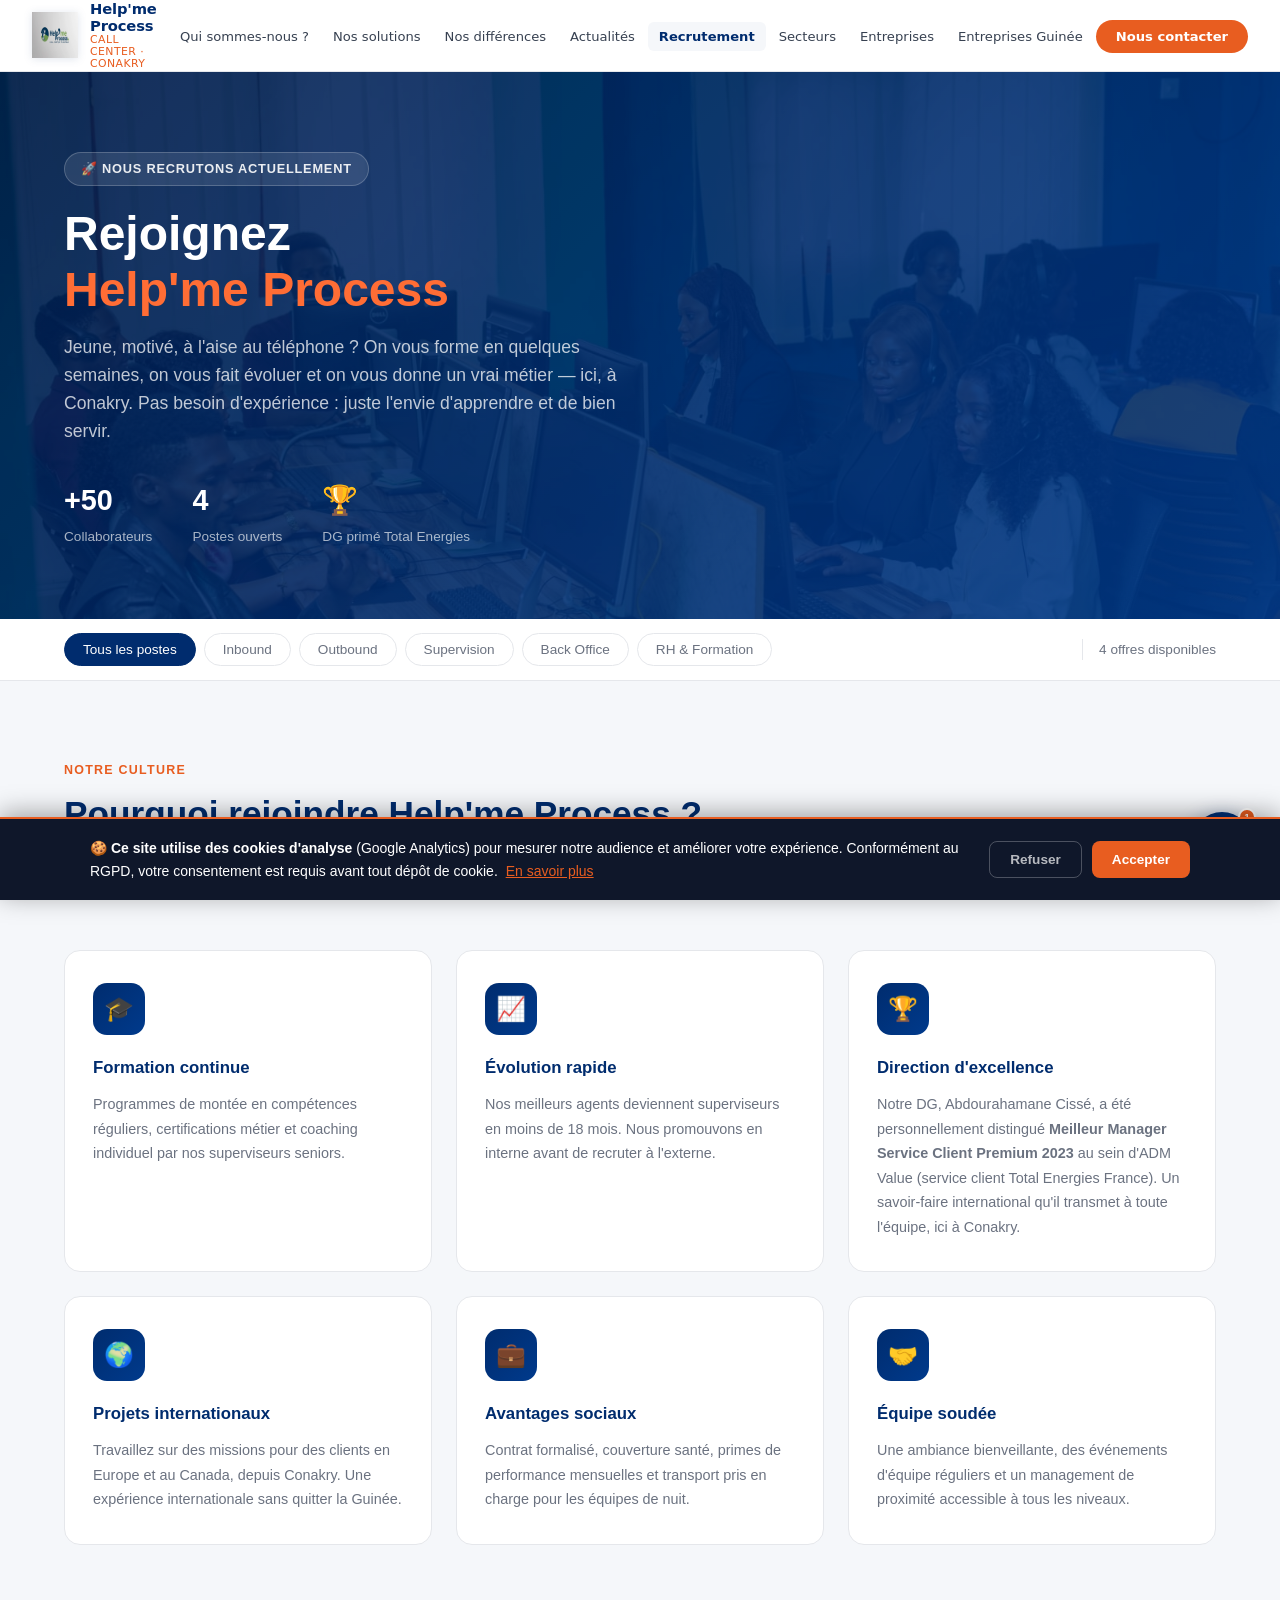
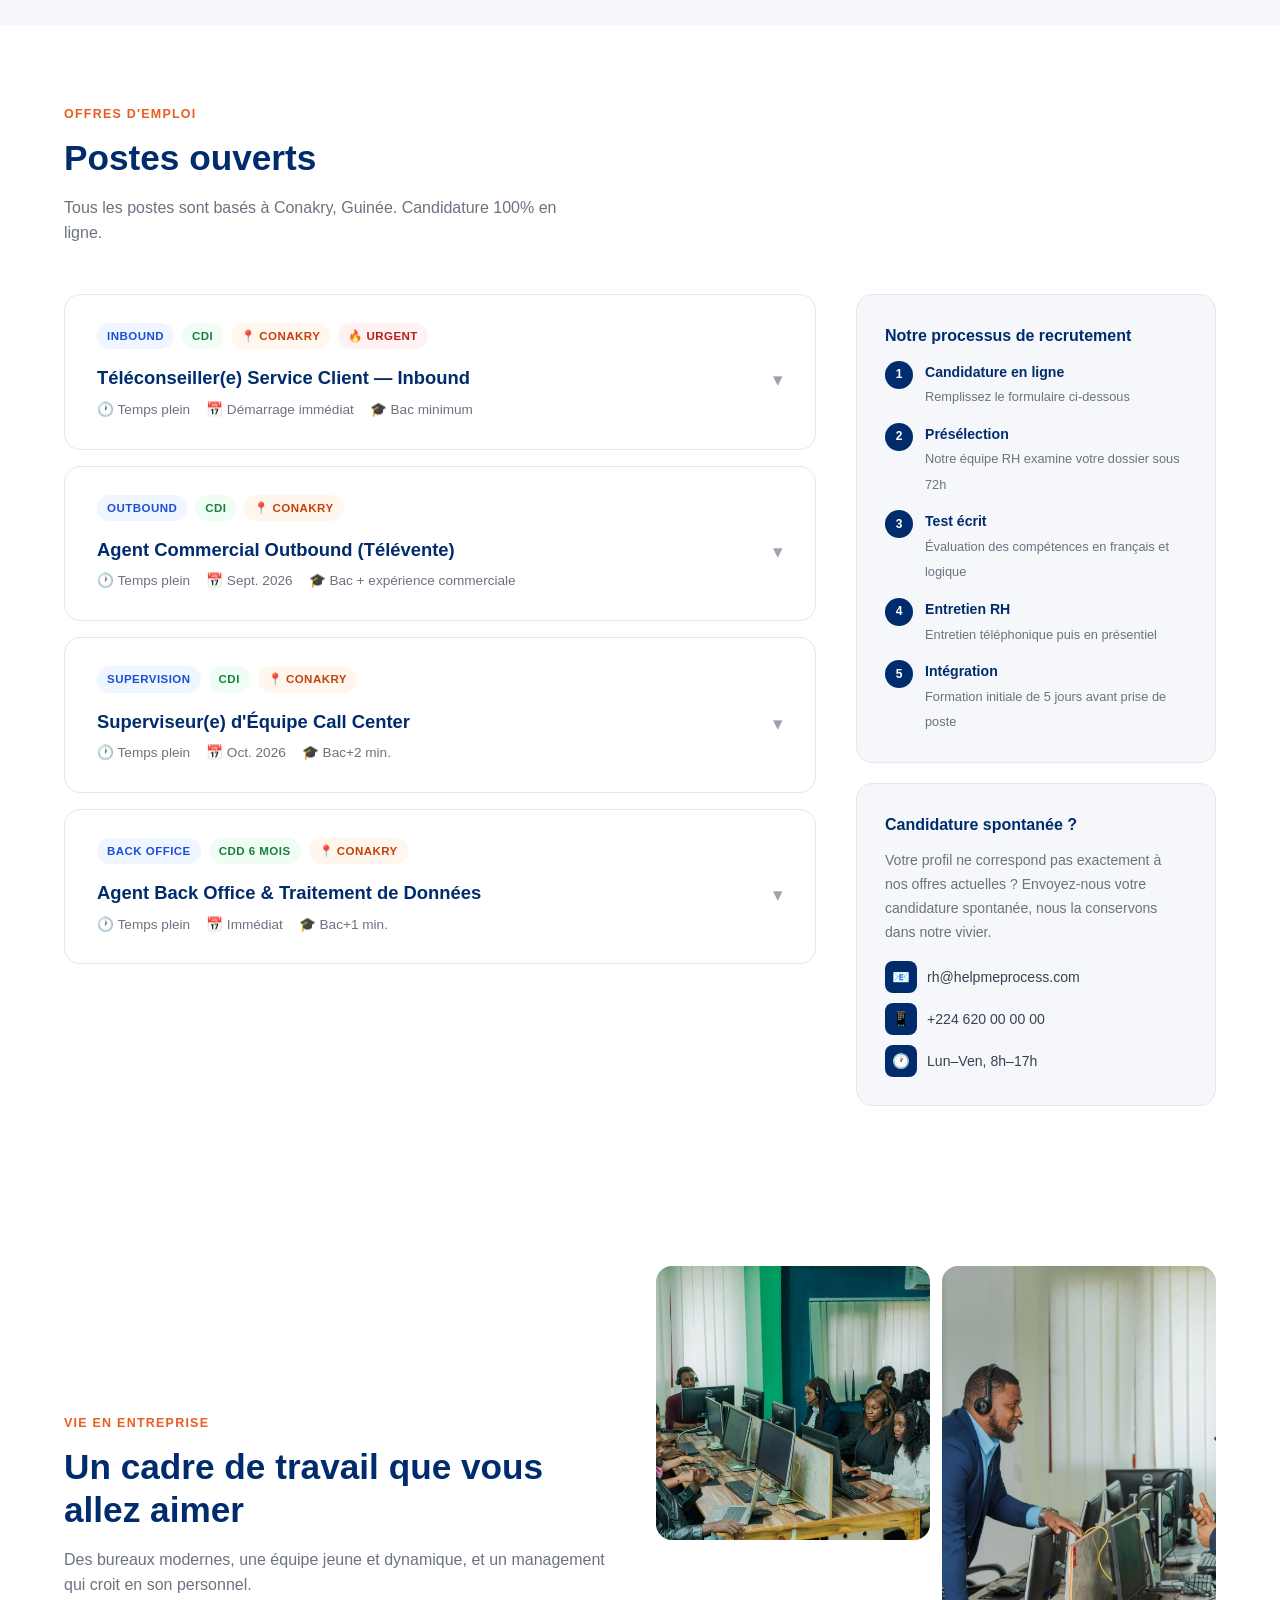
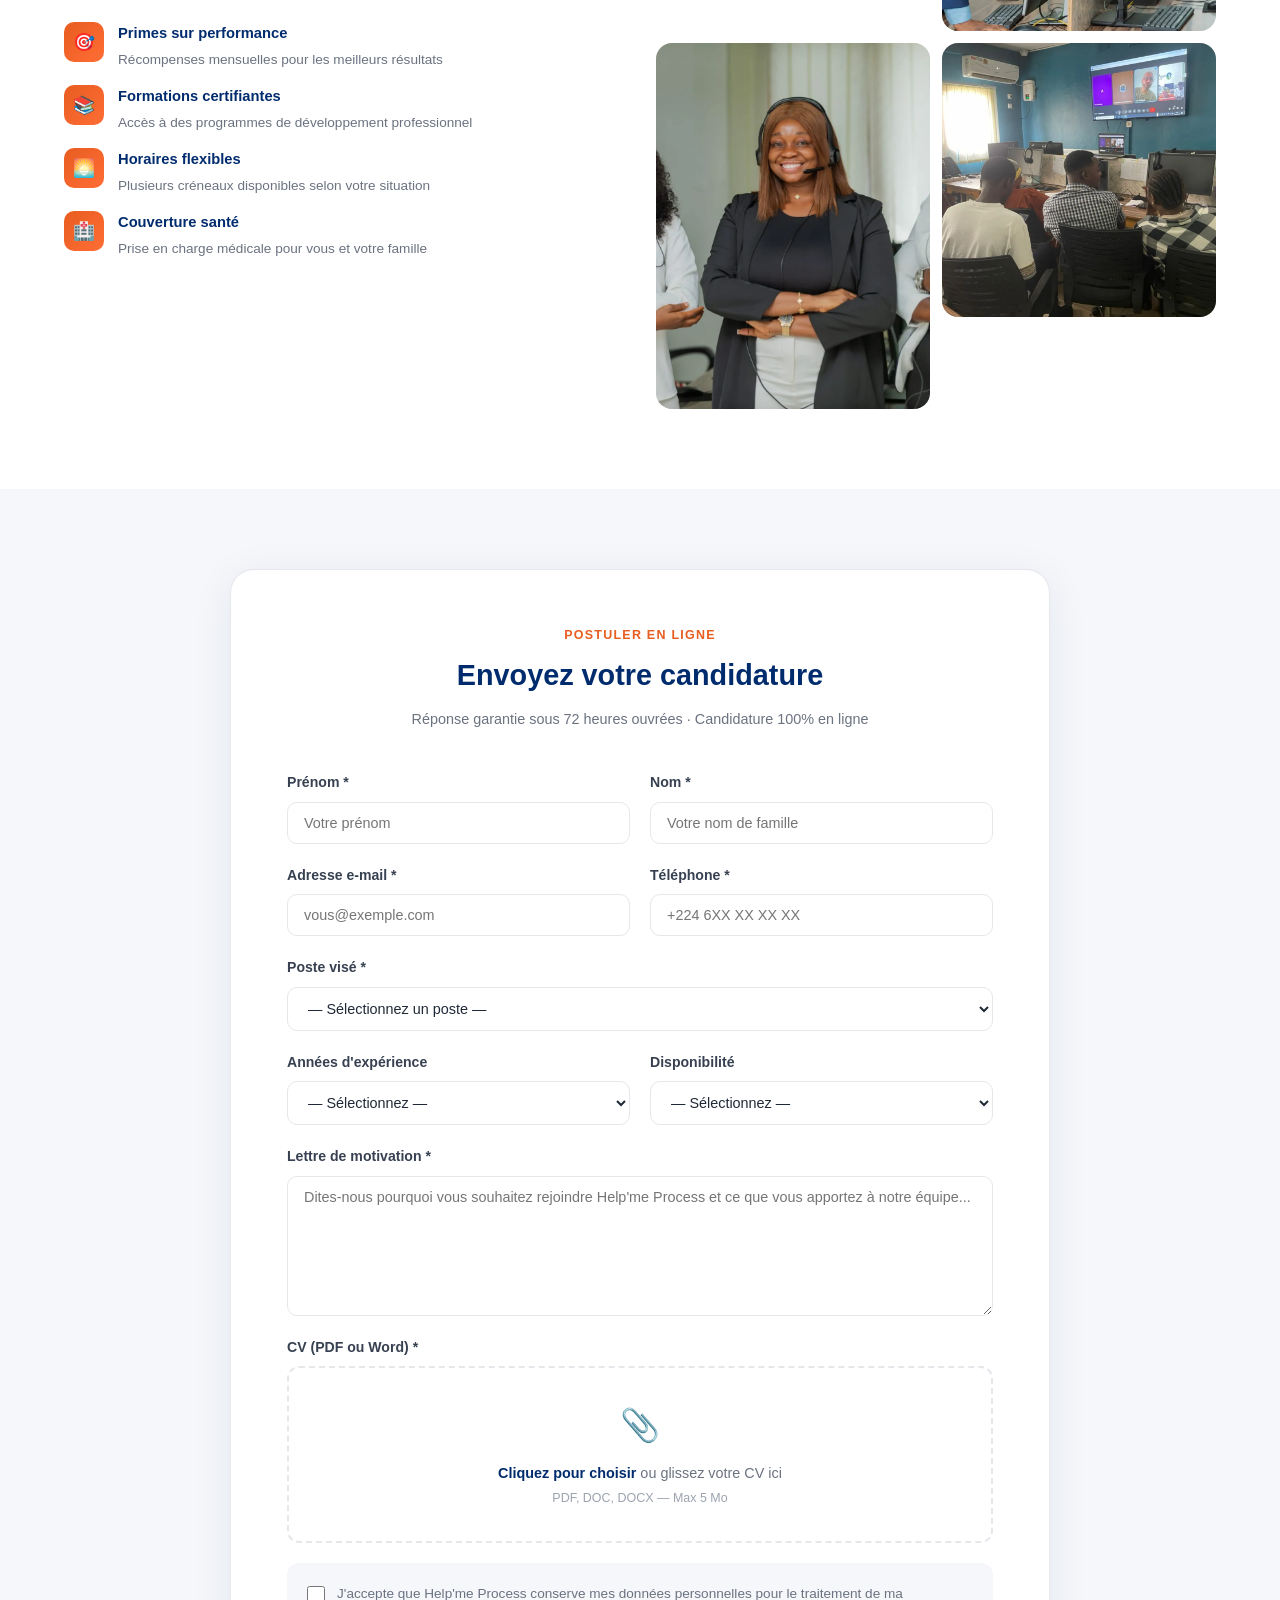
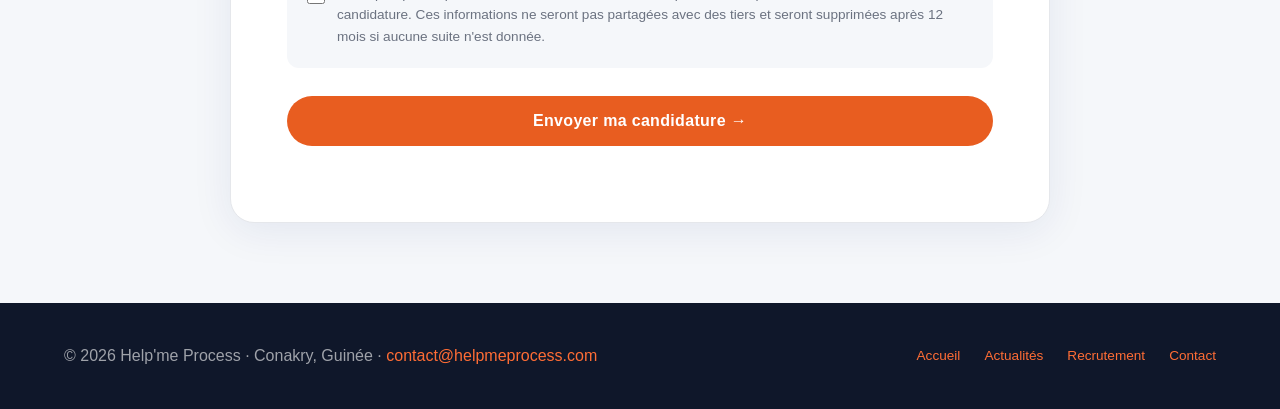
<file: recrutement.html>
<!DOCTYPE html>
<html lang="fr">
<head>
  <meta charset="UTF-8"/>
  <meta name="viewport" content="width=device-width, initial-scale=1.0"/>
  <meta name="description" content="Rejoignez Help'me Process — Offres d'emploi en call center à Conakry, Guinée. Postulez en ligne."/>
  <title>Recrutement | Help'me Process</title>
  <link rel="canonical" href="https://helpmeprocess.com/recrutement.html"/>
  <meta property="og:title" content="Recrutement | Help'me Process — Call Center Conakry"/>
  <meta property="og:description" content="Rejoignez Help'me Process — Offres d'emploi en call center à Conakry, Guinée. Postulez en ligne."/>
  <meta property="og:type" content="website"/>
  <meta property="og:locale" content="fr_FR"/>
  <meta property="og:url" content="https://helpmeprocess.com/recrutement.html"/>
  <meta property="og:site_name" content="Help'me Process"/>
  <meta property="og:image" content="https://helpmeprocess.com/hero-team.jpeg"/>
  <meta property="og:image:alt" content="Équipe Help'me Process — centre d'appel à Conakry"/>
  <meta name="twitter:card" content="summary_large_image"/>
  <meta name="twitter:title" content="Recrutement | Help'me Process"/>
  <meta name="twitter:description" content="Offres d'emploi en call center à Conakry, Guinée. Postulez en ligne."/>
  <meta name="twitter:image" content="https://helpmeprocess.com/hero-team.jpeg"/>
  <meta http-equiv="Content-Security-Policy" content="default-src 'self'; img-src 'self' data: https://img.youtube.com; style-src 'self' 'unsafe-inline' https://fonts.googleapis.com; font-src 'self' https://fonts.gstatic.com; script-src 'self' 'unsafe-inline'; frame-src https://www.youtube.com; connect-src 'self' https://formspree.io; object-src 'none'; base-uri 'self'; form-action 'self' https://formspree.io; frame-ancestors 'none'; upgrade-insecure-requests"/>
  <meta http-equiv="X-Content-Type-Options" content="nosniff"/>
  <meta name="referrer" content="strict-origin-when-cross-origin"/>
  <meta http-equiv="Permissions-Policy" content="geolocation=(), microphone=(), camera=(), payment=()"/>
  <meta name="theme-color" content="#002C6E"/>
    <link rel="icon" href="logo.jpeg" type="image/jpeg"/>
  <link rel="apple-touch-icon" href="logo.jpeg"/>
  <link rel="preconnect" href="https://fonts.googleapis.com"/>
  <link rel="preconnect" href="https://fonts.gstatic.com" crossorigin/>
  <link href="https://fonts.googleapis.com/css2?family=Inter:wght@300;400;500;600;700;800;900&display=swap" rel="stylesheet"/>
  <style>
    *,*::before,*::after{box-sizing:border-box;margin:0;padding:0}
    :root{
      --navy:#002C6E;--navy2:#003A8C;--navy3:#001A4A;
      --orange:#E85D20;--orange2:#FF6D35;
      --white:#fff;--light:#F5F7FA;--dark:#0F172A;
      --gray:#6B7280;--gray2:#9CA3AF;--border:#E5E7EB;
      --text:#1F2937;--text2:#374151;
    }
    html{scroll-behavior:smooth}
    body{font-family:'Inter',sans-serif;color:var(--text);background:#fff;overflow-x:hidden;line-height:1.6;-webkit-font-smoothing:antialiased}

    /* ── NAV ── */
    nav{position:fixed;inset:0 0 auto;z-index:999;height:72px;display:flex;align-items:center;padding:0 64px;background:#fff;border-bottom:1px solid var(--border);transition:box-shadow .3s}
    nav.scrolled{box-shadow:0 2px 20px rgba(0,0,0,.08)}
    .nav-inner{display:flex;align-items:center;justify-content:space-between;width:100%;max-width:1280px;margin:0 auto}
    .nav-logo img{height:42px;display:block}
    .nav-links{display:flex;align-items:center;gap:8px;list-style:none}
    .nav-links a{text-decoration:none;color:var(--text2);font-weight:500;font-size:.9rem;padding:8px 16px;border-radius:6px;transition:all .2s}
    .nav-links a:hover{color:var(--navy);background:var(--light)}
    .nav-links a.active{color:var(--navy);font-weight:600}
    .nav-cta{background:var(--orange);color:#fff !important;padding:10px 24px !important;border-radius:50px !important;font-weight:600 !important;font-size:.88rem !important}
    .nav-cta:hover{background:var(--orange2) !important;transform:translateY(-1px);box-shadow:0 4px 16px rgba(232,93,32,.35) !important}
    .burger{display:none;flex-direction:column;gap:5px;cursor:pointer;padding:4px}
    .burger span{width:24px;height:2px;background:var(--navy);border-radius:2px;transition:.3s}
    .mob-nav{display:none;position:fixed;inset:72px 0 0;background:#fff;z-index:998;padding:24px;flex-direction:column;gap:4px;border-top:1px solid var(--border)}
    .mob-nav.open{display:flex}
    .mob-nav a{font-size:1rem;font-weight:500;color:var(--text2);text-decoration:none;padding:12px 16px;border-radius:8px;transition:background .2s}
    .mob-nav a:hover{background:var(--light)}

    /* ── PAGE HERO ── */
    .page-hero{
      margin-top:72px;
      background:linear-gradient(135deg,var(--navy3) 0%,var(--navy) 50%,var(--navy2) 100%);
      padding:80px 64px 70px;
      position:relative;overflow:hidden;
    }
    .page-hero::before{
      content:'';position:absolute;inset:0;
      background:url('open-space.jpeg') center/cover no-repeat;
      opacity:.12;
    }
    .page-hero-inner{max-width:1280px;margin:0 auto;position:relative}
    .page-hero-badge{
      display:inline-flex;align-items:center;gap:8px;
      background:rgba(255,255,255,.1);
      border:1px solid rgba(255,255,255,.2);
      color:rgba(255,255,255,.9);
      font-size:.8rem;font-weight:600;letter-spacing:.06em;text-transform:uppercase;
      padding:6px 16px;border-radius:50px;margin-bottom:20px;
    }
    .page-hero h1{font-size:clamp(2rem,4vw,3rem);font-weight:800;color:#fff;margin-bottom:16px;line-height:1.15}
    .page-hero h1 span{color:var(--orange2)}
    .page-hero p{color:rgba(255,255,255,.75);font-size:1.1rem;max-width:560px}
    .hero-stats{display:flex;gap:40px;margin-top:32px;flex-wrap:wrap}
    .hero-stat strong{display:block;font-size:1.8rem;font-weight:800;color:#fff}
    .hero-stat span{font-size:.85rem;color:rgba(255,255,255,.65);font-weight:500}

    /* ── LAYOUT ── */
    .container{max-width:1280px;margin:0 auto;padding:0 64px}
    section{padding:80px 0}

    /* ── FILTER BAR ── */
    .filter-bar{
      background:#fff;border-bottom:1px solid var(--border);
      padding:0 64px;
      position:sticky;top:72px;z-index:90;
    }
    .filter-inner{
      max-width:1280px;margin:0 auto;
      display:flex;align-items:center;gap:8px;
      padding:14px 0;overflow-x:auto;scrollbar-width:none;
    }
    .filter-inner::-webkit-scrollbar{display:none}
    .filter-btn{
      white-space:nowrap;padding:8px 18px;border-radius:50px;
      border:1.5px solid var(--border);background:#fff;
      font-family:'Inter',sans-serif;font-size:.85rem;font-weight:500;
      color:var(--gray);cursor:pointer;transition:all .2s;
    }
    .filter-btn:hover{border-color:var(--navy);color:var(--navy)}
    .filter-btn.active{background:var(--navy);color:#fff;border-color:var(--navy)}
    .filter-count{
      margin-left:auto;font-size:.85rem;color:var(--gray);white-space:nowrap;
      padding-left:16px;border-left:1px solid var(--border);
    }

    /* ── WHY JOIN ── */
    .why-join{background:var(--light)}
    .section-label{font-size:.78rem;font-weight:700;letter-spacing:.1em;text-transform:uppercase;color:var(--orange);margin-bottom:12px}
    .section-title{font-size:clamp(1.6rem,3vw,2.2rem);font-weight:800;color:var(--navy);line-height:1.2;margin-bottom:16px}
    .section-sub{font-size:1rem;color:var(--gray);max-width:520px}
    .why-grid{display:grid;grid-template-columns:repeat(3,1fr);gap:24px;margin-top:48px}
    .why-card{
      background:#fff;border-radius:16px;padding:32px 28px;
      border:1px solid var(--border);
      transition:transform .3s,box-shadow .3s;
    }
    .why-card:hover{transform:translateY(-4px);box-shadow:0 12px 40px rgba(0,44,110,.1)}
    .why-icon{
      width:52px;height:52px;border-radius:14px;
      background:linear-gradient(135deg,var(--navy),var(--navy2));
      display:flex;align-items:center;justify-content:center;
      font-size:1.5rem;margin-bottom:20px;
    }
    .why-card h3{font-size:1.05rem;font-weight:700;color:var(--navy);margin-bottom:10px}
    .why-card p{font-size:.9rem;color:var(--gray);line-height:1.7}

    /* ── JOBS SECTION ── */
    .jobs-layout{display:grid;grid-template-columns:1fr 360px;gap:40px;align-items:start}
    .jobs-list{display:flex;flex-direction:column;gap:16px}
    .job-card{
      background:#fff;border:1.5px solid var(--border);
      border-radius:16px;padding:28px 32px;
      cursor:pointer;transition:all .3s;
      position:relative;
    }
    .job-card:hover,.job-card.open{
      border-color:var(--navy);
      box-shadow:0 8px 30px rgba(0,44,110,.1);
    }
    .job-card.open{border-color:var(--orange)}
    .job-header{display:flex;align-items:flex-start;justify-content:space-between;gap:16px}
    .job-tags{display:flex;flex-wrap:wrap;gap:8px;margin-bottom:14px}
    .tag{
      font-size:.72rem;font-weight:600;letter-spacing:.04em;text-transform:uppercase;
      padding:4px 10px;border-radius:50px;
    }
    .tag-dept{background:#EFF6FF;color:#1D4ED8}
    .tag-type{background:#F0FDF4;color:#15803D}
    .tag-loc{background:#FFF7ED;color:#C2410C}
    .tag-urgent{background:#FEF2F2;color:#B91C1C;animation:pulse 2s infinite}
    @keyframes pulse{0%,100%{opacity:1}50%{opacity:.6}}
    .job-title{font-size:1.15rem;font-weight:700;color:var(--navy);margin-bottom:6px}
    .job-meta{font-size:.85rem;color:var(--gray);display:flex;flex-wrap:wrap;gap:16px}
    .job-meta span{display:flex;align-items:center;gap:6px}
    .job-chevron{
      font-size:1.2rem;color:var(--gray2);
      transition:transform .3s;flex-shrink:0;margin-top:2px;
    }
    .job-card.open .job-chevron{transform:rotate(180deg);color:var(--orange)}
    .job-body{
      max-height:0;overflow:hidden;
      transition:max-height .4s ease,padding .3s;
    }
    .job-card.open .job-body{max-height:600px;padding-top:24px}
    .job-body-inner{border-top:1px solid var(--border);padding-top:24px}
    .job-desc{font-size:.9rem;color:var(--text2);line-height:1.8;margin-bottom:20px}
    .job-reqs{list-style:none;margin-bottom:20px}
    .job-reqs li{font-size:.88rem;color:var(--text2);padding:6px 0;display:flex;align-items:flex-start;gap:10px}
    .job-reqs li::before{content:'✓';color:var(--orange);font-weight:700;flex-shrink:0;margin-top:1px}
    .job-apply-btn{
      display:inline-block;
      background:var(--orange);color:#fff;
      padding:12px 28px;border-radius:50px;
      font-weight:600;font-size:.9rem;text-decoration:none;border:none;cursor:pointer;
      font-family:'Inter',sans-serif;transition:all .2s;
    }
    .job-apply-btn:hover{background:var(--orange2);transform:translateY(-1px);box-shadow:0 4px 16px rgba(232,93,32,.35)}

    /* ── SIDEBAR ── */
    .sidebar{position:sticky;top:130px;display:flex;flex-direction:column;gap:20px}
    .sidebar-card{background:var(--light);border-radius:16px;padding:28px;border:1px solid var(--border)}
    .sidebar-card h3{font-size:1rem;font-weight:700;color:var(--navy);margin-bottom:12px}
    .sidebar-card p{font-size:.88rem;color:var(--gray);line-height:1.7;margin-bottom:16px}
    .sidebar-contact{display:flex;flex-direction:column;gap:10px}
    .sc-item{display:flex;align-items:center;gap:10px;font-size:.88rem;color:var(--text2)}
    .sc-icon{width:32px;height:32px;border-radius:8px;background:var(--navy);display:flex;align-items:center;justify-content:center;font-size:.9rem;flex-shrink:0}
    .process-steps{display:flex;flex-direction:column;gap:14px;margin-top:4px}
    .ps-step{display:flex;align-items:flex-start;gap:12px}
    .ps-num{
      width:28px;height:28px;border-radius:50%;
      background:var(--navy);color:#fff;
      font-size:.75rem;font-weight:700;
      display:flex;align-items:center;justify-content:center;flex-shrink:0;
    }
    .ps-text strong{display:block;font-size:.88rem;font-weight:600;color:var(--navy)}
    .ps-text span{font-size:.8rem;color:var(--gray)}

    /* ── CANDIDATURE FORM ── */
    .form-section{background:var(--light)}
    .form-wrap{
      max-width:820px;margin:0 auto;
      background:#fff;border-radius:24px;
      padding:56px;
      box-shadow:0 8px 40px rgba(0,44,110,.08);
      border:1px solid var(--border);
    }
    .form-header{text-align:center;margin-bottom:40px}
    .form-grid{display:grid;grid-template-columns:1fr 1fr;gap:20px}
    .form-full{grid-column:1/-1}
    .form-group{display:flex;flex-direction:column;gap:8px}
    .form-group label{font-size:.88rem;font-weight:600;color:var(--text2)}
    .form-group input,
    .form-group select,
    .form-group textarea{
      padding:12px 16px;border-radius:10px;
      border:1.5px solid var(--border);
      font-family:'Inter',sans-serif;font-size:.9rem;color:var(--text);
      background:#fff;transition:border-color .2s;outline:none;
    }
    .form-group input:focus,
    .form-group select:focus,
    .form-group textarea:focus{border-color:var(--navy)}
    .form-group textarea{resize:vertical;min-height:140px}
    .file-drop{
      border:2px dashed var(--border);border-radius:12px;
      padding:32px;text-align:center;cursor:pointer;
      transition:all .2s;position:relative;
    }
    .file-drop:hover,.file-drop.drag{border-color:var(--navy);background:#EFF6FF}
    .file-drop input[type=file]{position:absolute;inset:0;opacity:0;cursor:pointer;width:100%;height:100%}
    .file-drop-icon{font-size:2rem;margin-bottom:10px}
    .file-drop p{font-size:.9rem;color:var(--gray)}
    .file-drop strong{color:var(--navy)}
    .file-name{font-size:.82rem;color:var(--orange);font-weight:600;margin-top:8px;display:none}
    .consent-row{display:flex;align-items:flex-start;gap:12px;padding:20px;background:var(--light);border-radius:12px}
    .consent-row input[type=checkbox]{width:18px;height:18px;margin-top:3px;accent-color:var(--navy);flex-shrink:0}
    .consent-row label{font-size:.85rem;color:var(--gray);line-height:1.6}
    .form-submit{
      width:100%;padding:16px;
      background:var(--orange);color:#fff;
      border:none;border-radius:50px;
      font-family:'Inter',sans-serif;font-size:1rem;font-weight:700;
      cursor:pointer;transition:all .2s;letter-spacing:.02em;
    }
    .form-submit:hover{background:var(--orange2);transform:translateY(-2px);box-shadow:0 6px 20px rgba(232,93,32,.4)}
    .success-msg{
      display:none;text-align:center;padding:40px;
      background:linear-gradient(135deg,#F0FDF4,#DCFCE7);
      border-radius:16px;border:1px solid #BBF7D0;
    }
    .success-msg h3{color:#15803D;font-size:1.4rem;margin-bottom:10px}
    .success-msg p{color:#166534;font-size:.95rem}

    /* ── CULTURE ── */
    .culture-grid{display:grid;grid-template-columns:1fr 1fr;gap:32px;align-items:center;margin-top:0}
    .culture-photos{display:grid;grid-template-columns:1fr 1fr;gap:12px}
    .culture-photo{border-radius:16px;overflow:hidden;aspect-ratio:1;background:#eee}
    .culture-photo img{width:100%;height:100%;object-fit:cover;display:block}
    .culture-photo.tall{aspect-ratio:.75}
    .culture-txt .section-sub{max-width:100%;margin-bottom:24px}
    .perks{display:flex;flex-direction:column;gap:14px;margin-top:20px}
    .perk{display:flex;align-items:flex-start;gap:14px}
    .perk-icon{
      width:40px;height:40px;border-radius:10px;flex-shrink:0;
      background:linear-gradient(135deg,var(--orange),var(--orange2));
      display:flex;align-items:center;justify-content:center;font-size:1.1rem;
    }
    .perk-txt strong{display:block;font-size:.92rem;font-weight:600;color:var(--navy)}
    .perk-txt span{font-size:.85rem;color:var(--gray)}

    /* ── FOOTER ── */
    footer{background:var(--dark);color:rgba(255,255,255,.6);padding:40px 64px;text-align:center}
    footer a{color:var(--orange2);text-decoration:none}
    .footer-inner{max-width:1280px;margin:0 auto;display:flex;align-items:center;justify-content:space-between;gap:20px;flex-wrap:wrap}
    .footer-links{display:flex;gap:24px;flex-wrap:wrap}
    .footer-links a{font-size:.85rem}
    .footer-links a:hover{color:#fff}

    /* ── ANIMATIONS ── */
    .fi{opacity:0;transform:translateY(24px);transition:opacity .6s ease,transform .6s ease}
    .fi.on{opacity:1;transform:none}
    .fi.d1{transition-delay:.1s}.fi.d2{transition-delay:.2s}.fi.d3{transition-delay:.3s}

    /* ── RESPONSIVE ── */
    @media(max-width:1024px){
      nav,.page-hero,.filter-bar,footer{padding-left:32px;padding-right:32px}
      .container{padding:0 32px}
      .jobs-layout{grid-template-columns:1fr}
      .sidebar{position:static}
      .why-grid{grid-template-columns:1fr 1fr}
      .culture-grid{grid-template-columns:1fr}
      .culture-photos{order:-1}
    }
    @media(max-width:768px){
      nav{padding:0 20px}.nav-links{display:none}.burger{display:flex}
      .page-hero{padding:60px 20px 50px}
      .filter-bar{padding:0 20px}
      .container{padding:0 20px}
      section{padding:56px 0}
      .form-wrap{padding:28px 20px}
      .form-grid{grid-template-columns:1fr}
      .why-grid{grid-template-columns:1fr}
      .hero-stats{gap:24px}
      footer{padding:32px 20px}
      .footer-inner{flex-direction:column;text-align:center}
    }
  </style>
  <!-- Google Analytics 4 -->
  <script>
    window.dataLayer=window.dataLayer||[];function gtag(){dataLayer.push(arguments);}
    gtag('consent','default',{'analytics_storage':'denied','ad_storage':'denied'});
    function loadGA4(){
      if(document.getElementById('ga4script')) return;
      var s=document.createElement('script');
      s.id='ga4script';s.async=true;
      s.src='https://www.googletagmanager.com/gtag/js?id=G-37403M153P';
      document.head.appendChild(s);
      gtag('consent','update',{'analytics_storage':'granted'});
      gtag('js',new Date());gtag('config','G-37403M153P');
    }
    if(localStorage.getItem('hp_cookie_consent')==='granted') loadGA4();
  </script>
  <link rel="stylesheet" href="/nav.css"/>
</head>
<body>

<!-- Scroll Progress Bar -->
<div id="scrollProgress" style="position:fixed;top:0;left:0;height:3px;width:0;background:linear-gradient(90deg,var(--orange),#FFD700);z-index:10000;transition:width .1s ease-out;box-shadow:0 0 10px rgba(232,93,32,.5)"></div>

<!-- ══ NAV ══ -->
<nav id="nav">
  <div class="nav-inner">
    <a href="index.html" class="nav-logo">
      <picture><source srcset="logo.webp" type="image/webp"><img src="logo.jpeg" alt="Help'me Process" loading="lazy" decoding="async"/></picture>
    </a>
    <ul class="nav-links">
      <li><a href="index.html#about">Qui sommes-nous ?</a></li>
      <li><a href="index.html#services">Nos solutions</a></li>
      <li><a href="index.html#pourquoi">Nos différences</a></li>
      <li><a href="index.html#fondateur">Co-fondateur</a></li>
      <li><a href="actualites.html">Actualités</a></li>
      <li><a href="recrutement.html" class="active">Recrutement</a></li>
      <li><a href="index.html#contact" class="nav-cta">Nous contacter</a></li>

    </ul>
    <div class="burger" id="burger"><span></span><span></span><span></span></div>
  </div>
</nav>
<div class="mob-nav" id="mobnav">
  <a href="index.html#about">Qui sommes-nous ?</a>
  <a href="index.html#services">Nos solutions</a>
  <a href="actualites.html">Actualités</a>
  <a href="recrutement.html">Recrutement</a>
  <a href="index.html#contact">Nous contacter →</a>
</div>

<!-- ══ PAGE HERO ══ -->
<section class="page-hero">
  <div class="page-hero-inner">
    <div class="page-hero-badge">🚀 Nous recrutons actuellement</div>
    <h1>Rejoignez<br/><span>Help'me Process</span></h1>
    <p>Jeune, motivé, à l'aise au téléphone ? On vous forme en quelques semaines, on vous fait évoluer et on vous donne un vrai métier — ici, à Conakry. Pas besoin d'expérience : juste l'envie d'apprendre et de bien servir.</p>
    <div class="hero-stats">
      <div class="hero-stat"><strong>+50</strong><span>Collaborateurs</span></div>
      <div class="hero-stat"><strong>4</strong><span>Postes ouverts</span></div>
      <div class="hero-stat"><strong>🏆</strong><span>DG primé Total Energies</span></div>
    </div>
  </div>
</section>

<!-- ══ FILTER BAR ══ -->
<div class="filter-bar">
  <div class="filter-inner">
    <button class="filter-btn active" data-filter="all">Tous les postes</button>
    <button class="filter-btn" data-filter="inbound">Inbound</button>
    <button class="filter-btn" data-filter="outbound">Outbound</button>
    <button class="filter-btn" data-filter="supervision">Supervision</button>
    <button class="filter-btn" data-filter="backoffice">Back Office</button>
    <button class="filter-btn" data-filter="rh">RH & Formation</button>
    <span class="filter-count" id="jobCount">4 offres disponibles</span>
  </div>
</div>

<!-- ══ POURQUOI NOUS REJOINDRE ══ -->
<section class="why-join">
  <div class="container">
    <div class="fi"><p class="section-label">Notre culture</p></div>
    <div class="fi d1"><h2 class="section-title">Pourquoi rejoindre Help'me Process ?</h2></div>
    <div class="fi d2"><p class="section-sub">Un environnement de travail stimulant, des formations continues et des perspectives d'évolution réelles en Guinée et à l'international.</p></div>
    <div class="why-grid">
      <div class="why-card fi d1">
        <div class="why-icon">🎓</div>
        <h3>Formation continue</h3>
        <p>Programmes de montée en compétences réguliers, certifications métier et coaching individuel par nos superviseurs seniors.</p>
      </div>
      <div class="why-card fi d2">
        <div class="why-icon">📈</div>
        <h3>Évolution rapide</h3>
        <p>Nos meilleurs agents deviennent superviseurs en moins de 18 mois. Nous promouvons en interne avant de recruter à l'externe.</p>
      </div>
      <div class="why-card fi d3">
        <div class="why-icon">🏆</div>
        <h3>Direction d'excellence</h3>
        <p>Notre DG, Abdourahamane Cissé, a été personnellement distingué <strong>Meilleur Manager Service Client Premium 2023</strong> au sein d'ADM Value (service client Total Energies France). Un savoir-faire international qu'il transmet à toute l'équipe, ici à Conakry.</p>
      </div>
      <div class="why-card fi d1">
        <div class="why-icon">🌍</div>
        <h3>Projets internationaux</h3>
        <p>Travaillez sur des missions pour des clients en Europe et au Canada, depuis Conakry. Une expérience internationale sans quitter la Guinée.</p>
      </div>
      <div class="why-card fi d2">
        <div class="why-icon">💼</div>
        <h3>Avantages sociaux</h3>
        <p>Contrat formalisé, couverture santé, primes de performance mensuelles et transport pris en charge pour les équipes de nuit.</p>
      </div>
      <div class="why-card fi d3">
        <div class="why-icon">🤝</div>
        <h3>Équipe soudée</h3>
        <p>Une ambiance bienveillante, des événements d'équipe réguliers et un management de proximité accessible à tous les niveaux.</p>
      </div>
    </div>
  </div>
</section>

<!-- ══ OFFRES D'EMPLOI ══ -->
<section id="offres">
  <div class="container">
    <div class="fi"><p class="section-label">Offres d'emploi</p></div>
    <div class="fi d1"><h2 class="section-title">Postes ouverts</h2></div>
    <div class="fi d2"><p class="section-sub" style="margin-bottom:48px">Tous les postes sont basés à Conakry, Guinée. Candidature 100% en ligne.</p></div>

    <div class="jobs-layout">
      <!-- JOBS LIST -->
      <div class="jobs-list" id="jobsList">

        <!-- JOB 1 -->
        <div class="job-card" data-dept="inbound" onclick="toggleJob(this)">
          <div class="job-tags">
            <span class="tag tag-dept">Inbound</span>
            <span class="tag tag-type">CDI</span>
            <span class="tag tag-loc">📍 Conakry</span>
            <span class="tag tag-urgent">🔥 Urgent</span>
          </div>
          <div class="job-header">
            <div>
              <div class="job-title">Téléconseiller(e) Service Client — Inbound</div>
              <div class="job-meta">
                <span>🕐 Temps plein</span>
                <span>📅 Démarrage immédiat</span>
                <span>🎓 Bac minimum</span>
              </div>
            </div>
            <div class="job-chevron">▾</div>
          </div>
          <div class="job-body">
            <div class="job-body-inner">
              <p class="job-desc">En tant que Téléconseiller(ère) Inbound, vous serez le premier point de contact de nos clients. Vous gérerez les appels entrants, répondrez aux demandes, résoudrez les problèmes et offrirez une expérience client exceptionnelle au quotidien.</p>
              <ul class="job-reqs">
                <li>Bonne élocution en français (parlé et écrit)</li>
                <li>Maîtrise des bases informatiques (navigation web, saisie)</li>
                <li>Sens de l'écoute, empathie et gestion du stress</li>
                <li>Bac ou équivalent — une première expérience est un plus</li>
                <li>Disponible pour des horaires en rotation (matin/après-midi/soir)</li>
              </ul>
              <button class="job-apply-btn" onclick="scrollToForm('Téléconseiller(e) Service Client — Inbound');event.stopPropagation()">
                Postuler à ce poste →
              </button>
            </div>
          </div>
        </div>

        <!-- JOB 2 -->
        <div class="job-card" data-dept="outbound" onclick="toggleJob(this)">
          <div class="job-tags">
            <span class="tag tag-dept">Outbound</span>
            <span class="tag tag-type">CDI</span>
            <span class="tag tag-loc">📍 Conakry</span>
          </div>
          <div class="job-header">
            <div>
              <div class="job-title">Agent Commercial Outbound (Télévente)</div>
              <div class="job-meta">
                <span>🕐 Temps plein</span>
                <span>📅 Sept. 2026</span>
                <span>🎓 Bac + expérience commerciale</span>
              </div>
            </div>
            <div class="job-chevron">▾</div>
          </div>
          <div class="job-body">
            <div class="job-body-inner">
              <p class="job-desc">Vous serez chargé(e) de prospecter, qualifier et convertir des leads par téléphone pour le compte de nos clients. Un rôle dynamique avec un système de primes attractif basé sur vos résultats commerciaux.</p>
              <ul class="job-reqs">
                <li>Excellent sens de la persuasion et de la négociation</li>
                <li>Expérience en vente ou prospection téléphonique (1 an min.)</li>
                <li>Maîtrise du français; l'anglais est un atout</li>
                <li>Résistance à l'échec, ténacité et goût du challenge</li>
                <li>Capacité à atteindre et dépasser des objectifs chiffrés</li>
              </ul>
              <button class="job-apply-btn" onclick="scrollToForm('Agent Commercial Outbound (Télévente)');event.stopPropagation()">
                Postuler à ce poste →
              </button>
            </div>
          </div>
        </div>

        <!-- JOB 3 -->
        <div class="job-card" data-dept="supervision" onclick="toggleJob(this)">
          <div class="job-tags">
            <span class="tag tag-dept">Supervision</span>
            <span class="tag tag-type">CDI</span>
            <span class="tag tag-loc">📍 Conakry</span>
          </div>
          <div class="job-header">
            <div>
              <div class="job-title">Superviseur(e) d'Équipe Call Center</div>
              <div class="job-meta">
                <span>🕐 Temps plein</span>
                <span>📅 Oct. 2026</span>
                <span>🎓 Bac+2 min.</span>
              </div>
            </div>
            <div class="job-chevron">▾</div>
          </div>
          <div class="job-body">
            <div class="job-body-inner">
              <p class="job-desc">Le Superviseur encadre une équipe de 8 à 15 agents, veille au respect des KPIs, anime les briefs quotidiens, écoute les appels et assure la montée en compétences de ses collaborateurs dans un environnement exigeant et stimulant.</p>
              <ul class="job-reqs">
                <li>Minimum 2 ans d'expérience en centre d'appels</li>
                <li>Leadership naturel, autorité bienveillante</li>
                <li>Maîtrise des indicateurs de performance (DMT, taux de décrochage, NPS)</li>
                <li>Bonne gestion des conflits et des situations de stress</li>
                <li>Formation Bac+2 en management, commerce ou équivalent</li>
              </ul>
              <button class="job-apply-btn" onclick="scrollToForm('Superviseur(e) d\'Équipe Call Center');event.stopPropagation()">
                Postuler à ce poste →
              </button>
            </div>
          </div>
        </div>

        <!-- JOB 4 -->
        <div class="job-card" data-dept="backoffice" onclick="toggleJob(this)">
          <div class="job-tags">
            <span class="tag tag-dept">Back Office</span>
            <span class="tag tag-type">CDD 6 mois</span>
            <span class="tag tag-loc">📍 Conakry</span>
          </div>
          <div class="job-header">
            <div>
              <div class="job-title">Agent Back Office & Traitement de Données</div>
              <div class="job-meta">
                <span>🕐 Temps plein</span>
                <span>📅 Immédiat</span>
                <span>🎓 Bac+1 min.</span>
              </div>
            </div>
            <div class="job-chevron">▾</div>
          </div>
          <div class="job-body">
            <div class="job-body-inner">
              <p class="job-desc">Vous assurerez le traitement des dossiers clients, la saisie et la qualification des données, le suivi des réclamations et la communication entre les équipes terrain et nos clients donneurs d'ordre.</p>
              <ul class="job-reqs">
                <li>Excellentes compétences rédactionnelles en français</li>
                <li>Maîtrise de la suite Office (Excel, Word) — niveau intermédiaire minimum</li>
                <li>Rigueur, organisation et sens du détail</li>
                <li>Discrétion et respect de la confidentialité des données</li>
                <li>Capacité à traiter un volume important de dossiers sous délai</li>
              </ul>
              <button class="job-apply-btn" onclick="scrollToForm('Agent Back Office & Traitement de Données');event.stopPropagation()">
                Postuler à ce poste →
              </button>
            </div>
          </div>
        </div>

      </div><!-- /jobs-list -->

      <!-- SIDEBAR -->
      <aside class="sidebar">
        <div class="sidebar-card">
          <h3>Notre processus de recrutement</h3>
          <div class="process-steps">
            <div class="ps-step">
              <div class="ps-num">1</div>
              <div class="ps-text"><strong>Candidature en ligne</strong><span>Remplissez le formulaire ci-dessous</span></div>
            </div>
            <div class="ps-step">
              <div class="ps-num">2</div>
              <div class="ps-text"><strong>Présélection</strong><span>Notre équipe RH examine votre dossier sous 72h</span></div>
            </div>
            <div class="ps-step">
              <div class="ps-num">3</div>
              <div class="ps-text"><strong>Test écrit</strong><span>Évaluation des compétences en français et logique</span></div>
            </div>
            <div class="ps-step">
              <div class="ps-num">4</div>
              <div class="ps-text"><strong>Entretien RH</strong><span>Entretien téléphonique puis en présentiel</span></div>
            </div>
            <div class="ps-step">
              <div class="ps-num">5</div>
              <div class="ps-text"><strong>Intégration</strong><span>Formation initiale de 5 jours avant prise de poste</span></div>
            </div>
          </div>
        </div>
        <div class="sidebar-card">
          <h3>Candidature spontanée ?</h3>
          <p>Votre profil ne correspond pas exactement à nos offres actuelles ? Envoyez-nous votre candidature spontanée, nous la conservons dans notre vivier.</p>
          <div class="sidebar-contact">
            <div class="sc-item"><div class="sc-icon">📧</div>rh@helpmeprocess.com</div>
            <div class="sc-item"><div class="sc-icon">📱</div>+224 620 00 00 00</div>
            <div class="sc-item"><div class="sc-icon">🕐</div>Lun–Ven, 8h–17h</div>
          </div>
        </div>
      </aside>
    </div>
  </div>
</section>

<!-- ══ AMBIANCE / CULTURE PHOTOS ══ -->
<section class="why-join" style="background:#fff">
  <div class="container">
    <div class="culture-grid">
      <div class="culture-txt fi">
        <p class="section-label">Vie en entreprise</p>
        <h2 class="section-title">Un cadre de travail que vous allez aimer</h2>
        <p class="section-sub">Des bureaux modernes, une équipe jeune et dynamique, et un management qui croit en son personnel.</p>
        <div class="perks">
          <div class="perk">
            <div class="perk-icon">🎯</div>
            <div class="perk-txt"><strong>Primes sur performance</strong><span>Récompenses mensuelles pour les meilleurs résultats</span></div>
          </div>
          <div class="perk">
            <div class="perk-icon">📚</div>
            <div class="perk-txt"><strong>Formations certifiantes</strong><span>Accès à des programmes de développement professionnel</span></div>
          </div>
          <div class="perk">
            <div class="perk-icon">🌅</div>
            <div class="perk-txt"><strong>Horaires flexibles</strong><span>Plusieurs créneaux disponibles selon votre situation</span></div>
          </div>
          <div class="perk">
            <div class="perk-icon">🏥</div>
            <div class="perk-txt"><strong>Couverture santé</strong><span>Prise en charge médicale pour vous et votre famille</span></div>
          </div>
        </div>
      </div>
      <div class="culture-photos fi d2">
        <div class="culture-photo"><picture><source srcset="open-space.webp" type="image/webp"><img src="open-space.jpeg" alt="Open space Help'me Process" loading="lazy" decoding="async"/></picture></div>
        <div class="culture-photo tall"><picture><source srcset="manager-coaching.webp" type="image/webp"><img src="manager-coaching.jpeg" alt="Coaching agent" loading="lazy" decoding="async"/></picture></div>
        <div class="culture-photo tall"><picture><source srcset="hero-team.webp" type="image/webp"><img src="hero-team.jpeg" alt="Équipe agents" loading="lazy" decoding="async"/></picture></div>
        <div class="culture-photo"><picture><source srcset="training.webp" type="image/webp"><img src="training.jpeg" alt="Formation" onerror="this.style.display='none'" loading="lazy" decoding="async"/></picture></div>
      </div>
    </div>
  </div>
</section>

<!-- ══ FORMULAIRE DE CANDIDATURE ══ -->
<section class="form-section" id="postuler">
  <div class="container">
    <div class="form-wrap fi">
      <div class="form-header">
        <p class="section-label" style="text-align:center">Postuler en ligne</p>
        <h2 class="section-title" style="text-align:center;font-size:1.8rem">Envoyez votre candidature</h2>
        <p style="color:var(--gray);font-size:.9rem;margin-top:8px">Réponse garantie sous 72 heures ouvrées · Candidature 100% en ligne</p>
      </div>

      <div id="appForm">
        <form id="recruitForm" action="https://formspree.io/f/xzdwnple" method="POST" enctype="multipart/form-data" onsubmit="submitForm(event)">
          <input type="hidden" name="_subject" value="🧑‍💼 Nouvelle candidature — Recrutement Help'me Process"/>
          <input type="text" name="_gotcha" style="display:none" tabindex="-1" autocomplete="off"/>
          <div class="form-grid">
            <div class="form-group">
              <label for="prenom">Prénom *</label>
              <input type="text" id="prenom" name="prenom" placeholder="Votre prénom" required/>
            </div>
            <div class="form-group">
              <label for="nom">Nom *</label>
              <input type="text" id="nom" name="nom" placeholder="Votre nom de famille" required/>
            </div>
            <div class="form-group">
              <label for="email">Adresse e-mail *</label>
              <input type="email" id="email" name="email" placeholder="vous@exemple.com" required/>
            </div>
            <div class="form-group">
              <label for="phone">Téléphone *</label>
              <input type="tel" id="phone" name="phone" placeholder="+224 6XX XX XX XX" required/>
            </div>
            <div class="form-group form-full">
              <label for="poste">Poste visé *</label>
              <select id="poste" name="poste" required>
                <option value="">— Sélectionnez un poste —</option>
                <option>Téléconseiller(e) Service Client — Inbound</option>
                <option>Agent Commercial Outbound (Télévente)</option>
                <option>Superviseur(e) d'Équipe Call Center</option>
                <option>Agent Back Office & Traitement de Données</option>
                <option>Candidature Spontanée</option>
              </select>
            </div>
            <div class="form-group">
              <label for="experience">Années d'expérience</label>
              <select id="experience" name="experience">
                <option value="">— Sélectionnez —</option>
                <option>Aucune (premier emploi)</option>
                <option>Moins d'1 an</option>
                <option>1 à 2 ans</option>
                <option>3 à 5 ans</option>
                <option>Plus de 5 ans</option>
              </select>
            </div>
            <div class="form-group">
              <label for="disponibilite">Disponibilité</label>
              <select id="disponibilite" name="disponibilite">
                <option value="">— Sélectionnez —</option>
                <option>Immédiate</option>
                <option>Sous 2 semaines</option>
                <option>Sous 1 mois</option>
                <option>Sous 3 mois</option>
              </select>
            </div>
            <div class="form-group form-full">
              <label for="motivation">Lettre de motivation *</label>
              <textarea id="motivation" name="motivation" placeholder="Dites-nous pourquoi vous souhaitez rejoindre Help'me Process et ce que vous apportez à notre équipe..." required></textarea>
            </div>
            <div class="form-group form-full">
              <label>CV (PDF ou Word) *</label>
              <div class="file-drop" id="fileDrop">
                <input type="file" id="cvFile" name="cv" accept=".pdf,.doc,.docx" onchange="handleFile(this)" required/>
                <div class="file-drop-icon">📎</div>
                <p><strong>Cliquez pour choisir</strong> ou glissez votre CV ici</p>
                <p style="font-size:.78rem;color:var(--gray2);margin-top:4px">PDF, DOC, DOCX — Max 5 Mo</p>
                <div class="file-name" id="fileName"></div>
              </div>
            </div>
            <div class="form-full">
              <div class="consent-row">
                <input type="checkbox" id="consent" name="consentement" value="oui" required/>
                <label for="consent">J'accepte que Help'me Process conserve mes données personnelles pour le traitement de ma candidature. Ces informations ne seront pas partagées avec des tiers et seront supprimées après 12 mois si aucune suite n'est donnée.</label>
              </div>
            </div>
            <div class="form-full" style="margin-top:8px">
              <button type="submit" class="form-submit" id="recruitSubmit">Envoyer ma candidature →</button>
            </div>
            <div class="form-full">
              <div id="recruitError" style="display:none;margin-top:14px;padding:12px 16px;border-radius:10px;background:#FEF2F2;border:1px solid #FECACA;color:#B91C1C;font-size:.88rem">
                ⚠️ L'envoi a échoué. Écrivez-nous directement à <a href="mailto:contact@helpmeprocess.com" style="color:#B91C1C;text-decoration:underline">contact@helpmeprocess.com</a> en joignant votre CV.
              </div>
            </div>
          </div>
        </form>
      </div>

      <div class="success-msg" id="successMsg">
        <div style="font-size:3rem;margin-bottom:16px">🎉</div>
        <h3>Candidature envoyée avec succès !</h3>
        <p>Merci pour votre intérêt, <strong id="candidatName"></strong>.<br/>Notre équipe RH examinera votre dossier et vous contactera sous <strong>72 heures ouvrées</strong>.<br/>Vérifiez aussi vos spams !</p>
        <p style="margin-top:16px;font-size:.82rem;color:#166534">📧 Une confirmation a été envoyée à votre adresse e-mail.</p>
      </div>
    </div>
  </div>
</section>

<!-- ══ FOOTER ══ -->
<footer>
  <div class="footer-inner">
    <span>© 2026 Help'me Process · Conakry, Guinée · <a href="mailto:contact@helpmeprocess.com">contact@helpmeprocess.com</a></span>
    <div class="footer-links">
      <a href="index.html">Accueil</a>
      <a href="actualites.html">Actualités</a>
      <a href="recrutement.html">Recrutement</a>
      <a href="index.html#contact">Contact</a>
    </div>
  </div>
</footer>

<script>
  // Nav scroll
  const nav = document.getElementById('nav');
  window.addEventListener('scroll',()=>{nav.classList.toggle('scrolled',scrollY>20)});

  // Burger
  document.getElementById('burger').addEventListener('click',function(){
    document.getElementById('mobnav').classList.toggle('open');
  });

  // Job accordion
  function toggleJob(card){
    const isOpen = card.classList.contains('open');
    document.querySelectorAll('.job-card.open').forEach(c=>{if(c!==card)c.classList.remove('open')});
    card.classList.toggle('open',!isOpen);
  }

  // Filter
  document.querySelectorAll('.filter-btn').forEach(btn=>{
    btn.addEventListener('click',function(){
      document.querySelectorAll('.filter-btn').forEach(b=>b.classList.remove('active'));
      this.classList.add('active');
      const f = this.dataset.filter;
      const cards = document.querySelectorAll('.job-card');
      let count = 0;
      cards.forEach(c=>{
        const show = f==='all'||c.dataset.dept===f;
        c.style.display = show?'':'none';
        if(show) count++;
      });
      document.getElementById('jobCount').textContent = count+' offre'+(count>1?'s':'')+' disponible'+(count>1?'s':'');
    });
  });

  // Scroll to form & prefill
  function scrollToForm(poste){
    document.getElementById('postuler').scrollIntoView({behavior:'smooth',block:'start'});
    setTimeout(()=>{
      const sel = document.getElementById('poste');
      for(let i=0;i<sel.options.length;i++){
        if(sel.options[i].text===poste){sel.selectedIndex=i;break;}
      }
    },600);
  }

  // File handler
  function handleFile(input){
    const fn = document.getElementById('fileName');
    if(input.files[0]){
      fn.textContent='📎 '+input.files[0].name;
      fn.style.display='block';
      document.getElementById('fileDrop').style.borderColor='var(--navy)';
    }
  }

  // Drag & drop visual
  const drop = document.getElementById('fileDrop');
  if(drop){
    drop.addEventListener('dragover',e=>{e.preventDefault();drop.classList.add('drag')});
    drop.addEventListener('dragleave',()=>drop.classList.remove('drag'));
    drop.addEventListener('drop',e=>{drop.classList.remove('drag')});
  }

  // Form submit
  async function submitForm(e){
    e.preventDefault();
    const form = document.getElementById('recruitForm');
    const btn = document.getElementById('recruitSubmit');
    const errBox = document.getElementById('recruitError');
    errBox.style.display='none';

    // Validation taille CV (max 5 Mo, conforme à l'annonce)
    const cv = document.getElementById('cvFile').files[0];
    if(cv && cv.size > 5*1024*1024){
      errBox.textContent = '⚠️ Votre CV dépasse 5 Mo. Merci de compresser le fichier.';
      errBox.style.display='block';
      errBox.scrollIntoView({behavior:'smooth',block:'center'});
      return;
    }

    const prenom = document.getElementById('prenom').value;
    const nom = document.getElementById('nom').value;
    btn.disabled = true;
    btn.textContent = 'Envoi en cours…';

    const post = (data) => fetch(form.action, {
      method: 'POST', body: data, headers: { 'Accept': 'application/json' }
    });

    const showSuccess = (cvNote) => {
      document.getElementById('candidatName').textContent = prenom+' '+nom;
      if(cvNote){
        document.getElementById('successMsg').insertAdjacentHTML('beforeend',
          '<p style="margin-top:14px;padding:10px 14px;border-radius:8px;background:#FEF9C3;color:#854D0E;font-size:.84rem">📎 Dernière étape : envoyez votre CV à <strong>contact@helpmeprocess.com</strong> en précisant votre nom — nous le rattacherons à votre dossier.</p>');
      }
      document.getElementById('appForm').style.display='none';
      document.getElementById('successMsg').style.display='block';
      document.getElementById('successMsg').scrollIntoView({behavior:'smooth',block:'center'});
    };

    try {
      // 1) Tentative avec le CV joint
      let res = await post(new FormData(form));
      if(res.ok){ showSuccess(false); return; }

      // 2) Repli sans pièce jointe (ex. plan Formspree sans upload) — les données ne sont jamais perdues
      const textOnly = new FormData(form);
      textOnly.delete('cv');
      res = await post(textOnly);
      if(res.ok){ showSuccess(true); return; }

      throw new Error('HTTP '+res.status);
    } catch(err){
      console.error('Candidature error', err);
      errBox.innerHTML = '⚠️ L\'envoi a échoué. Écrivez-nous directement à <a href="mailto:contact@helpmeprocess.com" style="color:#B91C1C;text-decoration:underline">contact@helpmeprocess.com</a> en joignant votre CV.';
      errBox.style.display='block';
      errBox.scrollIntoView({behavior:'smooth',block:'center'});
      btn.disabled = false;
      btn.textContent = 'Envoyer ma candidature →';
    }
  }

  // Intersection observer (fade-in)
  const obs = new IntersectionObserver(entries=>{
    entries.forEach(e=>{if(e.isIntersecting)e.target.classList.add('on')});
  },{threshold:.12});
  document.querySelectorAll('.fi').forEach(el=>obs.observe(el));

  /* Scroll Progress Bar */
  (function(){
    const bar=document.getElementById('scrollProgress');
    if(!bar)return;
    let ticking=false;
    window.addEventListener('scroll',()=>{
      if(!ticking){
        requestAnimationFrame(()=>{
          const h=document.documentElement.scrollHeight-window.innerHeight;
          bar.style.width=(h>0?(window.scrollY/h)*100:0)+'%';
          ticking=false;
        });
        ticking=true;
      }
    },{passive:true});
  })();

  /* Magnetic CTA buttons */
  (function(){
    if(window.matchMedia('(pointer:coarse)').matches)return;
    document.querySelectorAll('.nav-cta,.btn-postuler,.filter-btn,.btn-orange').forEach(btn=>{
      btn.style.transition='transform .25s cubic-bezier(.23,1,.32,1)';
      btn.addEventListener('mousemove',e=>{
        const r=btn.getBoundingClientRect();
        btn.style.transform=`translate(${(e.clientX-(r.left+r.width/2))*0.15}px,${(e.clientY-(r.top+r.height/2))*0.2}px)`;
      });
      btn.addEventListener('mouseleave',()=>{btn.style.transform='translate(0,0)'});
    });
  })();
</script>
<script src="chatbot.js"></script>

<!-- ══════════ BANNIÈRE RGPD ══════════ -->
<div id="cookieBanner" style="display:none;position:fixed;bottom:0;left:0;right:0;z-index:99999;background:#0F172A;border-top:2px solid #E85D20;padding:18px 24px;box-shadow:0 -4px 24px rgba(0,0,0,.35)">
  <div style="max-width:1100px;margin:0 auto;display:flex;align-items:center;gap:20px;flex-wrap:wrap;justify-content:space-between">
    <div style="flex:1;min-width:260px">
      <p style="color:#fff;font-family:'Inter',sans-serif;font-size:.875rem;line-height:1.6;margin:0">
        🍪 <strong>Ce site utilise des cookies d'analyse</strong> (Google Analytics) pour mesurer notre audience et améliorer votre expérience. Conformément au RGPD, votre consentement est requis avant tout dépôt de cookie.
        <a href="mentions-legales.html" style="color:#E85D20;text-decoration:underline;margin-left:4px">En savoir plus</a>
      </p>
    </div>
    <div style="display:flex;gap:10px;flex-shrink:0">
      <button onclick="cookieDecline()" style="padding:10px 20px;border-radius:8px;border:1.5px solid rgba(255,255,255,.25);background:transparent;color:rgba(255,255,255,.7);font-family:'Inter',sans-serif;font-size:.85rem;font-weight:600;cursor:pointer">Refuser</button>
      <button onclick="cookieAccept()" style="padding:10px 20px;border-radius:8px;border:none;background:#E85D20;color:#fff;font-family:'Inter',sans-serif;font-size:.85rem;font-weight:700;cursor:pointer">Accepter</button>
    </div>
  </div>
</div>
<script>
  (function(){
    var consent = localStorage.getItem('hp_cookie_consent');
    if(!consent) document.getElementById('cookieBanner').style.display='block';
  })();
  function cookieAccept(){
    localStorage.setItem('hp_cookie_consent','granted');
    document.getElementById('cookieBanner').style.display='none';
    loadGA4();
  }
  function cookieDecline(){
    localStorage.setItem('hp_cookie_consent','denied');
    document.getElementById('cookieBanner').style.display='none';
  }
</script>
  <script src="/nav.js" defer></script>
  <script src="/back-to-top.js" defer></script>
  <script src="/sticky-cta.js" defer></script>
</body>
</html>
</file>
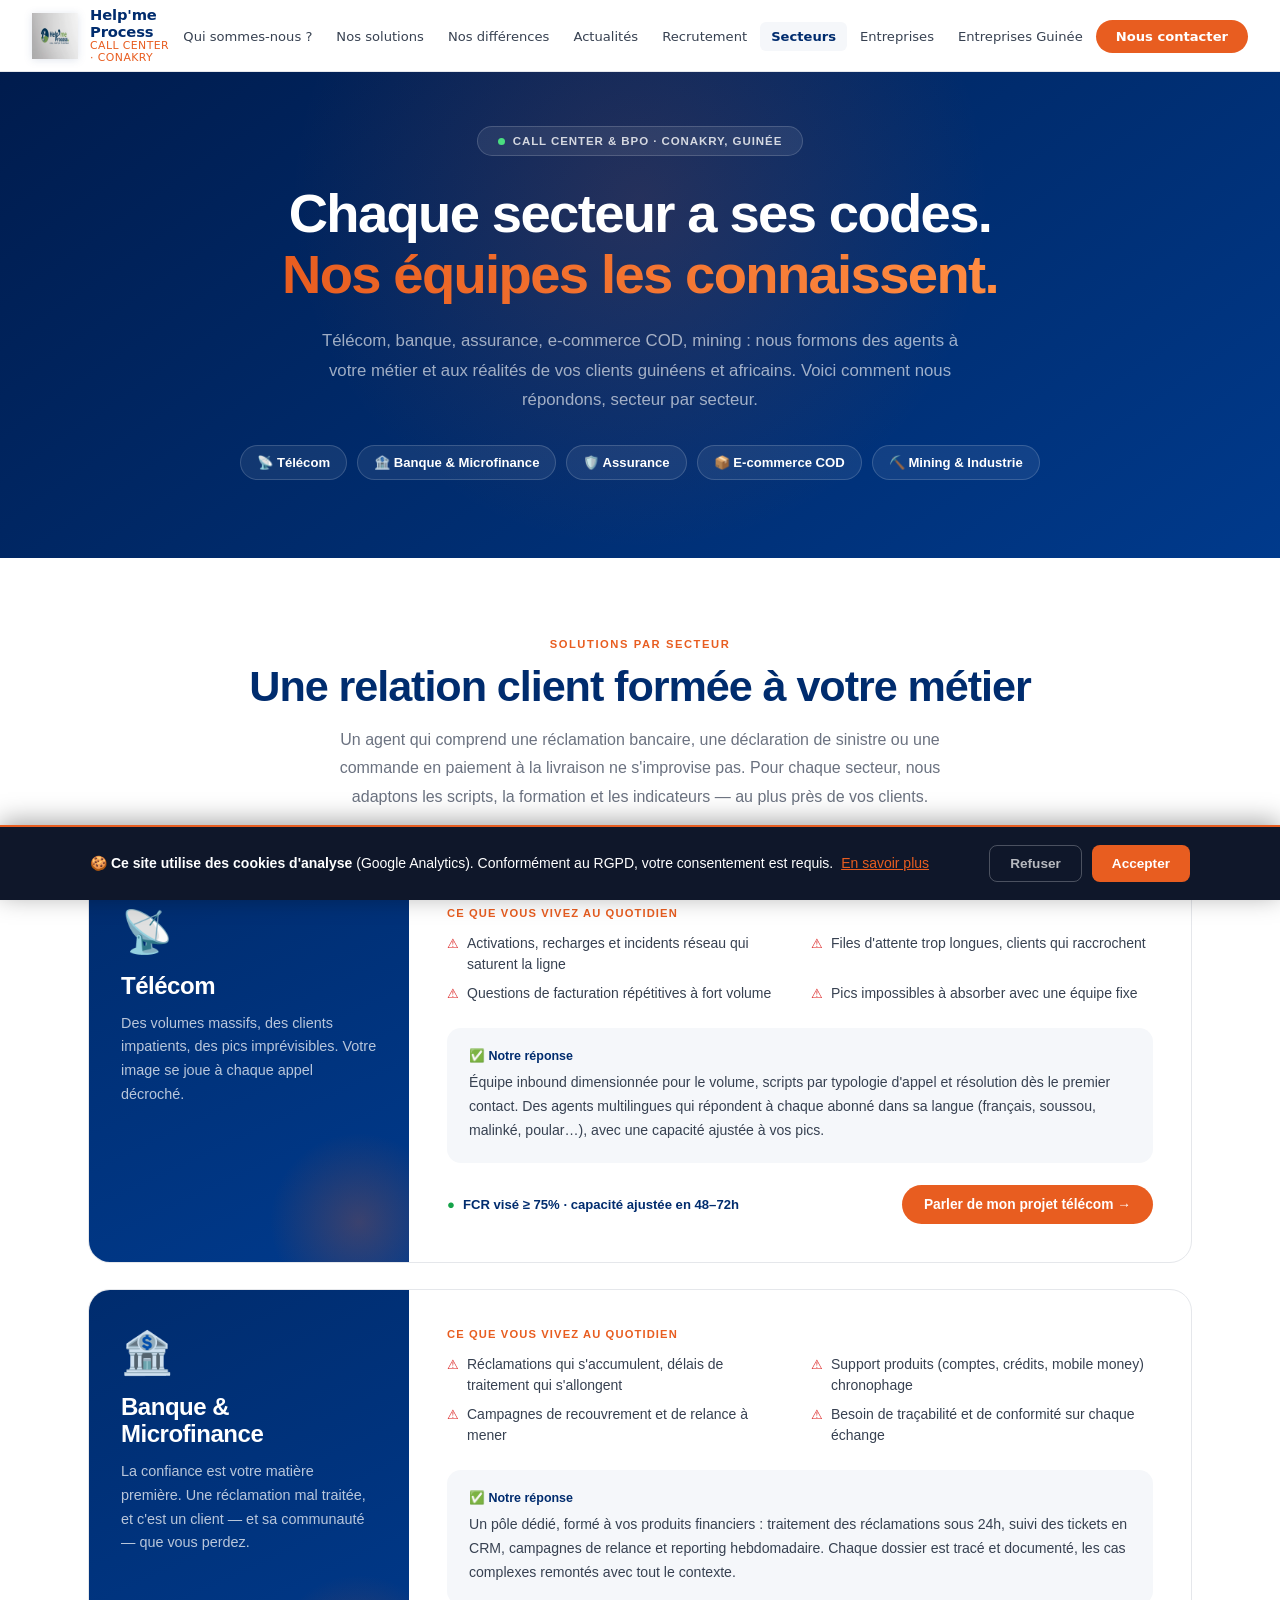
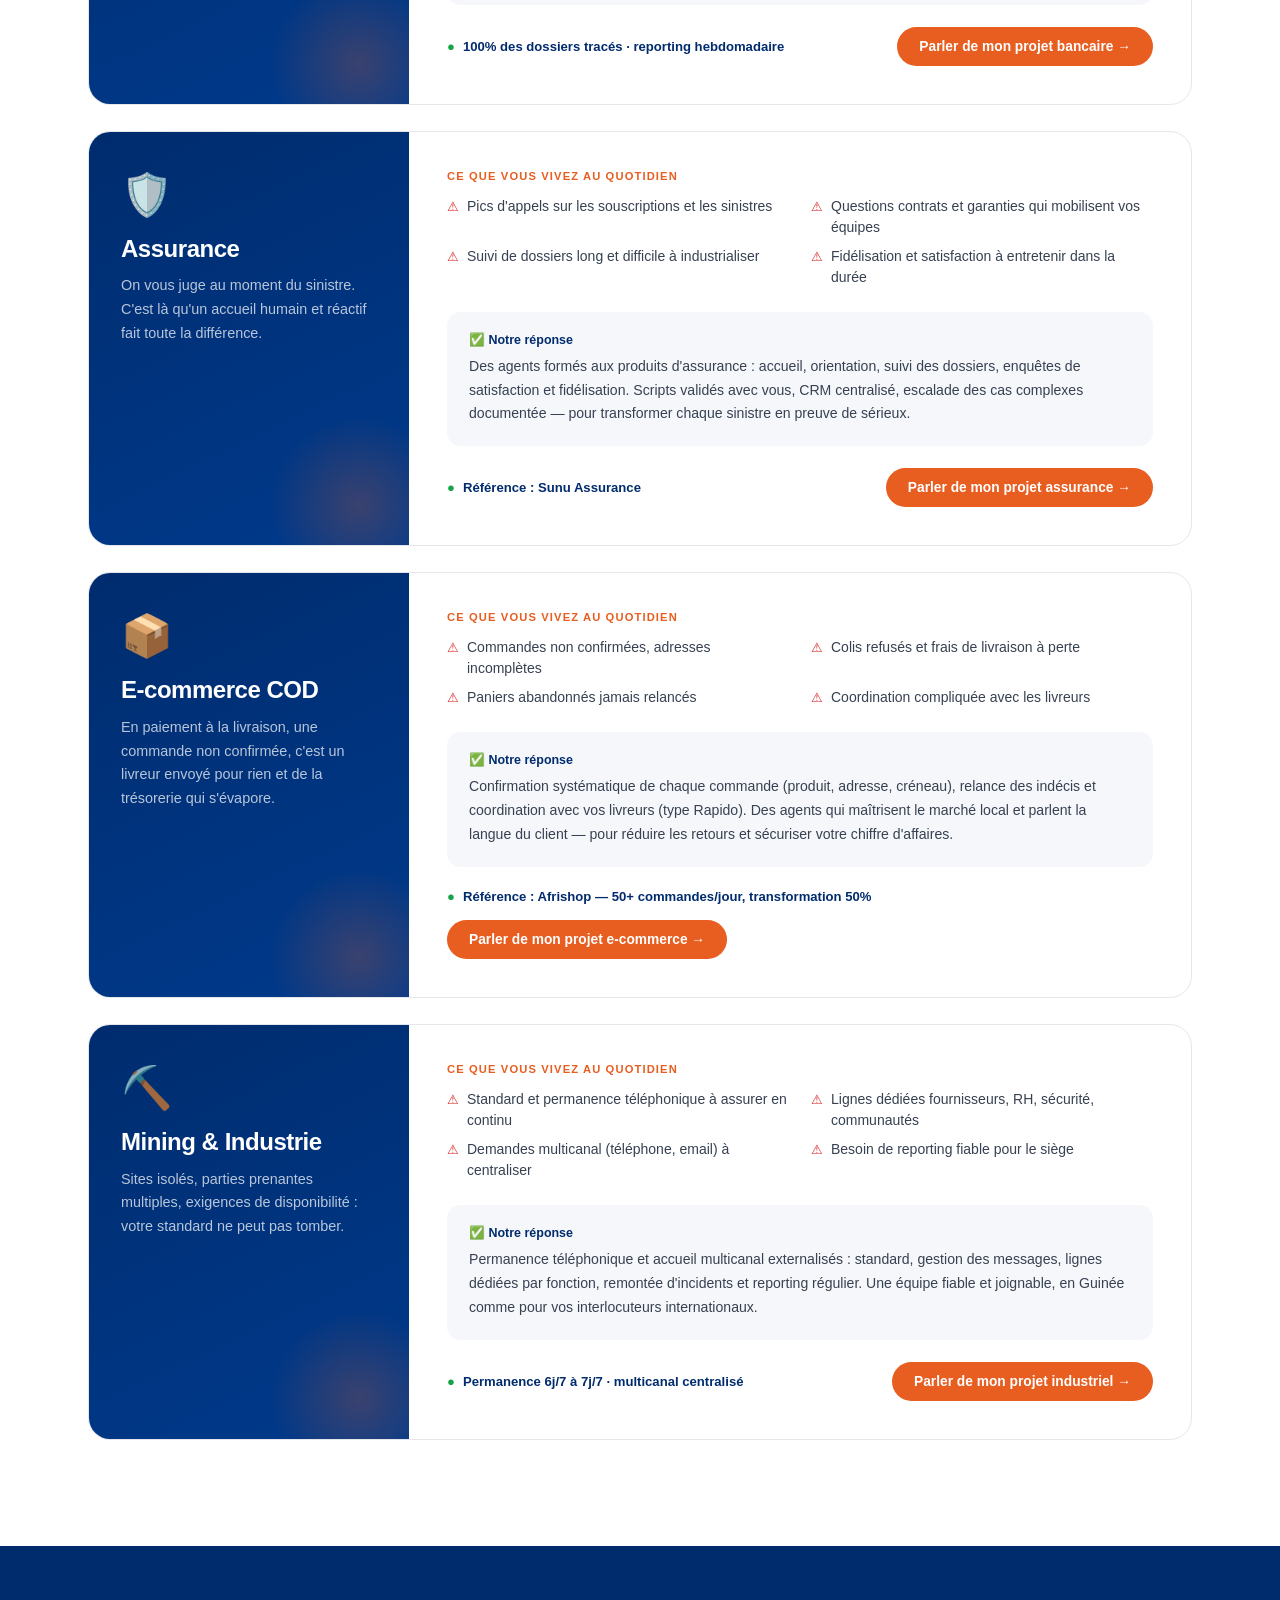
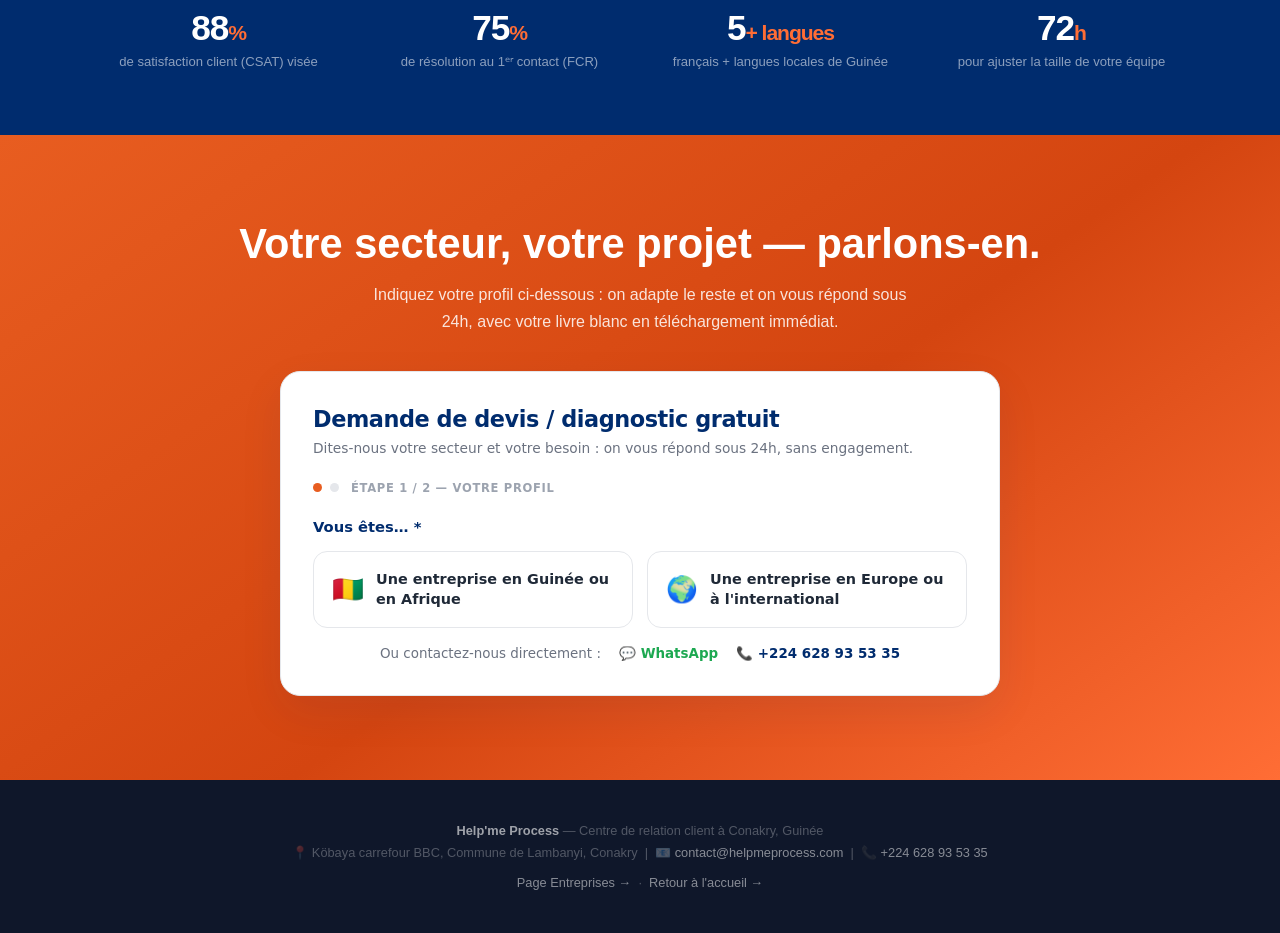
<file: solutions-secteurs.html>
<!DOCTYPE html>
<html lang="fr">
<head>
  <meta charset="UTF-8"/>
  <meta name="viewport" content="width=device-width, initial-scale=1.0"/>
  <meta name="description" content="Call center & BPO à Conakry par secteur : télécom, banque & microfinance, assurance, e-commerce COD, mining & industrie. Des équipes formées à votre métier, ancrées dans les réalités guinéennes et africaines."/>
  <title>Solutions par secteur | Help'me Process — Call Center Conakry</title>
  <link rel="canonical" href="https://helpmeprocess.com/solutions-secteurs.html"/>
  <meta property="og:title" content="Solutions par secteur — Help'me Process, call center à Conakry"/>
  <meta property="og:description" content="Télécom, banque, assurance, e-commerce COD, mining : une relation client gérée par des équipes formées à votre secteur, en Guinée comme à l'international."/>
  <meta property="og:type" content="website"/>
  <meta property="og:locale" content="fr_FR"/>
  <meta property="og:url" content="https://helpmeprocess.com/solutions-secteurs.html"/>
  <meta property="og:site_name" content="Help'me Process"/>
  <meta property="og:image" content="https://helpmeprocess.com/hero-team.jpeg"/>
  <meta http-equiv="Content-Security-Policy" content="default-src 'self'; img-src 'self' data:; style-src 'self' 'unsafe-inline' https://fonts.googleapis.com; font-src 'self' https://fonts.gstatic.com; script-src 'self' 'unsafe-inline'; connect-src 'self'; object-src 'none'; base-uri 'self'; form-action 'self'; frame-ancestors 'none'; upgrade-insecure-requests"/>
  <meta http-equiv="X-Content-Type-Options" content="nosniff"/>
  <meta name="referrer" content="strict-origin-when-cross-origin"/>
  <meta name="theme-color" content="#002C6E"/>
  <link rel="icon" href="logo.jpeg" type="image/jpeg"/>
  <link rel="apple-touch-icon" href="logo.jpeg"/>
  <link rel="preconnect" href="https://fonts.googleapis.com"/>
  <link rel="preconnect" href="https://fonts.gstatic.com" crossorigin/>
  <link href="https://fonts.googleapis.com/css2?family=Inter:wght@300;400;500;600;700;800;900&display=swap" rel="stylesheet"/>
  <style>
    *,*::before,*::after{box-sizing:border-box;margin:0;padding:0}
    :root{
      --navy:#002C6E;--navy2:#003A8C;--navy3:#001A4A;
      --orange:#E85D20;--orange2:#FF6D35;
      --light:#F5F7FA;--dark:#0F172A;
      --gray:#6B7280;--border:#E5E7EB;--text:#1F2937;--text2:#374151;
      --green:#16A34A;--gold:#C8960E;
    }
    html{scroll-behavior:smooth}
    body{font-family:'Inter',sans-serif;color:var(--text);background:#fff;-webkit-font-smoothing:antialiased;overflow-x:hidden}

    /* HERO */
    .cover{
      min-height:62vh;padding:120px 48px 72px;
      background:linear-gradient(145deg,var(--navy3) 0%,var(--navy) 55%,var(--navy2) 100%);
      position:relative;overflow:hidden;text-align:center;display:flex;align-items:center;justify-content:center;
    }
    .cover::after{content:'';position:absolute;top:-180px;left:50%;transform:translateX(-50%);width:760px;height:760px;border-radius:50%;background:radial-gradient(circle,rgba(232,93,32,.16),transparent 65%);pointer-events:none}
    .cover-inner{position:relative;z-index:1;max-width:880px}
    .cover-tag{display:inline-flex;align-items:center;gap:8px;background:rgba(255,255,255,.08);border:1px solid rgba(255,255,255,.16);color:rgba(255,255,255,.8);padding:8px 20px;border-radius:50px;font-size:.72rem;font-weight:700;letter-spacing:.08em;text-transform:uppercase;margin-bottom:28px}
    .cover-dot{width:7px;height:7px;border-radius:50%;background:#4ADE80;animation:pulse 1.5s infinite}
    @keyframes pulse{0%,100%{opacity:1}50%{opacity:.3}}
    .cover h1{font-size:clamp(2.1rem,4.6vw,3.4rem);font-weight:900;color:#fff;line-height:1.12;letter-spacing:-.03em;margin-bottom:20px}
    .cover h1 em{font-style:normal;background:linear-gradient(90deg,var(--orange),#FF8C42);-webkit-background-clip:text;-webkit-text-fill-color:transparent;background-clip:text}
    .cover-sub{font-size:1.05rem;color:rgba(255,255,255,.62);line-height:1.75;max-width:640px;margin:0 auto 30px}
    .cover-chips{display:flex;flex-wrap:wrap;gap:10px;justify-content:center}
    .cover-chip{background:rgba(255,255,255,.07);border:1px solid rgba(255,255,255,.16);color:#fff;font-size:.82rem;font-weight:600;padding:9px 16px;border-radius:50px;text-decoration:none;transition:all .2s}
    .cover-chip:hover{background:var(--orange);border-color:var(--orange)}

    /* SECTIONS BASE */
    .sec{padding:80px 48px;max-width:1200px;margin:0 auto}
    .hd{text-align:center;margin-bottom:56px}
    .eyebrow{font-size:.7rem;font-weight:700;text-transform:uppercase;letter-spacing:.14em;color:var(--orange);display:block;margin-bottom:12px}
    h2.big{font-size:clamp(1.8rem,3.4vw,2.7rem);font-weight:900;color:var(--navy);line-height:1.15;letter-spacing:-.025em;margin-bottom:14px}
    .lead{font-size:1rem;color:var(--gray);line-height:1.8;max-width:640px;margin:0 auto}

    /* SECTOR CARDS */
    .sct{background:#fff;border:1px solid var(--border);border-radius:22px;overflow:hidden;margin-bottom:26px;display:grid;grid-template-columns:320px 1fr;scroll-margin-top:90px;transition:box-shadow .3s}
    .sct:hover{box-shadow:0 16px 48px rgba(0,44,110,.1)}
    .sct-side{background:linear-gradient(155deg,var(--navy) 0%,var(--navy2) 100%);color:#fff;padding:38px 32px;position:relative;overflow:hidden}
    .sct-side::after{content:'';position:absolute;bottom:-50px;right:-40px;width:180px;height:180px;border-radius:50%;background:radial-gradient(circle,rgba(232,93,32,.25),transparent 70%)}
    .sct-ico{font-size:2.6rem;display:block;margin-bottom:16px;position:relative;z-index:1}
    .sct-side h3{font-size:1.5rem;font-weight:900;letter-spacing:-.02em;line-height:1.15;margin-bottom:12px;position:relative;z-index:1}
    .sct-side p{font-size:.9rem;color:rgba(255,255,255,.72);line-height:1.65;position:relative;z-index:1}
    .sct-main{padding:38px 38px}
    .sct-h4{font-size:.7rem;font-weight:700;text-transform:uppercase;letter-spacing:.1em;color:var(--orange);margin-bottom:14px}
    .sct-pains{list-style:none;display:grid;grid-template-columns:1fr 1fr;gap:8px 22px;margin-bottom:24px}
    .sct-pains li{font-size:.875rem;color:var(--text2);line-height:1.5;display:flex;gap:8px;align-items:flex-start}
    .sct-pains li::before{content:'⚠';color:#DC2626;flex-shrink:0;font-size:.8rem;margin-top:1px}
    .sct-sol{background:var(--light);border-radius:14px;padding:20px 22px;margin-bottom:22px}
    .sct-sol h5{font-size:.78rem;font-weight:800;color:var(--navy);margin-bottom:8px;display:flex;align-items:center;gap:8px}
    .sct-sol p{font-size:.88rem;color:var(--text2);line-height:1.7}
    .sct-foot{display:flex;align-items:center;justify-content:space-between;gap:16px;flex-wrap:wrap}
    .sct-proof{font-size:.82rem;color:var(--navy);font-weight:600;display:flex;align-items:center;gap:8px}
    .sct-proof .pdot{color:var(--green)}
    .sct-cta{display:inline-flex;align-items:center;gap:8px;background:var(--orange);color:#fff;font-weight:700;font-size:.86rem;padding:12px 22px;border-radius:50px;text-decoration:none;transition:all .2s;white-space:nowrap}
    .sct-cta:hover{background:var(--orange2);transform:translateY(-2px);box-shadow:0 8px 22px rgba(232,93,32,.3)}

    /* CROSS-SECTOR STRIP */
    .strip{background:var(--navy);padding:64px 48px}
    .strip-in{max-width:1100px;margin:0 auto;display:grid;grid-template-columns:repeat(4,1fr);gap:24px;text-align:center}
    .strip-item .n{font-size:2.2rem;font-weight:900;color:#fff;letter-spacing:-.03em;line-height:1}
    .strip-item .n span{color:var(--orange2);font-size:60%}
    .strip-item .l{font-size:.82rem;color:rgba(255,255,255,.55);margin-top:8px;line-height:1.4}

    /* FORM SECTION */
    .form-sec{background:linear-gradient(145deg,var(--orange) 0%,#D44510 55%,var(--orange2) 100%);padding:84px 24px;text-align:center}
    .form-sec h2{font-size:clamp(1.8rem,3.4vw,2.6rem);font-weight:900;color:#fff;line-height:1.18;margin-bottom:12px}
    .form-sec p.intro{color:rgba(255,255,255,.85);font-size:1rem;max-width:560px;margin:0 auto 36px;line-height:1.7}

    /* FOOTER */
    .pres-footer{background:var(--dark);padding:40px 48px;text-align:center}
    .pres-footer p{font-size:.8rem;color:rgba(255,255,255,.28);line-height:1.7}
    .pres-footer a{color:rgba(255,255,255,.5);text-decoration:none}
    .pres-footer a:hover{color:#fff}

    /* FADE */
    .fi{opacity:0;transform:translateY(22px);transition:opacity .6s ease,transform .6s ease}
    .fi.on{opacity:1;transform:none}

    @media(max-width:860px){
      .sct{grid-template-columns:1fr}
      .strip-in{grid-template-columns:1fr 1fr;gap:28px 16px}
    }
    @media(max-width:600px){
      .cover{padding:104px 20px 56px}
      .sec{padding:56px 20px}
      .sct-main{padding:28px 22px}
      .sct-pains{grid-template-columns:1fr}
      .strip{padding:48px 20px}
      .sct-foot{flex-direction:column;align-items:flex-start}
      .sct-cta{width:100%;justify-content:center}
    }
  </style>
  <!-- Google Analytics 4 -->
  <script>
    window.dataLayer=window.dataLayer||[];function gtag(){dataLayer.push(arguments);}
    gtag('consent','default',{'analytics_storage':'denied','ad_storage':'denied'});
    function loadGA4(){
      if(document.getElementById('ga4script')) return;
      var s=document.createElement('script');s.id='ga4script';s.async=true;
      s.src='https://www.googletagmanager.com/gtag/js?id=G-37403M153P';
      document.head.appendChild(s);
      gtag('consent','update',{'analytics_storage':'granted'});
      gtag('js',new Date());gtag('config','G-37403M153P');
    }
    if(localStorage.getItem('hp_cookie_consent')==='granted') loadGA4();
  </script>
  <link rel="stylesheet" href="/nav.css"/>
  <link rel="stylesheet" href="/lead-form.css"/>
</head>
<body>

<!-- Navigation injectée par /nav.js -->

<!-- HERO -->
<section class="cover">
  <div class="cover-inner">
    <div class="cover-tag"><span class="cover-dot"></span>Call Center &amp; BPO · Conakry, Guinée</div>
    <h1>Chaque secteur a ses codes.<br/><em>Nos équipes les connaissent.</em></h1>
    <p class="cover-sub">Télécom, banque, assurance, e-commerce COD, mining : nous formons des agents à votre métier et aux réalités de vos clients guinéens et africains. Voici comment nous répondons, secteur par secteur.</p>
    <div class="cover-chips">
      <a href="#secteur-telecom" class="cover-chip">📡 Télécom</a>
      <a href="#secteur-banque" class="cover-chip">🏦 Banque &amp; Microfinance</a>
      <a href="#secteur-assurance" class="cover-chip">🛡️ Assurance</a>
      <a href="#secteur-cod" class="cover-chip">📦 E-commerce COD</a>
      <a href="#secteur-mining" class="cover-chip">⛏️ Mining &amp; Industrie</a>
    </div>
  </div>
</section>

<!-- INTRO -->
<div class="sec">
  <div class="hd fi">
    <span class="eyebrow">Solutions par secteur</span>
    <h2 class="big">Une relation client formée à votre métier</h2>
    <p class="lead">Un agent qui comprend une réclamation bancaire, une déclaration de sinistre ou une commande en paiement à la livraison ne s'improvise pas. Pour chaque secteur, nous adaptons les scripts, la formation et les indicateurs — au plus près de vos clients.</p>
  </div>

  <!-- TÉLÉCOM -->
  <div class="sct fi" id="secteur-telecom">
    <div class="sct-side">
      <span class="sct-ico">📡</span>
      <h3>Télécom</h3>
      <p>Des volumes massifs, des clients impatients, des pics imprévisibles. Votre image se joue à chaque appel décroché.</p>
    </div>
    <div class="sct-main">
      <div class="sct-h4">Ce que vous vivez au quotidien</div>
      <ul class="sct-pains">
        <li>Activations, recharges et incidents réseau qui saturent la ligne</li>
        <li>Files d'attente trop longues, clients qui raccrochent</li>
        <li>Questions de facturation répétitives à fort volume</li>
        <li>Pics impossibles à absorber avec une équipe fixe</li>
      </ul>
      <div class="sct-sol">
        <h5>✅ Notre réponse</h5>
        <p>Équipe inbound dimensionnée pour le volume, scripts par typologie d'appel et résolution dès le premier contact. Des agents multilingues qui répondent à chaque abonné dans sa langue (français, soussou, malinké, poular…), avec une capacité ajustée à vos pics.</p>
      </div>
      <div class="sct-foot">
        <div class="sct-proof"><span class="pdot">●</span> FCR visé ≥ 75% · capacité ajustée en 48–72h</div>
        <a href="#devis" class="sct-cta" data-hpf-seg="local">Parler de mon projet télécom →</a>
      </div>
    </div>
  </div>

  <!-- BANQUE & MICROFINANCE -->
  <div class="sct fi" id="secteur-banque">
    <div class="sct-side">
      <span class="sct-ico">🏦</span>
      <h3>Banque &amp; Microfinance</h3>
      <p>La confiance est votre matière première. Une réclamation mal traitée, et c'est un client — et sa communauté — que vous perdez.</p>
    </div>
    <div class="sct-main">
      <div class="sct-h4">Ce que vous vivez au quotidien</div>
      <ul class="sct-pains">
        <li>Réclamations qui s'accumulent, délais de traitement qui s'allongent</li>
        <li>Support produits (comptes, crédits, mobile money) chronophage</li>
        <li>Campagnes de recouvrement et de relance à mener</li>
        <li>Besoin de traçabilité et de conformité sur chaque échange</li>
      </ul>
      <div class="sct-sol">
        <h5>✅ Notre réponse</h5>
        <p>Un pôle dédié, formé à vos produits financiers : traitement des réclamations sous 24h, suivi des tickets en CRM, campagnes de relance et reporting hebdomadaire. Chaque dossier est tracé et documenté, les cas complexes remontés avec tout le contexte.</p>
      </div>
      <div class="sct-foot">
        <div class="sct-proof"><span class="pdot">●</span> 100% des dossiers tracés · reporting hebdomadaire</div>
        <a href="#devis" class="sct-cta" data-hpf-seg="local">Parler de mon projet bancaire →</a>
      </div>
    </div>
  </div>

  <!-- ASSURANCE -->
  <div class="sct fi" id="secteur-assurance">
    <div class="sct-side">
      <span class="sct-ico">🛡️</span>
      <h3>Assurance</h3>
      <p>On vous juge au moment du sinistre. C'est là qu'un accueil humain et réactif fait toute la différence.</p>
    </div>
    <div class="sct-main">
      <div class="sct-h4">Ce que vous vivez au quotidien</div>
      <ul class="sct-pains">
        <li>Pics d'appels sur les souscriptions et les sinistres</li>
        <li>Questions contrats et garanties qui mobilisent vos équipes</li>
        <li>Suivi de dossiers long et difficile à industrialiser</li>
        <li>Fidélisation et satisfaction à entretenir dans la durée</li>
      </ul>
      <div class="sct-sol">
        <h5>✅ Notre réponse</h5>
        <p>Des agents formés aux produits d'assurance : accueil, orientation, suivi des dossiers, enquêtes de satisfaction et fidélisation. Scripts validés avec vous, CRM centralisé, escalade des cas complexes documentée — pour transformer chaque sinistre en preuve de sérieux.</p>
      </div>
      <div class="sct-foot">
        <div class="sct-proof"><span class="pdot">●</span> Référence : Sunu Assurance</div>
        <a href="#devis" class="sct-cta" data-hpf-seg="local">Parler de mon projet assurance →</a>
      </div>
    </div>
  </div>

  <!-- E-COMMERCE COD -->
  <div class="sct fi" id="secteur-cod">
    <div class="sct-side">
      <span class="sct-ico">📦</span>
      <h3>E-commerce COD</h3>
      <p>En paiement à la livraison, une commande non confirmée, c'est un livreur envoyé pour rien et de la trésorerie qui s'évapore.</p>
    </div>
    <div class="sct-main">
      <div class="sct-h4">Ce que vous vivez au quotidien</div>
      <ul class="sct-pains">
        <li>Commandes non confirmées, adresses incomplètes</li>
        <li>Colis refusés et frais de livraison à perte</li>
        <li>Paniers abandonnés jamais relancés</li>
        <li>Coordination compliquée avec les livreurs</li>
      </ul>
      <div class="sct-sol">
        <h5>✅ Notre réponse</h5>
        <p>Confirmation systématique de chaque commande (produit, adresse, créneau), relance des indécis et coordination avec vos livreurs (type Rapido). Des agents qui maîtrisent le marché local et parlent la langue du client — pour réduire les retours et sécuriser votre chiffre d'affaires.</p>
      </div>
      <div class="sct-foot">
        <div class="sct-proof"><span class="pdot">●</span> Référence : Afrishop — 50+ commandes/jour, transformation 50%</div>
        <a href="#devis" class="sct-cta" data-hpf-seg="local">Parler de mon projet e-commerce →</a>
      </div>
    </div>
  </div>

  <!-- MINING & INDUSTRIE -->
  <div class="sct fi" id="secteur-mining">
    <div class="sct-side">
      <span class="sct-ico">⛏️</span>
      <h3>Mining &amp; Industrie</h3>
      <p>Sites isolés, parties prenantes multiples, exigences de disponibilité : votre standard ne peut pas tomber.</p>
    </div>
    <div class="sct-main">
      <div class="sct-h4">Ce que vous vivez au quotidien</div>
      <ul class="sct-pains">
        <li>Standard et permanence téléphonique à assurer en continu</li>
        <li>Lignes dédiées fournisseurs, RH, sécurité, communautés</li>
        <li>Demandes multicanal (téléphone, email) à centraliser</li>
        <li>Besoin de reporting fiable pour le siège</li>
      </ul>
      <div class="sct-sol">
        <h5>✅ Notre réponse</h5>
        <p>Permanence téléphonique et accueil multicanal externalisés : standard, gestion des messages, lignes dédiées par fonction, remontée d'incidents et reporting régulier. Une équipe fiable et joignable, en Guinée comme pour vos interlocuteurs internationaux.</p>
      </div>
      <div class="sct-foot">
        <div class="sct-proof"><span class="pdot">●</span> Permanence 6j/7 à 7j/7 · multicanal centralisé</div>
        <a href="#devis" class="sct-cta" data-hpf-seg="local">Parler de mon projet industriel →</a>
      </div>
    </div>
  </div>
</div>

<!-- STRIP COMMUN -->
<div class="strip">
  <div class="strip-in">
    <div class="strip-item fi"><div class="n">88<span>%</span></div><div class="l">de satisfaction client (CSAT) visée</div></div>
    <div class="strip-item fi"><div class="n">75<span>%</span></div><div class="l">de résolution au 1ᵉʳ contact (FCR)</div></div>
    <div class="strip-item fi"><div class="n">5<span>+ langues</span></div><div class="l">français + langues locales de Guinée</div></div>
    <div class="strip-item fi"><div class="n">72<span>h</span></div><div class="l">pour ajuster la taille de votre équipe</div></div>
  </div>
</div>

<!-- FORMULAIRE -->
<div class="form-sec" id="contact-final">
  <h2>Votre secteur, votre projet — parlons-en.</h2>
  <p class="intro">Indiquez votre profil ci-dessous : on adapte le reste et on vous répond sous 24h, avec votre livre blanc en téléchargement immédiat.</p>
  <div data-hp-leadform id="devis"
       data-title="Demande de devis / diagnostic gratuit"
       data-note="Dites-nous votre secteur et votre besoin : on vous répond sous 24h, sans engagement."
       style="position:relative;z-index:1"></div>
</div>

<!-- FOOTER -->
<div class="pres-footer">
  <p>
    <strong style="color:rgba(255,255,255,.6)">Help'me Process</strong> — Centre de relation client à Conakry, Guinée<br/>
    📍 Köbaya carrefour BBC, Commune de Lambanyi, Conakry &nbsp;|&nbsp;
    📧 <a href="mailto:contact@helpmeprocess.com">contact@helpmeprocess.com</a> &nbsp;|&nbsp;
    📞 <a href="tel:+224628935335">+224 628 93 53 35</a><br/>
    <span style="margin-top:8px;display:block"><a href="presentation-entreprises.html">Page Entreprises →</a> &nbsp;·&nbsp; <a href="index.html">Retour à l'accueil →</a></span>
  </p>
</div>

<script>
  // Fade-in
  var io=new IntersectionObserver(function(es){es.forEach(function(e){if(e.isIntersecting){e.target.classList.add('on');io.unobserve(e.target);}});},{threshold:.08});
  document.querySelectorAll('.fi').forEach(function(el){io.observe(el);});
</script>

<!-- BANNIÈRE RGPD -->
<div id="cookieBanner" style="display:none;position:fixed;bottom:0;left:0;right:0;z-index:99999;background:#0F172A;border-top:2px solid #E85D20;padding:18px 24px;box-shadow:0 -4px 24px rgba(0,0,0,.35)">
  <div style="max-width:1100px;margin:0 auto;display:flex;align-items:center;gap:20px;flex-wrap:wrap;justify-content:space-between">
    <div style="flex:1;min-width:260px">
      <p style="color:#fff;font-family:'Inter',sans-serif;font-size:.875rem;line-height:1.6;margin:0">
        🍪 <strong>Ce site utilise des cookies d'analyse</strong> (Google Analytics). Conformément au RGPD, votre consentement est requis.
        <a href="mentions-legales.html" style="color:#E85D20;text-decoration:underline;margin-left:4px">En savoir plus</a>
      </p>
    </div>
    <div style="display:flex;gap:10px;flex-shrink:0">
      <button onclick="cookieDecline()" style="padding:10px 20px;border-radius:8px;border:1.5px solid rgba(255,255,255,.25);background:transparent;color:rgba(255,255,255,.7);font-family:'Inter',sans-serif;font-size:.85rem;font-weight:600;cursor:pointer">Refuser</button>
      <button onclick="cookieAccept()" style="padding:10px 20px;border-radius:8px;border:none;background:#E85D20;color:#fff;font-family:'Inter',sans-serif;font-size:.85rem;font-weight:700;cursor:pointer">Accepter</button>
    </div>
  </div>
</div>
<script>
  (function(){var consent=localStorage.getItem('hp_cookie_consent');if(!consent)document.getElementById('cookieBanner').style.display='block';})();
  function cookieAccept(){localStorage.setItem('hp_cookie_consent','granted');document.getElementById('cookieBanner').style.display='none';loadGA4();}
  function cookieDecline(){localStorage.setItem('hp_cookie_consent','denied');document.getElementById('cookieBanner').style.display='none';}
</script>

<script src="/lead-form.js" defer></script>
<script src="/nav.js" defer></script>
<script src="/back-to-top.js" defer></script>
<script src="/sticky-cta.js" defer></script>
</body>
</html>
</file>
<file: nav.css>
/* ============================================================
   Navbar partagée Help'me Process
   Source unique de vérité pour la navigation des pages marketing.
   Masque l'ancienne navbar (divergente) de chaque page sans toucher
   à son JS, puis nav.js injecte la navbar #hp-nav identique partout.
   ============================================================ */

/* Masque les anciennes navbars intégrées page par page (quel que soit
   leur id/classe) ainsi que les anciens menus mobiles. #hp-nav est exclu. */
nav:not(#hp-nav), .mob-nav, #mobnav { display: none !important; }

/* ---- Barre principale ---- */
#hp-nav{
  position:fixed; inset:0 0 auto; z-index:1000;
  height:72px; display:flex; align-items:center; padding:0 32px;
  background:#fff; border-bottom:1px solid #E5E7EB;
  transition:box-shadow .3s; font-family:'Inter',system-ui,sans-serif;
}
#hp-nav.scrolled{ box-shadow:0 2px 20px rgba(0,0,0,.08); }
#hp-nav .hpnav-inner{
  display:flex; align-items:center; justify-content:space-between;
  width:100%; max-width:1280px; margin:0 auto;
}
#hp-nav .hpnav-logo{ display:flex; align-items:center; gap:12px; text-decoration:none; }
#hp-nav .hpnav-logo img{ height:46px; display:block; filter:drop-shadow(0 1px 4px rgba(0,44,110,.12)); }
#hp-nav .hpnav-logo-text{ display:flex; flex-direction:column; line-height:1.1; }
#hp-nav .hpnav-logo-text strong{ font-size:.92rem; font-weight:800; color:#002C6E; letter-spacing:-.01em; }
#hp-nav .hpnav-logo-text span{ font-size:.68rem; font-weight:500; color:#E85D20; letter-spacing:.04em; text-transform:uppercase; }

#hp-nav .hpnav-links{ display:flex; align-items:center; gap:2px; list-style:none; margin:0; padding:0; }
#hp-nav .hpnav-links a{
  text-decoration:none; color:#374151; font-weight:500; font-size:.82rem;
  padding:7px 11px; border-radius:6px; transition:all .2s; white-space:nowrap;
}
#hp-nav .hpnav-links a:hover{ color:#002C6E; background:#F5F7FA; }
#hp-nav .hpnav-links a.active{ color:#002C6E; font-weight:700; background:#F5F7FA; }

#hp-nav .hpnav-cta{
  background:#E85D20; color:#fff !important;
  padding:9px 20px !important; border-radius:50px !important;
  font-weight:600 !important; font-size:.82rem !important; white-space:nowrap;
}
#hp-nav .hpnav-cta:hover{
  background:#FF6D35 !important; transform:translateY(-1px);
  box-shadow:0 4px 16px rgba(232,93,32,.35) !important;
}

#hp-nav .hpnav-burger{ display:none; flex-direction:column; gap:5px; cursor:pointer; padding:4px; }
#hp-nav .hpnav-burger span{ width:24px; height:2px; background:#002C6E; border-radius:2px; transition:.3s; }

/* ---- Menu mobile déroulant ---- */
#hp-mobnav{
  display:none; position:fixed; inset:72px 0 0;
  background:#fff; z-index:999; padding:24px;
  flex-direction:column; gap:4px; border-top:1px solid #E5E7EB;
  font-family:'Inter',system-ui,sans-serif;
}
#hp-mobnav.open{ display:flex; }
#hp-mobnav a{
  font-size:1rem; font-weight:500; color:#374151; text-decoration:none;
  padding:12px 16px; border-radius:8px; transition:background .2s;
}
#hp-mobnav a:hover{ background:#F5F7FA; }
#hp-mobnav a.active{ color:#002C6E; font-weight:700; background:#F5F7FA; }

/* ---- Responsive ---- */
@media(max-width:1100px){ #hp-nav{ padding:0 20px; } }
@media(max-width:640px){
  #hp-nav .hpnav-links{ display:none; }
  #hp-nav .hpnav-burger{ display:flex; }
  #hp-nav .hpnav-logo-text{ display:none; }
}
</file>
<file: lead-form.css>
/* ============================================================
   Formulaire unique adaptatif Help'me Process
   Composant réutilisable injecté par /lead-form.js dans tout
   conteneur [data-hp-leadform]. Couleurs en dur (comme nav.css)
   pour rester cohérent quelle que soit la page hôte.
   ============================================================ */

.hpf{
  font-family:'Inter',system-ui,sans-serif;
  background:#fff;border:1px solid #E5E7EB;border-radius:20px;
  padding:34px 32px;max-width:720px;margin:0 auto;
  box-shadow:0 16px 44px rgba(0,44,110,.08);
  color:#1F2937;text-align:left;
}
.hpf *{box-sizing:border-box}
.hpf-head{margin-bottom:22px}
.hpf-head h3{font-size:1.4rem;font-weight:900;color:#002C6E;letter-spacing:-.02em;margin:0 0 6px}
.hpf-note{font-size:.86rem;color:#6B7280;margin:0;line-height:1.5}

/* progression */
.hpf-progress{display:flex;align-items:center;gap:8px;margin-bottom:22px}
.hpf-dot{width:9px;height:9px;border-radius:50%;background:#E5E7EB;transition:background .3s}
.hpf-dot.on{background:#E85D20}
.hpf-progress small{font-size:.72rem;font-weight:700;letter-spacing:.06em;text-transform:uppercase;color:#9CA3AF;margin-left:4px}

/* étape 1 : orientation */
.hpf-q{font-size:.92rem;font-weight:700;color:#002C6E;margin:0 0 14px}
.hpf-choices{display:grid;grid-template-columns:1fr 1fr;gap:14px}
.hpf-choice{
  position:relative;display:flex;align-items:center;gap:12px;
  border:1.5px solid #E5E7EB;border-radius:14px;padding:18px 18px;
  cursor:pointer;transition:all .2s;background:#fff;
}
.hpf-choice:hover{border-color:#002C6E;background:#F8FAFF}
.hpf-choice input{position:absolute;opacity:0;pointer-events:none}
.hpf-choice .hpf-choice-flag{font-size:1.6rem;line-height:1;flex-shrink:0}
.hpf-choice .hpf-choice-txt{font-size:.9rem;font-weight:600;color:#1F2937;line-height:1.35}
.hpf-choice.sel{border-color:#E85D20;background:rgba(232,93,32,.06);box-shadow:0 4px 18px rgba(232,93,32,.14)}
.hpf-choice.sel::after{content:'✓';position:absolute;top:10px;right:12px;color:#E85D20;font-weight:900;font-size:.95rem}

/* étape 2 : champs */
.hpf-step2{margin-top:24px}
.hpf-step2[hidden]{display:none}
.hpf-fg{margin-bottom:15px}
.hpf-fg label{display:block;font-size:.8rem;font-weight:600;color:#374151;margin-bottom:6px}
.hpf-row{display:grid;grid-template-columns:1fr 1fr;gap:14px}
.hpf input,.hpf select,.hpf textarea{
  width:100%;padding:13px 15px;border:1.5px solid #E5E7EB;border-radius:10px;
  font-size:.95rem;font-family:inherit;color:#1F2937;background:#fff;transition:border .2s;
}
.hpf input:focus,.hpf select:focus,.hpf textarea:focus{outline:none;border-color:#002C6E}
.hpf textarea{resize:vertical;min-height:88px}
.hpf select{appearance:none;-webkit-appearance:none;background-image:url("data:image/svg+xml,%3Csvg xmlns='http://www.w3.org/2000/svg' width='12' height='8' viewBox='0 0 12 8'%3E%3Cpath d='M1 1l5 5 5-5' stroke='%236B7280' stroke-width='1.6' fill='none' stroke-linecap='round'/%3E%3C/svg%3E");background-repeat:no-repeat;background-position:right 14px center;padding-right:36px}
.hpf-tel{display:flex;gap:8px}
.hpf-tel select{flex:0 0 124px}
.hpf-tel input{flex:1}
.hpf .hpf-err-field{border-color:#DC2626}
.hpf-hp{position:absolute!important;left:-9999px!important;width:1px!important;height:1px!important;opacity:0}

/* bouton */
.hpf-submit{
  width:100%;margin-top:6px;padding:15px;border:none;border-radius:50px;cursor:pointer;
  background:#E85D20;color:#fff;font-family:inherit;font-size:.98rem;font-weight:700;
  transition:all .2s;display:inline-flex;align-items:center;justify-content:center;gap:8px;
}
.hpf-submit:hover{background:#FF6D35;transform:translateY(-2px);box-shadow:0 8px 24px rgba(232,93,32,.32)}
.hpf-submit:disabled{opacity:.6;cursor:default;transform:none;box-shadow:none}
.hpf-rgpd{font-size:.74rem;color:#6B7280;text-align:center;margin:14px 0 0;line-height:1.5}

/* messages */
.hpf-msg{margin-top:14px;padding:13px 16px;border-radius:10px;font-size:.88rem;font-weight:600;line-height:1.55}
.hpf-msg[hidden]{display:none}
.hpf-msg.err{background:rgba(220,38,38,.08);color:#B91C1C}
.hpf-msg.err a{color:#B91C1C;font-weight:700}

/* écran succès + livre blanc */
.hpf-success{text-align:center;padding:12px 4px}
.hpf-success[hidden]{display:none}
.hpf-success-ico{font-size:2.6rem;line-height:1;margin-bottom:12px}
.hpf-success h4{font-size:1.35rem;font-weight:900;color:#002C6E;margin:0 0 8px}
.hpf-success>p{font-size:.95rem;color:#374151;line-height:1.6;margin:0 auto 22px;max-width:420px}
.hpf-wp{background:linear-gradient(135deg,#FFF8EE,#FFFDF8);border:1px solid rgba(200,150,14,.4);border-radius:16px;padding:24px 22px}
.hpf-wp p{font-size:.9rem;color:#374151;margin:0 0 14px;font-weight:600}
.hpf-wp-btn{
  display:inline-flex;align-items:center;gap:8px;background:#E85D20;color:#fff;
  font-weight:700;font-size:.92rem;padding:13px 26px;border-radius:50px;
  text-decoration:none;transition:all .2s;
}
.hpf-wp-btn:hover{background:#FF6D35;transform:translateY(-2px);box-shadow:0 8px 24px rgba(232,93,32,.32)}
.hpf-success .hpf-alt{margin-top:18px;font-size:.82rem;color:#6B7280}
.hpf-success .hpf-alt a{color:#002C6E;font-weight:700;text-decoration:none}

/* contact secondaire sous le formulaire */
.hpf-secondary{display:flex;align-items:center;justify-content:center;gap:18px;flex-wrap:wrap;margin-top:18px;font-size:.84rem;color:#6B7280}
.hpf-secondary a{color:#002C6E;font-weight:700;text-decoration:none;display:inline-flex;align-items:center;gap:6px}
.hpf-secondary a:hover{color:#E85D20}
.hpf-secondary .hpf-wa{color:#1DA851}

@media(max-width:560px){
  .hpf{padding:26px 20px}
  .hpf-choices,.hpf-row{grid-template-columns:1fr}
  .hpf-head h3{font-size:1.2rem}
}

/* Renforcement de spécificité : empêche la typographie de la page hôte
   (ex. .final-cta p, .contact p…) d'écraser les couleurs/tailles du
   composant et de rendre du texte invisible sur la carte blanche. */
.hpf .hpf-head h3,.hpf .hpf-success h4{color:#002C6E;margin:0 0 6px}
.hpf .hpf-note{color:#6B7280;font-size:.86rem;line-height:1.5;margin:0}
.hpf .hpf-q{color:#002C6E;font-size:.92rem;line-height:1.4;margin:0 0 14px}
.hpf .hpf-rgpd{color:#6B7280;font-size:.74rem;line-height:1.5;margin:14px 0 0}
.hpf .hpf-success>p{color:#374151;font-size:.95rem;line-height:1.6;margin:0 auto 22px}
.hpf .hpf-wp p{color:#374151;font-size:.9rem;margin:0 0 14px}
.hpf .hpf-alt{color:#6B7280;font-size:.82rem;margin:18px 0 0}
.hpf .hpf-fg label{color:#374151;font-size:.8rem;margin:0 0 6px}
</file>
